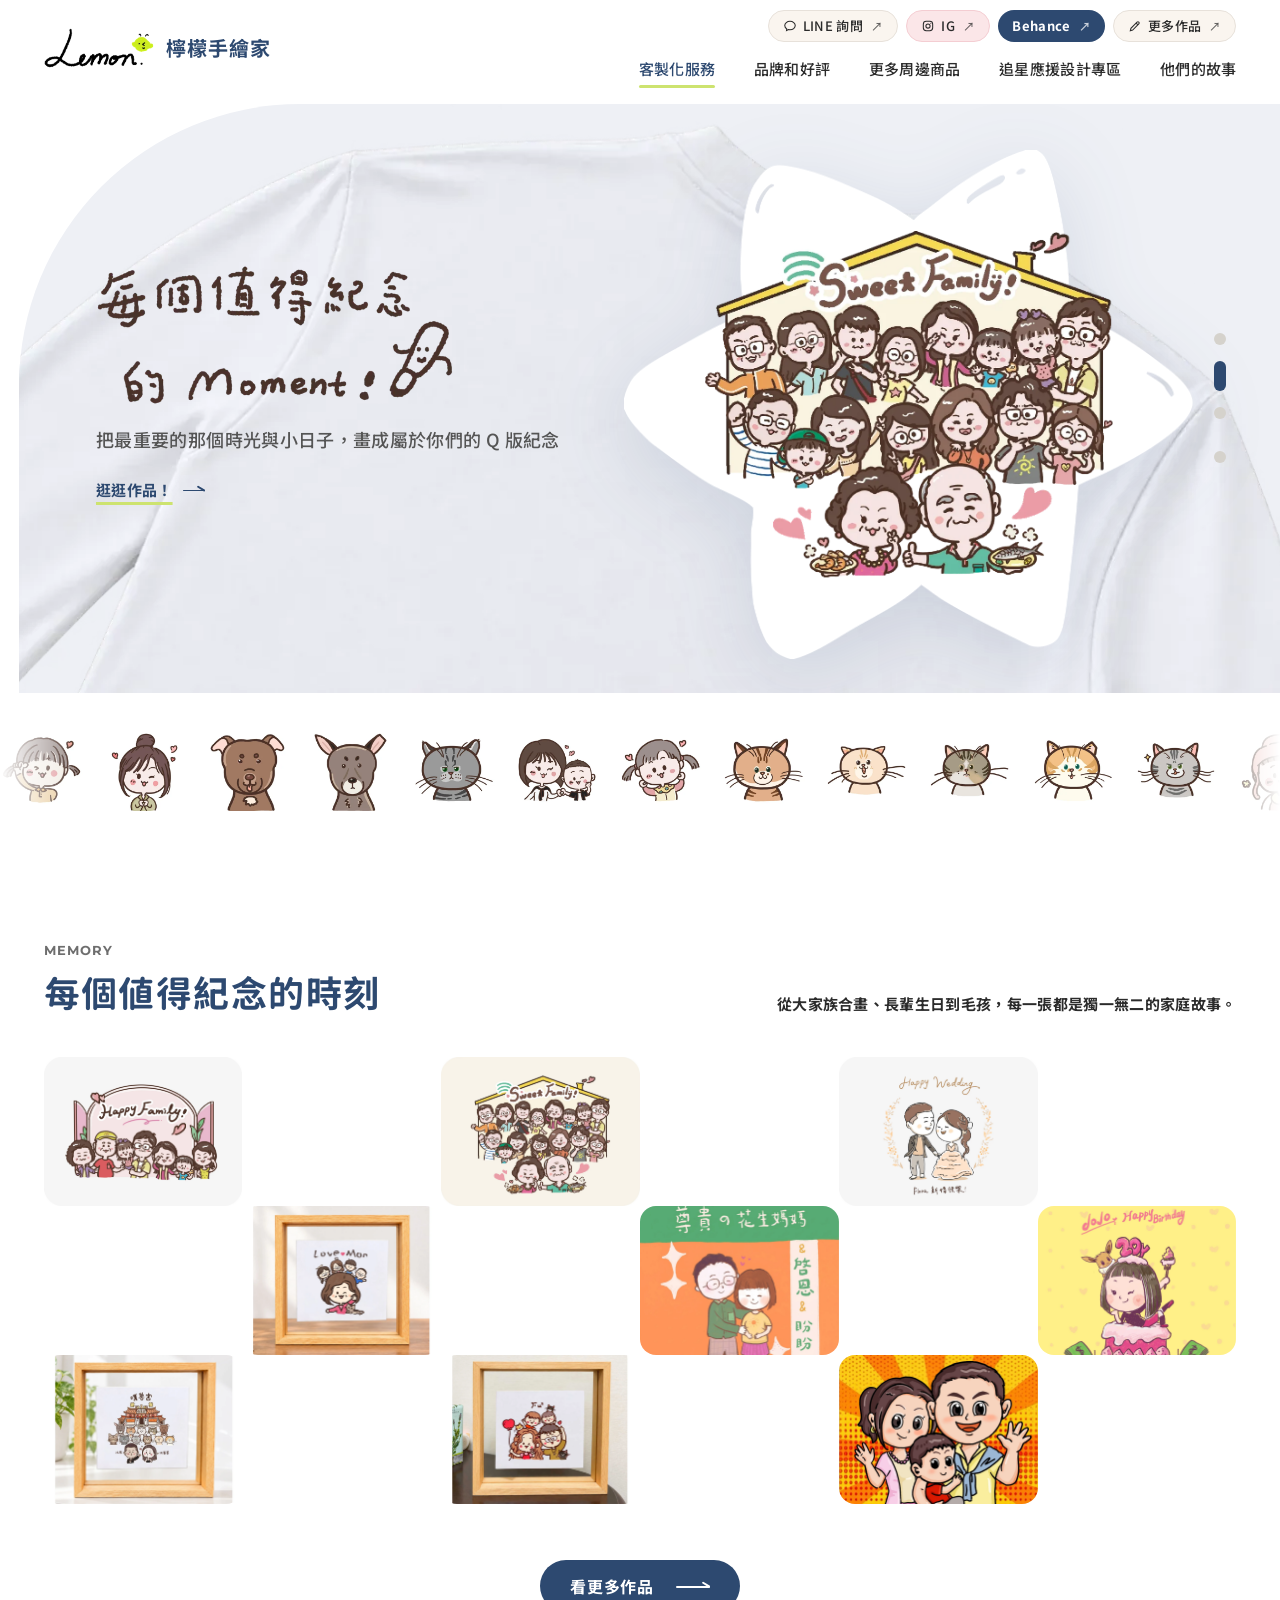
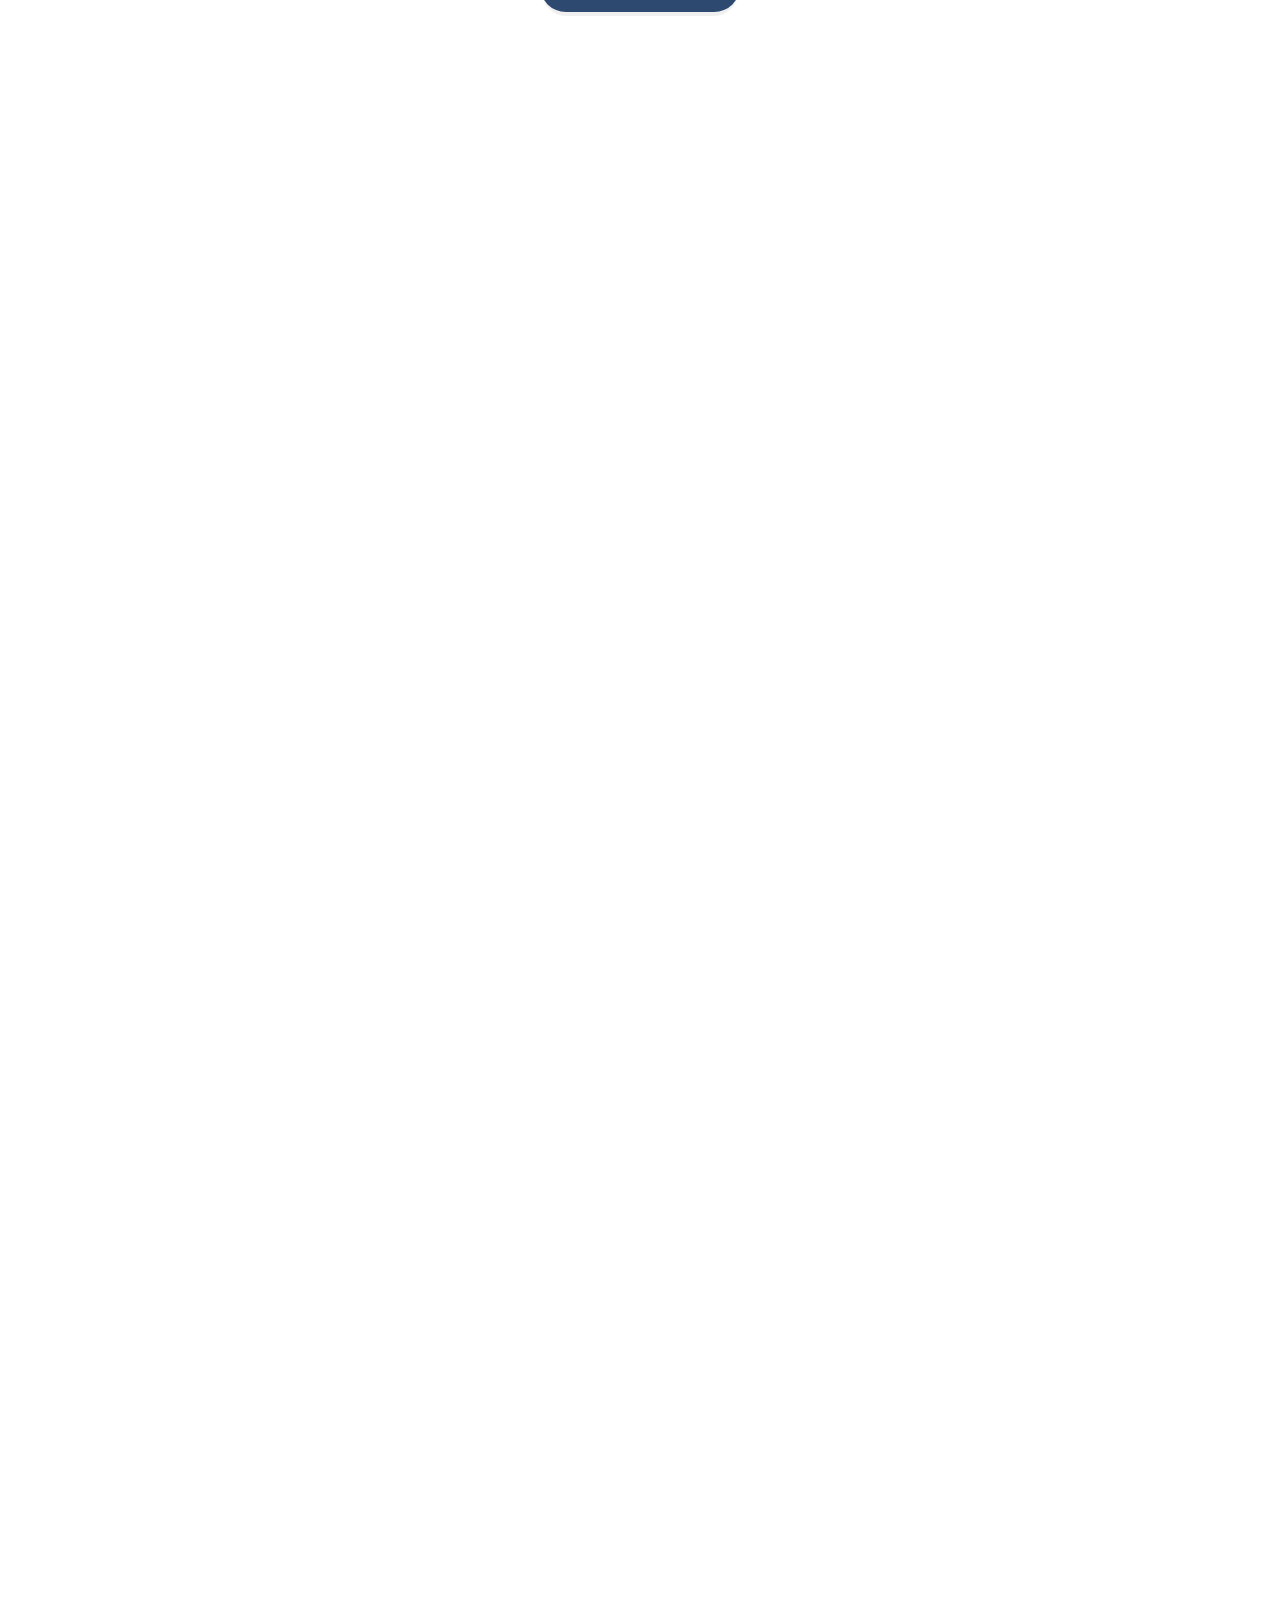
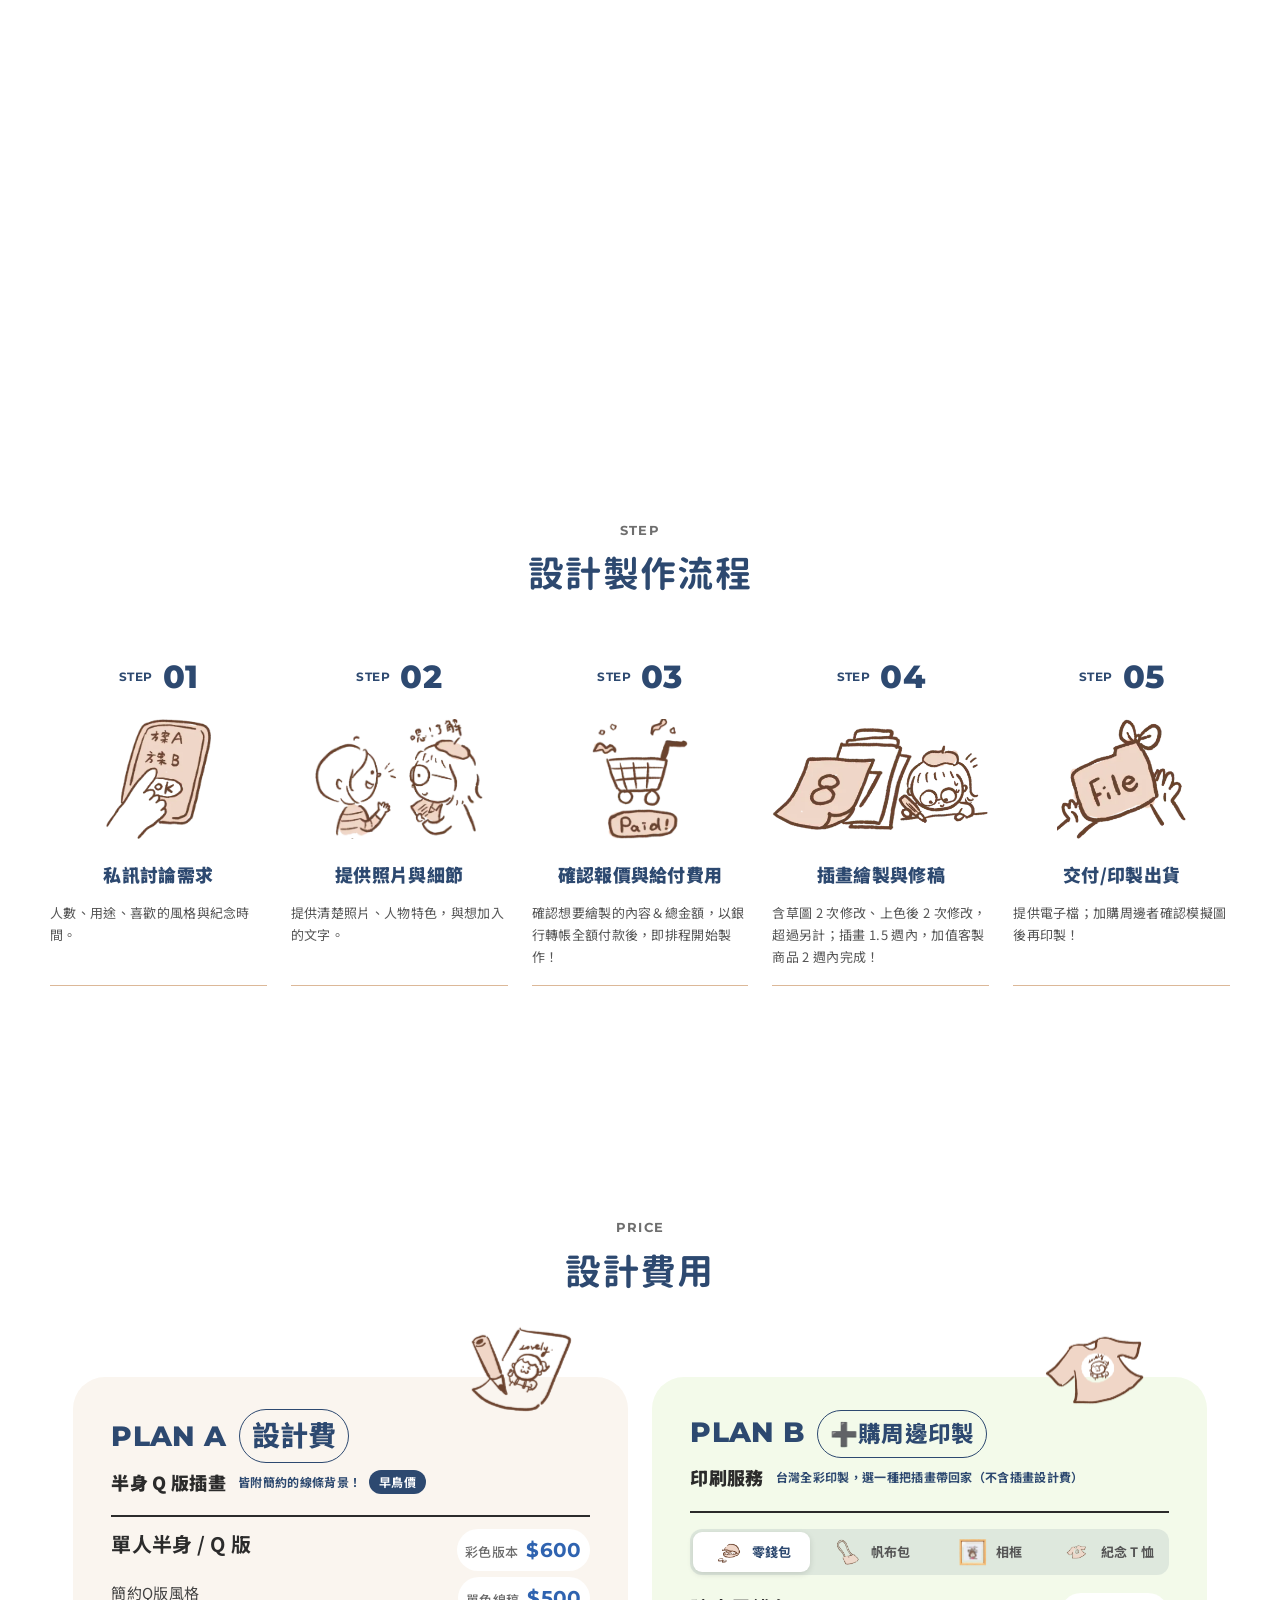
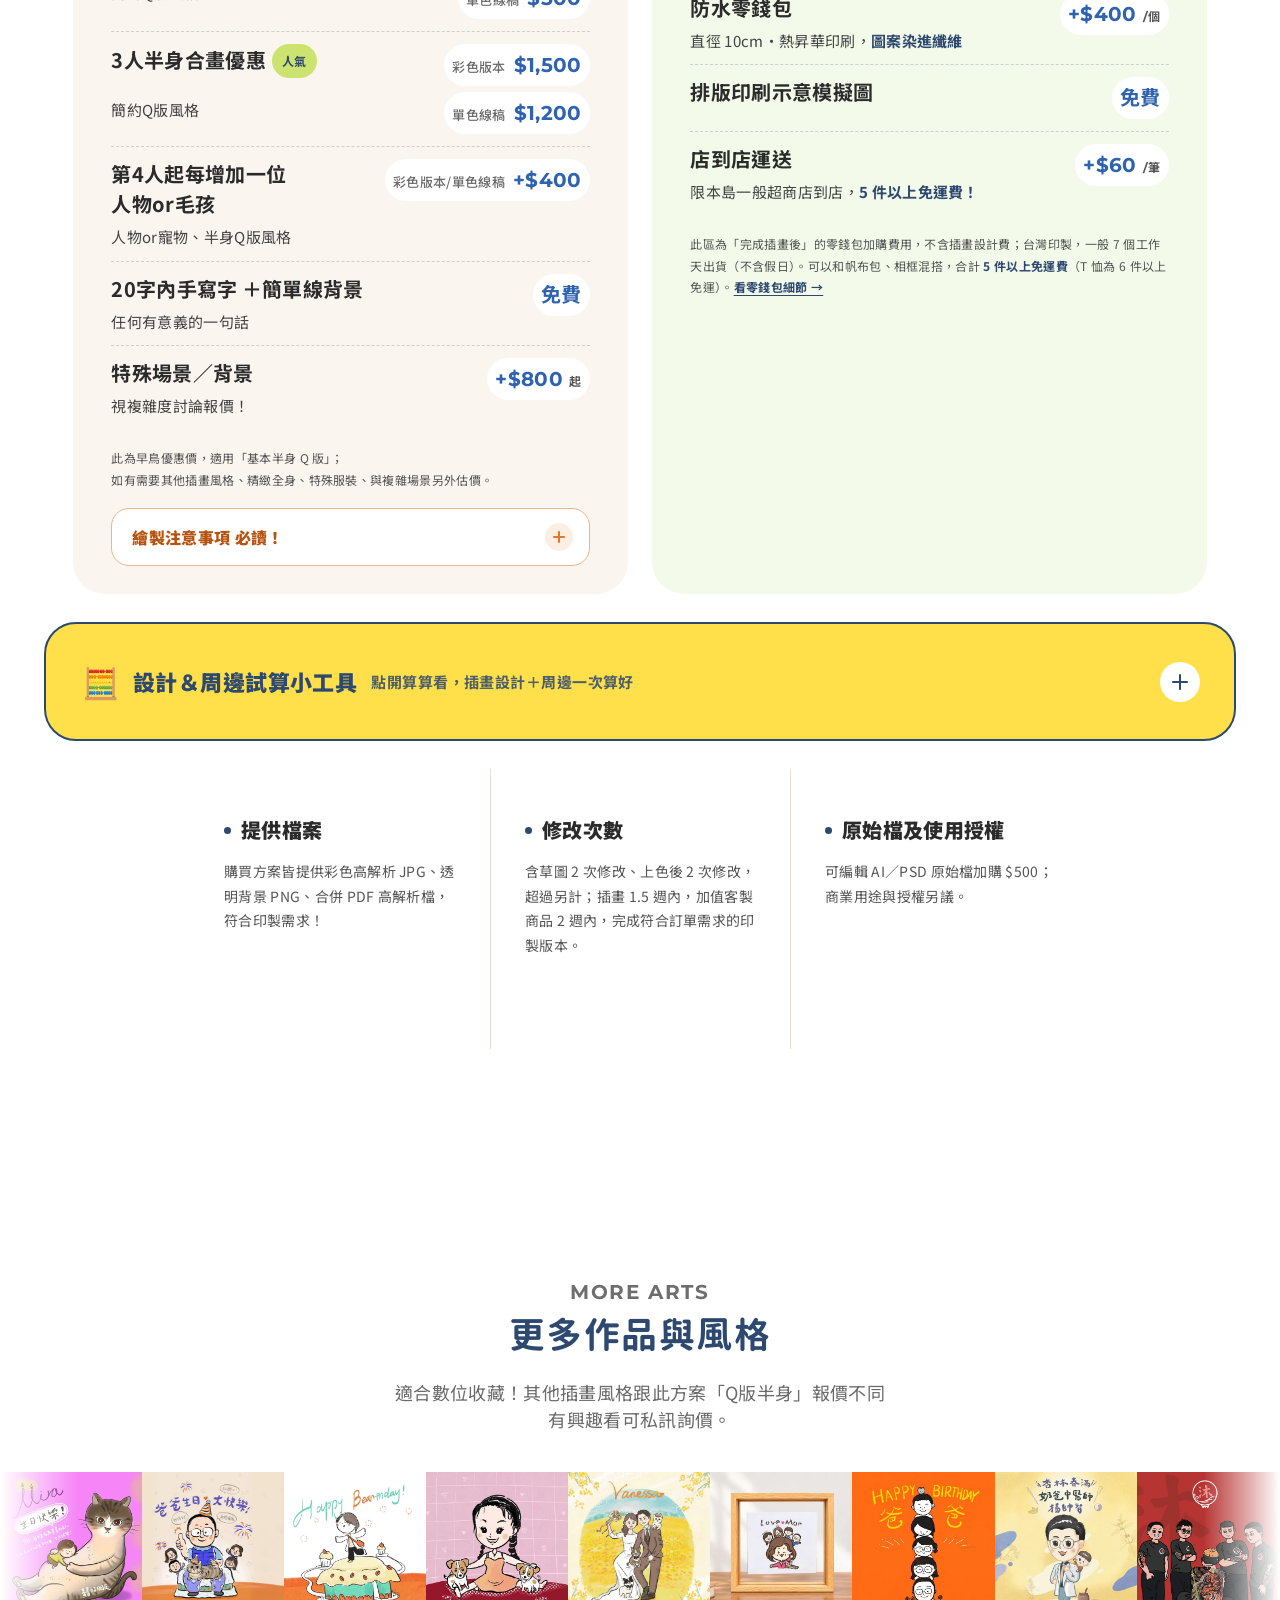
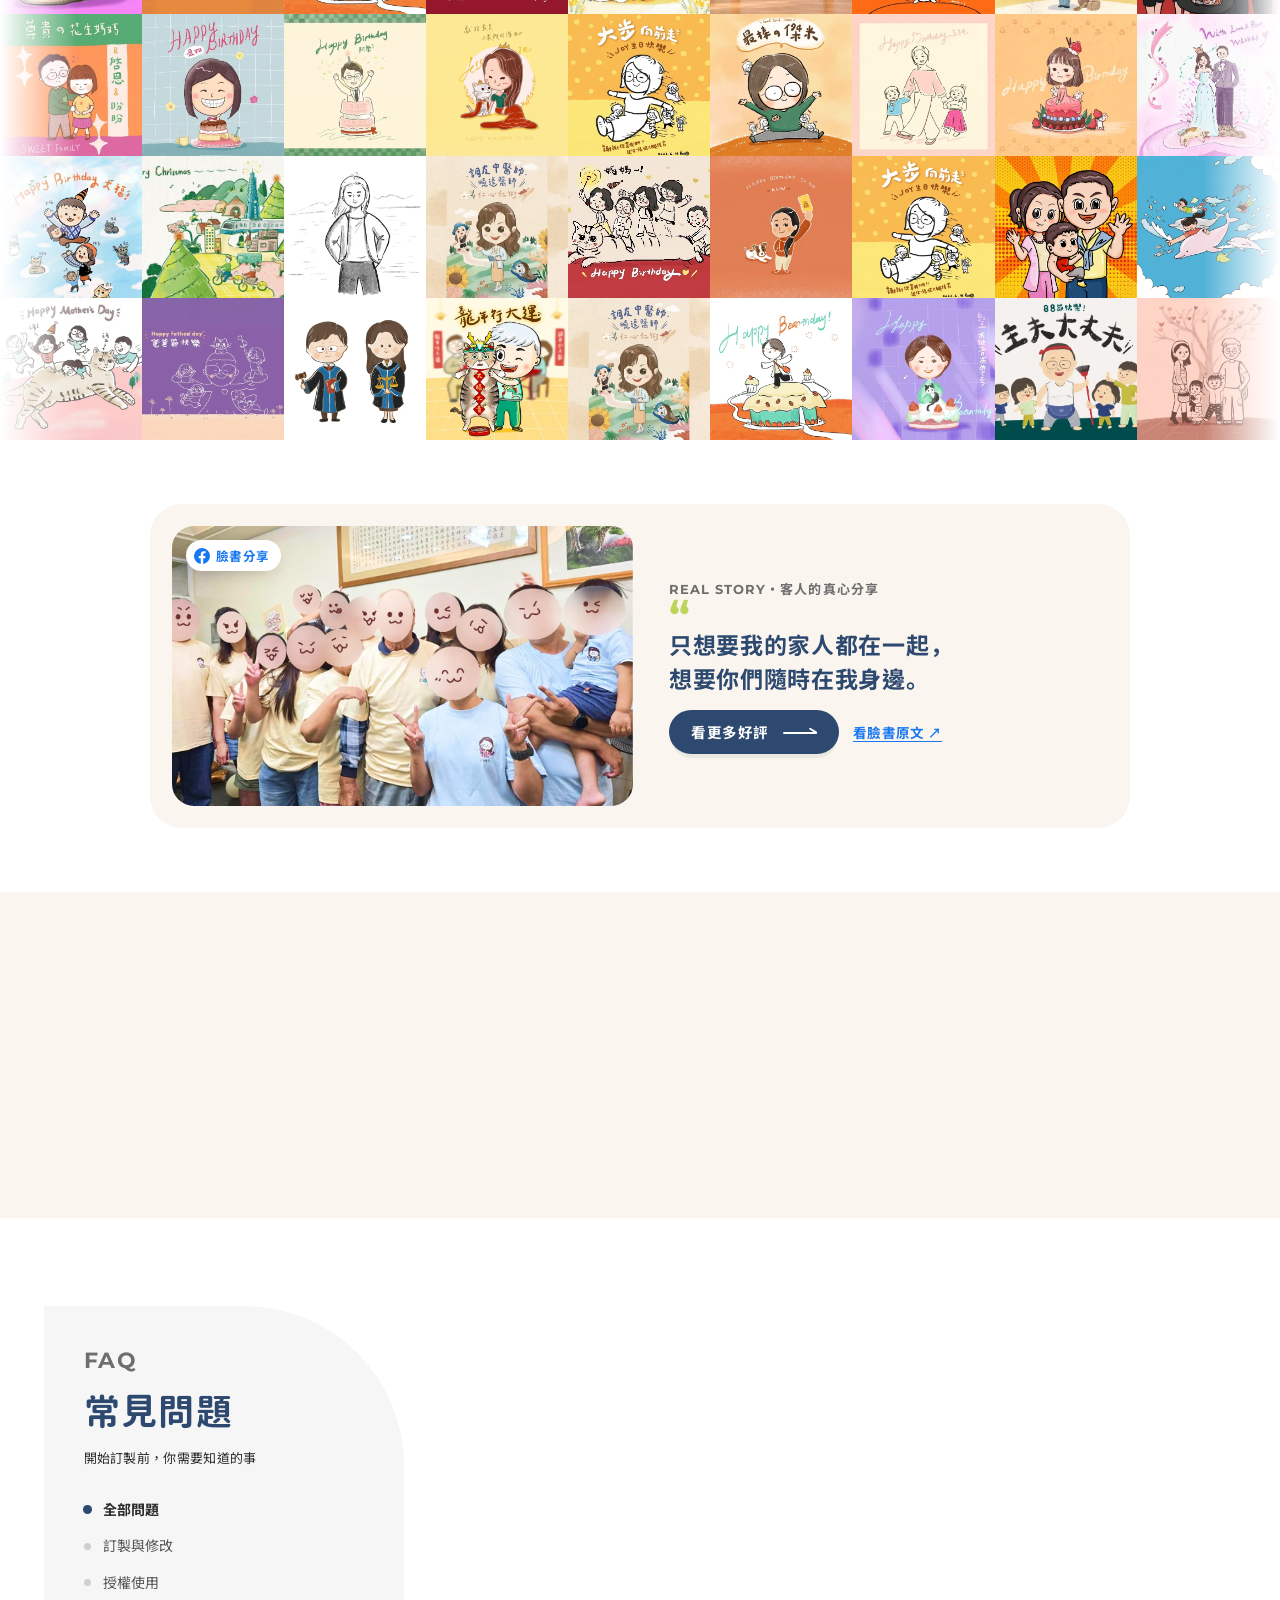
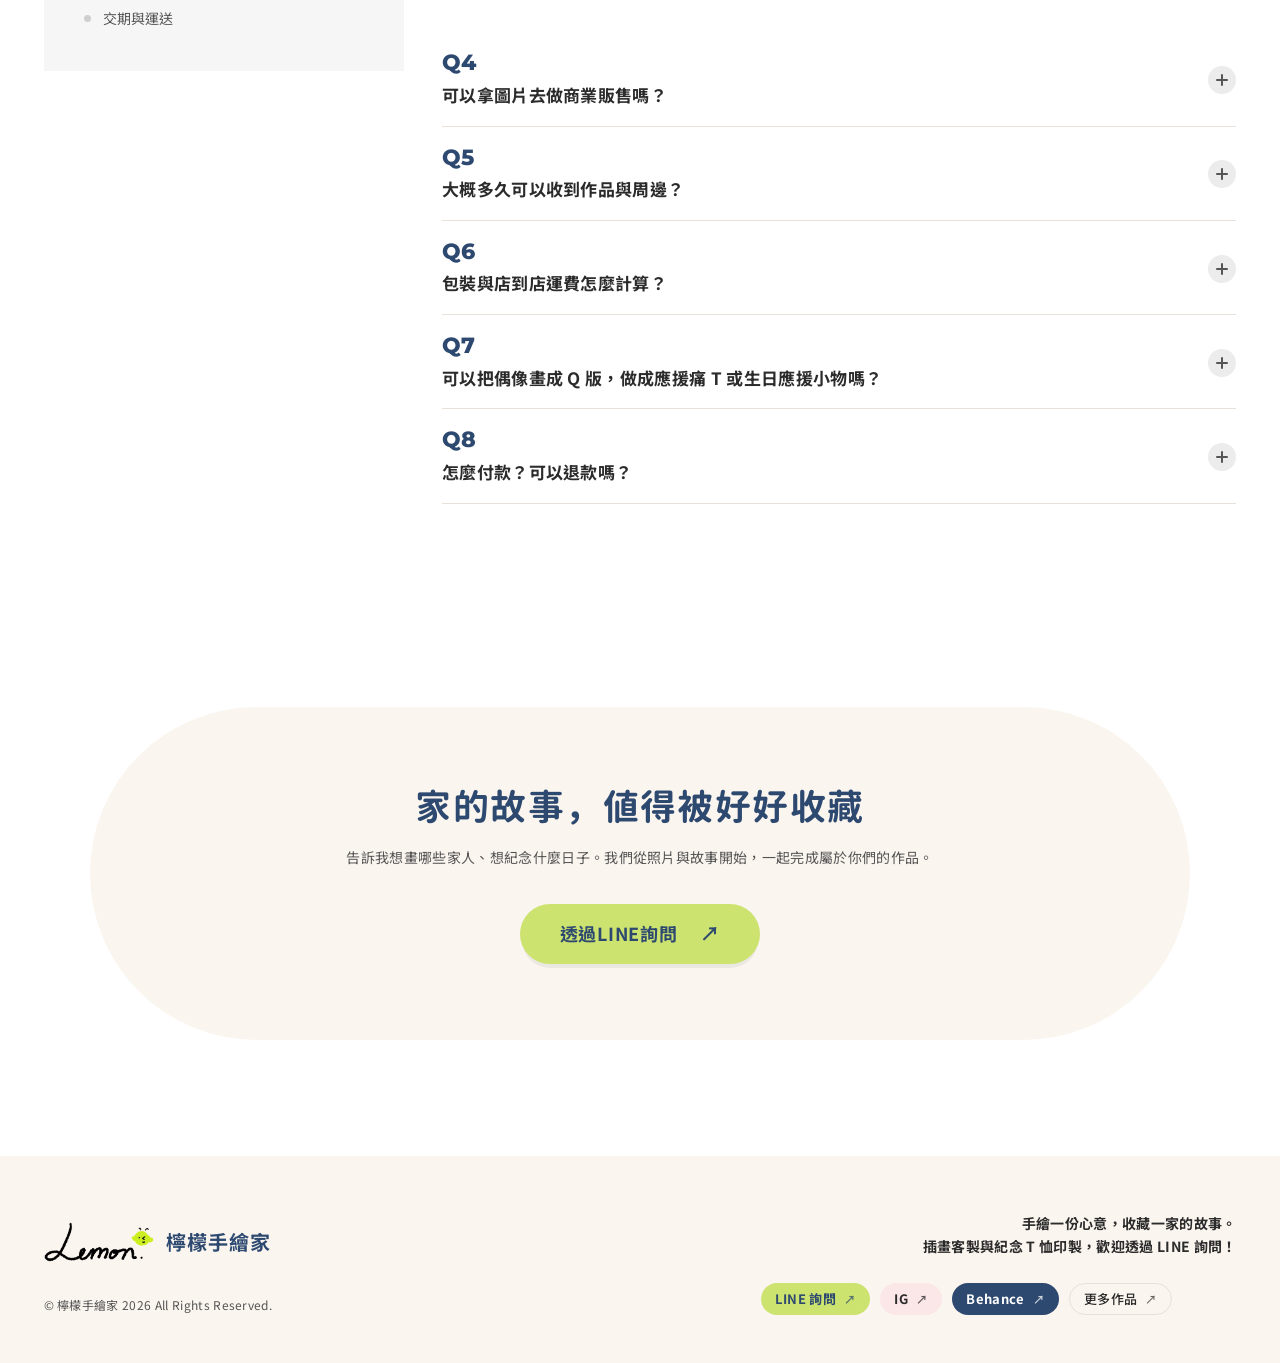
<file: index.html>
<!doctype html>
<html lang="zh-Hant-TW" class="no-js">
<head>
  <meta charset="utf-8" />
  <meta name="color-scheme" content="light" />
  <meta name="viewport" content="width=device-width, initial-scale=1, viewport-fit=cover" />
  <title>檸檬手繪家｜Q 版似顏繪・家庭插畫客製・紀念 T 恤與周邊</title>
  <meta name="description" content="檸檬手繪家 Lemon 親手繪製 Q 版似顏繪：全家福、家庭插畫、情侶與毛孩插畫客製，可做成紀念 T 恤、帆布包、零錢包，生日、紀念日與長輩生日的暖心禮物。" />
  <link rel="canonical" href="https://www.lemonhomeme.com/" />
  <meta name="robots" content="index, follow, max-image-preview:large" />
  <meta name="msvalidate.01" content="5BF5FDC9AF5DFE6A1871F7C6437EFE8A" />
  <meta property="og:type" content="website" />
  <meta property="og:site_name" content="檸檬手繪家" />
  <meta property="og:locale" content="zh_TW" />
  <meta property="og:title" content="檸檬手繪家｜Q 版似顏繪・家庭插畫客製・紀念 T 恤與周邊" />
  <meta property="og:description" content="檸檬手繪家 Lemon 親手繪製 Q 版似顏繪：全家福、家庭插畫、情侶與毛孩插畫客製，可做成紀念 T 恤、帆布包、零錢包，生日、紀念日與長輩生日的暖心禮物。" />
  <meta property="og:url" content="https://www.lemonhomeme.com/" />
  <meta property="og:image" content="https://www.lemonhomeme.com/assets/og-image.jpg" />
  <meta property="og:image:width" content="1200" />
  <meta property="og:image:height" content="630" />
  <meta property="og:image:alt" content="檸檬手繪家 Q 版家庭似顏繪插畫" />
  <meta name="twitter:card" content="summary_large_image" />
  <script type="application/ld+json">
{
 "@context": "https://schema.org",
 "@graph": [
  {
   "@type": "Organization",
   "@id": "https://www.lemonhomeme.com/#org",
   "name": "檸檬手繪家",
   "alternateName": [
    "Lemon",
    "檸檬手繪家 Lemon"
   ],
   "url": "https://www.lemonhomeme.com/",
   "logo": "https://www.lemonhomeme.com/assets/favicon-512.png",
   "image": "https://www.lemonhomeme.com/assets/og-image.jpg",
   "description": "手繪 Q 版似顏繪與家庭插畫客製品牌，提供插畫電子檔與紀念 T 恤、帆布包、零錢包、實木相框等周邊印製。",
   "areaServed": {
    "@type": "Country",
    "name": "台灣"
   },
   "sameAs": [
    "https://www.instagram.com/lemonhomeme/",
    "https://www.behance.net/kkkomo2102",
    "https://line.me/ti/p/~komo2102"
   ]
  },
  {
   "@type": "WebSite",
   "@id": "https://www.lemonhomeme.com/#website",
   "url": "https://www.lemonhomeme.com/",
   "name": "檸檬手繪家",
   "inLanguage": "zh-Hant-TW",
   "publisher": {
    "@id": "https://www.lemonhomeme.com/#org"
   }
  },
  {
   "@type": "Service",
   "@id": "https://www.lemonhomeme.com/#service",
   "name": "Q 版似顏繪・家庭插畫客製",
   "serviceType": "客製化插畫",
   "provider": {
    "@id": "https://www.lemonhomeme.com/#org"
   },
   "areaServed": {
    "@type": "Country",
    "name": "台灣"
   },
   "description": "依照片繪製半身 Q 版似顏繪，可畫全家福、情侶、長輩與毛孩，附簡約線條背景，提供高解析 JPG、透明 PNG 與 PDF。",
   "offers": [
    {
     "@type": "Offer",
     "name": "單人半身 Q 版插畫（彩色）",
     "price": "600",
     "priceCurrency": "TWD",
     "availability": "https://schema.org/InStock"
    },
    {
     "@type": "Offer",
     "name": "單人半身 Q 版插畫（單色線稿）",
     "price": "500",
     "priceCurrency": "TWD",
     "availability": "https://schema.org/InStock"
    },
    {
     "@type": "Offer",
     "name": "3 人半身合畫（彩色）",
     "price": "1500",
     "priceCurrency": "TWD",
     "availability": "https://schema.org/InStock"
    },
    {
     "@type": "Offer",
     "name": "3 人半身合畫（單色線稿）",
     "price": "1200",
     "priceCurrency": "TWD",
     "availability": "https://schema.org/InStock"
    },
    {
     "@type": "Offer",
     "name": "第 4 位起每增加一位人物或毛孩",
     "price": "400",
     "priceCurrency": "TWD",
     "availability": "https://schema.org/InStock"
    }
   ]
  },
  {
   "@type": "FAQPage",
   "@id": "https://www.lemonhomeme.com/#faq",
   "mainEntity": [
    {
     "@type": "Question",
     "name": "需要提供什麼照片？",
     "acceptedAnswer": {
      "@type": "Answer",
      "text": "建議提供五官清楚的個人照片、髮型與服裝參考，並說明希望呈現的動作或表情；不必一定有全家人的合照～"
     }
    },
    {
     "@type": "Question",
     "name": "一定要做衣服嗎？可以只訂插畫嗎？",
     "acceptedAnswer": {
      "@type": "Answer",
      "text": "不用一定做衣服！插畫與周邊分開計價：可以只買插畫（提供高清 JPG、PNG 電子檔），也可以做成零錢包、帆布包、實木相框或紀念 T 恤。"
     }
    },
    {
     "@type": "Question",
     "name": "如果畫好後想再修改，怎麼計費？",
     "acceptedAnswer": {
      "@type": "Answer",
      "text": "每筆訂單含草圖 2 次修改、上色後 2 次修改；超過後每次小修 $300。若需大幅更動構圖，將另外報價。"
     }
    },
    {
     "@type": "Question",
     "name": "可以拿圖片去做商業販售嗎？",
     "acceptedAnswer": {
      "@type": "Answer",
      "text": "基本授權為個人與家庭紀念使用。若要用於商品販售、廣告等商業用途，請先告知用途，授權範圍與費用另議噢"
     }
    },
    {
     "@type": "Question",
     "name": "大概多久可以收到作品與周邊？",
     "acceptedAnswer": {
      "@type": "Answer",
      "text": "實際時程依當時排單與人數而定！確認委託後，會一併告知預計交稿日，大約插畫 1.5 週內，加值客製商品 2 週內。 加購周邊者，於插畫定稿後再安排印製與出貨：零錢包、帆布包、相框約 7 個工作天，T 恤約 10～13 個工作天（不含例假日）。 P.S 美好送達需要一點點時間，不好意思！"
     }
    },
    {
     "@type": "Question",
     "name": "包裝與店到店運費怎麼計算？",
     "acceptedAnswer": {
      "@type": "Answer",
      "text": "基本包裝已含在商品售價中。本島一般店到店運費 $60／筆，不按件數累計；零錢包、帆布包、相框合計 5 件以上免運，T 恤 6 件以上免運！若多件需分箱、超材積或特殊寄送，須另行確認運費。"
     }
    }
    ,{
     "@type": "Question",
     "name": "可以把偶像畫成 Q 版，做成應援痛 T 或生日應援小物嗎？",
     "acceptedAnswer": {
      "@type": "Answer",
      "text": "可以！提供偶像的照片，就能畫成專屬手繪風格的 Q 版偶像，印成痛衣、演唱會應援痛 T，或做成零錢包、帆布包等生日應援活動小物，讓追星應援也獨一無二。插畫為個人收藏與應援使用，不提供商業販售。"
     }
    }
    ,{
     "@type": "Question",
     "name": "怎麼付款？可以退款嗎？",
     "acceptedAnswer": {
      "@type": "Answer",
      "text": "付款方式為銀行轉帳。確認繪製內容與總金額後，全額付款即可排程開始製作！付款後即開始繪製，便無法退單；修改次數請參考 Q3。"
     }
    }
   ]
  }
 ]
}
  </script>
  <meta name="theme-color" content="#2d4970" />
  <link rel="icon" href="favicon.ico" sizes="any" />
  <link rel="icon" type="image/png" sizes="32x32" href="assets/favicon-32.png" />
  <link rel="icon" type="image/png" sizes="48x48" href="assets/favicon-48.png" />
  <link rel="icon" type="image/png" sizes="96x96" href="assets/favicon-96.png" />
  <link rel="icon" type="image/png" sizes="192x192" href="assets/favicon-192.png" />
  <link rel="apple-touch-icon" href="assets/apple-touch-icon.png" />
  <link rel="preload" href="assets/fonts/GenJyuuGothic-Bold-titles.woff2" as="font" type="font/woff2" crossorigin />
  <script>
    /* Always open at the top (Hero): drop any #section in the link and don't restore old scroll positions */
    (function () {
      try {
        if ('scrollRestoration' in history) history.scrollRestoration = 'manual';
        if (location.hash) history.replaceState(null, '', location.pathname + location.search);
      } catch (e) {}
      var go = null;
      try { go = new URLSearchParams(location.search).get('go'); } catch (e) {}
      var top = function () {
        var el = go && document.getElementById(go);
        if (el) { el.scrollIntoView({ block: 'start' }); try { history.replaceState(null, '', location.pathname); } catch (e) {} go = null; }
        else window.scrollTo(0, 0);
      };
      window.addEventListener('load', top);
      window.addEventListener('pageshow', function (e) { if (e.persisted) top(); });
    })();
  </script>
  <link rel="preconnect" href="https://fonts.googleapis.com" />
  <link rel="preconnect" href="https://fonts.gstatic.com" crossorigin />
  <link href="https://fonts.googleapis.com/css2?family=Montserrat:wght@600;700;800&family=Noto+Sans+TC:wght@400;500;700;900&display=swap" rel="stylesheet" />
  <link rel="stylesheet" href="styles.css?v=191" />
  <link rel="stylesheet" href="hig-refresh.css?v=23" />
</head>
<body>
  <a class="skip-link" href="#main">跳到主要內容</a>

  <!-- ============ Header ============ -->
  <header class="site-header" id="top">
    <div class="container header-inner">
      <a class="brand" href="#top" aria-label="檸檬手繪家 回到頂端">
        <img src="assets/logo.webp" alt="Lemon" width="357" height="128" class="brand-logo" />
        <span class="brand-name">檸檬手繪家</span>
      </a>

      <div class="header-right">
        <div class="header-pills">
          <a class="pill pill-outline" href="https://line.me/ti/p/~komo2102" target="_blank" rel="noopener" data-line>
            <svg viewBox="0 0 24 24" aria-hidden="true"><path d="M12 4C7 4 3 7.3 3 11.3c0 2.3 1.3 4.3 3.4 5.7L6 20l3.3-1.8c.9.2 1.8.3 2.7.3 5 0 9-3.3 9-7.2S17 4 12 4Z"/></svg>
            LINE 詢問
          </a>
          <a class="pill pill-outline" href="https://www.instagram.com/lemonhomeme/" target="_blank" rel="noopener" data-social>
            <svg viewBox="0 0 24 24" aria-hidden="true"><rect x="4" y="4" width="16" height="16" rx="5"/><circle cx="12" cy="12" r="3.6"/><circle cx="16.8" cy="7.2" r=".9" class="fill"/></svg>
            IG
          </a>
          <a class="pill pill-navy" href="https://www.behance.net/kkkomo2102" target="_blank" rel="noopener noreferrer">Behance</a>
          <a class="pill pill-outline" href="https://super-mermaid-92f6fc.netlify.app/" target="_blank" rel="noopener">
            <svg viewBox="0 0 24 24" aria-hidden="true"><path d="M4 20l4-1 10.5-10.5a2.1 2.1 0 0 0-3-3L5 16l-1 4Z"/><path d="M14 7l3 3"/></svg>
            更多作品
          </a>
        </div>
        <nav class="main-nav" aria-label="主選單">
          <a href="index.html" class="is-active" aria-current="page">客製化服務</a>
          <a href="story.html">品牌和好評</a>
          <a href="goods.html">更多周邊商品</a>
          <a href="fan.html">追星應援設計專區</a>
          <a href="stories.html">他們的故事</a>
        </nav>
      </div>

      <button class="menu-toggle" aria-label="開啟選單" aria-expanded="false" aria-controls="mobile-menu">
        <span></span><span></span><span></span>
      </button>
    </div>

    <div class="mobile-menu" id="mobile-menu" hidden>
      <nav aria-label="手機選單">
        <a href="index.html" aria-current="page">客製化服務</a>
        <a href="story.html">品牌和好評</a>
        <a href="goods.html">更多周邊商品</a>
        <a href="fan.html">追星應援設計專區</a>
        <a href="stories.html">他們的故事</a>
      </nav>
      <div class="mobile-menu-pills">
        <a class="btn btn-lime" href="https://line.me/ti/p/~komo2102" target="_blank" rel="noopener" data-line>LINE 詢問 <i class="arrow"></i></a>
        <a class="pill pill-outline" href="https://www.instagram.com/lemonhomeme/" target="_blank" rel="noopener" data-social>IG</a>
        <a class="btn btn-navy" href="https://www.behance.net/kkkomo2102" target="_blank" rel="noopener noreferrer">Behance <i class="arrow"></i></a>
        <a class="pill pill-outline" href="https://super-mermaid-92f6fc.netlify.app/" target="_blank" rel="noopener">更多作品</a>
      </div>
    </div>
  </header>

  <main id="main">
    <!-- ============ Hero ============ -->
    <section class="hero" aria-label="主視覺">
      <div class="hero-shell">
        <img class="hero-tee" src="assets/hero/tee.webp" alt="" aria-hidden="true" />

        <div class="hero-copy">
          <h1 class="hero-title">
            <img src="assets/hero/title.webp" alt="每個值得紀念的 Moment！" width="595" height="233" />
          </h1>
          <p class="hero-sub">把最重要的那個時光與小日子，<span class="nowrap">畫成屬於你們的 Q 版紀念</span></p>
          <a class="hero-more" href="#features">逛逛作品！ <i class="arrow" aria-hidden="true"></i></a>
        </div>

        <div class="hero-stage" data-parallax>
          <div class="hero-slides">
            <!-- Slide 1 : Cute Family -->
            <figure class="hero-slide is-active" aria-label="Cute Family 插畫">
              <img class="star-bg" src="assets/hero/star-bg.webp" alt="" aria-hidden="true" width="1161" height="1038" />
              <img class="hs cover" src="assets/hero/cute-family-cover.webp?v=2" alt="Cute Family 全家福插畫" width="1164" height="1040" data-depth="1.2" />
            </figure>
            <!-- Slide 2 : Sweet Family -->
            <figure class="hero-slide" aria-label="Sweet Family 插畫">
              <img class="star-bg" src="assets/hero/star-bg.webp" alt="" aria-hidden="true" width="1161" height="1038" />
              <img class="hs sweet" src="assets/hero/sweet-family.webp" alt="Sweet Family 全家福插畫" data-depth="1.2" />
            </figure>
            <!-- Slide 3 : Happy Mother's Day -->
            <figure class="hero-slide" aria-label="Happy Mother's Day 插畫">
              <img class="star-bg" src="assets/hero/star-bg.webp" alt="" aria-hidden="true" width="1161" height="1038" />
              <img class="hs slide-art art-mom" src="assets/hero/mothers-day.webp" alt="Happy Mother's Day 家人與貓咪插畫" width="546" height="462" data-depth="1.2" loading="lazy" />
            </figure>
            <!-- Slide 4 : Happy Family -->
            <figure class="hero-slide" aria-label="Happy Family 插畫">
              <img class="star-bg" src="assets/hero/star-bg.webp" alt="" aria-hidden="true" width="1161" height="1038" />
              <img class="hs slide-art art-happy" src="assets/hero/happy-family.webp" alt="Happy Family 全家福插畫" width="1000" height="632" data-depth="1.2" loading="lazy" />
            </figure>
          </div>
        </div>

        <div class="hero-dots" role="tablist" aria-label="切換主視覺">
          <button class="is-active" role="tab" aria-selected="true" aria-label="第 1 張"></button>
          <button role="tab" aria-selected="false" aria-label="第 2 張"></button>
          <button role="tab" aria-selected="false" aria-label="第 3 張"></button>
          <button role="tab" aria-selected="false" aria-label="第 4 張"></button>
        </div>
      </div>
    </section>

    <!-- ============ Character marquee ============ -->
    <section class="char-strip" aria-label="角色插畫">
      <div class="marquee" data-speed="38">
        <div class="marquee-track" id="charTrack"></div>
      </div>
    </section>


    <!-- ============ Family illustration ============ -->
    <section class="family section" id="features">
      <div class="container">
        <div class="family-head reveal">
          <div>
            <p class="eyebrow">MEMORY</p>
            <h2 class="h2">每個值得紀念的時刻</h2>
          </div>
          <p class="family-desc">從大家族合畫、長輩生日到毛孩，每一張都是獨一無二的家庭故事。</p>
        </div>

        <div class="family-grid" id="familyGrid"></div>

        <div class="center reveal">
          <a class="btn btn-navy" href="#works">看更多作品 <i class="arrow"></i></a>
        </div>
      </div>
    </section>

    <!-- ============ Goods first：選擇帶回家的方式 ============ -->
    <section class="goods-entry section" id="goods" aria-labelledby="goods-entry-title">
      <div class="container">
        <div class="ge-card reveal">
          <header class="ge-head">
            <img class="ge-head-art" src="assets/story/merch.webp" alt="" aria-hidden="true" width="720" height="493" loading="lazy" draggable="false" />
            <h2 class="ge-title" id="goods-entry-title"><span class="nowrap">一張插畫，</span><span class="nowrap">選一種方式帶在身邊</span></h2>
            <p class="ge-desc">同一張專屬插畫，<span class="nowrap">可以做成每天用得到的小物！</span></p>
          </header>
          <div class="ge-items">
            <div class="ge-item is-hot">
              <span class="ge-tier">送禮首選</span>
              <span class="ge-art"><img src="assets/goods/purse-art.webp" alt="防水零錢包手繪插圖" width="475" height="390" loading="lazy" /></span>
              <b>防水零錢包</b>
              <span class="ge-price">印刷 $400</span>
            </div>
            <div class="ge-item">
              <span class="ge-tier">日常實用</span>
              <span class="ge-art"><img src="assets/goods/tote-art.webp" alt="側背帆布小包手繪插圖" width="472" height="390" loading="lazy" /></span>
              <b>側背帆布小包</b>
              <span class="ge-price">印刷 $500</span>
            </div>
            <div class="ge-item">
              <span class="ge-tier">全家一起穿</span>
              <span class="ge-art"><img src="assets/goods/tee-icon.webp" alt="紀念 T 恤示意圖" width="428" height="267" loading="lazy" /></span>
              <b>紀念 T 恤</b>
              <span class="ge-price">印刷 $500 起・2 件以上有套組價</span>
            </div>
            <div class="ge-item">
              <span class="ge-tier">居家擺飾</span>
              <span class="ge-art"><img src="assets/goods/frame-art.webp" alt="實木相框裡夾著家庭似顏繪插畫" width="245" height="242" loading="lazy" /></span>
              <b>實木相框</b>
              <span class="ge-price">含印刷 $360</span>
            </div>
          </div>
          <p class="ge-only">只想要插畫也可以：<b>插畫電子檔 <span class="num">$600</span> 起</b>，提供高清 JPG／PNG／PDF。</p>
          <a class="btn btn-navy" href="goods.html">看全部周邊商品 <i class="arrow"></i></a>
          <p class="ge-fan"><a href="fan.html">💛 客製應援小物 <i aria-hidden="true">›</i></a></p>
        </div>
      </div>
    </section>

    <!-- ============ Simple pricing ============ -->
    <section class="simple section" id="pricing">
      <div class="container">
        <h2 class="h2 center reveal"><span class="nowrap">簡單透明，</span><span class="nowrap">依需求自由搭配。</span></h2>
        <p class="psteps-lead reveal">從一幅插畫開始，把回憶帶在身邊。</p>
        <ol class="psteps">
          <li class="pstep reveal" style="--d:0">
            <div class="pstep-media"><img class="pstep-img" src="assets/family/art-happy-family-hd.webp" alt="Happy Family 全家福 Q 版插畫" width="1634" height="1227" loading="lazy" /></div>
            <div class="pstep-body">
              <h3 class="pstep-title"><span class="pstep-no">01</span>畫出專屬回憶</h3>
              <p class="pstep-text">先選擇人物數量，完成一幅專屬 Q 版插畫。</p>
            </div>
          </li>
          <li class="pstep reveal" style="--d:1">
            <div class="pstep-media"><img class="pstep-img pstep-img-art" src="assets/story/merch.webp" alt="插畫可以做成帆布包、T 恤、相框與卡片的手繪示意圖" width="720" height="493" loading="lazy" /></div>
            <div class="pstep-body">
              <h3 class="pstep-title"><span class="pstep-no">02</span>選一種方式帶在身邊</h3>
              <p class="pstep-text">零錢包、帆布包、實木相框、紀念 T 恤，或只收藏插畫電子檔。</p>
            </div>
          </li>
        </ol>

        <div class="scenes reveal">
          <h3 class="scenes-title">更多使用情境</h3>
          <p class="scenes-text">
            <span>可以將圖送給最重要的<span class="nowrap">他/她/大家</span></span>
            <span class="warm">適合數位收藏、<span class="nowrap">印成相框</span></span>
            <span class="warm">｜<span class="nowrap">無框畫</span>｜<span class="nowrap">印製孩童紅包袋</span>｜<span class="nowrap">婚禮小物</span>｜</span>
            <span class="warm"><span class="nowrap">客製周邊</span>｜<span class="nowrap">家庭Q版畫紀念</span>｜<span class="nowrap">似顏繪 T 恤</span>｜<span class="nowrap">追星應援痛 T</span>、<span class="nowrap">生日應援小物</span></span>
            <span>與其他個人紀念用途。</span>
          </p>
          <img class="scenes-art" src="assets/story/scenes-art.svg" alt="插畫可以做成卡片、相框、T 恤、帽子與提袋，女孩和柴犬開心比 YA" width="562" height="258" loading="lazy" />
        </div>
      </div>
    </section>

    <!-- ============ Process ============ -->
    <section class="process section" id="process">
      <div class="container">
        <header class="section-head reveal">
          <p class="eyebrow center">STEP</p>
          <h2 class="h2">設計製作流程</h2>
        </header>
        <ol class="steps">
          <li class="step reveal" style="--d:0">
            <p class="step-no"><small>STEP</small> 01</p>
            <img src="assets/steps/s1.webp" alt="客製流程第 1 步：私訊討論需求" loading="lazy" />
            <h3>私訊討論需求</h3>
            <p>人數、用途、喜歡的風格與紀念時間。</p>
          </li>
          <li class="step reveal" style="--d:1">
            <p class="step-no"><small>STEP</small> 02</p>
            <img src="assets/steps/s2.webp" alt="客製流程第 2 步：提供照片與細節" loading="lazy" />
            <h3>提供照片與細節</h3>
            <p>提供清楚照片、人物特色，與想加入的文字。</p>
          </li>
          <li class="step reveal" style="--d:2">
            <p class="step-no"><small>STEP</small> 03</p>
            <img src="assets/steps/s3.webp" alt="客製流程第 3 步：確認報價與付款" loading="lazy" />
            <h3>確認報價與給付費用</h3>
            <p>確認想要繪製的內容＆總金額，以銀行轉帳全額付款後，即排程開始製作！</p>
          </li>
          <li class="step reveal" style="--d:3">
            <p class="step-no"><small>STEP</small> 04</p>
            <img src="assets/steps/s4.webp" alt="客製流程第 4 步：插畫繪製與修稿" loading="lazy" />
            <h3>插畫繪製與修稿</h3>
            <p>含草圖 2 次修改、上色後 2 次修改，超過另計；插畫 1.5 週內，加值客製商品 2 週內完成！</p>
          </li>
          <li class="step reveal" style="--d:4">
            <p class="step-no"><small>STEP</small> 05</p>
            <img src="assets/steps/s5.webp" alt="客製流程第 5 步：交付電子檔與印製出貨" loading="lazy" />
            <h3>交付/印製出貨</h3>
            <p>提供電子檔；加購周邊者確認模擬圖後再印製！</p>
          </li>
        </ol>
      </div>
    </section>

    <!-- ============ Price tables ============ -->
    <section class="price section">
      <div class="container">
        <header class="section-head reveal">
          <p class="eyebrow center">PRICE</p>
          <h2 class="h2">設計費用</h2>
        </header>

        <div class="plans">
          <article class="plan reveal" id="price-a" style="--d:0">
            <h3 class="plan-name"><span class="plan-name-text">PLAN A <span class="nowrap plan-name-box">設計費</span></span><img class="plan-icon" src="assets/price/plan-a-icon.svg" alt="" aria-hidden="true" width="141" height="89" /></h3>
            <p class="plan-sub">半身 Q 版插畫 <span class="sub-line"><em>皆附簡約的線條背景！</em><span class="tag tag-navy">早鳥價</span></span></p>
            <ul class="plan-list">
              <li><div><b class="wrap-ok"><span class="nowrap">單人半身</span> <span class="nowrap">/ Q 版</span></b><small class="spec-note">簡約Q版風格</small></div><div class="amt-group"><span class="amt"><i class="amt-label">彩色版本</i>$600</span><span class="amt"><i class="amt-label">單色線稿</i>$500</span></div></li>
              <li class="hot"><div><b class="hot-title">3人半身合畫<span class="nowrap">優惠<span class="tag tag-lime">人氣</span></span></b><small class="spec-note">簡約Q版風格</small></div><div class="amt-group"><span class="amt"><i class="amt-label">彩色版本</i>$1,500</span><span class="amt"><i class="amt-label">單色線稿</i>$1,200</span></div></li>
              <li><div><b class="wrap-ok"><span class="nowrap">第4人起每增加一位</span> <span class="nowrap">人物or毛孩</span></b><small class="spec-note">人物or寵物、半身Q版風格</small></div><span class="amt amt-stack"><i class="amt-label">彩色版本/單色線稿</i>+$400</span></li>
              <li><div><b class="wrap-ok"><span class="nowrap">20字內手寫字</span><span class="nowrap">＋簡單線背景</span></b><small class="spec-note">任何有意義的一句話</small></div><span class="amt amt-free">免費</span></li>
              <li><div><b>特殊場景／背景</b><small class="spec-note">視複雜度討論報價！</small></div><span class="amt">+$800 <small>起</small></span></li>
            </ul>
            <p class="plan-note">此為早鳥優惠價，適用「基本半身 Q 版」；<br />如有需要其他插畫風格、精緻全身、特殊服裝、與複雜場景另外估價。</p>
            <details class="plan-notice">
              <summary><span class="notice-title">繪製注意事項 必讀！</span><i class="q-icon" aria-hidden="true"></i></summary>
              <div class="notice-body">
                <h4>🔸繪製注意事項：</h4>
                <ul>
                  <li>1、價錢以人頭計價，一個人$600（加一人或寵物加收400）。</li>
                  <li>2、插畫 1.5 週內，加值客製商品 2 週內（不含假日），不接2天內急件。</li>
                  <li>3、加20字內不收費，請在繪製完成前告知！</li>
                  <li>4、中文字體統一為手寫字體、英文字體可以選擇黑體或是手寫體。</li>
                </ul>
                <h4>🔸訂購流程</h4>
                <ul>
                  <li>1、與設計師討論後繪製方向！</li>
                  <li>2、付款方式為銀行轉帳，全額付款後即開始繪製；開始繪製後便不可退單。</li>
                  <li>3、繪製完成會提供草圖給您看，含草圖 2 次修改＋上色後 2 次修改，超過另計。</li>
                  <li class="sub">＊微調：底色、瀏海、膚色、表情調整（高矮胖瘦、動作變換算是大改，不再微調範圍內）。</li>
                  <li>4、可自行提供logo不須加價，如需修改設計logo需額外報價。</li>
                  <li>5、如有包含印製t-shirt，會提供模擬圖給客戶！</li>
                </ul>
                <h4>🔸提供照片須知</h4>
                <ul>
                  <li>1、照片要清晰可見五官。1人至少提供2張圖，盡量完整</li>
                  <li>2、畫風屬於Q版風格（非寫實），其他風格另外討論報價。</li>
                </ul>
              </div>
            </details>
          </article>

          <article class="plan reveal" id="price-b" style="--d:1">
            <h3 class="plan-name"><span class="plan-name-text">PLAN B <span class="nowrap plan-name-small plan-name-box">➕購周邊印製</span></span><img class="plan-icon" src="assets/price/plan-b-icon.svg" alt="" aria-hidden="true" width="141" height="89" /></h3>
            <p class="plan-sub">印刷服務 <span class="sub-line"><em>台灣全彩印製，選一種把插畫帶回家<span class="nowrap">（不含插畫設計費）</span></em></span></p>
            <div class="pb-tabs" role="tablist" aria-label="周邊品項">
              <button type="button" role="tab" id="pb-tab-purse" aria-controls="pb-purse" aria-selected="true"><img class="pb-ico" src="assets/goods/purse-art.webp" alt="" aria-hidden="true" width="28" height="24" />零錢包</button>
              <button type="button" role="tab" id="pb-tab-tote" aria-controls="pb-tote" aria-selected="false" tabindex="-1"><img class="pb-ico" src="assets/goods/tote-art.webp" alt="" aria-hidden="true" width="28" height="24" />帆布包</button>
              <button type="button" role="tab" id="pb-tab-frame" aria-controls="pb-frame" aria-selected="false" tabindex="-1"><img class="pb-ico" src="assets/goods/frame-art.webp" alt="" aria-hidden="true" width="28" height="24" />相框</button>
              <button type="button" role="tab" id="pb-tab-tee" aria-controls="pb-tee" aria-selected="false" tabindex="-1"><img class="pb-ico" src="assets/goods/tee-icon.webp" alt="" aria-hidden="true" width="28" height="24" />紀念 T 恤</button>
            </div>
            <div class="pb-panel" id="pb-purse" role="tabpanel" aria-labelledby="pb-tab-purse">
            <ul class="plan-list">
              <li><div><b>防水零錢包</b><small class="spec-note">直徑 10cm・熱昇華印刷，<span class="hl">圖案染進纖維</span></small></div><span class="amt">+$400 <small>/個</small></span></li>
              <li><div><b>排版印刷示意模擬圖</b></div><span class="amt amt-free">免費</span></li>
              <li><div><b>店到店運送</b><small class="spec-note">限本島一般超商店到店，<span class="hl">5 件以上免運費！</span></small></div><span class="amt">+$60 <small>/筆</small></span></li>
            </ul>
            <p class="plan-note">此區為「完成插畫後」的零錢包加購費用，不含插畫設計費；台灣印製，一般 7 個工作天出貨（不含假日）。可以和帆布包、相框混搭，合計 <b>5 件以上免運費</b>（T 恤為 6 件以上免運）。<a class="plan-more" href="goods.html#purse">看零錢包細節 →</a></p>
            </div>
            <div class="pb-panel" id="pb-tote" role="tabpanel" aria-labelledby="pb-tab-tote" hidden>
            <ul class="plan-list">
              <li><div><b>側背帆布小包</b><small class="spec-note">高 30×寬 35×底寬 10cm・熱昇華印刷・開口押扣</small></div><span class="amt">+$500 <small>/個</small></span></li>
              <li><div><b>排版印刷示意模擬圖</b></div><span class="amt amt-free">免費</span></li>
              <li><div><b>店到店運送</b><small class="spec-note">限本島一般超商店到店，<span class="hl">5 件以上免運費！</span></small></div><span class="amt">+$60 <small>/筆</small></span></li>
            </ul>
            <p class="plan-note">此區為「完成插畫後」的帆布包加購費用，不含插畫設計費；台灣印製，一般 7 個工作天出貨（不含假日）。可以和零錢包、相框混搭，合計 <b>5 件以上免運費</b>（T 恤為 6 件以上免運）。<a class="plan-more" href="goods.html#tote">看帆布包細節 →</a></p>
            </div>
            <div class="pb-panel" id="pb-frame" role="tabpanel" aria-labelledby="pb-tab-frame" hidden>
            <ul class="plan-list">
              <li><div><b>實木相框</b><small class="spec-note">松木、雙玻璃・正方形 6 寸，內徑 15.2×15.2cm・<span class="hl">買相框送印刷</span></small></div><span class="amt">+$360 <small>/個</small></span></li>
              <li><div><b>排版印刷示意模擬圖</b></div><span class="amt amt-free">免費</span></li>
              <li><div><b>店到店運送</b><small class="spec-note">限本島一般超商店到店，<span class="hl">5 件以上免運費！</span></small></div><span class="amt">+$60 <small>/筆</small></span></li>
            </ul>
            <p class="plan-note">此區為「完成插畫後」的相框加購費用（含印刷），不含插畫設計費；台灣印製，一般 7 個工作天出貨（不含假日）。可以和零錢包、帆布包混搭，合計 <b>5 件以上免運費</b>（T 恤為 6 件以上免運）。<a class="plan-more" href="goods.html#frame">看相框細節 →</a></p>
            </div>
            <div class="pb-panel" id="pb-tee" role="tabpanel" aria-labelledby="pb-tab-tee" hidden>
            <ul class="plan-list">
              <li class="has-method"><div><b>成人/兒童</b><small class="spec-note">含素面衣服＋<span class="hl">單面A5大小</span>印刷彩色圖</small><button type="button" class="method-btn" data-open-dialog="print-method">印刷工法介紹<span class="method-arrow" aria-hidden="true">→</span></button></div><div class="amt-group amt-quad"><span class="amt"><i class="amt-label">短袖・轉印</i>+$500 <small>/件</small></span><span class="amt"><i class="amt-label">短袖・直噴</i>+$740 <small>/件</small></span><span class="amt"><i class="amt-label">長袖・轉印</i>+$680 <small>/件</small></span></div></li>
              <li><div><b>升級雙面印製</b><small class="spec-note">＋價購 - A5尺寸印刷彩色圖</small></div><span class="amt">+$40 <small>/件</small></span></li>
              <li><div><b>排版印刷示意模擬圖</b></div><span class="amt amt-free">免費</span></li>
              <li><div><b>店到店運送</b><small class="spec-note">限本島一般超商店到店，<span class="hl">T 恤 6 件以上免運費！</span></small></div><span class="amt">+$60 <small>/筆</small></span></li>
              <li><div><b>衣服印刷急件費</b><small class="spec-note">衣服送印後10～13個工作天，加急件減3個工作天</small></div><span class="amt">+20%</span></li>
            </ul>
            <p class="plan-note">此區為「完成插畫後」的 T 恤加購費用，不含插畫設計費；顏色、尺寸與材質依實際型號確認。本島一般店到店運費 $60／筆，不按件數累計，<b>T 恤 6 件以上免運費</b>；若多件需分箱、超材積或特殊寄送，須另行確認運費。<b>2 件以上有套組價，一起穿更划算！</b><a class="plan-more" href="goods.html#packages">看 T 恤套組價 →</a></p>
            </div>
          </article>
        </div>

          <details class="calc reveal" id="calc" data-plan-b="PLAN B 周邊印製" data-sub-label="周邊小計">
            <summary><span class="calc-ico" aria-hidden="true">🧮</span>設計＆周邊試算小工具<small>點開算算看，插畫設計＋周邊一次算好</small><i class="q-icon" aria-hidden="true"></i></summary>
            <div class="calc-body">
              <div class="calc-items">
                <p class="calc-group-title">PLAN A 插畫設計</p>
                <div class="calc-row" id="calc-people"><span>人物 <small id="calc-people-note">1 人 $600・3 人 $1,500</small></span><div class="stepper"><button type="button" data-step="-1" aria-label="人物減一位">−</button><output>0</output><button type="button" data-step="1" aria-label="人物加一位">+</button></div></div>
                <div class="calc-row" id="calc-pets"><span>毛孩 <small id="calc-pets-note">+$400／隻</small></span><div class="stepper"><button type="button" data-step="-1" aria-label="毛孩減一隻">−</button><output>0</output><button type="button" data-step="1" aria-label="毛孩加一隻">+</button></div></div>
                <label class="calc-double"><input type="checkbox" id="calc-mono" /> 改為單色線稿 <small>1 人 $500・3 人 $1,200・每增加一位 +$400</small></label>
                <label class="calc-double"><input type="checkbox" id="calc-bg" /> 特殊場景（需討論） <small>+$800 起</small></label>
                <p class="calc-group-title">PLAN B 周邊印製</p>
                <div class="calc-row" data-price="400" data-name="防水零錢包"><span>防水零錢包 <small>$400</small></span><div class="stepper"><button type="button" data-step="-1" aria-label="防水零錢包減一">−</button><output>0</output><button type="button" data-step="1" aria-label="防水零錢包加一">+</button></div></div>
                <div class="calc-row" data-price="500" data-name="側背帆布小包"><span>側背帆布小包 <small>$500</small></span><div class="stepper"><button type="button" data-step="-1" aria-label="側背帆布小包減一">−</button><output>0</output><button type="button" data-step="1" aria-label="側背帆布小包加一">+</button></div></div>
                <div class="calc-row" data-price="360" data-name="實木相框（含印刷）"><span>實木相框 <small>$360・含印刷</small></span><div class="stepper"><button type="button" data-step="-1" aria-label="實木相框減一">−</button><output>0</output><button type="button" data-step="1" aria-label="實木相框加一">+</button></div></div>
                <div class="calc-row" data-price="500" data-name="短袖・轉印" data-tee><span>T 恤 短袖・轉印 <small>成人/兒童 $500</small></span><div class="stepper"><button type="button" data-step="-1" aria-label="短袖轉印減一件">−</button><output>0</output><button type="button" data-step="1" aria-label="短袖轉印加一件">+</button></div></div>
                <div class="calc-row" data-price="740" data-name="短袖・直噴" data-tee><span>T 恤 短袖・直噴 <small>成人/兒童 $740</small></span><div class="stepper"><button type="button" data-step="-1" aria-label="短袖直噴減一件">−</button><output>0</output><button type="button" data-step="1" aria-label="短袖直噴加一件">+</button></div></div>
                <div class="calc-row" data-price="680" data-name="長袖・轉印" data-tee><span>T 恤 長袖・轉印 <small>成人/兒童 $680</small></span><div class="stepper"><button type="button" data-step="-1" aria-label="長袖轉印減一件">−</button><output>0</output><button type="button" data-step="1" aria-label="長袖轉印加一件">+</button></div></div>
                <label class="calc-double"><input type="checkbox" id="calc-double" /> T 恤升級雙面印製 <small>+$40／件</small></label>
                <label class="calc-double"><input type="checkbox" id="calc-rush" /> 衣服印刷急件 <small>+20%・加急件減 3 個工作天</small></label>
              </div>
              <div class="calc-side">
              <dl class="calc-sum" aria-live="polite">
                <div><dt>插畫設計費</dt><dd id="calc-design">$0</dd></div>
                <div><dt>周邊原價小計</dt><dd id="calc-sub">$0</dd></div>
                <div><dt id="calc-deal-name">T 恤套組優惠</dt><dd id="calc-deal">−$0</dd></div>
                <div id="calc-rush-row" hidden><dt>衣服印刷急件費</dt><dd id="calc-rush-fee">+$0</dd></div>
                <div><dt>店到店運費</dt><dd id="calc-ship">$0</dd></div>
                <div class="calc-total"><dt>預估總計</dt><dd id="calc-total">$0</dd></div>
              </dl>
              <div class="calc-actions">
                <button type="button" class="btn btn-navy calc-quote-btn" id="calc-quote-btn">製作報價單</button>
                <button type="button" class="btn btn-lime calc-download-btn" id="calc-download-btn" hidden>下載報價 <i class="arrow"></i></button>
                <button type="button" class="btn calc-fill-btn" id="calc-fill-btn">帶入預填表單</button>
              </div>
              <p class="calc-error" id="calc-error" role="alert" hidden>請先選擇人物或周邊數量，再按「製作報價單」。</p>
              </div>
              <p class="calc-note">＊實際金額以私訊報價為準。</p>
              <figure class="calc-quote" id="calc-quote" hidden>
                <img id="calc-quote-img" alt="報價單預覽" />
                <figcaption>報價單預覽・手機可長按圖片儲存，或按「下載報價」存成 JPG</figcaption>
              </figure>
            </div>
          </details>

        <div class="info-cards">
          <article class="info reveal" style="--d:0"><h3>提供檔案</h3><p>購買方案皆提供彩色高解析 JPG、透明背景 PNG、合併 PDF 高解析檔，符合印製需求！</p></article>
          <article class="info reveal" style="--d:1"><h3>修改次數</h3><p>含草圖 2 次修改、上色後 2 次修改，超過另計；插畫 1.5 週內，加值客製商品 2 週內，完成符合訂單需求的印製版本。</p></article>
          <article class="info reveal" style="--d:2"><h3>原始檔及使用授權</h3><p>可編輯 AI／PSD 原始檔加購 $500；商業用途與授權另議。</p></article>
        </div>
      </div>
    </section>


    <!-- ============ Works wall ============ -->
    <section class="works" id="works" aria-labelledby="works-title">
      <header class="works-head container reveal">
        <p class="works-eyebrow" lang="en">MORE ARTS</p>
        <h2 class="works-title" id="works-title">更多作品與風格</h2>
        <p class="works-desc">適合數位收藏！其他插畫風格跟此方案<span class="nowrap">「Q版半身」</span>報價不同<span class="m-only">，</span><br />有興趣看可私訊詢價。</p>
      </header>
      <div class="works-wall" id="worksWall"></div>
    </section>

    <!-- ============ FAQ ============ -->

    <!-- ============ 口碑精選：臉書分享（首頁） ============ -->
    <section class="fb-review-sec fb-review-home" aria-labelledby="fb-review-home-title">
      <div class="container">
        <article class="fb-review reveal">
          <figure class="fb-review-media">
            <img src="assets/reviews/photo-family.webp?v=2" alt="大家族穿上客製家服的合照（臉部以表情貼圖遮蓋）" width="1306" height="915" loading="lazy" />
            <span class="fb-review-badge"><svg viewBox="0 0 24 24" aria-hidden="true"><path d="M24 12a12 12 0 1 0-13.9 11.9v-8.4H7.1V12h3V9.4c0-3 1.8-4.7 4.5-4.7 1.3 0 2.7.2 2.7.2v3h-1.5c-1.5 0-2 .9-2 1.9V12h3.4l-.5 3.5h-2.9v8.4A12 12 0 0 0 24 12Z"/></svg>臉書分享</span>
          </figure>
          <div class="fb-review-body">
            <p class="fb-review-eyebrow">REAL STORY・客人的真心分享</p>
            <h2 class="fb-review-quote" id="fb-review-home-title">只想要我的家人都在一起，<br />想要你們隨時在我身邊。</h2>
            <div class="fb-review-actions">
              <a class="btn btn-navy" href="story.html#reviews">看更多好評 <i class="arrow"></i></a>
              <a class="fb-review-link" href="https://www.facebook.com/share/p/1F76dQCwqQ/" target="_blank" rel="noopener">看臉書原文 ↗</a>
            </div>
          </div>
        </article>
      </div>
    </section>

    <!-- ============ 預填表單（送出方式在 main.js 的 ORDER_FORM 設定） ============ -->
    <section class="order section section-beige" id="order-form" aria-labelledby="order-title">
      <div class="container">
        <header class="section-head reveal">
          <p class="eyebrow center">ORDER FORM</p>
          <h2 class="h2" id="order-title">預填表單</h2>
          <p class="lead">先花 1 分鐘填好，我會依內容回覆報價與預計交期，免去來回詢問～</p>
        </header>
        <details class="order-box reveal" id="orderBox">
          <summary><span class="calc-ico" aria-hidden="true">📝</span>填寫預填表單<small>點開填寫，約 1 分鐘完成</small><i class="q-icon" aria-hidden="true"></i></summary>
        <form class="order-form" id="orderForm" novalidate>
          <div class="of-hp" aria-hidden="true"><label>請勿填寫<input name="website" tabindex="-1" autocomplete="off" /></label></div>
          <fieldset>
            <legend>聯絡方式</legend>
            <div class="of-grid">
              <label class="of-field"><span>怎麼稱呼你？<em>必填</em></span><input name="name" required autocomplete="name" placeholder="例：王小姐" /></label>
              <label class="of-field"><span>LINE ID 或 Email<em>必填</em></span><input name="contact" required placeholder="方便回覆你的方式" /></label>
            </div>
          </fieldset>
          <fieldset>
            <legend>想畫什麼</legend>
            <div class="of-grid">
              <label class="of-field"><span>用途／場合</span>
                <select name="occasion">
                  <option value="">請選擇</option>
                  <option>生日禮物</option><option>長輩生日・祝壽</option><option>紀念日・情侶</option><option>婚禮・婚禮小物</option>
                  <option>過年・家族聚會</option><option>毛孩紀念</option><option>追星應援</option><option>其他</option>
                </select>
              </label>
              <label class="of-field"><span>希望收到的日期</span><input type="date" name="due" /></label>
              <label class="of-field"><span>人物幾位<em>必填</em></span><input type="number" name="people" min="0" max="50" inputmode="numeric" required placeholder="0" /></label>
              <label class="of-field"><span>毛孩幾隻</span><input type="number" name="pets" min="0" max="20" inputmode="numeric" placeholder="0" /></label>
            </div>
            <p class="of-hint of-deadline" id="orderDeadline" hidden></p>
            <div class="of-field"><span>風格</span>
              <div class="of-chips">
                <label><input type="radio" name="style" value="彩色" checked /> 彩色</label>
                <label><input type="radio" name="style" value="單色線稿" /> 單色線稿</label>
                <label><input type="radio" name="style" value="還不確定" /> 還不確定</label>
              </div>
            </div>
          </fieldset>
          <fieldset>
            <legend>想做成什麼</legend>
            <div class="of-chips">
              <label><input type="checkbox" name="goods" value="只要插畫電子檔" /> 只要插畫電子檔</label>
              <label><input type="checkbox" name="goods" value="防水零錢包" /> 防水零錢包</label>
              <label><input type="checkbox" name="goods" value="側背帆布小包" /> 側背帆布小包</label>
              <label><input type="checkbox" name="goods" value="實木相框" /> 實木相框</label>
              <label><input type="checkbox" name="goods" value="紀念 T 恤" /> 紀念 T 恤</label>
            </div>
            <div class="of-details">
              <div class="of-detail" data-for="防水零錢包" hidden><div class="of-qty"><span>防水零錢包</span><div class="of-step"><button type="button" data-d="-1" aria-label="防水零錢包數量減一">−</button><input type="number" name="q_purse" min="0" max="99" value="0" inputmode="numeric" aria-label="防水零錢包數量" /><button type="button" data-d="1" aria-label="防水零錢包數量加一">+</button></div></div></div>
              <div class="of-detail" data-for="側背帆布小包" hidden><div class="of-qty"><span>側背帆布小包</span><div class="of-step"><button type="button" data-d="-1" aria-label="帆布包數量減一">−</button><input type="number" name="q_tote" min="0" max="99" value="0" inputmode="numeric" aria-label="帆布包數量" /><button type="button" data-d="1" aria-label="帆布包數量加一">+</button></div></div></div>
              <div class="of-detail" data-for="實木相框" hidden><div class="of-qty"><span>實木相框</span><div class="of-step"><button type="button" data-d="-1" aria-label="相框數量減一">−</button><input type="number" name="q_frame" min="0" max="99" value="0" inputmode="numeric" aria-label="相框數量" /><button type="button" data-d="1" aria-label="相框數量加一">+</button></div></div></div>
              <div class="of-detail of-tee" data-for="紀念 T 恤" hidden>
                <p class="of-sub">T 恤款式（可複選）</p>
                <div class="of-chips of-chips-sm">
                  <label><input type="checkbox" name="tee_type" value="短袖・轉印" /> 短袖・轉印 $500</label>
                  <label><input type="checkbox" name="tee_type" value="短袖・直噴" /> 短袖・直噴 $740</label>
                  <label><input type="checkbox" name="tee_type" value="長袖・轉印" /> 長袖・轉印 $680</label>
                  <label><input type="checkbox" name="tee_type" value="雙面印製" /> 升級雙面 +$40</label>
                  <label><input type="checkbox" name="tee_type" value="還不確定" /> 還不確定</label>
                </div>
                <p class="of-sub">T 恤件數<small class="of-sub-note">尺寸私訊告知</small></p>
                <div class="of-tee-qty"><div class="of-qty"><span>成人</span><div class="of-step"><button type="button" data-d="-1" aria-label="成人 T 恤件數減一">−</button><input type="number" name="tee_adult" min="0" max="99" value="0" inputmode="numeric" aria-label="成人 T 恤件數" /><button type="button" data-d="1" aria-label="成人 T 恤件數加一">+</button></div></div><div class="of-qty"><span>兒童</span><div class="of-step"><button type="button" data-d="-1" aria-label="兒童 T 恤件數減一">−</button><input type="number" name="tee_kid" min="0" max="99" value="0" inputmode="numeric" aria-label="兒童 T 恤件數" /><button type="button" data-d="1" aria-label="兒童 T 恤件數加一">+</button></div></div></div>
                <p class="of-tee-total" id="teeTotal">T 恤合計 0 件</p>
              </div>
            </div>
            <label class="of-field"><span>其他數量說明（選填）</span><input name="qty" placeholder="例：想混搭不同顏色……" /></label>
          </fieldset>
          <fieldset>
            <legend>其他</legend>
            <label class="of-field"><span>想加入的一句話（20 字內免費）</span><input name="text" maxlength="40" placeholder="例：2026 我們這一家" /></label>
            <label class="of-field"><span>想跟我說的事</span><textarea name="note" rows="4" placeholder="人物特色、想要的動作或表情、特別的故事……"></textarea></label>
            <p class="of-hint">📷 照片請在送出後，透過 LINE 傳給我（每人至少 2 張、五官清楚）。</p>
          </fieldset>
          <p class="of-error" id="orderError" role="alert" hidden></p>
          <div class="of-actions">
            <button type="submit" class="btn btn-navy btn-lg">送出預填表單 <i class="arrow"></i></button>
          </div>
          <div class="of-done" id="orderDone" hidden>
            <h3>已整理好你的需求 🍋</h3>
            <p id="orderDoneMsg">請按「複製內容」，再到 LINE 貼給我，並附上照片。</p>
            <pre id="orderSummary"></pre>
            <div class="of-actions">
              <button type="button" class="btn btn-lime" id="orderCopy">複製內容</button>
              <a class="btn btn-navy" data-line href="https://line.me/ti/p/~komo2102">開啟 LINE 傳照片 <i class="arrow"></i></a>
            </div>
          </div>
        </form>
        </details>
      </div>
    </section>

    <section class="faq section" id="faq">
      <div class="container faq-inner">
        <aside class="faq-side reveal">
          <p class="eyebrow">FAQ</p>
          <h2 class="h2">常見問題</h2>
          <p class="faq-sub">開始訂製前，你需要知道的事</p>
          <ul class="faq-filters" role="tablist" aria-label="問題分類">
            <li><button class="is-active" data-filter="all" role="tab" aria-selected="true">全部問題</button></li>
            <li><button data-filter="order" role="tab" aria-selected="false">訂製與修改</button></li>
            <li><button data-filter="license" role="tab" aria-selected="false">授權使用</button></li>
            <li><button data-filter="ship" role="tab" aria-selected="false">交期與運送</button></li>
          </ul>
        </aside>

        <div class="faq-list">
          <details class="qa reveal" data-cat="order" open>
            <summary><span class="q-no">Q1</span><span class="q-text">需要提供什麼照片？</span><i class="q-icon" aria-hidden="true"></i></summary>
            <div class="qa-body"><p>建議提供五官清楚的個人照片、髮型與服裝參考，並說明希望呈現的動作或表情；不必一定有全家人的合照～</p></div>
          </details>
          <details class="qa reveal" data-cat="order">
            <summary><span class="q-no">Q2</span><span class="q-text">一定要做衣服嗎？可以只訂插畫嗎？</span><i class="q-icon" aria-hidden="true"></i></summary>
            <div class="qa-body"><p>不用一定做衣服！插畫與周邊分開計價：可以只買插畫（提供高清 JPG、PNG 電子檔），也可以做成零錢包、帆布包、實木相框或紀念 T 恤。</p></div>
          </details>
          <details class="qa reveal" data-cat="order">
            <summary><span class="q-no">Q3</span><span class="q-text">如果畫好後想再修改，怎麼計費？</span><i class="q-icon" aria-hidden="true"></i></summary>
            <div class="qa-body"><p>每筆訂單含草圖 2 次修改、上色後 2 次修改；超過後每次小修 $300。若需大幅更動構圖，將另外報價。</p></div>
          </details>
          <details class="qa reveal" data-cat="license">
            <summary><span class="q-no">Q4</span><span class="q-text">可以拿圖片去做商業販售嗎？</span><i class="q-icon" aria-hidden="true"></i></summary>
            <div class="qa-body"><p>基本授權為個人與家庭紀念使用。若要用於商品販售、廣告等商業用途，請先告知用途，授權範圍與費用另議噢</p></div>
          </details>
          <details class="qa reveal" data-cat="ship">
            <summary><span class="q-no">Q5</span><span class="q-text">大概多久可以收到作品與周邊？</span><i class="q-icon" aria-hidden="true"></i></summary>
            <div class="qa-body"><p>實際時程依當時排單與人數而定！確認委託後，會一併告知預計交稿日，大約插畫 1.5 週內，加值客製商品 2 週內。<span class="qa-gap"></span>加購周邊者，於插畫定稿後再安排印製與出貨：零錢包、帆布包、相框約 7 個工作天，T 恤約 10～13 個工作天（不含例假日）。<span class="qa-gap"></span>P.S 美好送達需要一點點時間，不好意思！</p></div>
          </details>
          <details class="qa reveal" data-cat="ship">
            <summary><span class="q-no">Q6</span><span class="q-text">包裝與店到店運費怎麼計算？</span><i class="q-icon" aria-hidden="true"></i></summary>
            <div class="qa-body"><p>基本包裝已含在商品售價中。本島一般店到店運費 $60／筆，不按件數累計；零錢包、帆布包、相框合計 5 件以上免運，T 恤 6 件以上免運！若多件需分箱、超材積或特殊寄送，須另行確認運費。</p></div>
          </details>
          <details class="qa reveal" data-cat="order">
            <summary><span class="q-no">Q7</span><span class="q-text">可以把偶像畫成 Q 版，做成應援痛 T 或生日應援小物嗎？</span><i class="q-icon" aria-hidden="true"></i></summary>
            <div class="qa-body"><p>可以！提供偶像的照片，就能畫成專屬手繪風格的 Q 版偶像，印成痛衣、演唱會應援痛 T，或做成零錢包、帆布包等生日應援活動小物，讓追星應援也獨一無二。插畫為個人收藏與應援使用，不提供商業販售。<span class="qa-gap"></span>應援色、下單時程與大量訂製，請看<a class="qa-link" href="fan.html">追星應援專區</a>。</p></div>
          </details>
          <details class="qa reveal" data-cat="order">
            <summary><span class="q-no">Q8</span><span class="q-text">怎麼付款？可以退款嗎？</span><i class="q-icon" aria-hidden="true"></i></summary>
            <div class="qa-body"><p>付款方式為銀行轉帳。確認繪製內容與總金額後，全額付款即可排程開始製作！<span class="qa-gap"></span>付款後即開始繪製，便無法退單；修改次數請參考 Q3。</p></div>
          </details>
        </div>
      </div>
    </section>

    <!-- ============ CTA ============ -->
    <section class="cta section" id="contact">
      <div class="container">
        <div class="cta-card reveal">
          <h2 class="h2"><span class="m-line">家的故事<span class="d-only">，</span></span><span class="m-line">值得被好好收藏</span></h2>
          <p>告訴我想畫哪些家人、想紀念什麼日子。我們從照片與故事開始，一起完成屬於你們的作品。</p>
          <a class="btn btn-lime btn-lg" href="https://line.me/ti/p/~komo2102" target="_blank" rel="noopener" data-line>透過LINE詢問 <i class="arrow"></i></a>
        </div>
      </div>
    </section>
  </main>

  <!-- ============ Footer ============ -->
  <footer class="site-footer">
    <div class="container footer-inner">
      <div class="footer-brand">
        <a class="brand" href="#top">
          <img src="assets/logo.webp" alt="Lemon" width="357" height="128" class="brand-logo" loading="lazy" />
          <span class="brand-name">檸檬手繪家</span>
        </a>
        <p class="copy">© 檸檬手繪家 2026 All Rights Reserved.</p>
      </div>
      <div class="footer-right">
        <p class="footer-tagline">手繪一份心意，收藏一家的故事。<br />插畫客製與紀念 T 恤印製，歡迎透過 LINE 詢問！</p>
        <div class="footer-pills">
          <a class="pill pill-lime" href="https://line.me/ti/p/~komo2102" target="_blank" rel="noopener" data-line>LINE 詢問</a>
          <a class="pill pill-lime" href="https://www.instagram.com/lemonhomeme/" target="_blank" rel="noopener" data-social>IG</a>
          <a class="pill pill-navy" href="https://www.behance.net/kkkomo2102" target="_blank" rel="noopener noreferrer">Behance</a>
          <a class="pill pill-outline" href="https://super-mermaid-92f6fc.netlify.app/" target="_blank" rel="noopener">更多作品</a>
        </div>
      </div>
    </div>
  </footer>

  <!-- floating actions -->
  <nav class="float-nav tab-bar" aria-label="快速分頁">
    <a href="index.html" aria-label="客製化服務" class="is-active" aria-current="page"><svg viewBox="0 0 24 24" aria-hidden="true"><path d="M4 20l1-4L16 5l3 3L8 19l-4 1Z"/><path d="M14 7l3 3"/></svg><span>客製</span></a>
    <a href="story.html" aria-label="品牌和好評"><svg viewBox="0 0 24 24" aria-hidden="true"><path d="M4 5.5C6.5 4.5 9.5 4.5 12 6c2.5-1.5 5.5-1.5 8-.5V19c-2.5-1-5.5-1-8 .5-2.5-1.5-5.5-1.5-8-.5V5.5Z"/><path d="M12 6v13.5"/></svg><span>品牌和好評</span></a>
    <a href="goods.html" aria-label="更多周邊商品"><svg viewBox="0 0 24 24" aria-hidden="true"><path d="M5 8h14l-1 12H6L5 8Z"/><path d="M9 8V6a3 3 0 0 1 6 0v2"/></svg><span>周邊</span></a>
    <a href="fan.html" aria-label="追星應援設計專區"><svg viewBox="0 0 24 24" aria-hidden="true"><path d="M12 19.5s-7-4.3-7-9.3C5 7.8 6.8 6 9 6c1.3 0 2.4.7 3 1.8C12.6 6.7 13.7 6 15 6c2.2 0 4 1.8 4 4.2 0 5-7 9.3-7 9.3Z"/></svg><span>應援</span></a>
    <a href="stories.html" aria-label="他們的故事"><svg viewBox="0 0 24 24" aria-hidden="true"><path d="M3.5 11 12 4l8.5 7"/><path d="M5.5 9.5V20h13V9.5"/><path d="M12 17.2s-3-1.8-3-3.7c0-1 .8-1.7 1.6-1.7.6 0 1.1.3 1.4.8.3-.5.8-.8 1.4-.8.8 0 1.6.7 1.6 1.7 0 1.9-3 3.7-3 3.7Z"/></svg><span>故事</span></a>
  </nav>

  <button class="to-top" aria-label="回到頂端">
    <svg viewBox="0 0 24 24" aria-hidden="true"><path d="M6 14l6-6 6 6"/></svg>
  </button>

  <!-- 印刷工法介紹 -->
  <dialog class="method-dialog" id="print-method" aria-label="印刷工法介紹：直噴與轉印比較">
    <button type="button" class="method-close" data-close-dialog aria-label="關閉">×</button>
    <img src="assets/price/print-method.webp" alt="印刷方式比較。直噴：價格較高、墨水直接吸附在布料上、色彩不如轉印鮮豔、耐洗度佳會慢慢褪色、印刷薄較透氣。轉印：價格較低、製作轉印膜高溫燙印上去、色彩鮮豔、耐洗度可能剝落、印刷厚較不透氣。" width="1491" height="1055" loading="lazy" />
  </dialog>

  <!-- lightbox -->
  <div class="lightbox" id="lightbox" hidden aria-modal="true" role="dialog" aria-label="作品大圖">
    <button class="lb-close" aria-label="關閉">×</button>
    <button class="lb-prev" aria-label="上一張">‹</button>
    <figure><img alt="" /></figure>
    <button class="lb-next" aria-label="下一張">›</button>
    <p class="lb-count"></p>
  </div>

  <script src="main.js?v=94" defer></script>
</body>
</html>
</file>
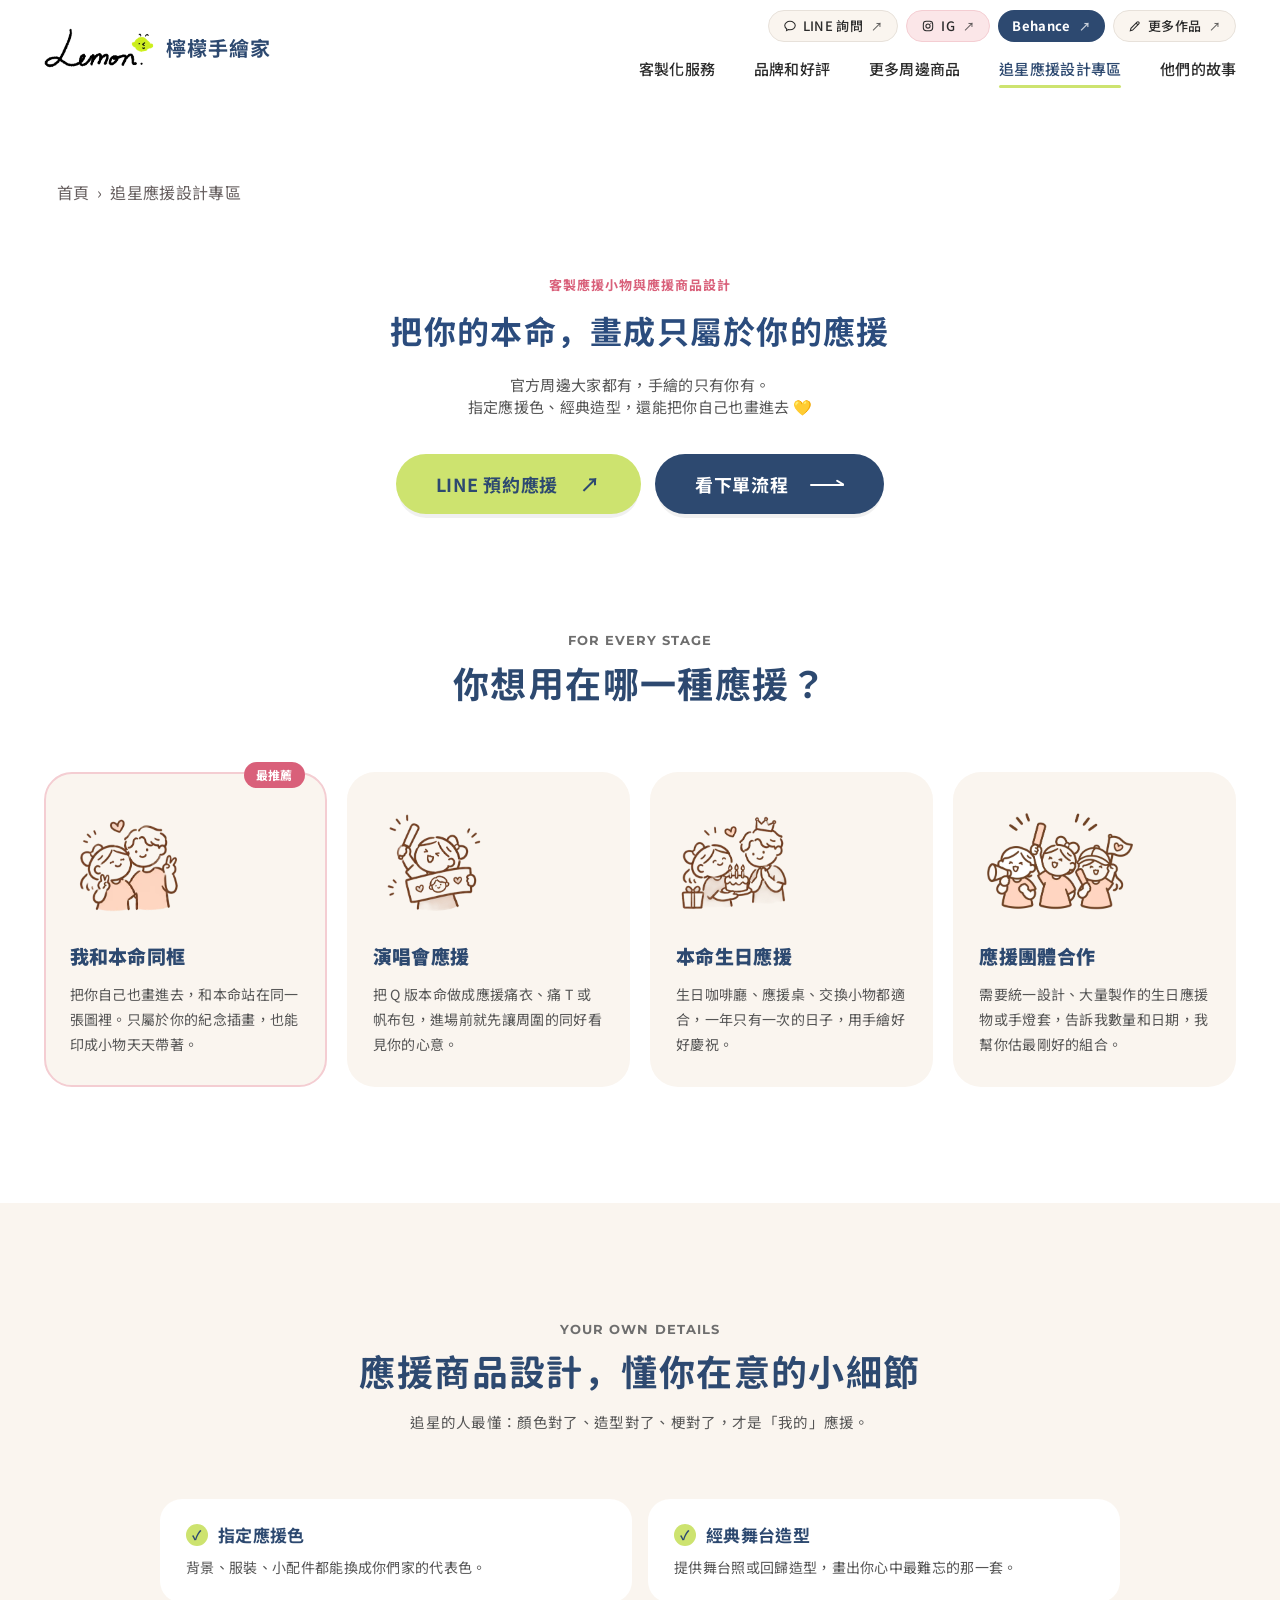
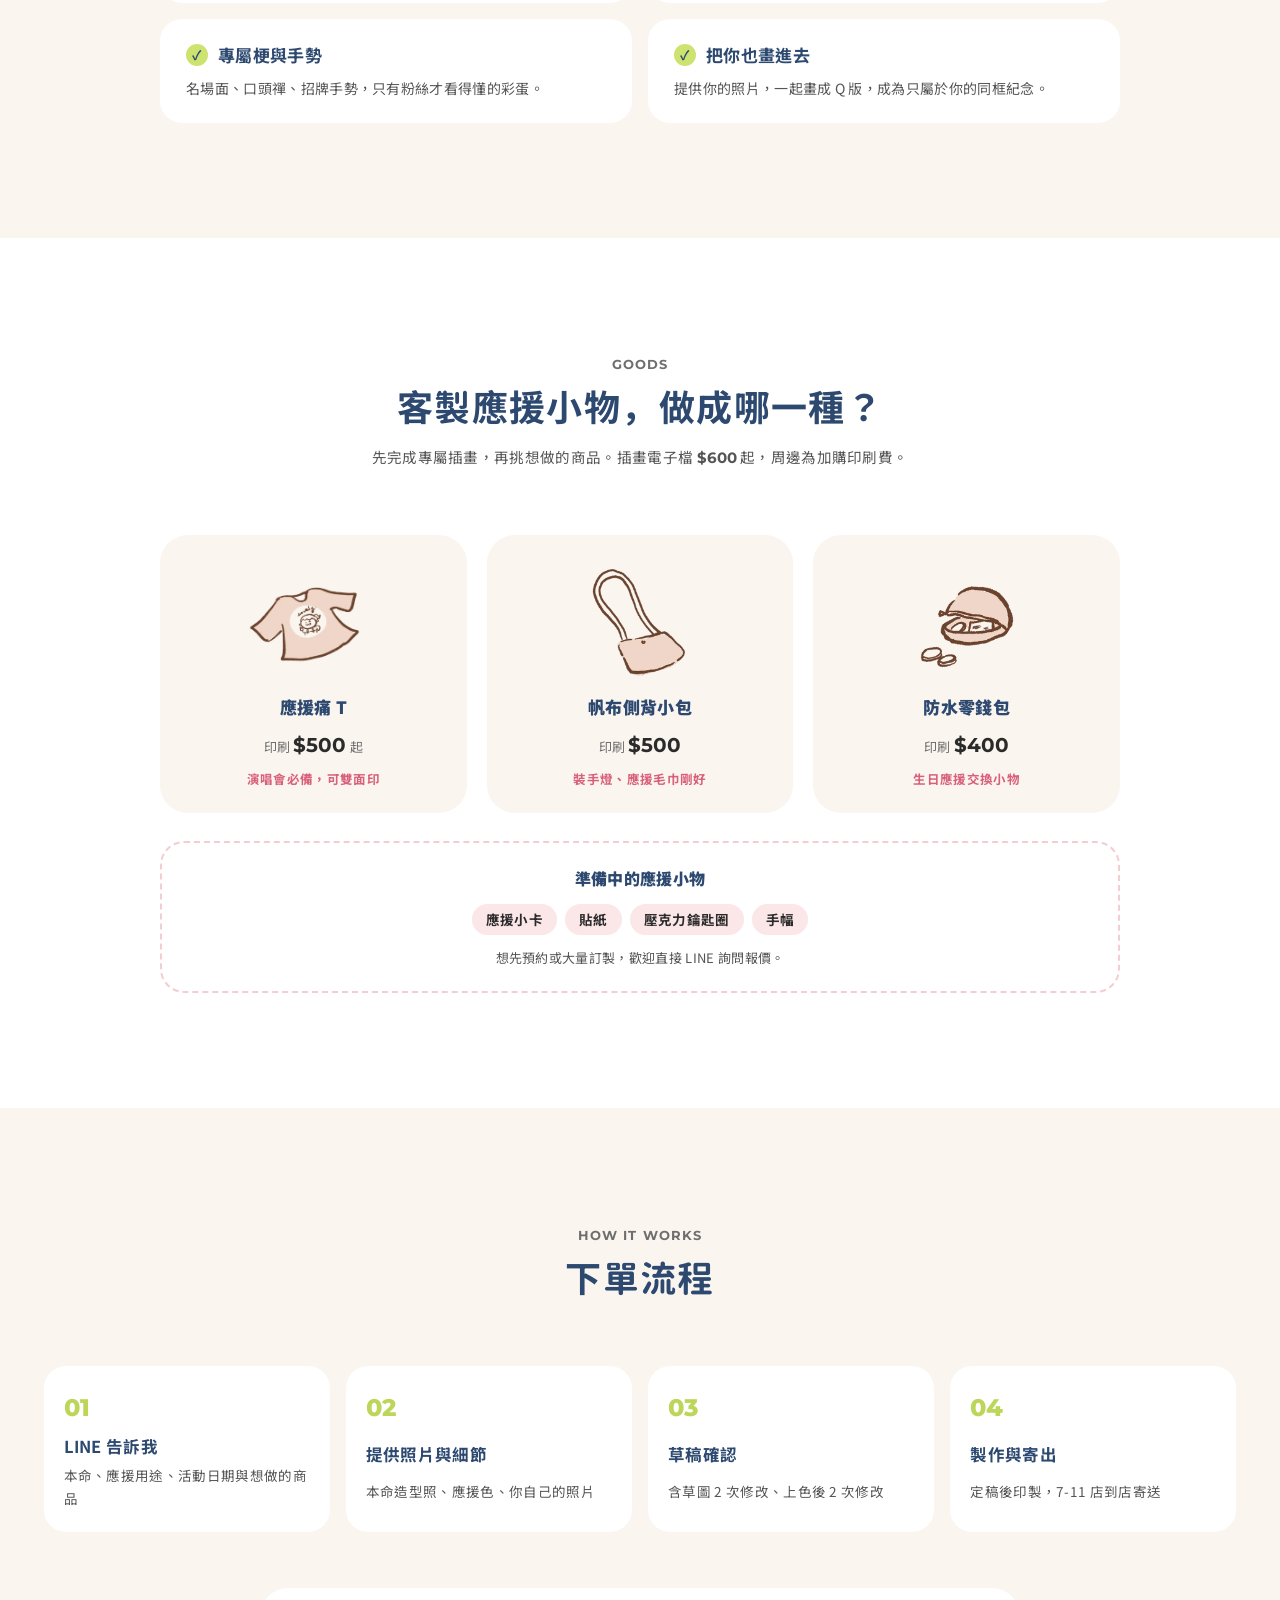
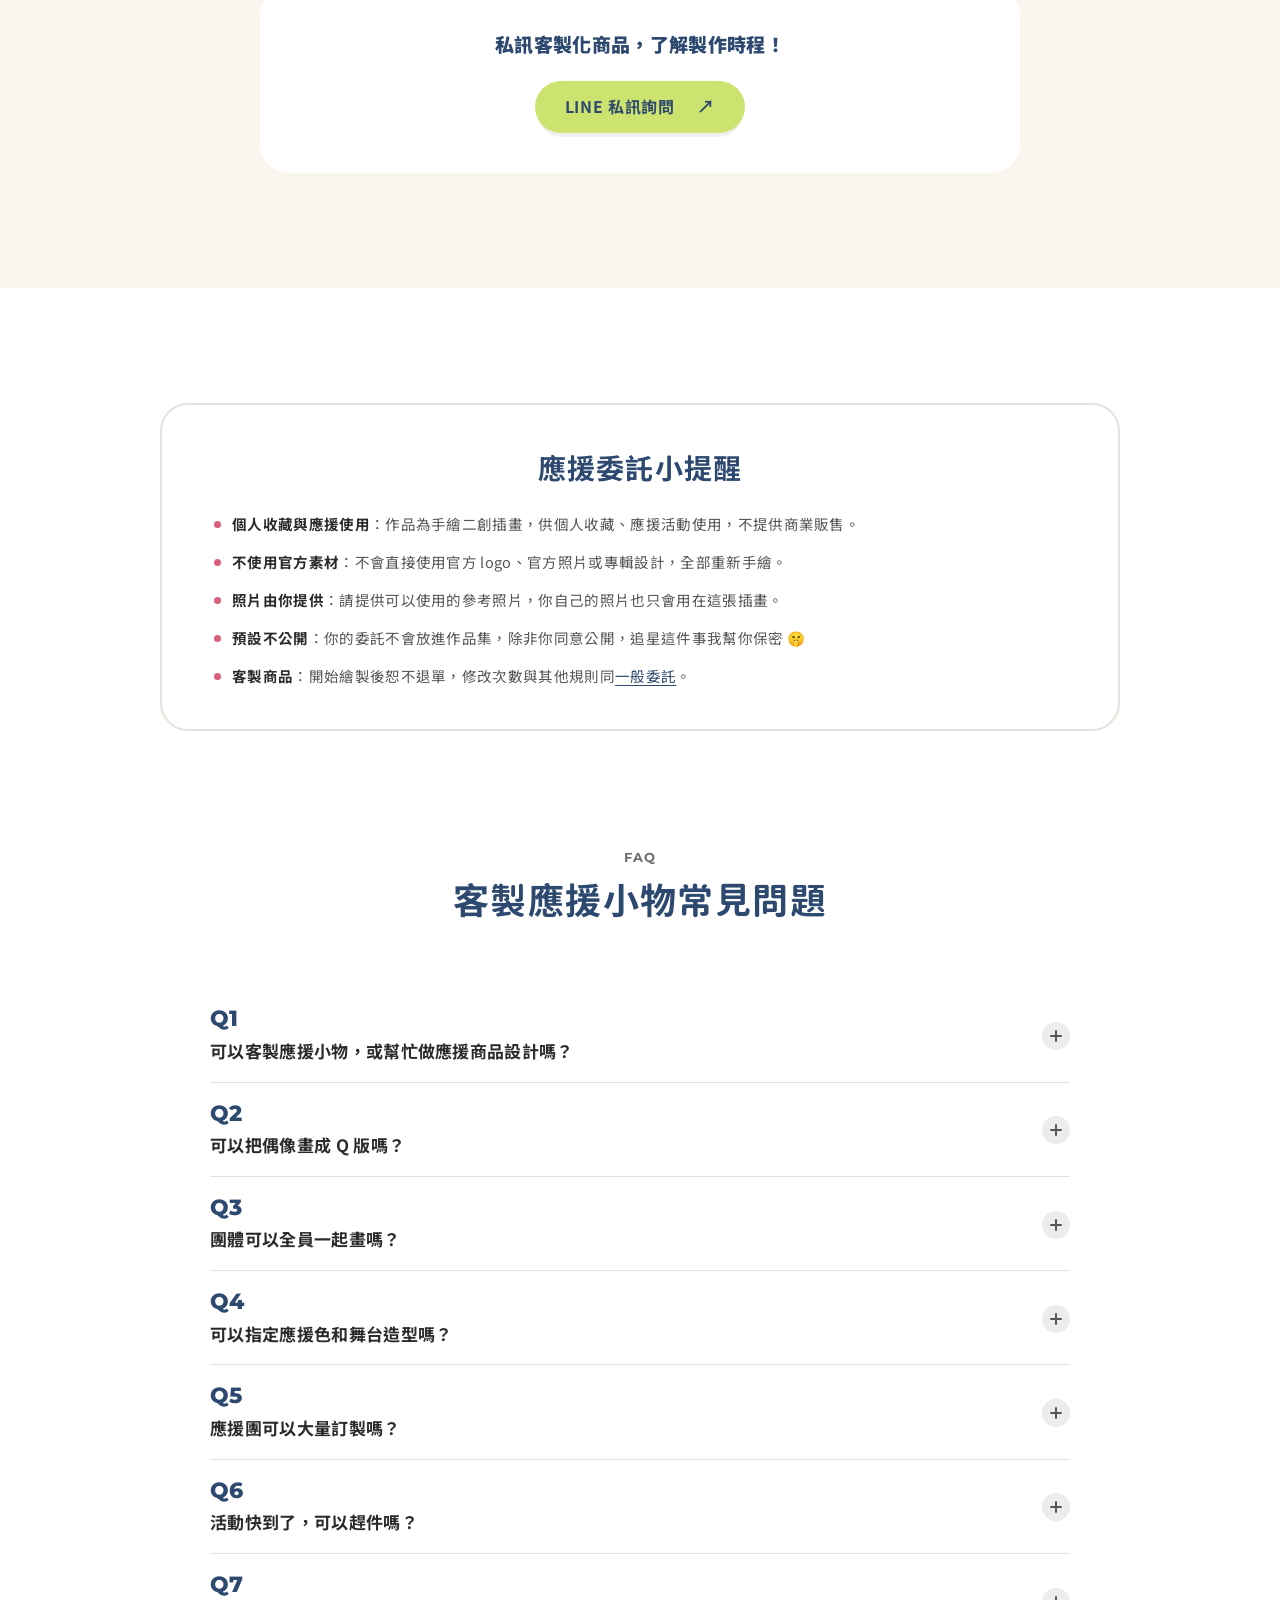
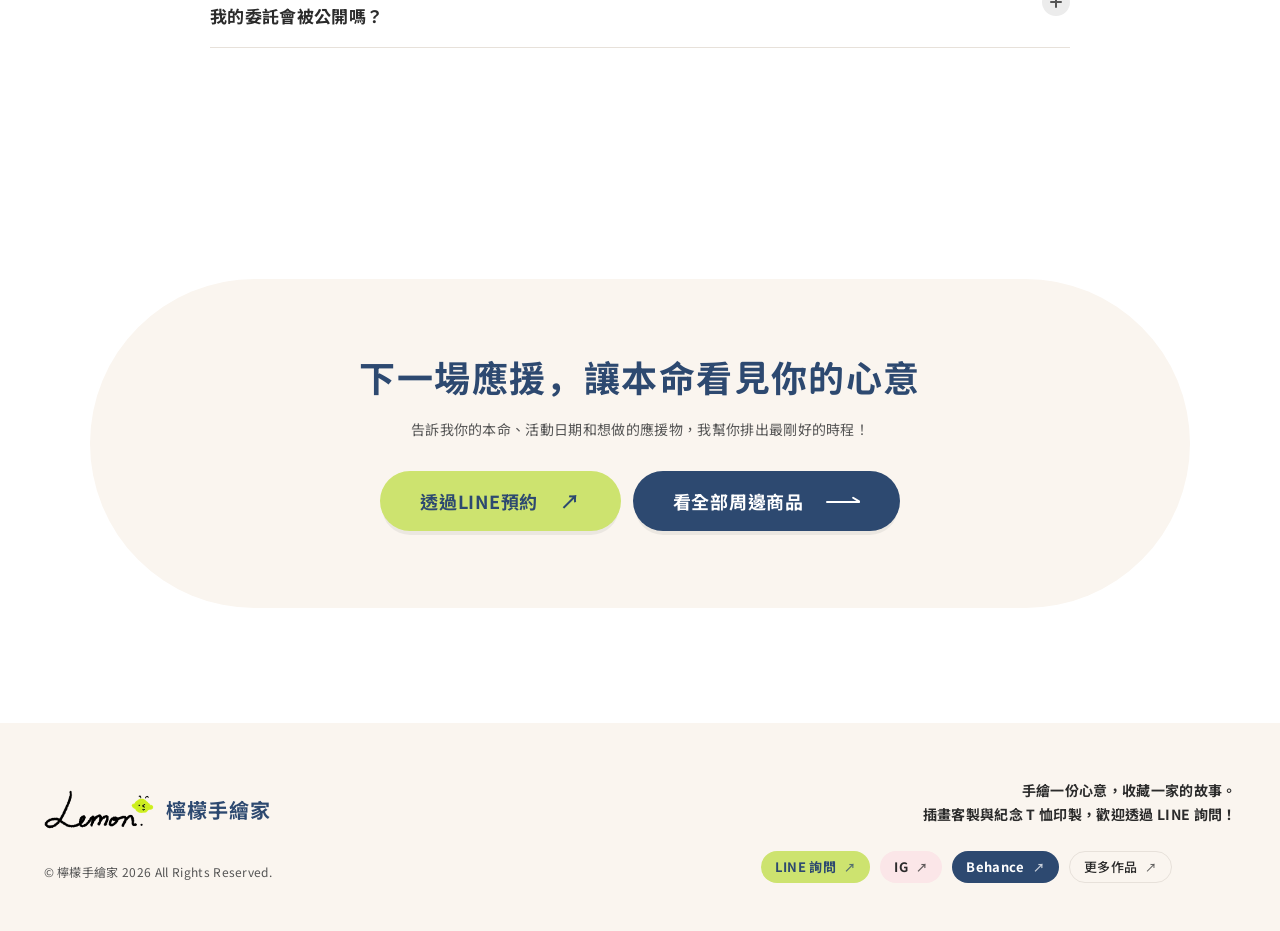
<file: fan.html>
<!doctype html>
<html lang="zh-Hant-TW" class="no-js">
<head>
  <meta charset="utf-8" />
  <meta name="color-scheme" content="light" />
  <meta name="viewport" content="width=device-width, initial-scale=1, viewport-fit=cover" />
  <title>客製應援小物・應援商品設計｜手繪 Q 版偶像、和本命同框、應援痛衣｜檸檬手繪家</title>
  <meta name="description" content="檸檬手繪家手繪客製應援小物與應援商品設計：把本命畫成 Q 版，或畫成你和本命同框的插畫，可指定應援色與舞台造型，做成演唱會應援痛衣、痛 T、帆布包、零錢包等生日應援小物，也接應援團體客製。" />
  <link rel="canonical" href="https://www.lemonhomeme.com/fan.html" />
  <meta name="robots" content="index, follow, max-image-preview:large" />
  <meta property="og:type" content="website" />
  <meta property="og:site_name" content="檸檬手繪家" />
  <meta property="og:locale" content="zh_TW" />
  <meta property="og:title" content="客製應援小物・應援商品設計｜把你的本命，畫成只屬於你的應援｜檸檬手繪家" />
  <meta property="og:description" content="手繪客製應援小物與應援商品設計：Q 版本命、和本命同框插畫，可指定應援色與經典造型，做成應援痛衣、痛 T、帆布包、生日應援小物。" />
  <meta property="og:url" content="https://www.lemonhomeme.com/fan.html" />
  <meta property="og:image" content="https://www.lemonhomeme.com/assets/og-image.jpg" />
  <meta property="og:image:width" content="1200" />
  <meta property="og:image:height" content="630" />
  <meta property="og:image:alt" content="檸檬手繪家 Q 版手繪插畫" />
  <meta name="twitter:card" content="summary_large_image" />
  <script type="application/ld+json">
{
 "@context": "https://schema.org",
 "@graph": [
  {
   "@type": "Organization",
   "@id": "https://www.lemonhomeme.com/#org",
   "name": "檸檬手繪家",
   "url": "https://www.lemonhomeme.com/",
   "logo": "https://www.lemonhomeme.com/assets/favicon-512.png",
   "sameAs": [
    "https://www.instagram.com/lemonhomeme/",
    "https://www.behance.net/kkkomo2102",
    "https://line.me/ti/p/~komo2102"
   ]
  },
  {
   "@type": "Service",
   "@id": "https://www.lemonhomeme.com/fan.html#service",
   "name": "客製應援小物與應援商品設計",
   "serviceType": "應援商品設計",
   "provider": {
    "@id": "https://www.lemonhomeme.com/#org"
   },
   "areaServed": {
    "@type": "Country",
    "name": "台灣"
   },
   "url": "https://www.lemonhomeme.com/fan.html",
   "description": "檸檬手繪家手繪客製應援小物與應援商品設計：把本命畫成 Q 版，或畫成你和本命同框的插畫，可指定應援色與舞台造型，做成演唱會應援痛衣、痛 T、帆布包、零錢包等生日應援小物，也接應援團體客製。"
  },
  {
   "@type": "BreadcrumbList",
   "itemListElement": [
    {
     "@type": "ListItem",
     "position": 1,
     "name": "首頁",
     "item": "https://www.lemonhomeme.com/"
    },
    {
     "@type": "ListItem",
     "position": 2,
     "name": "追星應援設計專區",
     "item": "https://www.lemonhomeme.com/fan.html"
    }
   ]
  },
  {
   "@type": "FAQPage",
   "mainEntity": [
    {
     "@type": "Question",
     "name": "可以客製應援小物，或幫忙做應援商品設計嗎？",
     "acceptedAnswer": {
      "@type": "Answer",
      "text": "可以！先手繪一張專屬的 Q 版插畫，再做成應援痛衣、痛 T、帆布包、零錢包等應援小物；應援小卡、貼紙、壓克力鑰匙圈、手幅也可以先私訊詢問。應援團體需要統一的應援商品設計，也歡迎告訴我數量和活動日期。"
     }
    },
    {
     "@type": "Question",
     "name": "可以把偶像畫成 Q 版嗎？",
     "acceptedAnswer": {
      "@type": "Answer",
      "text": "可以！提供本命的照片和想要的造型，就能畫成檸檬手繪家風格的 Q 版插畫。作品為個人收藏與應援使用，不提供商業販售。"
     }
    },
    {
     "@type": "Question",
     "name": "團體可以全員一起畫嗎？",
     "acceptedAnswer": {
      "@type": "Answer",
      "text": "可以，依人數計價，和一般委託相同：1 人 $600、3 人 $1,500 起。成員較多或需要特殊舞台場景時，會另外報價。"
     }
    },
    {
     "@type": "Question",
     "name": "可以指定應援色和舞台造型嗎？",
     "acceptedAnswer": {
      "@type": "Answer",
      "text": "可以！請提供應援色色碼或參考圖，以及想要的造型照片。專屬梗、手勢或小道具也歡迎一起告訴我。"
     }
    },
    {
     "@type": "Question",
     "name": "應援團可以大量訂製嗎？",
     "acceptedAnswer": {
      "@type": "Answer",
      "text": "可以。請透過 LINE 告訴我數量、品項與活動日期，我會依數量提供報價與交期。大量訂製建議盡早聯絡。"
     }
    },
    {
     "@type": "Question",
     "name": "活動快到了，可以趕件嗎？",
     "acceptedAnswer": {
      "@type": "Answer",
      "text": "請先 LINE 詢問當下排單狀況。T 恤印刷可加急（+20%，約減 3 個工作天），但插畫繪製需要時間，無法保證一定趕得上，建議先私訊確認時程、提早預約。"
     }
    },
    {
     "@type": "Question",
     "name": "我的委託會被公開嗎？",
     "acceptedAnswer": {
      "@type": "Answer",
      "text": "追星應援的委託預設不公開。只有在你同意的情況下，才會放進作品集或 IG 分享。"
     }
    }
   ]
  }
 ]
}
  </script>
  <meta name="theme-color" content="#2d4970" />
  <link rel="icon" href="favicon.ico" sizes="any" />
  <link rel="icon" type="image/png" sizes="32x32" href="assets/favicon-32.png" />
  <link rel="icon" type="image/png" sizes="48x48" href="assets/favicon-48.png" />
  <link rel="icon" type="image/png" sizes="96x96" href="assets/favicon-96.png" />
  <link rel="icon" type="image/png" sizes="192x192" href="assets/favicon-192.png" />
  <link rel="apple-touch-icon" href="assets/apple-touch-icon.png" />
  <link rel="preload" href="assets/fonts/GenJyuuGothic-Bold-titles.woff2" as="font" type="font/woff2" crossorigin />
  <link rel="preconnect" href="https://fonts.googleapis.com" />
  <link rel="preconnect" href="https://fonts.gstatic.com" crossorigin />
  <link href="https://fonts.googleapis.com/css2?family=Montserrat:wght@600;700;800&family=Noto+Sans+TC:wght@400;500;700;900&display=swap" rel="stylesheet" />
  <link rel="stylesheet" href="styles.css?v=191" />
  <link rel="stylesheet" href="hig-refresh.css?v=23" />
  <link rel="stylesheet" href="fan.css?v=8" />
</head>
<body class="page-goods page-fan">
  <a class="skip-link" href="#main">跳到主要內容</a>

  <!-- ============ Header ============ -->
  <header class="site-header" id="top">
    <div class="container header-inner">
      <a class="brand" href="index.html" aria-label="檸檬手繪家 回到首頁">
        <img src="assets/logo.webp" alt="Lemon" width="357" height="128" class="brand-logo" />
        <span class="brand-name">檸檬手繪家</span>
      </a>

      <div class="header-right">
        <div class="header-pills">
          <a class="pill pill-outline" href="https://line.me/ti/p/~komo2102" target="_blank" rel="noopener" data-line>
            <svg viewBox="0 0 24 24" aria-hidden="true"><path d="M12 4C7 4 3 7.3 3 11.3c0 2.3 1.3 4.3 3.4 5.7L6 20l3.3-1.8c.9.2 1.8.3 2.7.3 5 0 9-3.3 9-7.2S17 4 12 4Z"/></svg>
            LINE 詢問
          </a>
          <a class="pill pill-outline" href="https://www.instagram.com/lemonhomeme/" target="_blank" rel="noopener" data-social>
            <svg viewBox="0 0 24 24" aria-hidden="true"><rect x="4" y="4" width="16" height="16" rx="5"/><circle cx="12" cy="12" r="3.6"/><circle cx="16.8" cy="7.2" r=".9" class="fill"/></svg>
            IG
          </a>
          <a class="pill pill-navy" href="https://www.behance.net/kkkomo2102" target="_blank" rel="noopener noreferrer">Behance</a>
          <a class="pill pill-outline" href="https://super-mermaid-92f6fc.netlify.app/" target="_blank" rel="noopener">
            <svg viewBox="0 0 24 24" aria-hidden="true"><path d="M4 20l4-1 10.5-10.5a2.1 2.1 0 0 0-3-3L5 16l-1 4Z"/><path d="M14 7l3 3"/></svg>
            更多作品
          </a>
        </div>
        <nav class="main-nav" aria-label="主選單">
          <a href="index.html">客製化服務</a>
          <a href="story.html">品牌和好評</a>
          <a href="goods.html">更多周邊商品</a>
          <a href="fan.html" class="is-active" aria-current="page">追星應援設計專區</a>
          <a href="stories.html">他們的故事</a>
        </nav>
      </div>

      <button class="menu-toggle" aria-label="開啟選單" aria-expanded="false" aria-controls="mobile-menu">
        <span></span><span></span><span></span>
      </button>
    </div>

    <div class="mobile-menu" id="mobile-menu" hidden>
      <nav aria-label="手機選單">
        <a href="index.html">客製化服務</a>
        <a href="story.html">品牌和好評</a>
        <a href="goods.html">更多周邊商品</a>
        <a href="fan.html" aria-current="page">追星應援設計專區</a>
        <a href="stories.html">他們的故事</a>
      </nav>
      <div class="mobile-menu-pills">
        <a class="btn btn-lime" href="https://line.me/ti/p/~komo2102" target="_blank" rel="noopener" data-line>LINE 詢問 <i class="arrow"></i></a>
        <a class="pill pill-outline" href="https://www.instagram.com/lemonhomeme/" target="_blank" rel="noopener" data-social>IG</a>
        <a class="btn btn-navy" href="https://www.behance.net/kkkomo2102" target="_blank" rel="noopener noreferrer">Behance <i class="arrow"></i></a>
        <a class="pill pill-outline" href="https://super-mermaid-92f6fc.netlify.app/" target="_blank" rel="noopener">更多作品</a>
      </div>
    </div>
  </header>

  <main id="main">
    <!-- ============ Hero ============ -->
    <section class="goods-hero fan-hero">
      <div class="container">
        <nav class="crumbs" aria-label="麵包屑"><a href="index.html">首頁</a><span aria-hidden="true">›</span><span>追星應援設計專區</span></nav>
        <div class="fan-hero-inner reveal">
          <p class="fan-eyebrow">客製應援小物與應援商品設計</p>
          <h1 class="gh-title"><span class="nowrap">把你的本命，</span><span class="nowrap">畫成只屬於你的應援</span></h1>
          <p class="gh-lead">官方周邊大家都有，手繪的只有你有。<br />指定應援色、經典造型，還能把你自己也畫進去 💛</p>
          <div class="fan-hero-actions">
            <a class="btn btn-lime btn-lg" href="https://line.me/ti/p/~komo2102" target="_blank" rel="noopener" data-line>LINE 預約應援 <i class="arrow"></i></a>
            <a class="btn btn-navy btn-lg" href="#fan-timeline">看下單流程 <i class="arrow"></i></a>
          </div>
        </div>
      </div>
    </section>

    <!-- ============ Scenes ============ -->
    <section class="fan-scenes section" id="fan-scenes" aria-labelledby="fan-scenes-title">
      <div class="container">
        <header class="section-head reveal">
          <p class="eyebrow">FOR EVERY STAGE</p>
          <h2 class="h2" id="fan-scenes-title">你想用在哪一種應援？</h2>
        </header>
        <div class="fan-scene-grid">
          <article class="fan-scene is-hot reveal" style="--d:0">
            <span class="fan-badge">最推薦</span>
            <img class="fan-scene-ico" src="assets/fan/scene-together.webp" alt="我和本命同框插圖：兩人比 YA 合照" width="363" height="360" loading="lazy" />
            <h3>我和本命同框</h3>
            <p>把你自己也畫進去，和本命站在同一張圖裡。只屬於你的紀念插畫，也能印成小物天天帶著。</p>
          </article>
          <article class="fan-scene reveal" style="--d:1">
            <img class="fan-scene-ico" src="assets/fan/scene-concert.webp" alt="演唱會應援插圖：女孩舉著手燈與應援手幅" width="363" height="360" loading="lazy" />
            <h3>演唱會應援</h3>
            <p>把 Q 版本命做成應援痛衣、痛 T 或帆布包，進場前就先讓周圍的同好看見你的心意。</p>
          </article>
          <article class="fan-scene reveal" style="--d:2">
            <img class="fan-scene-ico" src="assets/fan/scene-birthday.webp" alt="生日應援插圖：捧著生日蛋糕為戴皇冠的本命慶生" width="363" height="360" loading="lazy" />
            <h3>本命生日應援</h3>
            <p>生日咖啡廳、應援桌、交換小物都適合，一年只有一次的日子，用手繪好好慶祝。</p>
          </article>
          <article class="fan-scene reveal" style="--d:3">
            <img class="fan-scene-ico" src="assets/fan/scene-group.webp" alt="應援團體插圖：三個人拿著大聲公、手燈和旗子一起應援" width="461" height="360" loading="lazy" />
            <h3>應援團體合作</h3>
            <p>需要統一設計、大量製作的生日應援物或手燈套，告訴我數量和日期，我幫你估最剛好的組合。</p>
          </article>
        </div>
      </div>
    </section>

    <!-- ============ Details you can choose ============ -->
    <section class="fan-details section section-beige" aria-labelledby="fan-details-title">
      <div class="container">
        <header class="section-head reveal">
          <p class="eyebrow">YOUR OWN DETAILS</p>
          <h2 class="h2" id="fan-details-title">應援商品設計，懂你在意的小細節</h2>
          <p class="fan-sub">追星的人最懂：顏色對了、造型對了、梗對了，才是「我的」應援。</p>
        </header>
        <ul class="fan-detail-list">
          <li class="reveal" style="--d:0"><b>指定應援色</b><span>背景、服裝、小配件都能換成你們家的代表色。</span></li>
          <li class="reveal" style="--d:1"><b>經典舞台造型</b><span>提供舞台照或回歸造型，畫出你心中最難忘的那一套。</span></li>
          <li class="reveal" style="--d:2"><b>專屬梗與手勢</b><span>名場面、口頭禪、招牌手勢，只有粉絲才看得懂的彩蛋。</span></li>
          <li class="reveal" style="--d:3"><b>把你也畫進去</b><span>提供你的照片，一起畫成 Q 版，成為只屬於你的同框紀念。</span></li>
        </ul>
      </div>
    </section>

    <!-- ============ Items ============ -->
    <section class="fan-items section" id="fan-items" aria-labelledby="fan-items-title">
      <div class="container">
        <header class="section-head reveal">
          <p class="eyebrow">GOODS</p>
          <h2 class="h2" id="fan-items-title">客製應援小物，做成哪一種？</h2>
          <p class="fan-sub">先完成專屬插畫，再挑想做的商品。插畫電子檔 <span class="num">$600</span> 起，周邊為加購印刷費。</p>
        </header>
        <div class="fan-item-grid">
          <a class="fan-item reveal" style="--d:0" href="goods.html#tee">
            <span class="fan-item-art"><img src="assets/goods/tee-icon.webp" alt="客製應援痛衣・痛 T 示意圖" width="428" height="267" loading="lazy" /></span>
            <b>應援痛 T</b>
            <span class="fan-item-price">印刷 <span class="num">$500</span> 起</span>
            <span class="fan-item-note">演唱會必備，可雙面印</span>
          </a>
          <a class="fan-item reveal" style="--d:1" href="goods.html#tote">
            <span class="fan-item-art"><img src="assets/goods/tote-art.webp" alt="帆布側背小包手繪插圖" width="472" height="390" loading="lazy" /></span>
            <b>帆布側背小包</b>
            <span class="fan-item-price">印刷 <span class="num">$500</span></span>
            <span class="fan-item-note">裝手燈、應援毛巾剛好</span>
          </a>
          <a class="fan-item reveal" style="--d:2" href="goods.html#purse">
            <span class="fan-item-art"><img src="assets/goods/purse-art.webp" alt="防水零錢包手繪插圖" width="475" height="390" loading="lazy" /></span>
            <b>防水零錢包</b>
            <span class="fan-item-price">印刷 <span class="num">$400</span></span>
            <span class="fan-item-note">生日應援交換小物</span>
          </a>
        </div>
        <div class="fan-soon reveal">
          <p class="fan-soon-title">準備中的應援小物</p>
          <ul class="fan-soon-list">
            <li>應援小卡</li>
            <li>貼紙</li>
            <li>壓克力鑰匙圈</li>
            <li>手幅</li>
          </ul>
          <p class="fan-soon-note">想先預約或大量訂製，歡迎直接 LINE 詢問報價。</p>
        </div>
      </div>
    </section>

    <!-- ============ Flow + timeline ============ -->
    <section class="fan-flow section section-beige" id="fan-timeline" aria-labelledby="fan-flow-title">
      <div class="container">
        <header class="section-head reveal">
          <p class="eyebrow">HOW IT WORKS</p>
          <h2 class="h2" id="fan-flow-title">下單流程</h2>
        </header>
        <ol class="fan-steps">
          <li class="reveal" style="--d:0"><span class="num">01</span><b>LINE 告訴我</b><span>本命、應援用途、活動日期與想做的商品</span></li>
          <li class="reveal" style="--d:1"><span class="num">02</span><b>提供照片與細節</b><span>本命造型照、應援色、你自己的照片</span></li>
          <li class="reveal" style="--d:2"><span class="num">03</span><b>草稿確認</b><span>含草圖 2 次修改、上色後 2 次修改</span></li>
          <li class="reveal" style="--d:3"><span class="num">04</span><b>製作與寄出</b><span>定稿後印製，7-11 店到店寄送</span></li>
        </ol>

        <div class="fan-timeline reveal">
          <h3 class="fan-timeline-title">私訊客製化商品，了解製作時程！</h3>
          <div class="fan-timeline-action">
            <a class="btn btn-lime" href="https://line.me/ti/p/~komo2102" target="_blank" rel="noopener" data-line>LINE 私訊詢問 <i class="arrow"></i></a>
          </div>
        </div>
      </div>
    </section>

    <!-- ============ Notice ============ -->
    <section class="fan-notice section" aria-labelledby="fan-notice-title">
      <div class="container">
        <div class="fan-notice-card reveal">
          <h2 class="fan-notice-title" id="fan-notice-title">應援委託小提醒</h2>
          <ul>
            <li><b>個人收藏與應援使用</b>：作品為手繪二創插畫，供個人收藏、應援活動使用，不提供商業販售。</li>
            <li><b>不使用官方素材</b>：不會直接使用官方 logo、官方照片或專輯設計，全部重新手繪。</li>
            <li><b>照片由你提供</b>：請提供可以使用的參考照片，你自己的照片也只會用在這張插畫。</li>
            <li><b>預設不公開</b>：你的委託不會放進作品集，除非你同意公開，追星這件事我幫你保密 🤫</li>
            <li><b>客製商品</b>：開始繪製後恕不退單，修改次數與其他規則同<a href="index.html#faq">一般委託</a>。</li>
          </ul>
        </div>
      </div>
    </section>

    <!-- ============ FAQ ============ -->
    <section class="fan-faq section" aria-labelledby="fan-faq-title">
      <div class="container">
        <header class="section-head reveal">
          <p class="eyebrow">FAQ</p>
          <h2 class="h2" id="fan-faq-title">客製應援小物常見問題</h2>
        </header>
        <div class="faq-list fan-faq-list">
          <details class="qa reveal">
            <summary><span class="q-no">Q1</span><span class="q-text">可以客製應援小物，或幫忙做應援商品設計嗎？</span><i class="q-icon" aria-hidden="true"></i></summary>
            <div class="qa-body"><p>可以！先手繪一張專屬的 Q 版插畫，再做成應援痛衣、痛 T、帆布包、零錢包等應援小物；應援小卡、貼紙、壓克力鑰匙圈、手幅也可以先私訊詢問。應援團體需要統一的應援商品設計，也歡迎告訴我數量和活動日期。</p></div>
          </details>
          <details class="qa reveal">
            <summary><span class="q-no">Q2</span><span class="q-text">可以把偶像畫成 Q 版嗎？</span><i class="q-icon" aria-hidden="true"></i></summary>
            <div class="qa-body"><p>可以！提供本命的照片和想要的造型，就能畫成檸檬手繪家風格的 Q 版插畫。作品為個人收藏與應援使用，不提供商業販售。</p></div>
          </details>
          <details class="qa reveal">
            <summary><span class="q-no">Q3</span><span class="q-text">團體可以全員一起畫嗎？</span><i class="q-icon" aria-hidden="true"></i></summary>
            <div class="qa-body"><p>可以，依人數計價，和一般委託相同：1 人 $600、3 人 $1,500 起。成員較多或需要特殊舞台場景時，會另外報價。</p></div>
          </details>
          <details class="qa reveal">
            <summary><span class="q-no">Q4</span><span class="q-text">可以指定應援色和舞台造型嗎？</span><i class="q-icon" aria-hidden="true"></i></summary>
            <div class="qa-body"><p>可以！請提供應援色色碼或參考圖，以及想要的造型照片。專屬梗、手勢或小道具也歡迎一起告訴我。</p></div>
          </details>
          <details class="qa reveal">
            <summary><span class="q-no">Q5</span><span class="q-text">應援團可以大量訂製嗎？</span><i class="q-icon" aria-hidden="true"></i></summary>
            <div class="qa-body"><p>可以。請透過 LINE 告訴我數量、品項與活動日期，我會依數量提供報價與交期。大量訂製建議盡早聯絡。</p></div>
          </details>
          <details class="qa reveal">
            <summary><span class="q-no">Q6</span><span class="q-text">活動快到了，可以趕件嗎？</span><i class="q-icon" aria-hidden="true"></i></summary>
            <div class="qa-body"><p>請先 LINE 詢問當下排單狀況。T 恤印刷可加急（+20%，約減 3 個工作天），但插畫繪製需要時間，無法保證一定趕得上，建議先私訊確認時程、提早預約。</p></div>
          </details>
          <details class="qa reveal">
            <summary><span class="q-no">Q7</span><span class="q-text">我的委託會被公開嗎？</span><i class="q-icon" aria-hidden="true"></i></summary>
            <div class="qa-body"><p>追星應援的委託預設不公開。只有在你同意的情況下，才會放進作品集或 IG 分享。</p></div>
          </details>
        </div>
      </div>
    </section>

    <!-- ============ CTA ============ -->
    <section class="cta section" id="contact">
      <div class="container">
        <div class="cta-card reveal">
          <h2 class="h2"><span class="m-line">下一場應援<span class="d-only">，</span></span><span class="m-line">讓本命看見你的心意</span></h2>
          <p>告訴我你的本命、活動日期和想做的應援物，<span class="nowrap">我幫你排出最剛好的時程！</span></p>
          <div class="story-cta-actions">
            <a class="btn btn-lime btn-lg" href="https://line.me/ti/p/~komo2102" target="_blank" rel="noopener" data-line>透過LINE預約 <i class="arrow"></i></a>
            <a class="btn btn-navy btn-lg" href="goods.html">看全部周邊商品 <i class="arrow"></i></a>
          </div>
        </div>
      </div>
    </section>
  </main>

  <!-- ============ Footer ============ -->
  <footer class="site-footer">
    <div class="container footer-inner">
      <div class="footer-brand">
        <a class="brand" href="index.html">
          <img src="assets/logo.webp" alt="Lemon" width="357" height="128" class="brand-logo" loading="lazy" />
          <span class="brand-name">檸檬手繪家</span>
        </a>
        <p class="copy">© 檸檬手繪家 2026 All Rights Reserved.</p>
      </div>
      <div class="footer-right">
        <p class="footer-tagline">手繪一份心意，收藏一家的故事。<br />插畫客製與紀念 T 恤印製，歡迎透過 LINE 詢問！</p>
        <div class="footer-pills">
          <a class="pill pill-lime" href="https://line.me/ti/p/~komo2102" target="_blank" rel="noopener" data-line>LINE 詢問</a>
          <a class="pill pill-lime" href="https://www.instagram.com/lemonhomeme/" target="_blank" rel="noopener" data-social>IG</a>
          <a class="pill pill-navy" href="https://www.behance.net/kkkomo2102" target="_blank" rel="noopener noreferrer">Behance</a>
          <a class="pill pill-outline" href="https://super-mermaid-92f6fc.netlify.app/" target="_blank" rel="noopener">更多作品</a>
        </div>
      </div>
    </div>
  </footer>

  <nav class="float-nav tab-bar" aria-label="快速分頁">
    <a href="index.html" aria-label="客製化服務"><svg viewBox="0 0 24 24" aria-hidden="true"><path d="M4 20l1-4L16 5l3 3L8 19l-4 1Z"/><path d="M14 7l3 3"/></svg><span>客製</span></a>
    <a href="story.html" aria-label="品牌和好評"><svg viewBox="0 0 24 24" aria-hidden="true"><path d="M4 5.5C6.5 4.5 9.5 4.5 12 6c2.5-1.5 5.5-1.5 8-.5V19c-2.5-1-5.5-1-8 .5-2.5-1.5-5.5-1.5-8-.5V5.5Z"/><path d="M12 6v13.5"/></svg><span>品牌和好評</span></a>
    <a href="goods.html" aria-label="更多周邊商品"><svg viewBox="0 0 24 24" aria-hidden="true"><path d="M5 8h14l-1 12H6L5 8Z"/><path d="M9 8V6a3 3 0 0 1 6 0v2"/></svg><span>周邊</span></a>
    <a href="fan.html" aria-label="追星應援設計專區" class="is-active" aria-current="page"><svg viewBox="0 0 24 24" aria-hidden="true"><path d="M12 19.5s-7-4.3-7-9.3C5 7.8 6.8 6 9 6c1.3 0 2.4.7 3 1.8C12.6 6.7 13.7 6 15 6c2.2 0 4 1.8 4 4.2 0 5-7 9.3-7 9.3Z"/></svg><span>應援</span></a>
    <a href="stories.html" aria-label="他們的故事"><svg viewBox="0 0 24 24" aria-hidden="true"><path d="M3.5 11 12 4l8.5 7"/><path d="M5.5 9.5V20h13V9.5"/><path d="M12 17.2s-3-1.8-3-3.7c0-1 .8-1.7 1.6-1.7.6 0 1.1.3 1.4.8.3-.5.8-.8 1.4-.8.8 0 1.6.7 1.6 1.7 0 1.9-3 3.7-3 3.7Z"/></svg><span>故事</span></a>
  </nav>

  <button class="to-top" aria-label="回到頂端">
    <svg viewBox="0 0 24 24" aria-hidden="true"><path d="M6 14l6-6 6 6"/></svg>
  </button>

  <script src="main.js?v=94" defer></script>
</body>
</html>
</file>
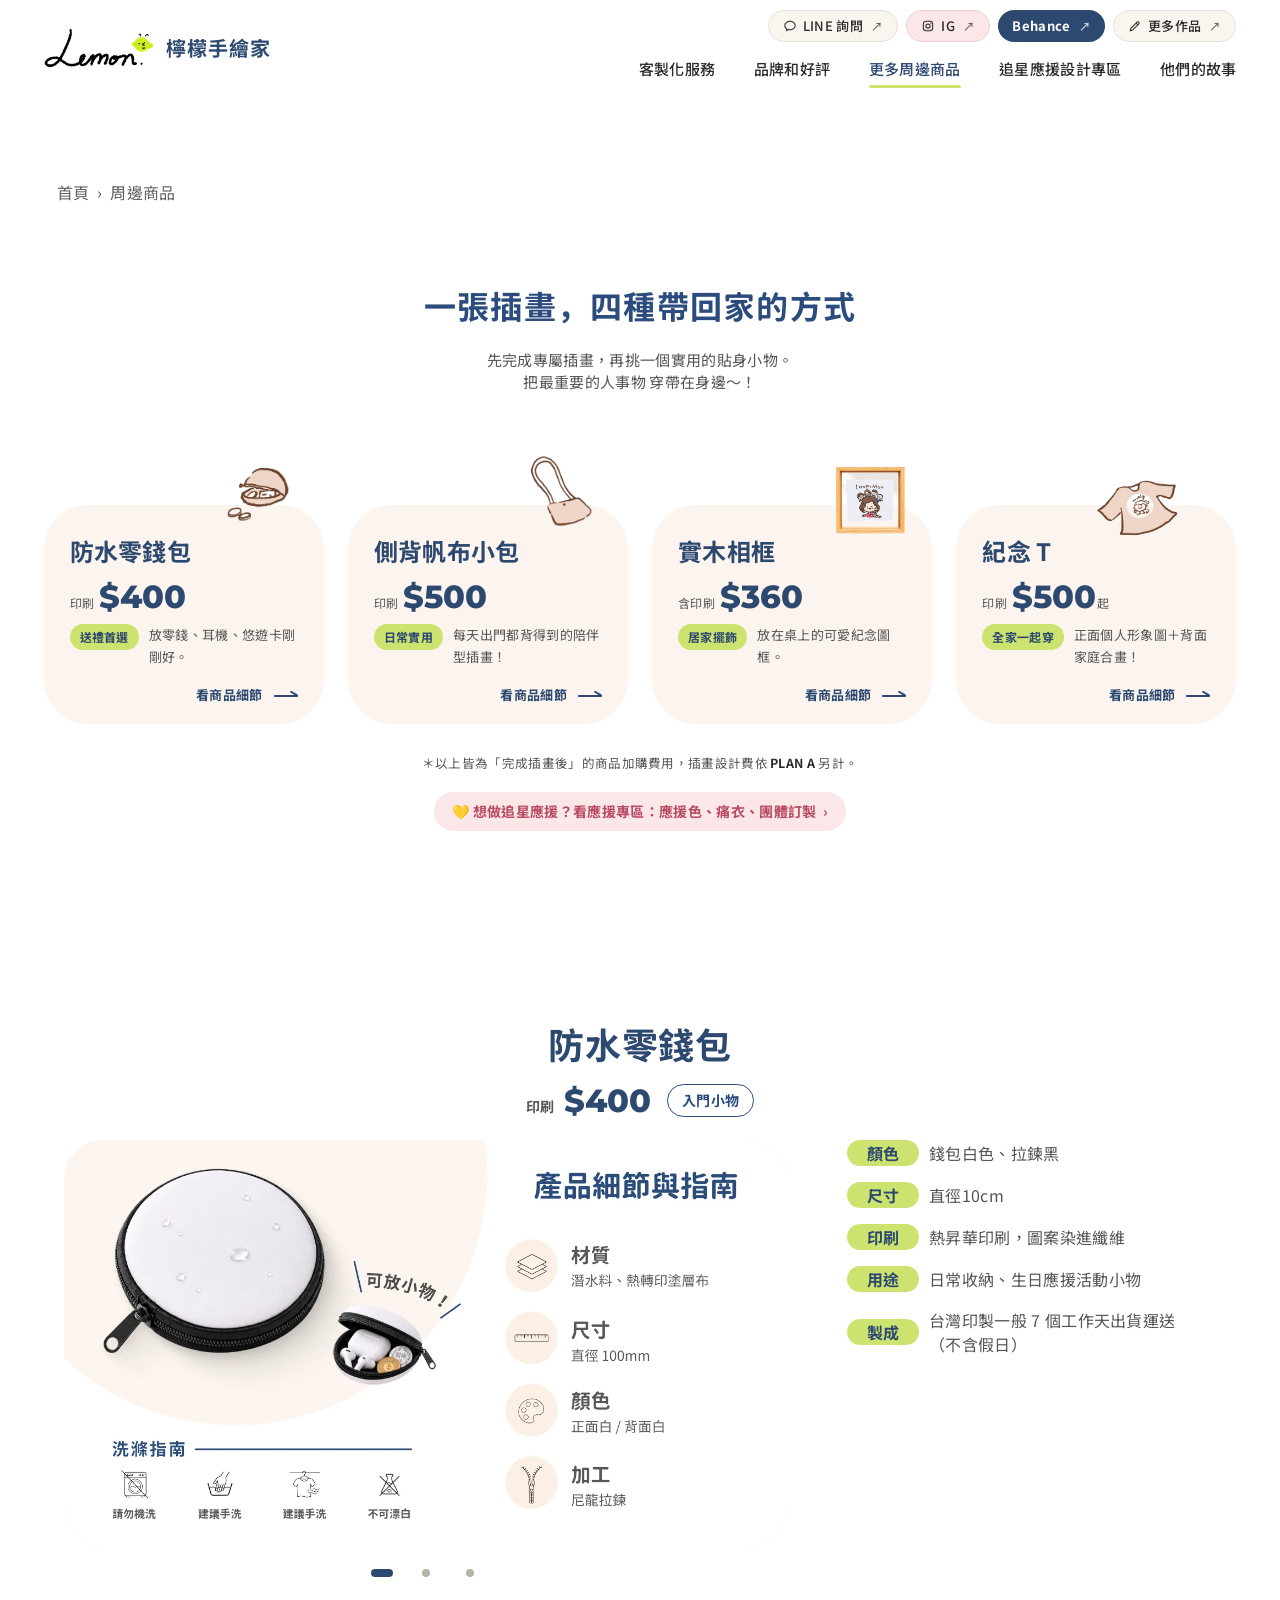
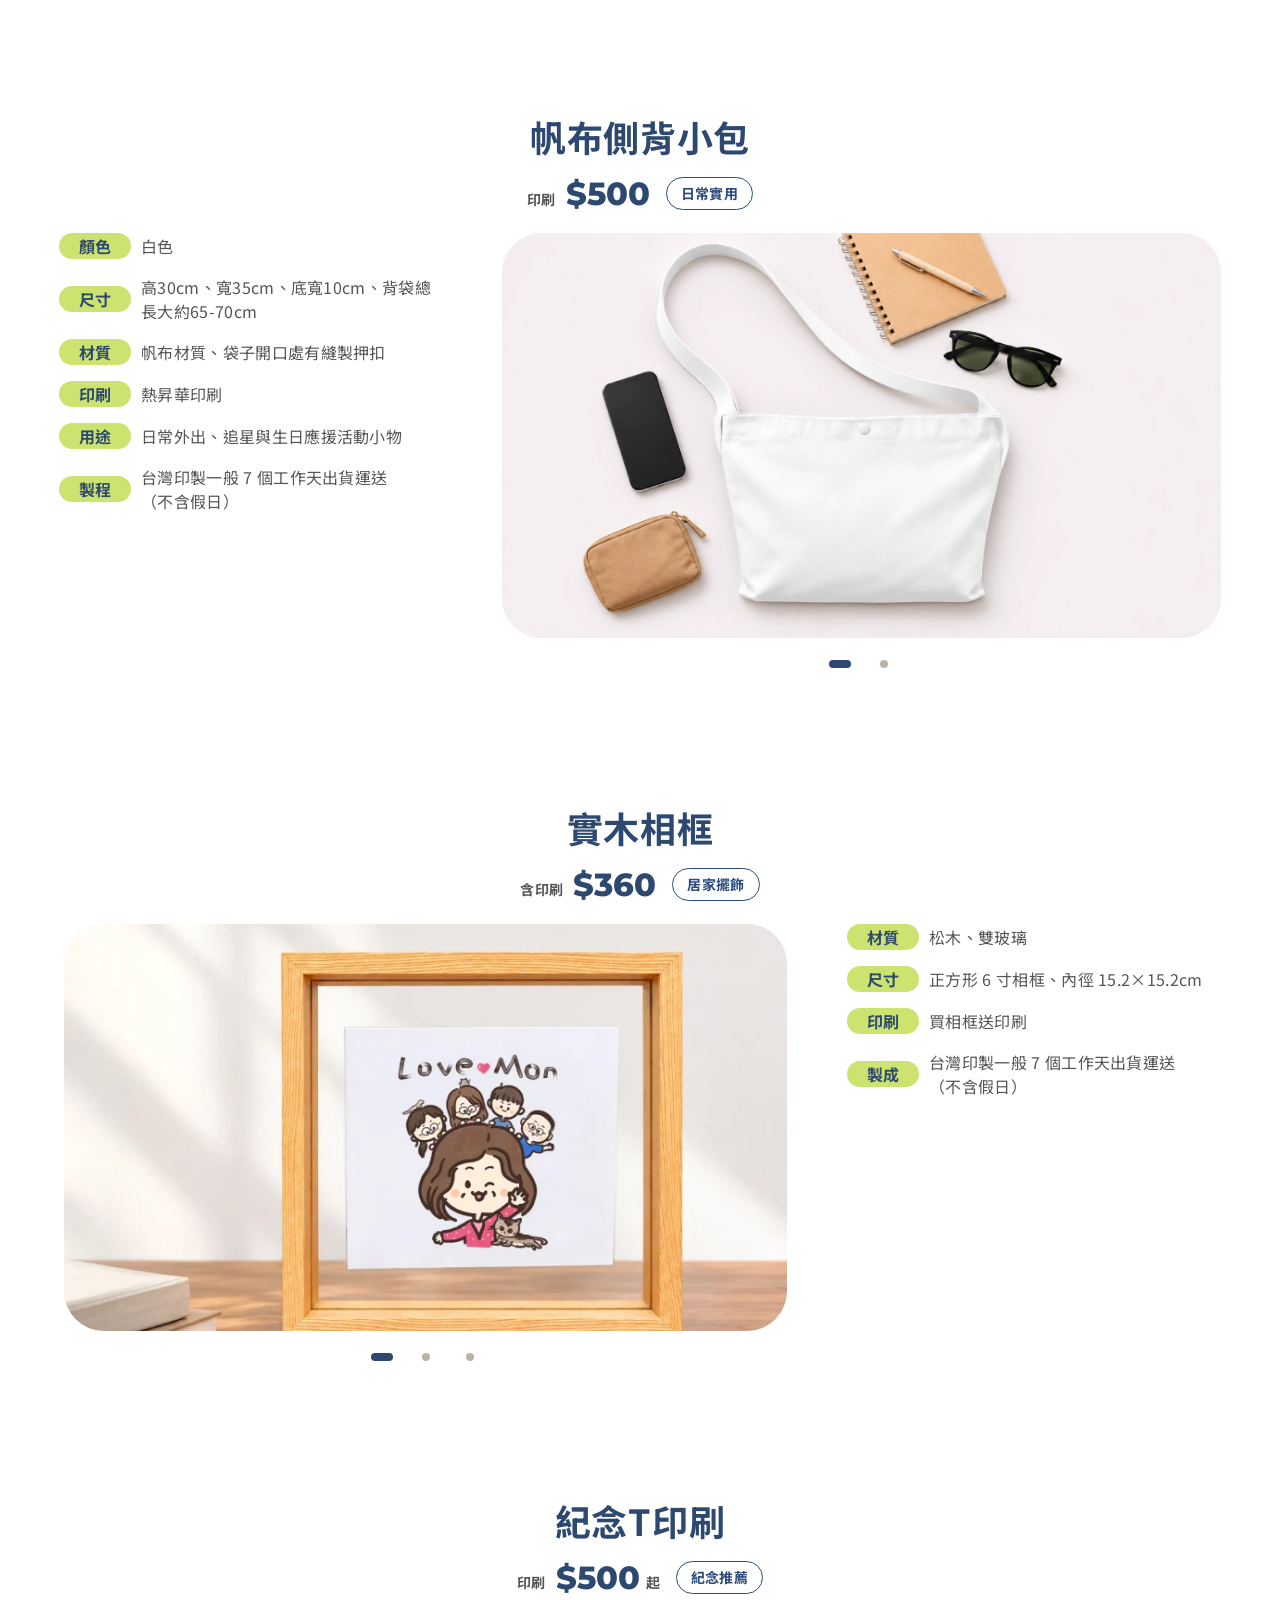
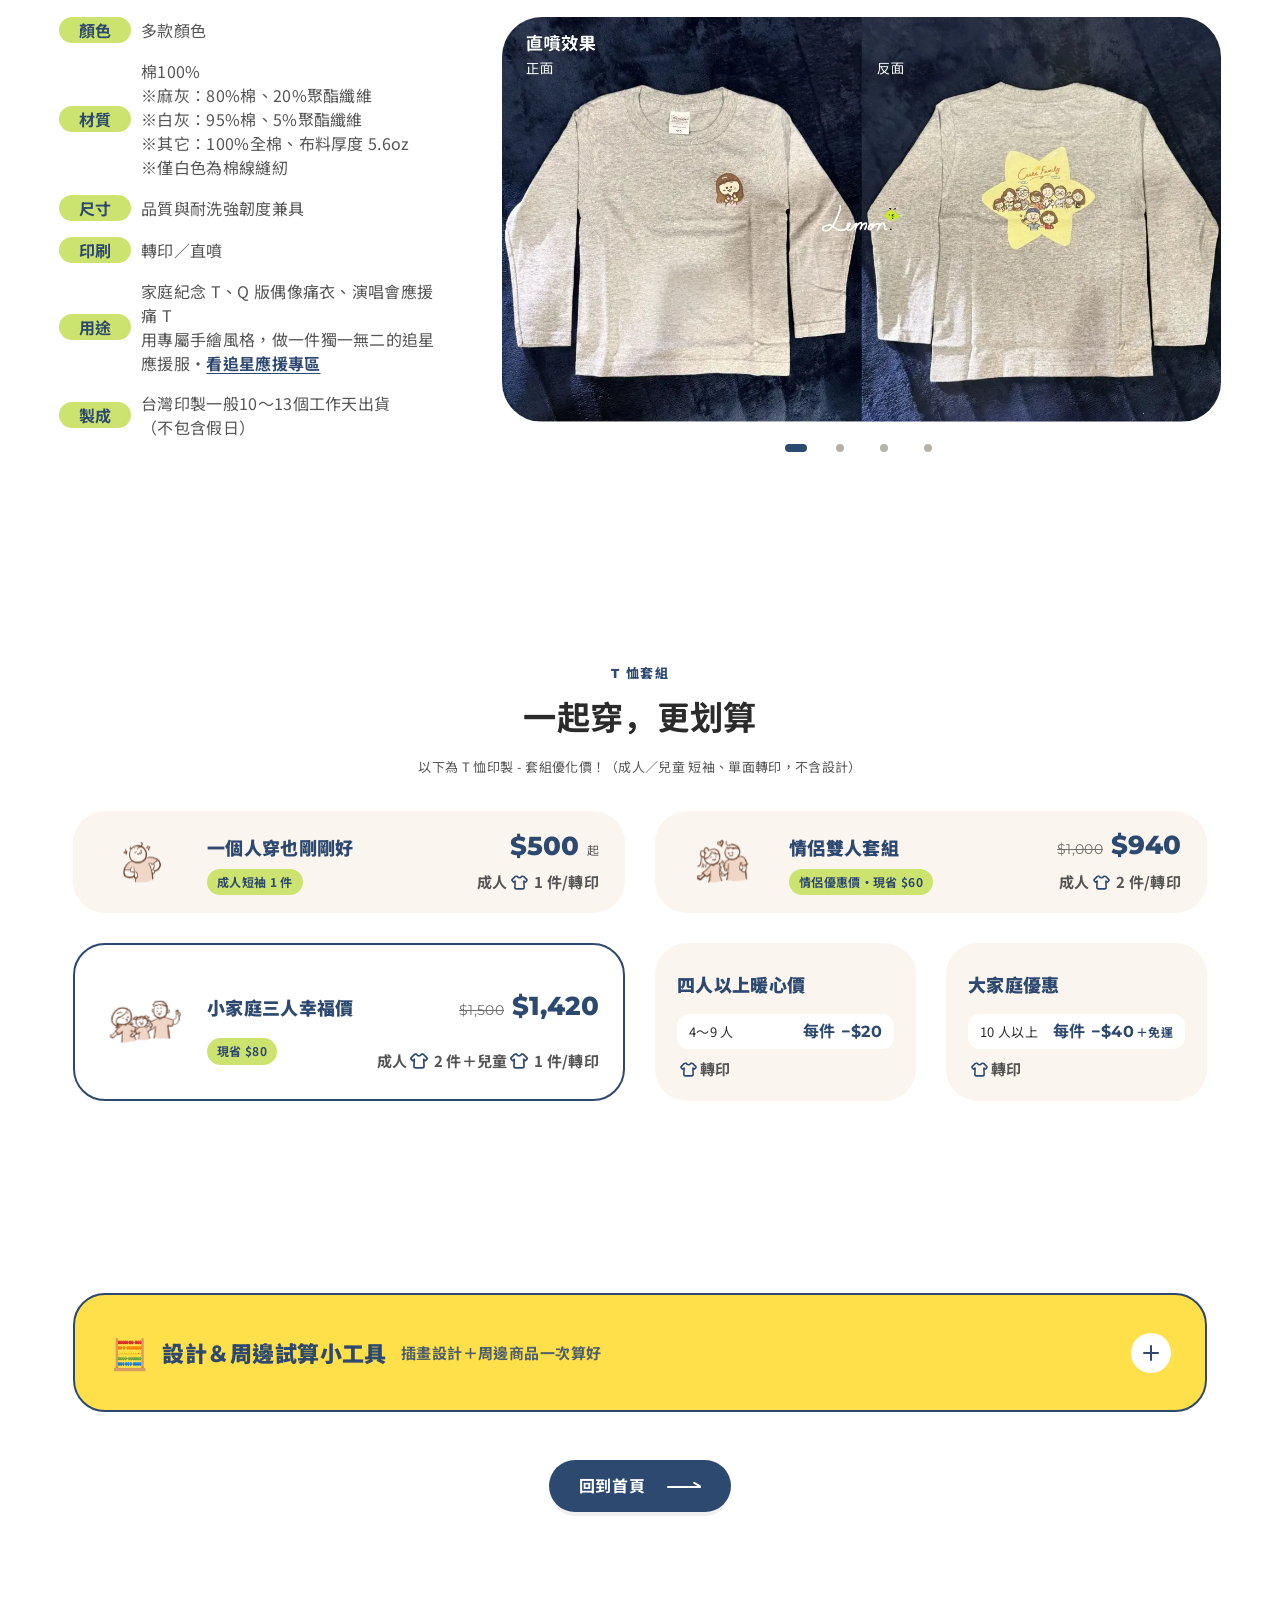
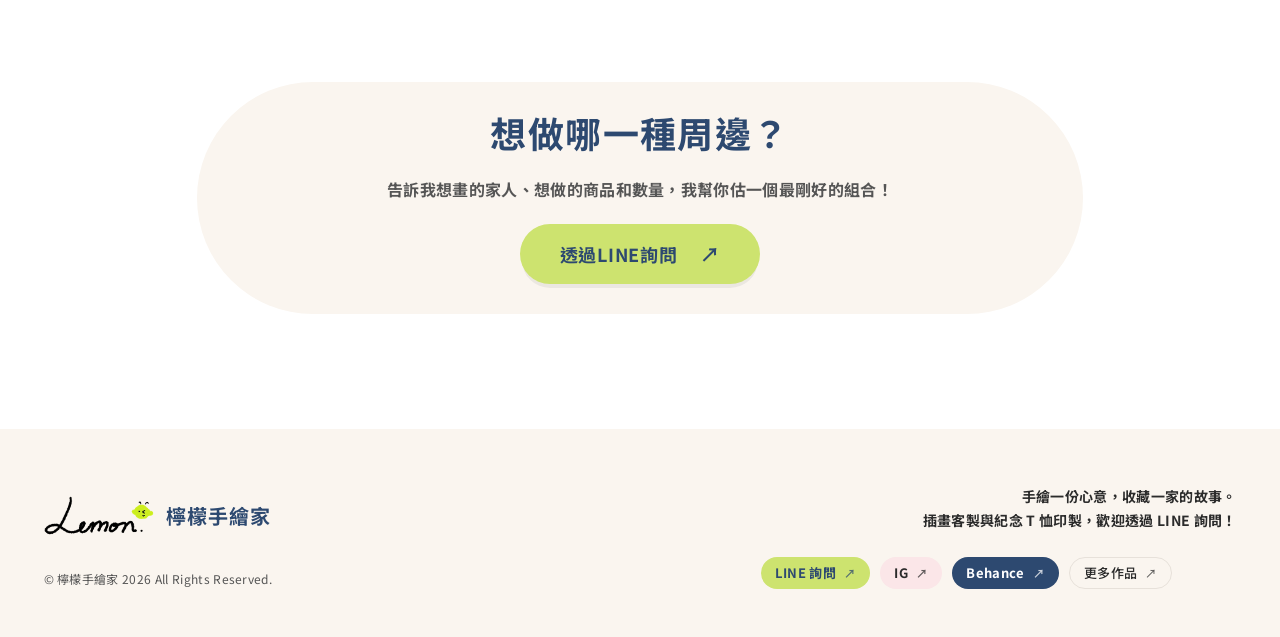
<file: goods.html>
<!doctype html>
<html lang="zh-Hant-TW" class="no-js">
<head>
  <meta charset="utf-8" />
  <meta name="color-scheme" content="light" />
  <meta name="viewport" content="width=device-width, initial-scale=1, viewport-fit=cover" />
  <title>客製周邊｜家庭Q版畫紀念｜似顏繪 T 恤、追星應援痛 T、生日應援小物｜檸檬手繪家</title>
  <meta name="description" content="把專屬 Q 版似顏繪插畫做成每天用得到的小物：防水零錢包、側背帆布小包、實木相框、紀念 T 恤；也能做 Q 版偶像痛衣、演唱會應援痛 T 與生日應援活動小物。全家一起穿的 T 恤套組優惠，台灣印製。" />
  <link rel="canonical" href="https://www.lemonhomeme.com/goods.html" />
  <meta name="robots" content="index, follow, max-image-preview:large" />
  <meta property="og:type" content="website" />
  <meta property="og:site_name" content="檸檬手繪家" />
  <meta property="og:locale" content="zh_TW" />
  <meta property="og:title" content="客製周邊｜家庭Q版畫紀念｜似顏繪 T 恤、追星應援痛 T、生日應援小物｜檸檬手繪家" />
  <meta property="og:description" content="把專屬 Q 版似顏繪插畫做成每天用得到的小物：防水零錢包、側背帆布小包、實木相框、紀念 T 恤；也能做 Q 版偶像痛衣、演唱會應援痛 T 與生日應援活動小物。全家一起穿的 T 恤套組優惠，台灣印製。" />
  <meta property="og:url" content="https://www.lemonhomeme.com/goods.html" />
  <meta property="og:image" content="https://www.lemonhomeme.com/assets/og-image.jpg" />
  <meta property="og:image:width" content="1200" />
  <meta property="og:image:height" content="630" />
  <meta property="og:image:alt" content="檸檬手繪家 Q 版家庭似顏繪插畫" />
  <meta name="twitter:card" content="summary_large_image" />
  <script type="application/ld+json">
{
 "@context": "https://schema.org",
 "@graph": [
  {
   "@type": "Organization",
   "@id": "https://www.lemonhomeme.com/#org",
   "name": "檸檬手繪家",
   "alternateName": [
    "Lemon",
    "檸檬手繪家 Lemon"
   ],
   "url": "https://www.lemonhomeme.com/",
   "logo": "https://www.lemonhomeme.com/assets/favicon-512.png",
   "image": "https://www.lemonhomeme.com/assets/og-image.jpg",
   "description": "手繪 Q 版似顏繪與家庭插畫客製品牌，提供插畫電子檔與紀念 T 恤、帆布包、零錢包、實木相框等周邊印製。",
   "areaServed": {
    "@type": "Country",
    "name": "台灣"
   },
   "sameAs": [
    "https://www.instagram.com/lemonhomeme/",
    "https://www.behance.net/kkkomo2102",
    "https://line.me/ti/p/~komo2102"
   ]
  },
  {
   "@type": "WebSite",
   "@id": "https://www.lemonhomeme.com/#website",
   "url": "https://www.lemonhomeme.com/",
   "name": "檸檬手繪家",
   "inLanguage": "zh-Hant-TW",
   "publisher": {
    "@id": "https://www.lemonhomeme.com/#org"
   }
  },
  {
   "@type": "ItemList",
   "name": "檸檬手繪家客製周邊",
   "itemListElement": [
    {
     "@type": "ListItem",
     "position": 1,
     "item": {
      "@type": "Product",
      "name": "防水零錢包",
      "image": "https://www.lemonhomeme.com/assets/goods/purse-art.webp",
      "description": "直徑 10cm 圓形防水零錢包，熱昇華印上專屬似顏繪插畫，也適合做生日應援活動小物。",
      "url": "https://www.lemonhomeme.com/goods.html#purse",
      "brand": {
       "@id": "https://www.lemonhomeme.com/#org"
      },
      "offers": {
       "@type": "Offer",
       "name": "防水零錢包印刷",
       "price": "400",
       "priceCurrency": "TWD",
       "availability": "https://schema.org/InStock",
       "description": "完成插畫後的加購印刷費，不含插畫設計費"
      }
     }
    },
    {
     "@type": "ListItem",
     "position": 2,
     "item": {
      "@type": "Product",
      "name": "側背帆布小包",
      "image": "https://www.lemonhomeme.com/assets/goods/tote-art.webp",
      "description": "高 30 × 寬 35 × 底寬 10cm 白色帆布側背包，熱昇華印上專屬插畫，也適合做追星與生日應援活動小物。",
      "url": "https://www.lemonhomeme.com/goods.html#tote",
      "brand": {
       "@id": "https://www.lemonhomeme.com/#org"
      },
      "offers": {
       "@type": "Offer",
       "name": "側背帆布小包印刷",
       "price": "500",
       "priceCurrency": "TWD",
       "availability": "https://schema.org/InStock",
       "description": "完成插畫後的加購印刷費，不含插畫設計費"
      }
     }
    },
    {
     "@type": "ListItem",
     "position": 3,
     "item": {
      "@type": "Product",
      "name": "實木相框",
      "image": "https://www.lemonhomeme.com/assets/goods/frame-photo.webp",
      "description": "松木正方形 6 寸相框（內徑 15.2×15.2cm），雙玻璃抽拉式設計，買相框送插畫印刷。",
      "url": "https://www.lemonhomeme.com/goods.html#frame",
      "brand": {
       "@id": "https://www.lemonhomeme.com/#org"
      },
      "offers": {
       "@type": "Offer",
       "name": "實木相框（含印刷）",
       "price": "360",
       "priceCurrency": "TWD",
       "availability": "https://schema.org/InStock",
       "description": "完成插畫後的加購費用，含印刷，不含插畫設計費"
      }
     }
    },
    {
     "@type": "ListItem",
     "position": 4,
     "item": {
      "@type": "Product",
      "name": "紀念 T 恤",
      "image": "https://www.lemonhomeme.com/assets/goods/tee-icon.webp",
      "description": "成人／兒童棉質 T 恤，轉印或直噴印上家庭插畫；也能做 Q 版偶像痛衣、演唱會應援痛 T 等專屬手繪風格的追星應援服。2 件以上有套組價。",
      "url": "https://www.lemonhomeme.com/goods.html#tee",
      "brand": {
       "@id": "https://www.lemonhomeme.com/#org"
      },
      "offers": {
       "@type": "Offer",
       "name": "紀念 T 恤印刷",
       "price": "500",
       "priceCurrency": "TWD",
       "availability": "https://schema.org/InStock",
       "description": "完成插畫後的加購印刷費，不含插畫設計費"
      }
     }
    }
   ]
  }
 ]
}
  </script>
  <meta name="theme-color" content="#2d4970" />
  <link rel="icon" href="favicon.ico" sizes="any" />
  <link rel="icon" type="image/png" sizes="32x32" href="assets/favicon-32.png" />
  <link rel="icon" type="image/png" sizes="48x48" href="assets/favicon-48.png" />
  <link rel="icon" type="image/png" sizes="96x96" href="assets/favicon-96.png" />
  <link rel="icon" type="image/png" sizes="192x192" href="assets/favicon-192.png" />
  <link rel="apple-touch-icon" href="assets/apple-touch-icon.png" />
  <link rel="preload" href="assets/fonts/GenJyuuGothic-Bold-titles.woff2" as="font" type="font/woff2" crossorigin />
  <link rel="preconnect" href="https://fonts.googleapis.com" />
  <link rel="preconnect" href="https://fonts.gstatic.com" crossorigin />
  <link href="https://fonts.googleapis.com/css2?family=Montserrat:wght@600;700;800&family=Noto+Sans+TC:wght@400;500;700;900&display=swap" rel="stylesheet" />
  <link rel="stylesheet" href="styles.css?v=191" />
  <link rel="stylesheet" href="hig-refresh.css?v=23" />
</head>
<body class="page-goods">
  <a class="skip-link" href="#main">跳到主要內容</a>

  <!-- ============ Header ============ -->
  <header class="site-header" id="top">
    <div class="container header-inner">
      <a class="brand" href="index.html" aria-label="檸檬手繪家 回到首頁">
        <img src="assets/logo.webp" alt="Lemon" width="357" height="128" class="brand-logo" />
        <span class="brand-name">檸檬手繪家</span>
      </a>

      <div class="header-right">
        <div class="header-pills">
          <a class="pill pill-outline" href="https://line.me/ti/p/~komo2102" target="_blank" rel="noopener" data-line>
            <svg viewBox="0 0 24 24" aria-hidden="true"><path d="M12 4C7 4 3 7.3 3 11.3c0 2.3 1.3 4.3 3.4 5.7L6 20l3.3-1.8c.9.2 1.8.3 2.7.3 5 0 9-3.3 9-7.2S17 4 12 4Z"/></svg>
            LINE 詢問
          </a>
          <a class="pill pill-outline" href="https://www.instagram.com/lemonhomeme/" target="_blank" rel="noopener" data-social>
            <svg viewBox="0 0 24 24" aria-hidden="true"><rect x="4" y="4" width="16" height="16" rx="5"/><circle cx="12" cy="12" r="3.6"/><circle cx="16.8" cy="7.2" r=".9" class="fill"/></svg>
            IG
          </a>
          <a class="pill pill-navy" href="https://www.behance.net/kkkomo2102" target="_blank" rel="noopener noreferrer">Behance</a>
          <a class="pill pill-outline" href="https://super-mermaid-92f6fc.netlify.app/" target="_blank" rel="noopener">
            <svg viewBox="0 0 24 24" aria-hidden="true"><path d="M4 20l4-1 10.5-10.5a2.1 2.1 0 0 0-3-3L5 16l-1 4Z"/><path d="M14 7l3 3"/></svg>
            更多作品
          </a>
        </div>
        <nav class="main-nav" aria-label="主選單">
          <a href="index.html">客製化服務</a>
          <a href="story.html">品牌和好評</a>
          <a href="goods.html" class="is-active" aria-current="page">更多周邊商品</a>
          <a href="fan.html">追星應援設計專區</a>
          <a href="stories.html">他們的故事</a>
        </nav>
      </div>

      <button class="menu-toggle" aria-label="開啟選單" aria-expanded="false" aria-controls="mobile-menu">
        <span></span><span></span><span></span>
      </button>
    </div>

    <div class="mobile-menu" id="mobile-menu" hidden>
      <nav aria-label="手機選單">
        <a href="index.html">客製化服務</a>
        <a href="story.html">品牌和好評</a>
        <a href="goods.html" aria-current="page">更多周邊商品</a>
        <a href="fan.html">追星應援設計專區</a>
        <a href="stories.html">他們的故事</a>
      </nav>
      <div class="mobile-menu-pills">
        <a class="btn btn-lime" href="https://line.me/ti/p/~komo2102" target="_blank" rel="noopener" data-line>LINE 詢問 <i class="arrow"></i></a>
        <a class="pill pill-outline" href="https://www.instagram.com/lemonhomeme/" target="_blank" rel="noopener" data-social>IG</a>
        <a class="btn btn-navy" href="https://www.behance.net/kkkomo2102" target="_blank" rel="noopener noreferrer">Behance <i class="arrow"></i></a>
        <a class="pill pill-outline" href="https://super-mermaid-92f6fc.netlify.app/" target="_blank" rel="noopener">更多作品</a>
      </div>
    </div>
  </header>

  <main id="main">
    <!-- ============ Intro (Figma 1483:22926) ============ -->
    <section class="goods-hero">
      <div class="container">
        <nav class="crumbs" aria-label="麵包屑"><a href="index.html">首頁</a><span aria-hidden="true">›</span><span>周邊商品</span></nav>
        <div class="gh-inner reveal">
          <h1 class="gh-title">一張插畫，<span class="nowrap">四種帶回家的方式</span></h1>
          <p class="gh-lead">先完成專屬插畫，再挑一個實用的貼身小物。<br />把最重要的人事物 穿帶在身邊～！</p>
        </div>
      </div>
    </section>

    <!-- ============ Tier cards ============ -->
    <section class="gp-tiers">
      <div class="container">
        <div class="gp-tier-grid">
          <article class="gp-tier reveal" style="--d:0">
            <img class="gp-tier-art is-sq" src="assets/goods/purse-art.webp" alt="" aria-hidden="true" width="475" height="390" />
            <h2 class="gp-tier-name">防水零錢包</h2>
            <p class="gp-tier-price"><small class="pre">印刷</small><span class="num">$400</span></p>
            <p class="gp-tier-line"><span class="gp-pill">送禮首選</span>放零錢、耳機、悠遊卡剛剛好。</p>
            <a class="gp-more" href="#purse">看商品細節 <i class="arrow"></i></a>
          </article>
          <article class="gp-tier reveal" style="--d:1">
            <img class="gp-tier-art is-sq" src="assets/goods/tote-art.webp" alt="" aria-hidden="true" width="472" height="390" />
            <h2 class="gp-tier-name">側背帆布小包</h2>
            <p class="gp-tier-price"><small class="pre">印刷</small><span class="num">$500</span></p>
            <p class="gp-tier-line"><span class="gp-pill">日常實用</span>每天出門都背得到的陪伴型插畫！</p>
            <a class="gp-more" href="#tote">看商品細節 <i class="arrow"></i></a>
          </article>
          <article class="gp-tier reveal" style="--d:2">
            <img class="gp-tier-art is-sq is-frame" src="assets/goods/frame-art.webp" alt="" aria-hidden="true" width="245" height="242" />
            <h2 class="gp-tier-name">實木相框</h2>
            <p class="gp-tier-price"><small class="pre">含印刷</small><span class="num">$360</span></p>
            <p class="gp-tier-line"><span class="gp-pill">居家擺飾</span>放在桌上的可愛紀念圖框。</p>
            <a class="gp-more" href="#frame">看商品細節 <i class="arrow"></i></a>
          </article>
          <article class="gp-tier reveal" style="--d:3">
            <img class="gp-tier-art is-wide" src="assets/goods/tee-icon.webp" alt="" aria-hidden="true" width="428" height="267" />
            <h2 class="gp-tier-name">紀念 T</h2>
            <p class="gp-tier-price"><small class="pre">印刷</small><span class="num">$500</span><small>起</small></p>
            <p class="gp-tier-line"><span class="gp-pill">全家一起穿</span>正面個人形象圖＋背面家庭合畫！</p>
            <a class="gp-more" href="#tee">看商品細節 <i class="arrow"></i></a>
          </article>
        </div>
        <p class="goods-note">＊以上皆為「完成插畫後」的商品加購費用，插畫設計費依<a href="index.html?go=pricing">PLAN A</a> 另計。</p>
        <p class="ge-fan"><a href="fan.html">💛 想做追星應援？看應援專區：應援色、痛衣、團體訂製 <i aria-hidden="true">›</i></a></p>
      </div>
    </section>

    <section class="gp-detail" id="purse" aria-labelledby="purse-title">
      <div class="container">
        <header class="gp-head reveal">
          <h2 class="gp-title" id="purse-title">防水零錢包</h2>
          <p class="gp-price"><small class="pre">印刷</small><span class="num">$400</span><span class="gp-tag">入門小物</span></p>
        </header>
        <div class="gp-body">
          <div class="gp-media reveal">
            <figure class="gp-photo gp-slider" aria-roledescription="carousel" aria-label="防水零錢包照片">
              <div class="gp-slides">
                <img src="assets/goods/purse-guide.webp" alt="防水零錢包產品細節與指南：材質潛水料、熱轉印塗層布；直徑 100mm；正面白、背面白；尼龍拉鍊；可放耳機與零錢等小物。洗滌：請勿機洗、建議手洗、不可漂白" width="1315" height="741" loading="lazy" />
                <img src="assets/goods/purse-size.webp" alt="防水零錢包尺寸：直徑 10cm，正面印圖與背面對照" width="872" height="494" loading="lazy" />
                <img src="assets/goods/purse-use.webp" alt="防水零錢包使用情境：表面防潑水，打開可放耳機、硬幣，大小約一張信用卡" width="883" height="497" loading="lazy" />
              </div>
            </figure>
          </div>
          <ul class="gp-specs reveal" style="--d:1">
              <li><b>顏色</b><span>錢包白色、拉鍊黑</span></li>
              <li><b>尺寸</b><span>直徑10cm</span></li>
              <li><b>印刷</b><span>熱昇華印刷，圖案染進纖維</span></li>
              <li><b>用途</b><span>日常收納、生日應援活動小物</span></li>
              <li><b>製成</b><span>台灣印製一般 7 個工作天出貨運送<span class="nowrap">（不含假日）</span></span></li>
          </ul>
        </div>
      </div>
    </section>

    <section class="gp-detail is-flip" id="tote" aria-labelledby="tote-title">
      <div class="container">
        <header class="gp-head reveal">
          <h2 class="gp-title" id="tote-title">帆布側背小包</h2>
          <p class="gp-price"><small class="pre">印刷</small><span class="num">$500</span><span class="gp-tag">日常實用</span></p>
        </header>
        <div class="gp-body">
          <div class="gp-media reveal">
            <figure class="gp-photo gp-slider" aria-roledescription="carousel" aria-label="帆布側背小包照片">
              <div class="gp-slides">
                <img src="assets/goods/tote-photo.webp?v=2" alt="帆布側背小包：白色" width="1672" height="941" loading="lazy" />
                <img src="assets/goods/tote-photo-2.webp" alt="帆布側背小包細節：袋口縫製押扣特寫" width="1754" height="987" loading="lazy" />
              </div>
            </figure>
          </div>
          <ul class="gp-specs reveal" style="--d:1">
              <li><b>顏色</b><span>白色</span></li>
              <li><b>尺寸</b><span>高30cm、寬35cm、底寬10cm、背袋總長大約65-70cm</span></li>
              <li><b>材質</b><span>帆布材質、袋子開口處有縫製押扣</span></li>
              <li><b>印刷</b><span>熱昇華印刷</span></li>
              <li><b>用途</b><span>日常外出、追星與生日應援活動小物</span></li>
              <li><b>製程</b><span>台灣印製一般 7 個工作天出貨運送<span class="nowrap">（不含假日）</span></span></li>
          </ul>
        </div>
      </div>
    </section>

    <section class="gp-detail" id="frame" aria-labelledby="frame-title">
      <div class="container">
        <header class="gp-head reveal">
          <h2 class="gp-title" id="frame-title">實木相框</h2>
          <p class="gp-price"><small class="pre">含印刷</small><span class="num">$360</span><span class="gp-tag">居家擺飾</span></p>
        </header>
        <div class="gp-body">
          <div class="gp-media reveal">
            <figure class="gp-photo gp-slider" aria-roledescription="carousel" aria-label="實木相框照片">
              <div class="gp-slides">
                <img src="assets/goods/frame-photo.webp" alt="實木相框擺在桌上，裡面夾著 Love Mom 家庭 Q 版似顏繪插畫" width="780" height="494" loading="lazy" />
                <img src="assets/goods/frame-glass.webp" alt="實木相框雙玻璃抽拉式設計特寫" width="877" height="494" loading="lazy" />
                <img src="assets/goods/frame-detail.webp" alt="實木相框商品細節：松木製作、6 寸相框內徑 15.2×15.2cm、原木色，買木框含印製" width="877" height="494" loading="lazy" />
              </div>
            </figure>
          </div>
          <ul class="gp-specs reveal" style="--d:1">
              <li><b>材質</b><span>松木、雙玻璃</span></li>
              <li><b>尺寸</b><span>正方形 6 寸相框、內徑 15.2×15.2cm</span></li>
              <li><b>印刷</b><span>買相框送印刷</span></li>
              <li><b>製成</b><span>台灣印製一般 7 個工作天出貨運送<span class="nowrap">（不含假日）</span></span></li>
          </ul>
        </div>
      </div>
    </section>

    <section class="gp-detail is-flip" id="tee" aria-labelledby="tee-title">
      <div class="container">
        <header class="gp-head reveal">
          <h2 class="gp-title" id="tee-title">紀念T印刷</h2>
          <p class="gp-price"><small class="pre">印刷</small><span class="num">$500</span><small>起</small><span class="gp-tag">紀念推薦</span></p>
        </header>
        <div class="gp-body">
          <div class="gp-media reveal">
            <figure class="gp-photo gp-slider" aria-roledescription="carousel" aria-label="紀念 T 恤照片">
              <div class="gp-slides">
                <img src="assets/goods/tee-print-effect.webp" alt="直噴效果：麻灰長袖紀念 T 恤正面印小女孩 Q 版頭像，反面印星星造型的 Cute Family 全家福插畫" width="1315" height="741" loading="lazy" />
                <img src="assets/goods/tee-print-closeup.webp" alt="直噴近照：T 恤上小女孩頭像與星星全家福插畫的印刷細節，以及 Printstar 衣領標籤" width="1315" height="741" loading="lazy" />
                <img src="assets/goods/tee-photo.webp" alt="多款顏色的素面 T 恤" width="1600" height="900" loading="lazy" />
                <img src="assets/goods/tee-photo-2.webp" alt="單色線稿紀念 T 恤示意：麻灰短袖印上一家人騎著狗狗的咖啡色線稿插畫" width="1600" height="954" loading="lazy" />
              </div>
            </figure>
          </div>
          <ul class="gp-specs reveal" style="--d:1">
              <li><b>顏色</b><span>多款顏色</span></li>
              <li><b>材質</b><span>棉100%<br />※麻灰：80%棉、20%聚酯纖維<br />※白灰：95%棉、5%聚酯纖維<br />※其它：100%全棉、布料厚度 5.6oz<br />※僅白色為棉線縫紉</span></li>
              <li><b>尺寸</b><span>品質與耐洗強韌度兼具</span></li>
              <li><b>印刷</b><span>轉印／直噴</span></li>
              <li><b>用途</b><span>家庭紀念 T、Q 版偶像痛衣、演唱會應援痛 T<br />用專屬手繪風格，做一件獨一無二的追星應援服・<a class="qa-link" href="fan.html">看追星應援專區</a></span></li>
              <li><b>製成</b><span>台灣印製一般10～13個工作天出貨<span class="nowrap">（不包含假日）</span></span></li>
          </ul>
        </div>
      </div>
    </section>

    <!-- ============ T 恤套組（從首頁移來） ============ -->
    <section class="gp-packs section" aria-label="T 恤套組優惠">
      <div class="container">
        <div class="packs" id="packages">
          <header class="packs-head reveal">
            <p class="packs-eyebrow">T 恤套組</p>
            <h3 class="packs-title">一起穿，更划算</h3>
            <p class="packs-desc">以下為 T 恤印製 - 套組優化價！<span class="nowrap">（成人／兒童 短袖、單面轉印，不含設計）</span></p>
          </header>

          <div class="pack-grid">
            <article class="pack has-art reveal" style="--d:0">
              <img class="pack-art" src="assets/price/pack-solo.svg" alt="" aria-hidden="true" width="134" height="101" loading="lazy" />
              <h4 class="pack-name">一個人穿也剛剛好</h4>
              <p class="pack-price"><span class="num">$500</span><small>起</small></p>
              <p class="pack-save">成人短袖 1 件</p>
              <p class="pack-copy">把自己畫進衣服裡，是最好的自我紀念。送給自己、送給最好的朋友，或畫上你和毛小孩。</p>
              <p class="pack-spec">成人<i class="ico-tee" role="img" aria-label="短袖"></i> 1 件/轉印</p>
            </article>

            <article class="pack has-art reveal" style="--d:1">
              <img class="pack-art" src="assets/price/pack-couple.svg" alt="" aria-hidden="true" width="134" height="101" loading="lazy" />
              <h4 class="pack-name">情侶雙人套組</h4>
              <p class="pack-price"><s>$1,000</s><span class="num">$940</span></p>
              <p class="pack-save">情侶優惠價・現省 $60</p>
              <p class="pack-copy">把你們的樣子畫成同一個故事。紀念日、週年、求婚都適合，只屬於你們兩個人的衣服。</p>
              <p class="pack-spec">成人<i class="ico-tee" role="img" aria-label="短袖"></i> 2 件/轉印</p>
            </article>

            <article class="pack pack-hot has-art reveal" style="--d:2">
              <img class="pack-art" src="assets/price/pack-family.svg" alt="" aria-hidden="true" width="134" height="101" loading="lazy" />
              <h4 class="pack-name">小家庭三人幸福價</h4>
              <p class="pack-price"><s>$1,500</s><span class="num">$1,420</span></p>
              <p class="pack-save">現省 $80</p>
              <p class="pack-copy">爸爸、媽媽、寶貝一起穿出門，就是最可愛的全家福。孩子長得好快，把這個年紀好好留下來。</p>
              <p class="pack-spec">成人<i class="ico-tee" role="img" aria-label="短袖"></i> 2 件＋兒童<i class="ico-tee" role="img" aria-label="短袖"></i> 1 件/轉印</p>
            </article>

            <div class="pack-stack reveal" style="--d:3">
              <article class="pack">
                <h4 class="pack-name">四人以上暖心價</h4>
                <ul class="pack-tiers">
                  <li><span>4～9 人</span><b>每件 −$20</b></li>
                </ul>
                <p class="pack-copy">爸媽、孩子再加上爺奶，一家人一起穿出門更划算！</p>
                <p class="pack-spec"><i class="ico-tee" role="img" aria-label="短袖"></i>轉印</p>
              </article>
              <article class="pack">
                <h4 class="pack-name">大家庭優惠</h4>
                <ul class="pack-tiers">
                  <li><span>10 人以上</span><b>每件 −$40<small>＋免運</small></b></li>
                </ul>
                <p class="pack-copy">過年、長輩生日、家族旅遊，三代同堂一起入畫，人越多越划算！</p>
                <p class="pack-spec"><i class="ico-tee" role="img" aria-label="短袖"></i>轉印</p>
              </article>
            </div>
          </div>
        </div>
      </div>
    </section>

    <!-- ============ Calculator (design + goods) ============ -->
    <section class="gp-calc" id="calc-section" aria-label="設計＆周邊試算">
      <div class="container">
        <details class="calc reveal" id="calc" data-mode="goods" data-plan-b="周邊商品印製" data-sub-label="周邊小計">
          <summary><span class="calc-ico" aria-hidden="true">🧮</span>設計＆周邊試算小工具<small>插畫設計＋周邊商品一次算好</small><i class="q-icon" aria-hidden="true"></i></summary>
          <div class="calc-body">
            <div class="calc-items">
              <p class="calc-group-title">PLAN A 插畫設計</p>
              <div class="calc-row" id="calc-people"><span>人物 <small id="calc-people-note">1 人 $600・3 人 $1,500</small></span><div class="stepper"><button type="button" data-step="-1" aria-label="人物減一">−</button><output>0</output><button type="button" data-step="1" aria-label="人物加一">+</button></div></div>
              <div class="calc-row" id="calc-pets"><span>毛孩 <small id="calc-pets-note">+$400／隻</small></span><div class="stepper"><button type="button" data-step="-1" aria-label="毛孩減一">−</button><output>0</output><button type="button" data-step="1" aria-label="毛孩加一">+</button></div></div>
              <label class="calc-double"><input type="checkbox" id="calc-mono" /> 改為單色線稿 <small>1 人 $500・3 人 $1,200・每增加一位 +$400</small></label>
              <label class="calc-double"><input type="checkbox" id="calc-bg" /> 特殊場景（需討論） <small>+$800 起</small></label>
              <p class="calc-group-title">周邊商品印刷</p>
              <div class="calc-row" data-price="400" data-name="防水零錢包"><span>防水零錢包 <small>$400</small></span><div class="stepper"><button type="button" data-step="-1" aria-label="防水零錢包減一">−</button><output>0</output><button type="button" data-step="1" aria-label="防水零錢包加一">+</button></div></div>
              <div class="calc-row" data-price="500" data-name="側背帆布小包"><span>側背帆布小包 <small>$500</small></span><div class="stepper"><button type="button" data-step="-1" aria-label="側背帆布小包減一">−</button><output>0</output><button type="button" data-step="1" aria-label="側背帆布小包加一">+</button></div></div>
              <div class="calc-row" data-price="360" data-name="實木相框（含印刷）"><span>實木相框 <small>$360・含印刷</small></span><div class="stepper"><button type="button" data-step="-1" aria-label="實木相框減一">−</button><output>0</output><button type="button" data-step="1" aria-label="實木相框加一">+</button></div></div>
              <div class="calc-row" data-price="500" data-name="紀念 T 恤 短袖・轉印" data-tee><span>紀念 T 恤 短袖・轉印 <small>$500</small></span><div class="stepper"><button type="button" data-step="-1" aria-label="短袖轉印減一件">−</button><output>0</output><button type="button" data-step="1" aria-label="短袖轉印加一件">+</button></div></div>
              <div class="calc-row" data-price="740" data-name="紀念 T 恤 短袖・直噴" data-tee><span>紀念 T 恤 短袖・直噴 <small>$740</small></span><div class="stepper"><button type="button" data-step="-1" aria-label="短袖直噴減一件">−</button><output>0</output><button type="button" data-step="1" aria-label="短袖直噴加一件">+</button></div></div>
              <div class="calc-row" data-price="680" data-name="紀念 T 恤 長袖・轉印" data-tee><span>紀念 T 恤 長袖・轉印 <small>$680</small></span><div class="stepper"><button type="button" data-step="-1" aria-label="長袖轉印減一件">−</button><output>0</output><button type="button" data-step="1" aria-label="長袖轉印加一件">+</button></div></div>
              <label class="calc-double"><input type="checkbox" id="calc-double" /> T 恤升級雙面印製 <small>+$40／件</small></label>
              <label class="calc-double"><input type="checkbox" id="calc-rush" /> 衣服印刷急件 <small>+20%・加急件減 3 個工作天</small></label>
            </div>
            <div class="calc-side">
              <dl class="calc-sum" aria-live="polite">
                <div><dt>插畫設計費</dt><dd id="calc-design">$0</dd></div>
                <div><dt>周邊小計</dt><dd id="calc-sub">$0</dd></div>
                <div id="calc-rush-row" hidden><dt>衣服印刷急件費</dt><dd id="calc-rush-fee">+$0</dd></div>
                <div><dt>店到店運費</dt><dd id="calc-ship">$0</dd></div>
                <div class="calc-total"><dt>預估總計</dt><dd id="calc-total">$0</dd></div>
              </dl>
              <div class="calc-actions">
                <button type="button" class="btn btn-navy calc-quote-btn" id="calc-quote-btn">製作報價單</button>
                <button type="button" class="btn btn-lime calc-download-btn" id="calc-download-btn" hidden>下載報價 <i class="arrow"></i></button>
              </div>
              <p class="calc-error" id="calc-error" role="alert" hidden>請先選擇人物或周邊數量，再按「製作報價單」。</p>
            </div>
            <p class="calc-note">＊實際金額以私訊報價為準。</p>
            <figure class="calc-quote" id="calc-quote" hidden>
              <img id="calc-quote-img" alt="報價單預覽" />
              <figcaption>報價單預覽・手機可長按圖片儲存，或按「下載報價」存成 JPG</figcaption>
            </figure>
          </div>
        </details>
        <div class="gp-home">
          <a class="btn btn-navy" href="index.html">回到首頁 <i class="arrow"></i></a>
        </div>
      </div>
    </section>

    <!-- ============ CTA ============ -->
    <section class="cta section gp-cta" id="contact">
      <div class="container">
        <div class="cta-card reveal">
          <h2 class="h2">想做哪一種周邊？</h2>
          <p>告訴我想畫的家人、想做的商品和數量，<span class="nowrap">我幫你估一個最剛好的組合！</span></p>
          <a class="btn btn-lime btn-lg" href="https://line.me/ti/p/~komo2102" target="_blank" rel="noopener" data-line>透過LINE詢問 <i class="arrow"></i></a>
        </div>
      </div>
    </section>
  </main>

  <!-- ============ Footer ============ -->
  <footer class="site-footer">
    <div class="container footer-inner">
      <div class="footer-brand">
        <a class="brand" href="index.html">
          <img src="assets/logo.webp" alt="Lemon" width="357" height="128" class="brand-logo" loading="lazy" />
          <span class="brand-name">檸檬手繪家</span>
        </a>
        <p class="copy">© 檸檬手繪家 2026 All Rights Reserved.</p>
      </div>
      <div class="footer-right">
        <p class="footer-tagline">手繪一份心意，收藏一家的故事。<br />插畫客製與紀念 T 恤印製，歡迎透過 LINE 詢問！</p>
        <div class="footer-pills">
          <a class="pill pill-lime" href="https://line.me/ti/p/~komo2102" target="_blank" rel="noopener" data-line>LINE 詢問</a>
          <a class="pill pill-lime" href="https://www.instagram.com/lemonhomeme/" target="_blank" rel="noopener" data-social>IG</a>
          <a class="pill pill-navy" href="https://www.behance.net/kkkomo2102" target="_blank" rel="noopener noreferrer">Behance</a>
          <a class="pill pill-outline" href="https://super-mermaid-92f6fc.netlify.app/" target="_blank" rel="noopener">更多作品</a>
        </div>
      </div>
    </div>
  </footer>

  <nav class="float-nav tab-bar" aria-label="快速分頁">
    <a href="index.html" aria-label="客製化服務"><svg viewBox="0 0 24 24" aria-hidden="true"><path d="M4 20l1-4L16 5l3 3L8 19l-4 1Z"/><path d="M14 7l3 3"/></svg><span>客製</span></a>
    <a href="story.html" aria-label="品牌和好評"><svg viewBox="0 0 24 24" aria-hidden="true"><path d="M4 5.5C6.5 4.5 9.5 4.5 12 6c2.5-1.5 5.5-1.5 8-.5V19c-2.5-1-5.5-1-8 .5-2.5-1.5-5.5-1.5-8-.5V5.5Z"/><path d="M12 6v13.5"/></svg><span>品牌和好評</span></a>
    <a href="goods.html" aria-label="更多周邊商品" class="is-active" aria-current="page"><svg viewBox="0 0 24 24" aria-hidden="true"><path d="M5 8h14l-1 12H6L5 8Z"/><path d="M9 8V6a3 3 0 0 1 6 0v2"/></svg><span>周邊</span></a>
    <a href="fan.html" aria-label="追星應援設計專區"><svg viewBox="0 0 24 24" aria-hidden="true"><path d="M12 19.5s-7-4.3-7-9.3C5 7.8 6.8 6 9 6c1.3 0 2.4.7 3 1.8C12.6 6.7 13.7 6 15 6c2.2 0 4 1.8 4 4.2 0 5-7 9.3-7 9.3Z"/></svg><span>應援</span></a>
    <a href="stories.html" aria-label="他們的故事"><svg viewBox="0 0 24 24" aria-hidden="true"><path d="M3.5 11 12 4l8.5 7"/><path d="M5.5 9.5V20h13V9.5"/><path d="M12 17.2s-3-1.8-3-3.7c0-1 .8-1.7 1.6-1.7.6 0 1.1.3 1.4.8.3-.5.8-.8 1.4-.8.8 0 1.6.7 1.6 1.7 0 1.9-3 3.7-3 3.7Z"/></svg><span>故事</span></a>
  </nav>

  <button class="to-top" aria-label="回到頂端">
    <svg viewBox="0 0 24 24" aria-hidden="true"><path d="M6 14l6-6 6 6"/></svg>
  </button>

  <script src="main.js?v=94" defer></script>
</body>
</html>
</file>
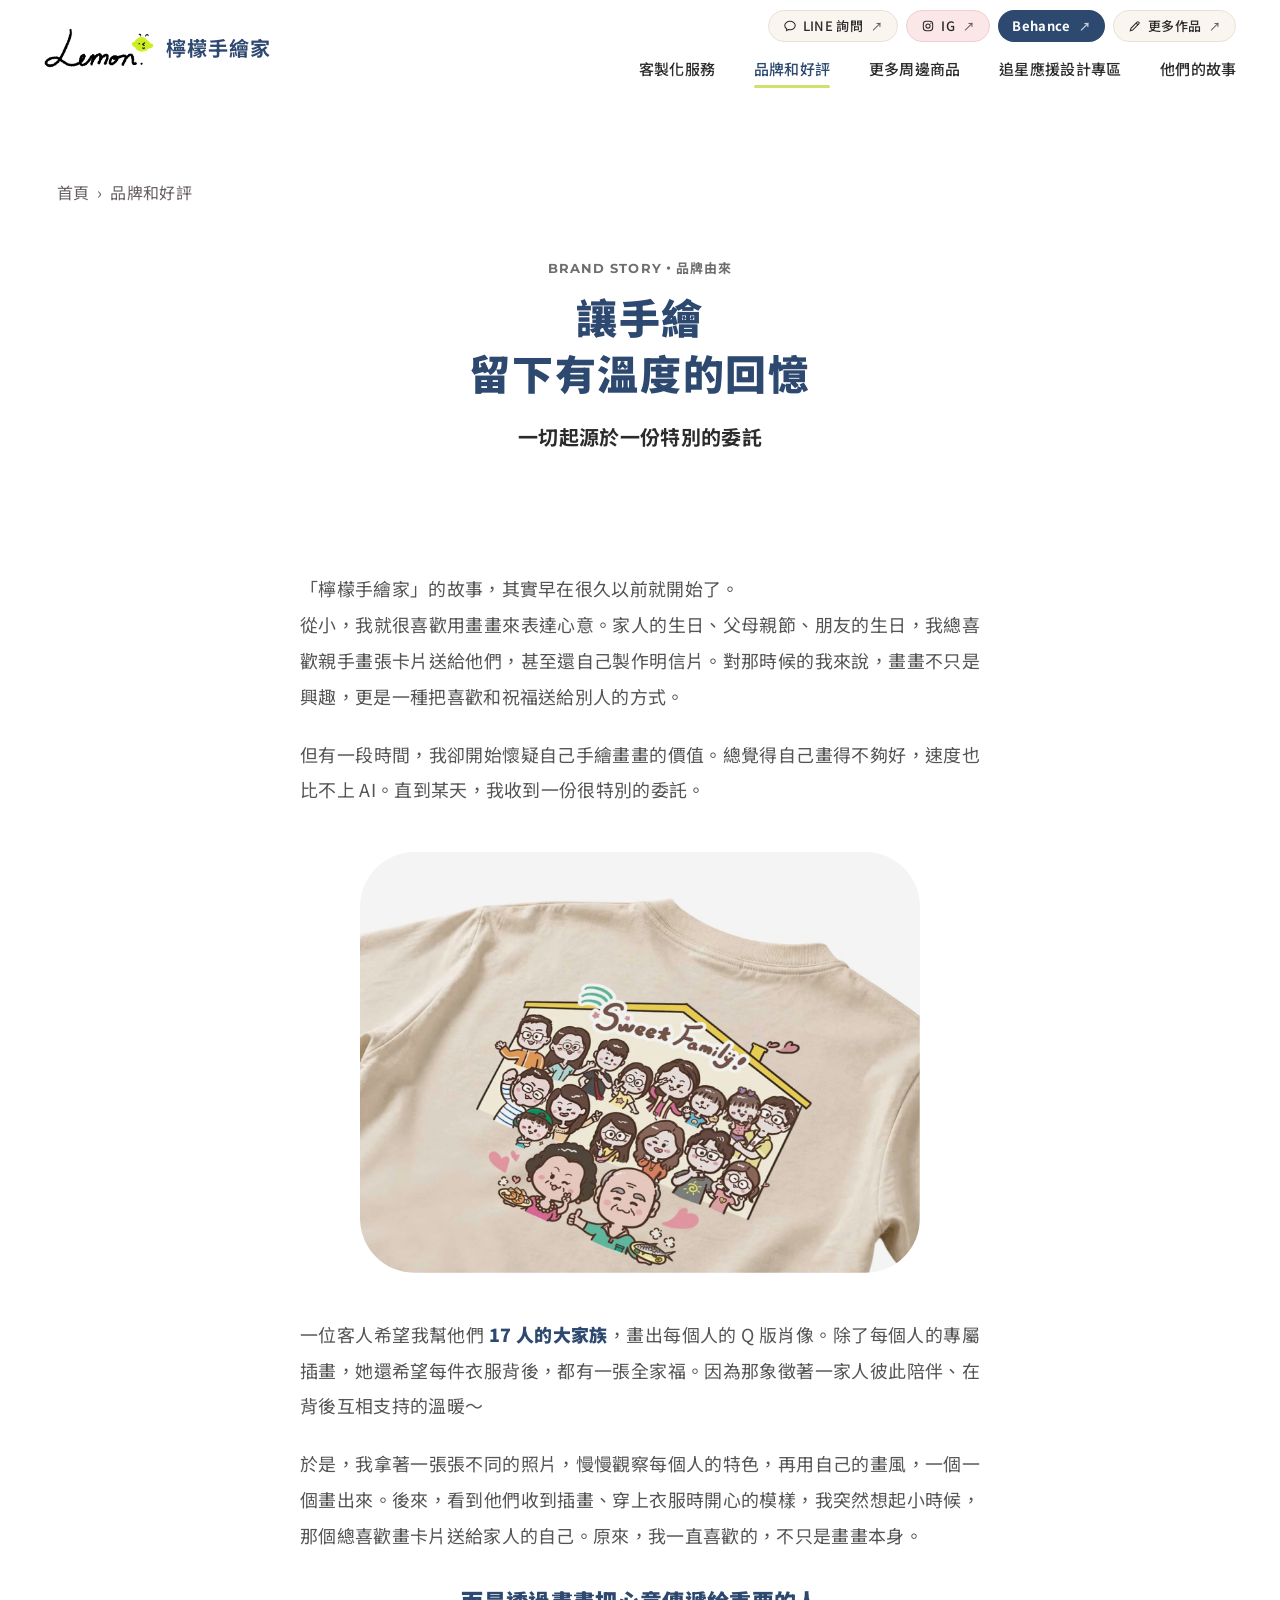
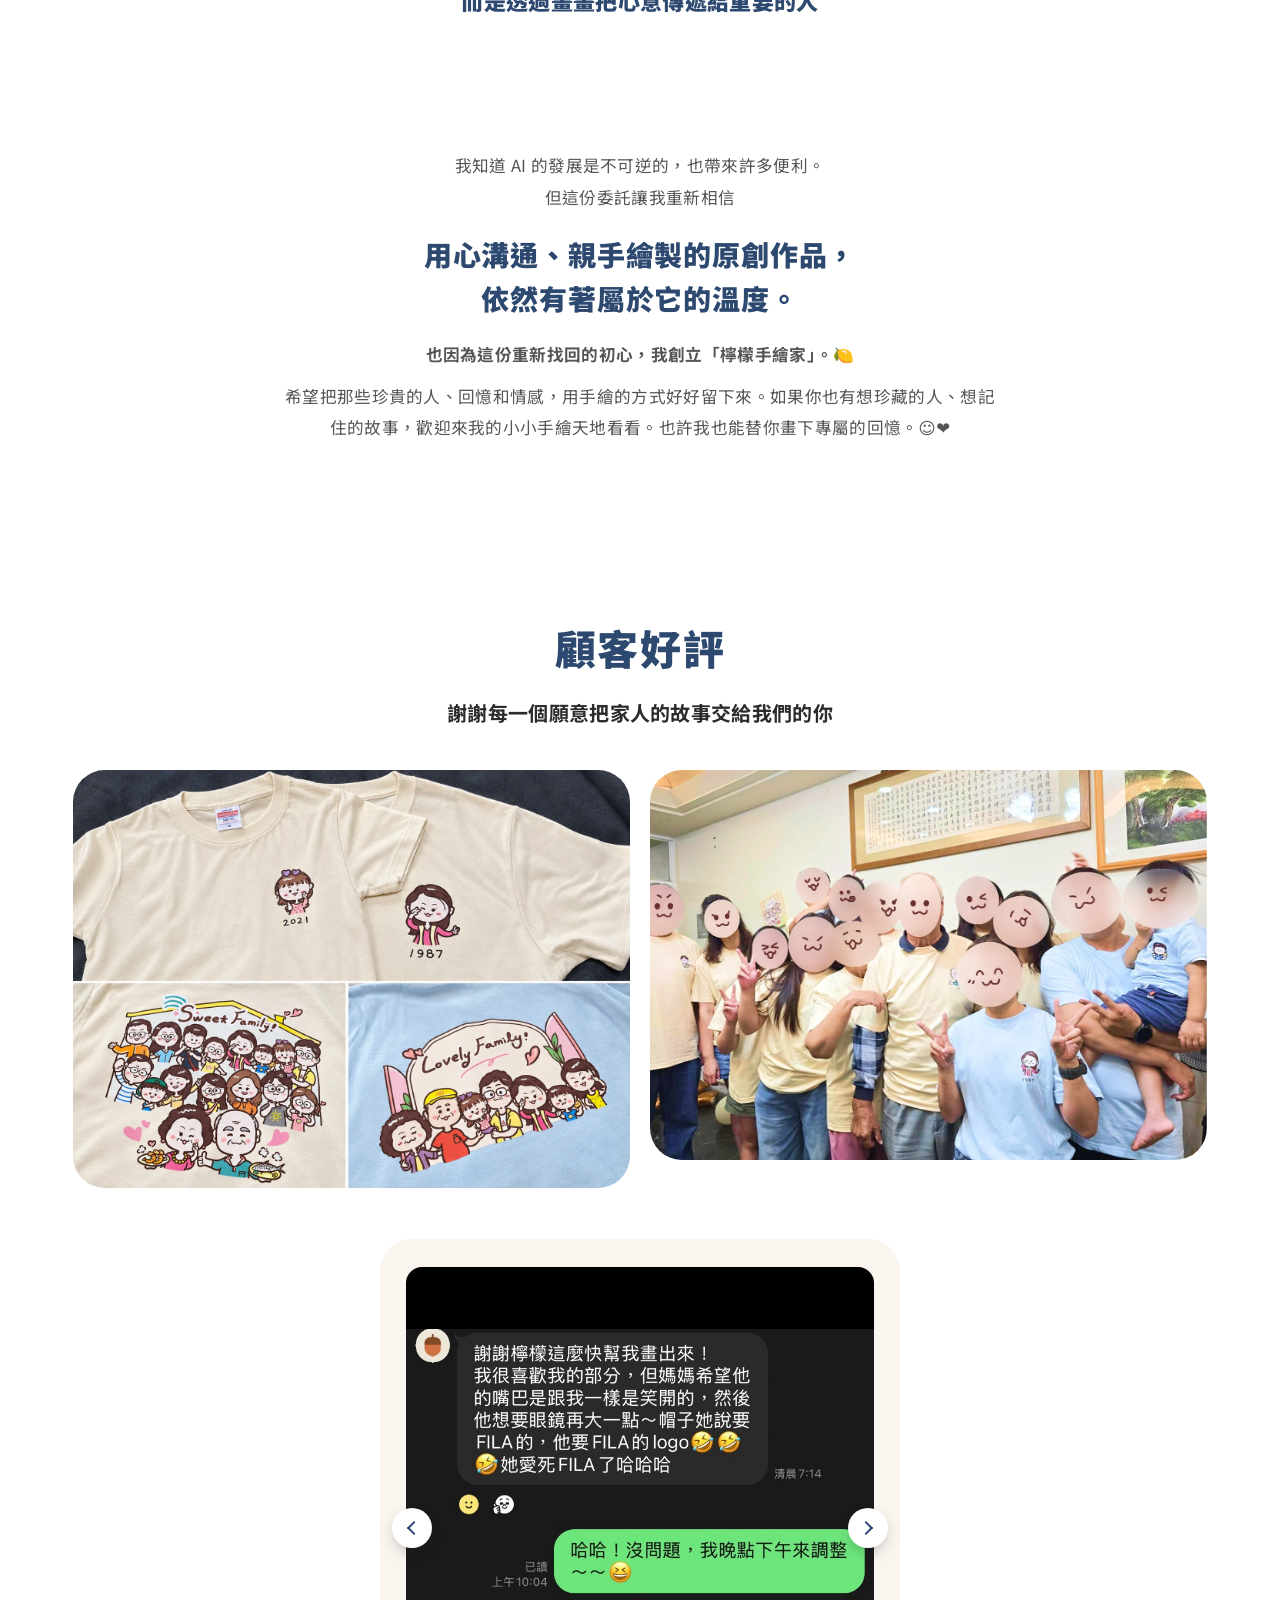
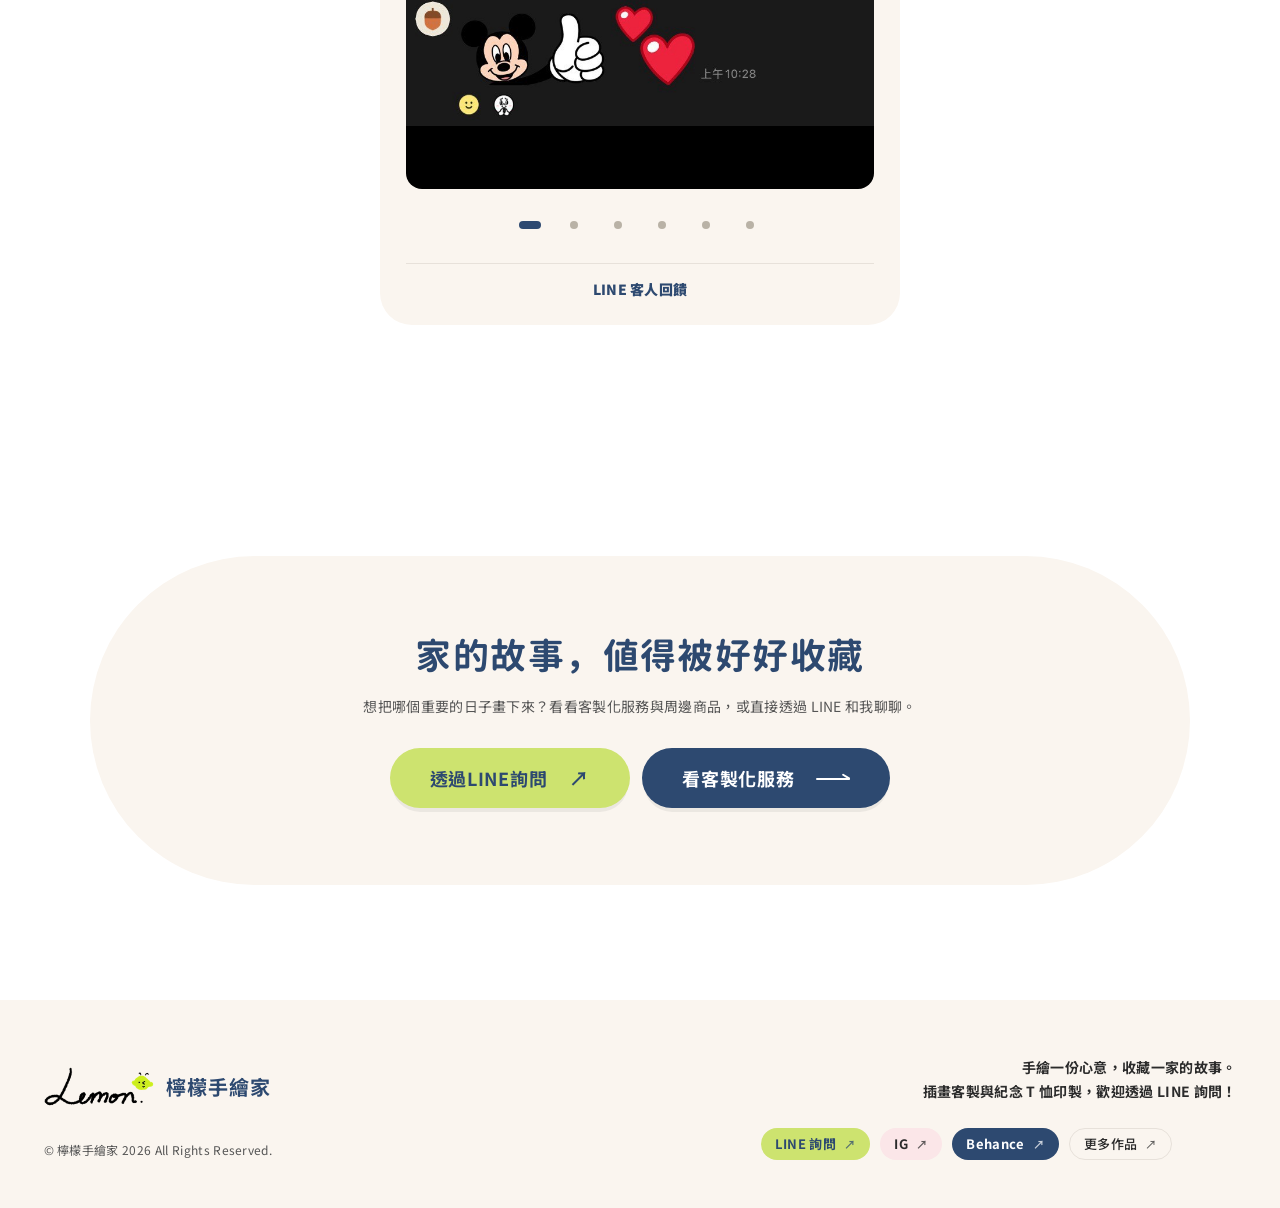
<file: reviews.html>
<!doctype html>
<html lang="zh-Hant-TW">
<head>
  <meta charset="utf-8" />
  <meta name="viewport" content="width=device-width, initial-scale=1" />
  <title>顧客好評｜檸檬手繪家</title>
  <meta name="robots" content="noindex, follow" />
  <link rel="canonical" href="https://www.lemonhomeme.com/story.html#reviews" />
  <meta http-equiv="refresh" content="0; url=story.html#reviews" />
  <script>location.replace('story.html#reviews');</script>
</head>
<body>
  <p>顧客好評已移到「品牌和好評」頁面，<a href="story.html#reviews">點這裡前往</a>。</p>
</body>
</html>
</file>
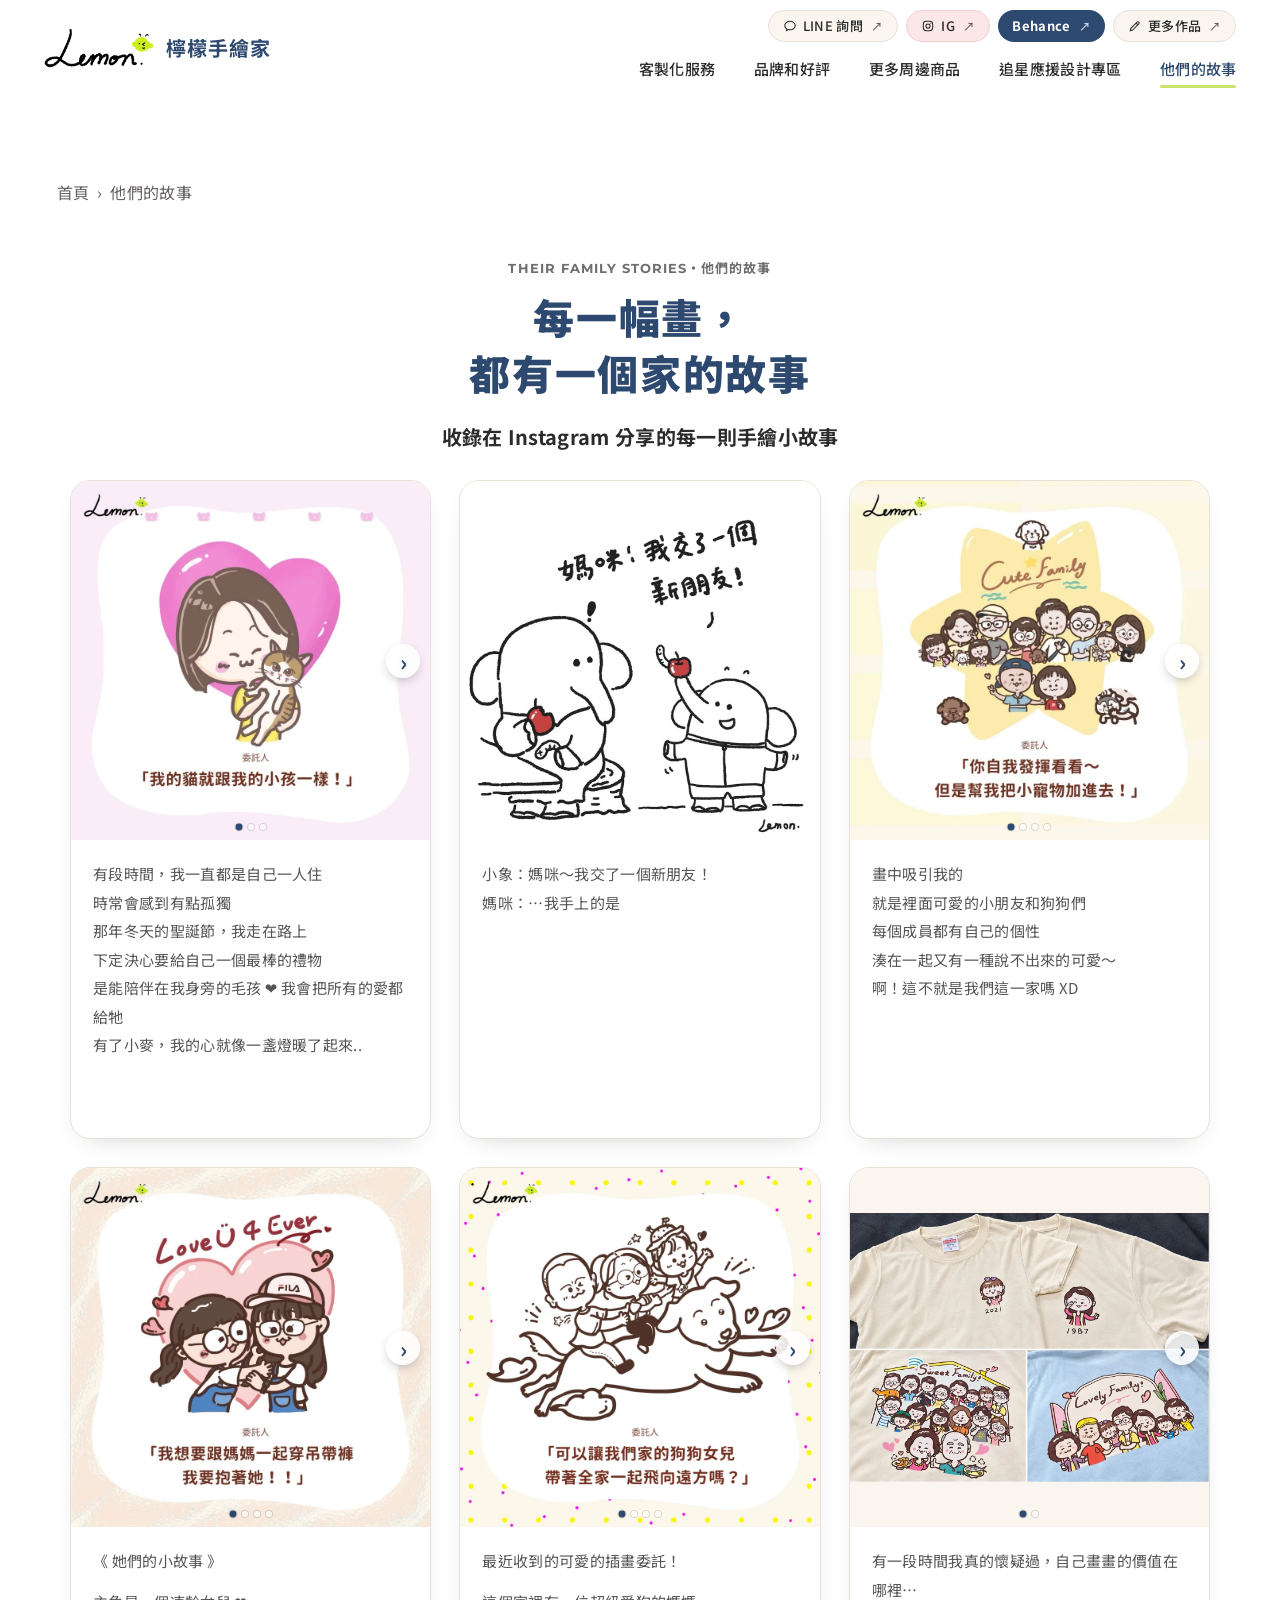
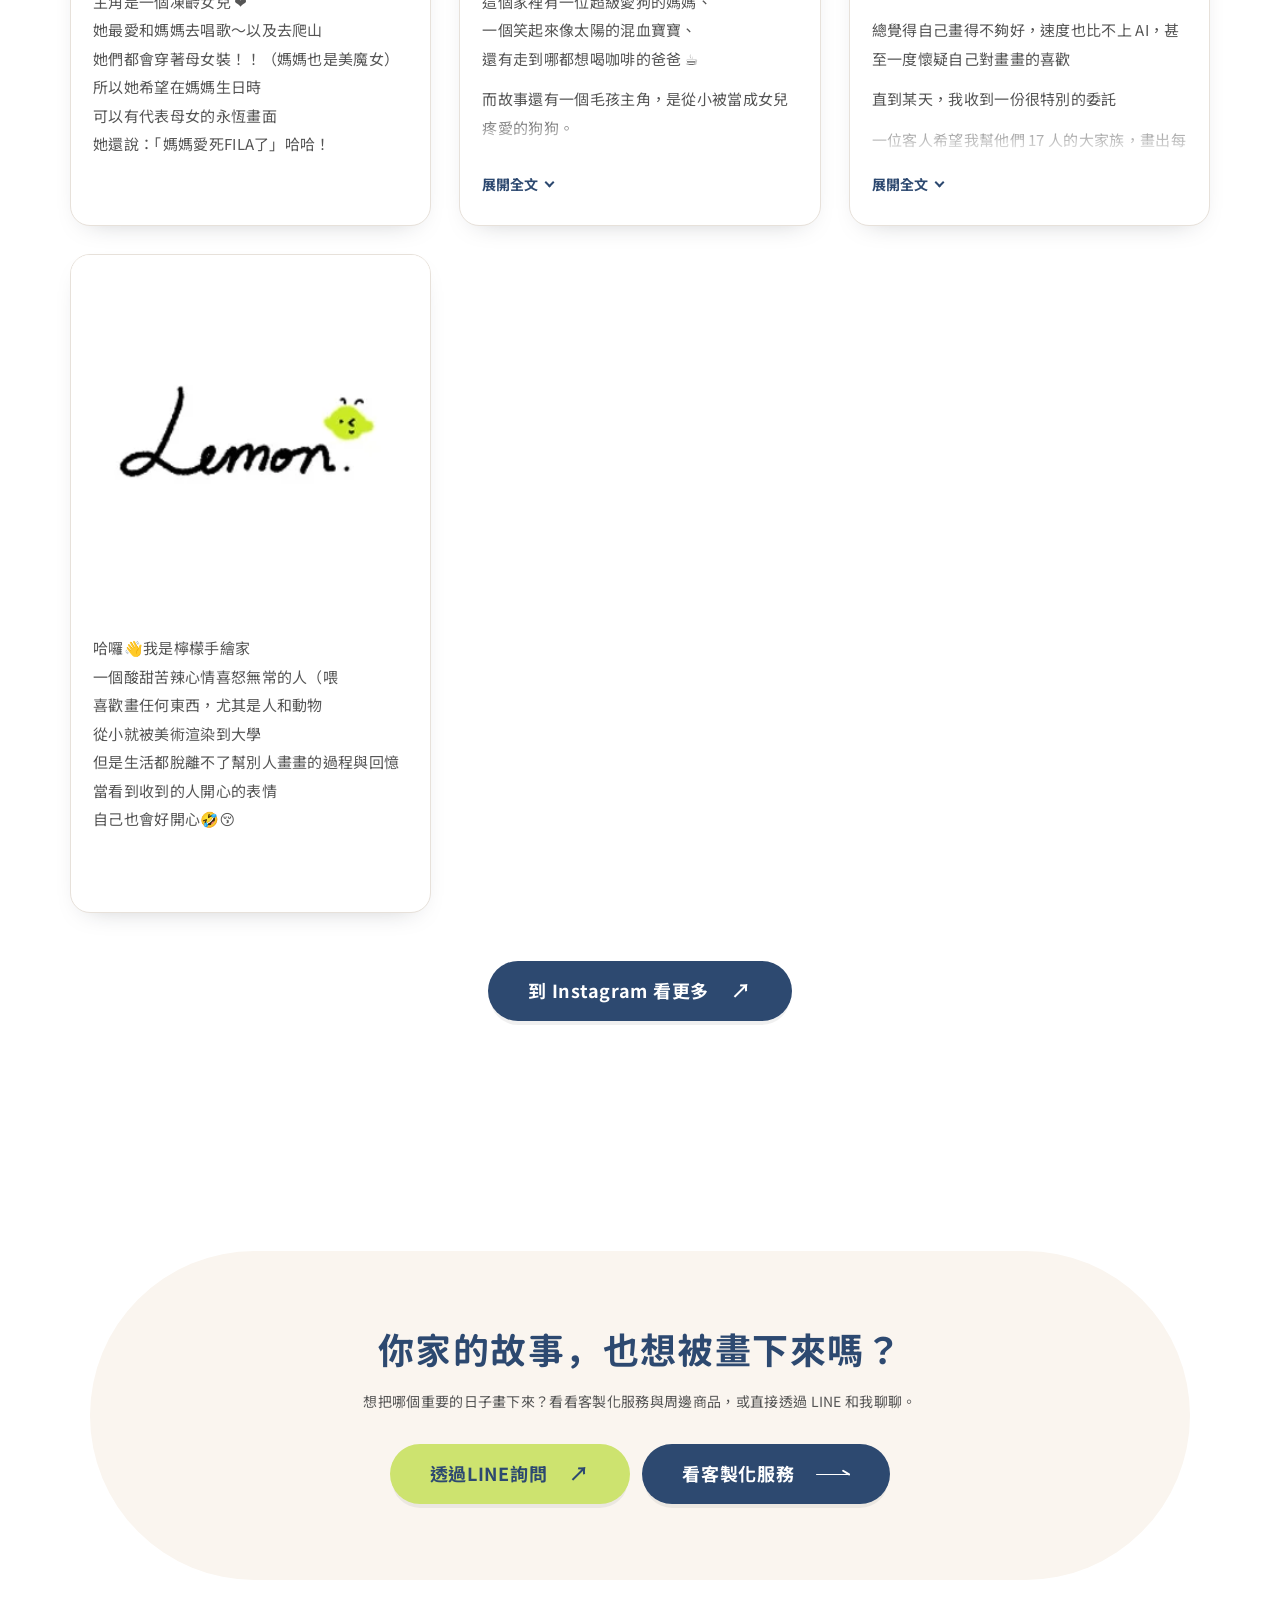
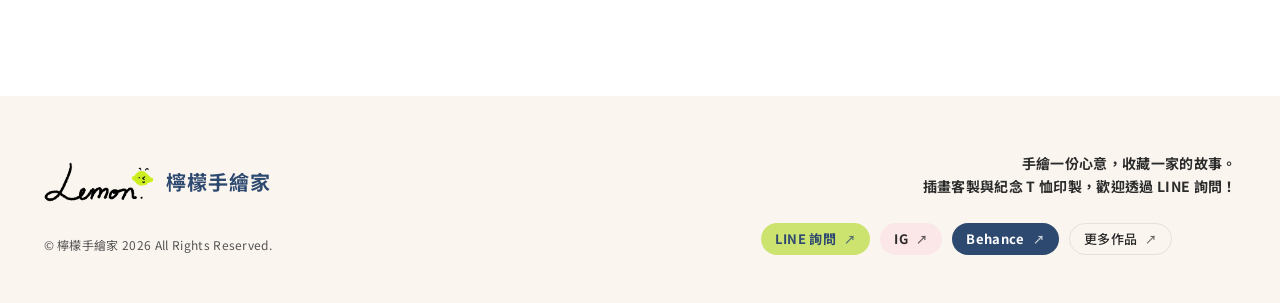
<file: stories.html>
<!doctype html>
<html lang="zh-Hant-TW" class="no-js">
<head>
  <meta charset="utf-8" />
  <meta name="color-scheme" content="light" />
  <meta name="viewport" content="width=device-width, initial-scale=1, viewport-fit=cover" />
  <title>他們的故事｜檸檬手繪家 Q 版似顏繪插畫</title>
  <meta name="description" content="他們的故事：每一組手繪作品背後的家庭小故事，同步收錄自檸檬手繪家 Instagram。" />
  <link rel="canonical" href="https://www.lemonhomeme.com/stories.html" />
  <meta name="robots" content="index, follow, max-image-preview:large" />
  <meta property="og:type" content="website" />
  <meta property="og:site_name" content="檸檬手繪家" />
  <meta property="og:locale" content="zh_TW" />
  <meta property="og:title" content="他們的故事｜檸檬手繪家 Q 版似顏繪插畫" />
  <meta property="og:description" content="他們的故事：每一組手繪作品背後的家庭小故事，同步收錄自檸檬手繪家 Instagram。" />
  <meta property="og:url" content="https://www.lemonhomeme.com/stories.html" />
  <meta property="og:image" content="https://www.lemonhomeme.com/assets/og-image.jpg" />
  <meta property="og:image:width" content="1200" />
  <meta property="og:image:height" content="630" />
  <meta property="og:image:alt" content="檸檬手繪家 Q 版家庭似顏繪插畫" />
  <meta name="twitter:card" content="summary_large_image" />
  <script type="application/ld+json">
{
 "@context": "https://schema.org",
 "@graph": [
  {
   "@type": "Organization",
   "@id": "https://www.lemonhomeme.com/#org",
   "name": "檸檬手繪家",
   "alternateName": [
    "Lemon",
    "檸檬手繪家 Lemon"
   ],
   "url": "https://www.lemonhomeme.com/",
   "logo": "https://www.lemonhomeme.com/assets/favicon-512.png",
   "image": "https://www.lemonhomeme.com/assets/og-image.jpg",
   "description": "手繪 Q 版似顏繪與家庭插畫客製品牌，提供插畫電子檔與紀念 T 恤、帆布包、零錢包、實木相框等周邊印製。",
   "areaServed": {
    "@type": "Country",
    "name": "台灣"
   },
   "sameAs": [
    "https://www.instagram.com/lemonhomeme/",
    "https://www.behance.net/kkkomo2102",
    "https://line.me/ti/p/~komo2102"
   ]
  },
  {
   "@type": "WebSite",
   "@id": "https://www.lemonhomeme.com/#website",
   "url": "https://www.lemonhomeme.com/",
   "name": "檸檬手繪家",
   "inLanguage": "zh-Hant-TW",
   "publisher": {
    "@id": "https://www.lemonhomeme.com/#org"
   }
  }
 ]
}
  </script>
  <meta name="theme-color" content="#2d4970" />
  <link rel="icon" href="favicon.ico" sizes="any" />
  <link rel="icon" type="image/png" sizes="32x32" href="assets/favicon-32.png" />
  <link rel="icon" type="image/png" sizes="48x48" href="assets/favicon-48.png" />
  <link rel="icon" type="image/png" sizes="96x96" href="assets/favicon-96.png" />
  <link rel="icon" type="image/png" sizes="192x192" href="assets/favicon-192.png" />
  <link rel="apple-touch-icon" href="assets/apple-touch-icon.png" />
  <link rel="preload" href="assets/fonts/GenJyuuGothic-Bold-titles.woff2" as="font" type="font/woff2" crossorigin />
  <link rel="preconnect" href="https://fonts.googleapis.com" />
  <link rel="preconnect" href="https://fonts.gstatic.com" crossorigin />
  <link href="https://fonts.googleapis.com/css2?family=Montserrat:wght@600;700;800&family=Noto+Sans+TC:wght@400;500;700;900&display=swap" rel="stylesheet" />
  <link rel="stylesheet" href="styles.css?v=191" />
  <link rel="stylesheet" href="hig-refresh.css?v=23" />
</head>
<body class="page-goods page-story page-igstories">
  <a class="skip-link" href="#main">跳到主要內容</a>

  <!-- ============ Header ============ -->
  <header class="site-header" id="top">
    <div class="container header-inner">
      <a class="brand" href="index.html" aria-label="檸檬手繪家 回到首頁">
        <img src="assets/logo.webp" alt="Lemon" width="357" height="128" class="brand-logo" />
        <span class="brand-name">檸檬手繪家</span>
      </a>

      <div class="header-right">
        <div class="header-pills">
          <a class="pill pill-outline" href="https://line.me/ti/p/~komo2102" target="_blank" rel="noopener" data-line>
            <svg viewBox="0 0 24 24" aria-hidden="true"><path d="M12 4C7 4 3 7.3 3 11.3c0 2.3 1.3 4.3 3.4 5.7L6 20l3.3-1.8c.9.2 1.8.3 2.7.3 5 0 9-3.3 9-7.2S17 4 12 4Z"/></svg>
            LINE 詢問
          </a>
          <a class="pill pill-outline" href="https://www.instagram.com/lemonhomeme/" target="_blank" rel="noopener" data-social>
            <svg viewBox="0 0 24 24" aria-hidden="true"><rect x="4" y="4" width="16" height="16" rx="5"/><circle cx="12" cy="12" r="3.6"/><circle cx="16.8" cy="7.2" r=".9" class="fill"/></svg>
            IG
          </a>
          <a class="pill pill-navy" href="https://www.behance.net/kkkomo2102" target="_blank" rel="noopener noreferrer">Behance</a>
          <a class="pill pill-outline" href="https://super-mermaid-92f6fc.netlify.app/" target="_blank" rel="noopener">
            <svg viewBox="0 0 24 24" aria-hidden="true"><path d="M4 20l4-1 10.5-10.5a2.1 2.1 0 0 0-3-3L5 16l-1 4Z"/><path d="M14 7l3 3"/></svg>
            更多作品
          </a>
        </div>
        <nav class="main-nav" aria-label="主選單">
          <a href="index.html">客製化服務</a>
          <a href="story.html">品牌和好評</a>
          <a href="goods.html">更多周邊商品</a>
          <a href="fan.html">追星應援設計專區</a>
          <a href="stories.html" class="is-active" aria-current="page">他們的故事</a>
        </nav>
      </div>

      <button class="menu-toggle" aria-label="開啟選單" aria-expanded="false" aria-controls="mobile-menu">
        <span></span><span></span><span></span>
      </button>
    </div>

    <div class="mobile-menu" id="mobile-menu" hidden>
      <nav aria-label="手機選單">
        <a href="index.html">客製化服務</a>
        <a href="story.html">品牌和好評</a>
        <a href="goods.html">更多周邊商品</a>
        <a href="fan.html">追星應援設計專區</a>
        <a href="stories.html" aria-current="page">他們的故事</a>
      </nav>
      <div class="mobile-menu-pills">
        <a class="btn btn-lime" href="https://line.me/ti/p/~komo2102" target="_blank" rel="noopener" data-line>LINE 詢問 <i class="arrow"></i></a>
        <a class="pill pill-outline" href="https://www.instagram.com/lemonhomeme/" target="_blank" rel="noopener" data-social>IG</a>
        <a class="btn btn-navy" href="https://www.behance.net/kkkomo2102" target="_blank" rel="noopener noreferrer">Behance <i class="arrow"></i></a>
        <a class="pill pill-outline" href="https://super-mermaid-92f6fc.netlify.app/" target="_blank" rel="noopener">更多作品</a>
      </div>
    </div>
  </header>

  <main id="main">
    <!-- ============ 他們的故事：開頭 ============ -->
    <section class="goods-hero story-hero">
      <div class="container">
        <nav class="crumbs" aria-label="麵包屑"><a href="index.html">首頁</a><span aria-hidden="true">›</span><span>他們的故事</span></nav>
        <div class="story-intro reveal">
          <div class="story-intro-copy">
            <p class="eyebrow">THEIR FAMILY STORIES・他們的故事</p>
            <h1 class="story-title"><span class="nowrap">每一幅畫，</span><br /><span class="nowrap">都有一個家的故事</span></h1>
            <p class="story-lead">收錄在 Instagram 分享的每一則手繪小故事</p>
          </div>
        </div>
      </div>
    </section>

    <!-- ============ IG 貼文（圖＋故事文字） ============
      新增一則：複製一整段 <article class="ig-card"> … </article> 貼到最上面，
      換掉圖片（放在 assets/stories/）與文字即可；多張圖會自動變成可左右滑的輪播。
    ===================================================== -->
    <section class="ig-stories section">
      <div class="container">
        <div class="ig-grid">
        <!-- IG：https://www.instagram.com/p/Df-ARTVk7n-/ -->
        <article class="ig-card reveal">
          <div class="ig-media">
            <div class="ig-track">
              <img src="assets/stories/Df-ARTVk7n--1.webp" alt="" width="904" height="904" loading="lazy" />
              <img src="assets/stories/Df-ARTVk7n--2.webp" alt="" width="904" height="904" loading="lazy" />
              <img src="assets/stories/Df-ARTVk7n--3.webp" alt="" width="904" height="904" loading="lazy" />
            </div>
            <button type="button" class="ig-nav ig-prev" aria-label="上一張">‹</button>
            <button type="button" class="ig-nav ig-next" aria-label="下一張">›</button>
            <div class="ig-dots" aria-hidden="true"><i></i><i></i><i></i></div>
          </div>
          <div class="ig-text"><div class="ig-body">
            <p>有段時間，我一直都是自己一人住<br />時常會感到有點孤獨<br />那年冬天的聖誕節，我走在路上<br />下定決心要給自己一個最棒的禮物<br />是能陪伴在我身旁的毛孩 ❤️ 我會把所有的愛都給牠<br />有了小麥，我的心就像一盞燈暖了起來..</p>
            </div>
            <button type="button" class="ig-toggle" aria-expanded="false">展開全文</button>
          </div>
        </article>

        <!-- IG：https://www.instagram.com/p/Df8gCm7zcd_/ -->
        <article class="ig-card reveal">
          <div class="ig-media">
            <div class="ig-track">
              <img src="assets/stories/Df8gCm7zcd_-1.webp" alt="" width="1080" height="1080" loading="lazy" />
            </div>
          </div>
          <div class="ig-text"><div class="ig-body">
            <p>小象：媽咪～我交了一個新朋友！<br />媽咪：…我手上的是</p>
            </div>
            <button type="button" class="ig-toggle" aria-expanded="false">展開全文</button>
          </div>
        </article>

        <!-- IG：https://www.instagram.com/p/Df7SaKHkzeO/ -->
        <article class="ig-card reveal">
          <div class="ig-media">
            <div class="ig-track">
              <img src="assets/stories/Df7SaKHkzeO-1.webp" alt="" width="904" height="904" loading="lazy" />
              <img src="assets/stories/Df7SaKHkzeO-2.webp" alt="" width="904" height="904" loading="lazy" />
              <img src="assets/stories/Df7SaKHkzeO-3.webp" alt="" width="904" height="904" loading="lazy" />
              <img src="assets/stories/Df7SaKHkzeO-4.webp" alt="" width="904" height="904" loading="lazy" />
            </div>
            <button type="button" class="ig-nav ig-prev" aria-label="上一張">‹</button>
            <button type="button" class="ig-nav ig-next" aria-label="下一張">›</button>
            <div class="ig-dots" aria-hidden="true"><i></i><i></i><i></i><i></i></div>
          </div>
          <div class="ig-text"><div class="ig-body">
            <p>畫中吸引我的<br />就是裡面可愛的小朋友和狗狗們<br />每個成員都有自己的個性<br />湊在一起又有一種說不出來的可愛～<br />啊！這不就是我們這一家嗎 XD</p>
            </div>
            <button type="button" class="ig-toggle" aria-expanded="false">展開全文</button>
          </div>
        </article>

        <!-- IG：https://www.instagram.com/p/Df7KBKSk-RF/ -->
        <article class="ig-card reveal">
          <div class="ig-media">
            <div class="ig-track">
              <img src="assets/stories/Df7KBKSk-RF-1.webp" alt="" width="904" height="904" loading="lazy" />
              <img src="assets/stories/Df7KBKSk-RF-2.webp" alt="" width="904" height="904" loading="lazy" />
              <img src="assets/stories/Df7KBKSk-RF-3.webp" alt="" width="904" height="904" loading="lazy" />
              <img src="assets/stories/Df7KBKSk-RF-4.webp" alt="" width="904" height="904" loading="lazy" />
            </div>
            <button type="button" class="ig-nav ig-prev" aria-label="上一張">‹</button>
            <button type="button" class="ig-nav ig-next" aria-label="下一張">›</button>
            <div class="ig-dots" aria-hidden="true"><i></i><i></i><i></i><i></i></div>
          </div>
          <div class="ig-text"><div class="ig-body">
            <p>《 她們的小故事 》</p>
            <p>主角是一個凍齡女兒 ❤️<br />她最愛和媽媽去唱歌～以及去爬山<br />她們都會穿著母女裝！！（媽媽也是美魔女）<br />所以她希望在媽媽生日時<br />可以有代表母女的永恆畫面<br />她還說：「媽媽愛死FILA了」哈哈！</p>
            </div>
            <button type="button" class="ig-toggle" aria-expanded="false">展開全文</button>
          </div>
        </article>

        <!-- IG：https://www.instagram.com/p/Df6m7NyE6US/ -->
        <article class="ig-card reveal">
          <div class="ig-media">
            <div class="ig-track">
              <img src="assets/stories/Df6m7NyE6US-1.webp" alt="" width="904" height="904" loading="lazy" />
              <img src="assets/stories/Df6m7NyE6US-2.webp" alt="" width="904" height="904" loading="lazy" />
              <img src="assets/stories/Df6m7NyE6US-3.webp" alt="" width="924" height="924" loading="lazy" />
              <img src="assets/stories/Df6m7NyE6US-4.webp" alt="" width="904" height="904" loading="lazy" />
            </div>
            <button type="button" class="ig-nav ig-prev" aria-label="上一張">‹</button>
            <button type="button" class="ig-nav ig-next" aria-label="下一張">›</button>
            <div class="ig-dots" aria-hidden="true"><i></i><i></i><i></i><i></i></div>
          </div>
          <div class="ig-text"><div class="ig-body">
            <p>最近收到的可愛的插畫委託！</p>
            <p>這個家裡有一位超級愛狗的媽媽、<br />一個笑起來像太陽的混血寶寶、<br />還有走到哪都想喝咖啡的爸爸 ☕️</p>
            <p>而故事還有一個毛孩主角，是從小被當成女兒疼愛的狗狗。</p>
            <p>牠不只是家裡的毛孩，<br />更是寶寶最愛的大姊姊 ❤️</p>
            </div>
            <button type="button" class="ig-toggle" aria-expanded="false">展開全文</button>
          </div>
        </article>

        <!-- IG：https://www.instagram.com/p/Df6VQW4kzpw/ -->
        <article class="ig-card reveal">
          <div class="ig-media">
            <div class="ig-track">
              <img src="assets/stories/Df6VQW4kzpw-1.webp" alt="" width="1226" height="919" loading="lazy" />
              <img src="assets/stories/Df6VQW4kzpw-2.webp" alt="" width="1219" height="914" loading="lazy" />
            </div>
            <button type="button" class="ig-nav ig-prev" aria-label="上一張">‹</button>
            <button type="button" class="ig-nav ig-next" aria-label="下一張">›</button>
            <div class="ig-dots" aria-hidden="true"><i></i><i></i></div>
          </div>
          <div class="ig-text"><div class="ig-body">
            <p>有一段時間我真的懷疑過，自己畫畫的價值在哪裡…</p>
            <p>總覺得自己畫得不夠好，速度也比不上 AI，甚至一度懷疑自己對畫畫的喜歡</p>
            <p>直到某天，我收到一份很特別的委託</p>
            <p>一位客人希望我幫他們 17 人的大家族，畫出每個人獨一無二的 Q 版肖像。</p>
            <p>除了每個人自己的圖像，她還希望在每件衣服背後，都放上一張全家福。因為對她來說，那象徵著一家人彼此陪伴、「背後」支持的溫暖。</p>
            <p>於是，我拿著一張張不同的照片，慢慢觀察每個人的特色，再用自己的風格一個一個畫出來。</p>
            <p>後來，看到他們收到插畫、穿上衣服時開心的模樣，我突然覺得，好像又找回了一點畫畫的初心。</p>
            <p>我知道 AI 的發展是不可逆的，也真的很方便、很厲害。</p>
            <p>但這件事讓我重新相信，原來用心溝通、親手畫出來的作品，還是有它無法取代的溫度。</p>
            <p>希望把那些珍貴的人、回憶和情感，用手繪的方式，好好留下來～</p>
            <p>也謝謝這個大家庭，提醒我找回畫畫的意義。</p>
            </div>
            <button type="button" class="ig-toggle" aria-expanded="false">展開全文</button>
          </div>
        </article>

        <!-- IG：https://www.instagram.com/p/Df6UeYxTKbD/ -->
        <article class="ig-card reveal">
          <div class="ig-media">
            <div class="ig-track">
              <img src="assets/stories/Df6UeYxTKbD-1.webp" alt="" width="320" height="320" loading="lazy" />
            </div>
          </div>
          <div class="ig-text"><div class="ig-body">
            <p>哈囉👋我是檸檬手繪家<br />一個酸甜苦辣心情喜怒無常的人（喂<br />喜歡畫任何東西，尤其是人和動物<br />從小就被美術渲染到大學<br />但是生活都脫離不了幫別人畫畫的過程與回憶<br />當看到收到的人開心的表情<br />自己也會好開心🤣😚</p>
            </div>
            <button type="button" class="ig-toggle" aria-expanded="false">展開全文</button>
          </div>
        </article>
        </div>
        <div class="ig-more">
          <a class="btn btn-navy btn-lg" href="https://www.instagram.com/lemonhomeme/" target="_blank" rel="noopener noreferrer">到 Instagram 看更多 <i class="arrow"></i></a>
        </div>
      </div>
    </section>

    <script>
      document.querySelectorAll('.ig-media').forEach(function (m) {
        var t = m.querySelector('.ig-track'), dots = m.querySelectorAll('.ig-dots i');
        if (!dots.length) return;
        function idx() { return Math.round(t.scrollLeft / t.clientWidth); }
        function sync() { var i = idx(); dots.forEach(function (d, k) { d.classList.toggle('on', k === i); });
          m.querySelector('.ig-prev').hidden = i === 0; m.querySelector('.ig-next').hidden = i === dots.length - 1; }
        function go(d) { t.scrollTo({ left: (idx() + d) * t.clientWidth, behavior: 'smooth' }); }
        m.querySelector('.ig-prev').addEventListener('click', function () { go(-1); });
        m.querySelector('.ig-next').addEventListener('click', function () { go(1); });
        t.addEventListener('scroll', function () { requestAnimationFrame(sync); }, { passive: true });
        sync();
      });
    document.querySelectorAll('.ig-card').forEach(function (c) {
        var body = c.querySelector('.ig-body'), btn = c.querySelector('.ig-toggle');
        function check() { c.classList.toggle('is-long', c.classList.contains('is-open') || body.scrollHeight > body.clientHeight + 2); }
        btn.addEventListener('click', function () {
          var open = c.classList.toggle('is-open');
          btn.textContent = open ? '收合' : '展開全文';
          btn.setAttribute('aria-expanded', open);
          if (!open && c.getBoundingClientRect().top < 0) c.scrollIntoView({ block: 'start' });
        });
        check(); addEventListener('resize', check);
      });
    </script>

    <!-- ============ CTA ============ -->
    <section class="cta section">
      <div class="container">
        <div class="cta-card reveal">
          <h2 class="h2"><span class="m-line">你家的故事<span class="d-only">，</span></span><span class="m-line">也想被畫下來嗎？</span></h2>
          <p>想把哪個重要的日子畫下來？看看客製化服務與周邊商品，或直接透過 LINE 和我聊聊。</p>
          <div class="story-cta-actions">
            <a class="btn btn-lime btn-lg" href="https://line.me/ti/p/~komo2102" target="_blank" rel="noopener" data-line>透過LINE詢問 <i class="arrow"></i></a>
            <a class="btn btn-navy btn-lg" href="index.html">看客製化服務 <i class="arrow"></i></a>
          </div>
        </div>
      </div>
    </section>
  </main>

  <!-- ============ Footer ============ -->
  <footer class="site-footer">
    <div class="container footer-inner">
      <div class="footer-brand">
        <a class="brand" href="index.html">
          <img src="assets/logo.webp" alt="Lemon" width="357" height="128" class="brand-logo" loading="lazy" />
          <span class="brand-name">檸檬手繪家</span>
        </a>
        <p class="copy">© 檸檬手繪家 2026 All Rights Reserved.</p>
      </div>
      <div class="footer-right">
        <p class="footer-tagline">手繪一份心意，收藏一家的故事。<br />插畫客製與紀念 T 恤印製，歡迎透過 LINE 詢問！</p>
        <div class="footer-pills">
          <a class="pill pill-lime" href="https://line.me/ti/p/~komo2102" target="_blank" rel="noopener" data-line>LINE 詢問</a>
          <a class="pill pill-lime" href="https://www.instagram.com/lemonhomeme/" target="_blank" rel="noopener" data-social>IG</a>
          <a class="pill pill-navy" href="https://www.behance.net/kkkomo2102" target="_blank" rel="noopener noreferrer">Behance</a>
          <a class="pill pill-outline" href="https://super-mermaid-92f6fc.netlify.app/" target="_blank" rel="noopener">更多作品</a>
        </div>
      </div>
    </div>
  </footer>

  <nav class="float-nav tab-bar" aria-label="快速分頁">
    <a href="index.html" aria-label="客製化服務"><svg viewBox="0 0 24 24" aria-hidden="true"><path d="M4 20l1-4L16 5l3 3L8 19l-4 1Z"/><path d="M14 7l3 3"/></svg><span>客製</span></a>
    <a href="story.html" aria-label="品牌和好評"><svg viewBox="0 0 24 24" aria-hidden="true"><path d="M4 5.5C6.5 4.5 9.5 4.5 12 6c2.5-1.5 5.5-1.5 8-.5V19c-2.5-1-5.5-1-8 .5-2.5-1.5-5.5-1.5-8-.5V5.5Z"/><path d="M12 6v13.5"/></svg><span>品牌和好評</span></a>
    <a href="goods.html" aria-label="更多周邊商品"><svg viewBox="0 0 24 24" aria-hidden="true"><path d="M5 8h14l-1 12H6L5 8Z"/><path d="M9 8V6a3 3 0 0 1 6 0v2"/></svg><span>周邊</span></a>
    <a href="fan.html" aria-label="追星應援設計專區"><svg viewBox="0 0 24 24" aria-hidden="true"><path d="M12 19.5s-7-4.3-7-9.3C5 7.8 6.8 6 9 6c1.3 0 2.4.7 3 1.8C12.6 6.7 13.7 6 15 6c2.2 0 4 1.8 4 4.2 0 5-7 9.3-7 9.3Z"/></svg><span>應援</span></a>
    <a href="stories.html" aria-label="他們的故事" class="is-active" aria-current="page"><svg viewBox="0 0 24 24" aria-hidden="true"><path d="M3.5 11 12 4l8.5 7"/><path d="M5.5 9.5V20h13V9.5"/><path d="M12 17.2s-3-1.8-3-3.7c0-1 .8-1.7 1.6-1.7.6 0 1.1.3 1.4.8.3-.5.8-.8 1.4-.8.8 0 1.6.7 1.6 1.7 0 1.9-3 3.7-3 3.7Z"/></svg><span>故事</span></a>
  </nav>

  <button class="to-top" aria-label="回到頂端">
    <svg viewBox="0 0 24 24" aria-hidden="true"><path d="M6 14l6-6 6 6"/></svg>
  </button>

  <script src="main.js?v=94" defer></script>
</body>
</html>
</file>
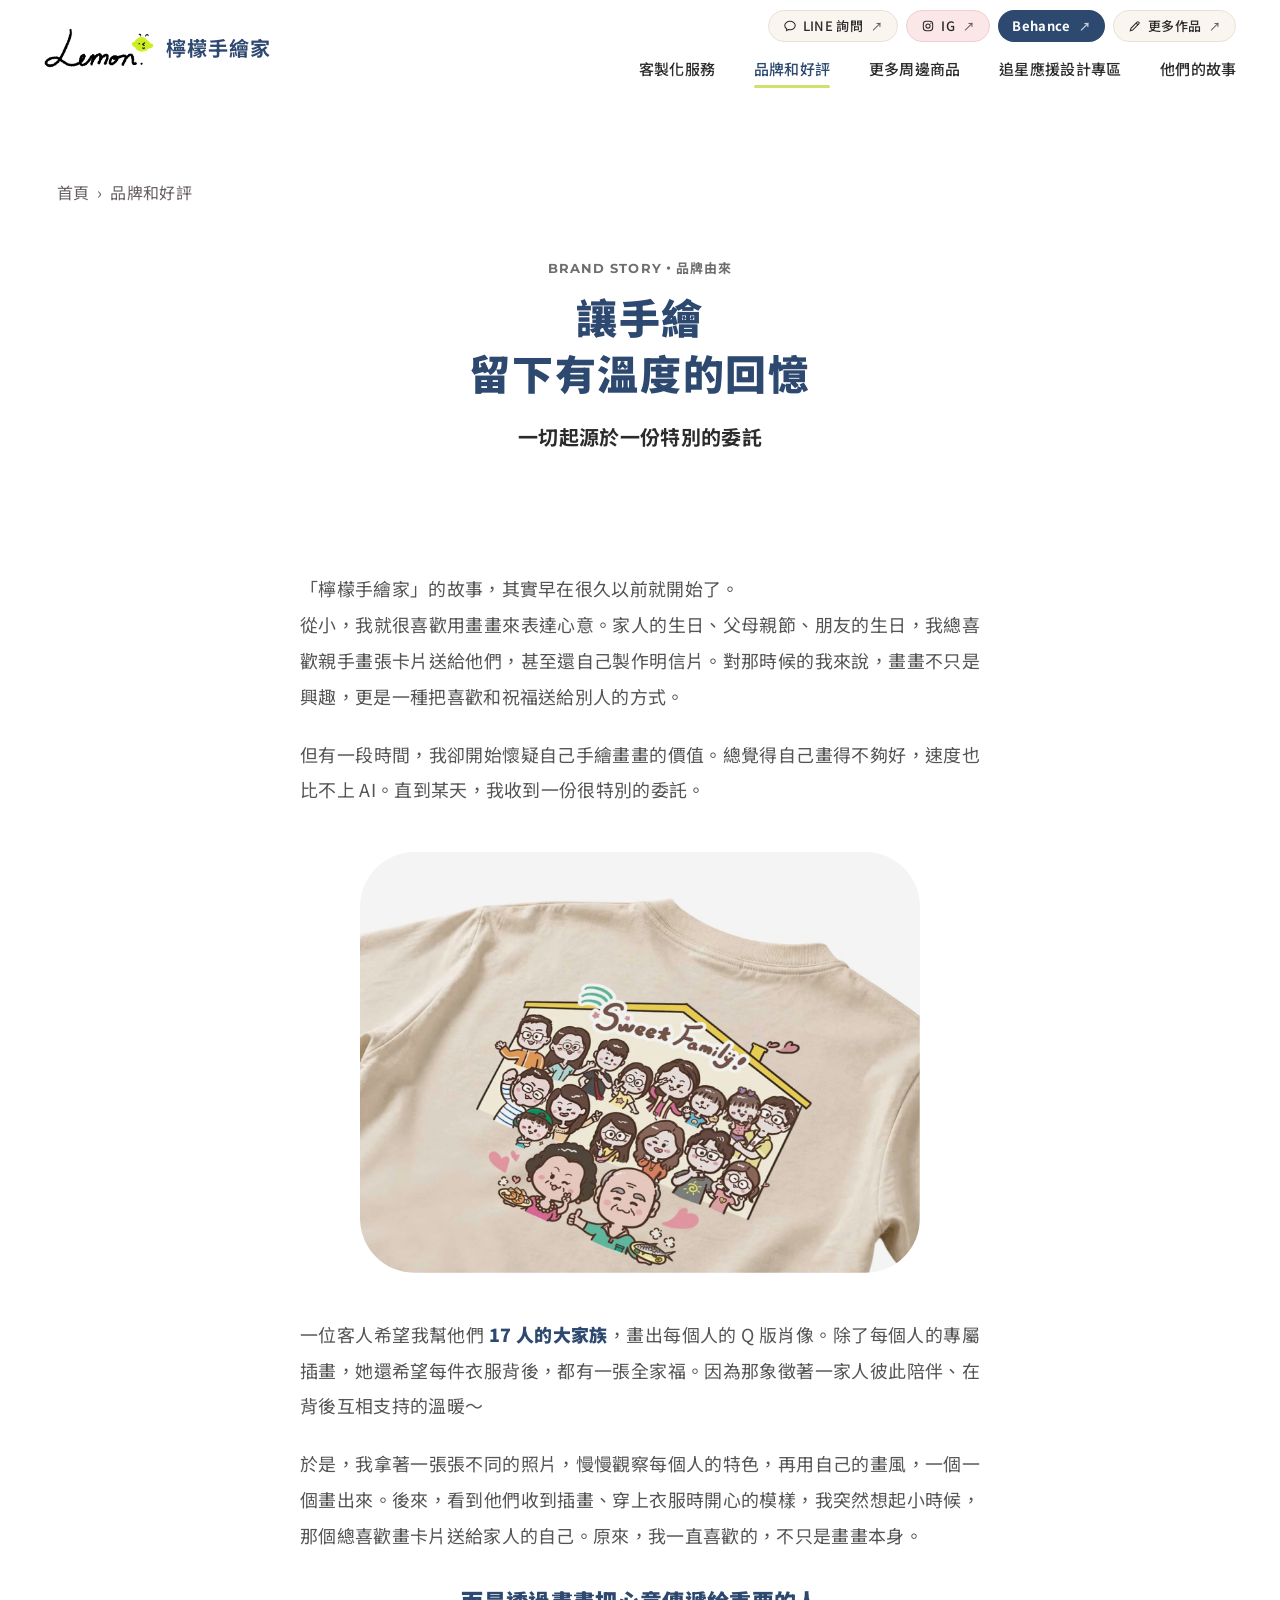
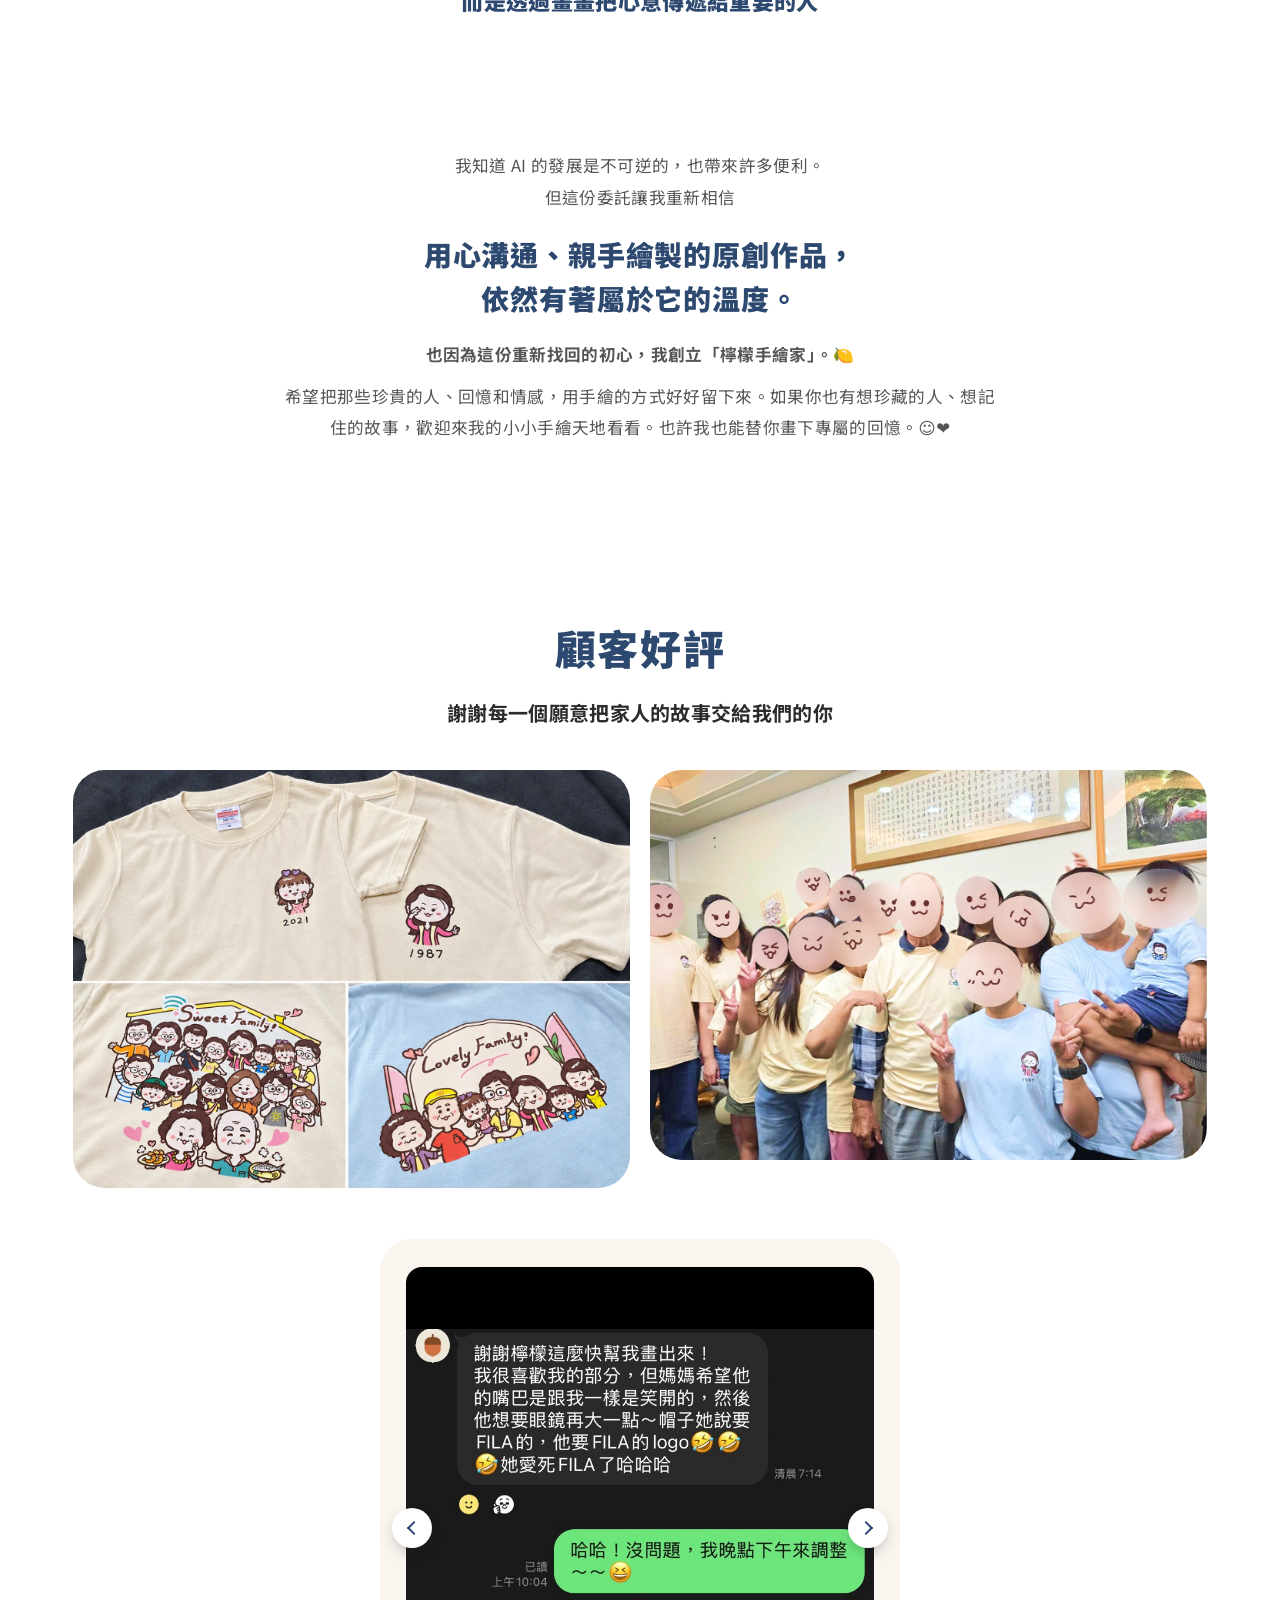
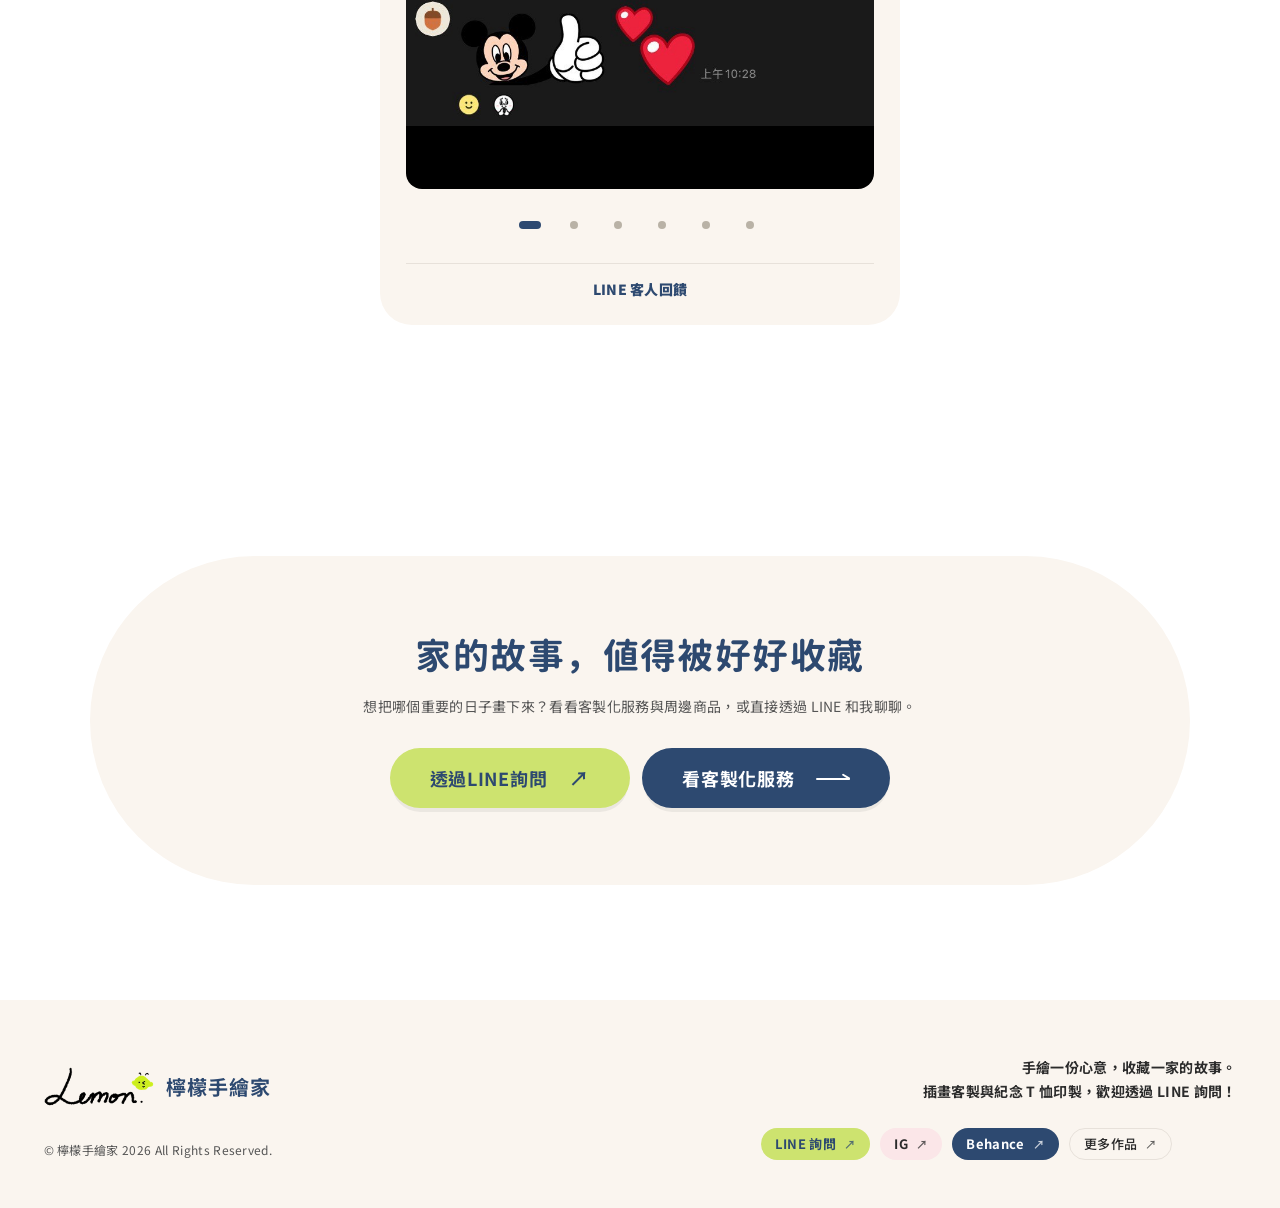
<file: story.html>
<!doctype html>
<html lang="zh-Hant-TW" class="no-js">
<head>
  <meta charset="utf-8" />
  <meta name="color-scheme" content="light" />
  <meta name="viewport" content="width=device-width, initial-scale=1, viewport-fit=cover" />
  <title>品牌故事與顧客好評｜檸檬手繪家 Q 版似顏繪插畫</title>
  <meta name="description" content="檸檬手繪家的品牌故事：從一份 17 人大家族的似顏繪委託開始，用手繪 Q 版插畫，把家人、伴侶和毛孩的模樣好好留下來。也看看客人收到似顏繪與紀念 T 恤後的真實回饋。" />
  <link rel="canonical" href="https://www.lemonhomeme.com/story.html" />
  <meta name="robots" content="index, follow, max-image-preview:large" />
  <meta property="og:type" content="website" />
  <meta property="og:site_name" content="檸檬手繪家" />
  <meta property="og:locale" content="zh_TW" />
  <meta property="og:title" content="品牌故事與顧客好評｜檸檬手繪家 Q 版似顏繪插畫" />
  <meta property="og:description" content="檸檬手繪家的品牌故事：從一份 17 人大家族的似顏繪委託開始，用手繪 Q 版插畫，把家人、伴侶和毛孩的模樣好好留下來。也看看客人收到似顏繪與紀念 T 恤後的真實回饋。" />
  <meta property="og:url" content="https://www.lemonhomeme.com/story.html" />
  <meta property="og:image" content="https://www.lemonhomeme.com/assets/og-image.jpg" />
  <meta property="og:image:width" content="1200" />
  <meta property="og:image:height" content="630" />
  <meta property="og:image:alt" content="檸檬手繪家 Q 版家庭似顏繪插畫" />
  <meta name="twitter:card" content="summary_large_image" />
  <script type="application/ld+json">
{
 "@context": "https://schema.org",
 "@graph": [
  {
   "@type": "Organization",
   "@id": "https://www.lemonhomeme.com/#org",
   "name": "檸檬手繪家",
   "alternateName": [
    "Lemon",
    "檸檬手繪家 Lemon"
   ],
   "url": "https://www.lemonhomeme.com/",
   "logo": "https://www.lemonhomeme.com/assets/favicon-512.png",
   "image": "https://www.lemonhomeme.com/assets/og-image.jpg",
   "description": "手繪 Q 版似顏繪與家庭插畫客製品牌，提供插畫電子檔與紀念 T 恤、帆布包、零錢包、實木相框等周邊印製。",
   "areaServed": {
    "@type": "Country",
    "name": "台灣"
   },
   "sameAs": [
    "https://www.instagram.com/lemonhomeme/",
    "https://www.behance.net/kkkomo2102",
    "https://line.me/ti/p/~komo2102"
   ]
  },
  {
   "@type": "WebSite",
   "@id": "https://www.lemonhomeme.com/#website",
   "url": "https://www.lemonhomeme.com/",
   "name": "檸檬手繪家",
   "inLanguage": "zh-Hant-TW",
   "publisher": {
    "@id": "https://www.lemonhomeme.com/#org"
   }
  }
 ]
}
  </script>
  <meta name="theme-color" content="#2d4970" />
  <link rel="icon" href="favicon.ico" sizes="any" />
  <link rel="icon" type="image/png" sizes="32x32" href="assets/favicon-32.png" />
  <link rel="icon" type="image/png" sizes="48x48" href="assets/favicon-48.png" />
  <link rel="icon" type="image/png" sizes="96x96" href="assets/favicon-96.png" />
  <link rel="icon" type="image/png" sizes="192x192" href="assets/favicon-192.png" />
  <link rel="apple-touch-icon" href="assets/apple-touch-icon.png" />
  <link rel="preload" href="assets/fonts/GenJyuuGothic-Bold-titles.woff2" as="font" type="font/woff2" crossorigin />
  <link rel="preconnect" href="https://fonts.googleapis.com" />
  <link rel="preconnect" href="https://fonts.gstatic.com" crossorigin />
  <link href="https://fonts.googleapis.com/css2?family=Montserrat:wght@600;700;800&family=Noto+Sans+TC:wght@400;500;700;900&display=swap" rel="stylesheet" />
  <link rel="stylesheet" href="styles.css?v=191" />
  <link rel="stylesheet" href="hig-refresh.css?v=23" />
</head>
<body class="page-goods page-story page-reviews">
  <a class="skip-link" href="#main">跳到主要內容</a>

  <!-- ============ Header ============ -->
  <header class="site-header" id="top">
    <div class="container header-inner">
      <a class="brand" href="index.html" aria-label="檸檬手繪家 回到首頁">
        <img src="assets/logo.webp" alt="Lemon" width="357" height="128" class="brand-logo" />
        <span class="brand-name">檸檬手繪家</span>
      </a>

      <div class="header-right">
        <div class="header-pills">
          <a class="pill pill-outline" href="https://line.me/ti/p/~komo2102" target="_blank" rel="noopener" data-line>
            <svg viewBox="0 0 24 24" aria-hidden="true"><path d="M12 4C7 4 3 7.3 3 11.3c0 2.3 1.3 4.3 3.4 5.7L6 20l3.3-1.8c.9.2 1.8.3 2.7.3 5 0 9-3.3 9-7.2S17 4 12 4Z"/></svg>
            LINE 詢問
          </a>
          <a class="pill pill-outline" href="https://www.instagram.com/lemonhomeme/" target="_blank" rel="noopener" data-social>
            <svg viewBox="0 0 24 24" aria-hidden="true"><rect x="4" y="4" width="16" height="16" rx="5"/><circle cx="12" cy="12" r="3.6"/><circle cx="16.8" cy="7.2" r=".9" class="fill"/></svg>
            IG
          </a>
          <a class="pill pill-navy" href="https://www.behance.net/kkkomo2102" target="_blank" rel="noopener noreferrer">Behance</a>
          <a class="pill pill-outline" href="https://super-mermaid-92f6fc.netlify.app/" target="_blank" rel="noopener">
            <svg viewBox="0 0 24 24" aria-hidden="true"><path d="M4 20l4-1 10.5-10.5a2.1 2.1 0 0 0-3-3L5 16l-1 4Z"/><path d="M14 7l3 3"/></svg>
            更多作品
          </a>
        </div>
        <nav class="main-nav" aria-label="主選單">
          <a href="index.html">客製化服務</a>
          <a href="story.html" class="is-active" aria-current="page">品牌和好評</a>
          <a href="goods.html">更多周邊商品</a>
          <a href="fan.html">追星應援設計專區</a>
          <a href="stories.html">他們的故事</a>
        </nav>
      </div>

      <button class="menu-toggle" aria-label="開啟選單" aria-expanded="false" aria-controls="mobile-menu">
        <span></span><span></span><span></span>
      </button>
    </div>

    <div class="mobile-menu" id="mobile-menu" hidden>
      <nav aria-label="手機選單">
        <a href="index.html">客製化服務</a>
        <a href="story.html" aria-current="page">品牌和好評</a>
        <a href="goods.html">更多周邊商品</a>
        <a href="fan.html">追星應援設計專區</a>
        <a href="stories.html">他們的故事</a>
      </nav>
      <div class="mobile-menu-pills">
        <a class="btn btn-lime" href="https://line.me/ti/p/~komo2102" target="_blank" rel="noopener" data-line>LINE 詢問 <i class="arrow"></i></a>
        <a class="pill pill-outline" href="https://www.instagram.com/lemonhomeme/" target="_blank" rel="noopener" data-social>IG</a>
        <a class="btn btn-navy" href="https://www.behance.net/kkkomo2102" target="_blank" rel="noopener noreferrer">Behance <i class="arrow"></i></a>
        <a class="pill pill-outline" href="https://super-mermaid-92f6fc.netlify.app/" target="_blank" rel="noopener">更多作品</a>
      </div>
    </div>
  </header>

  <main id="main">
    <!-- ============ Brand story: intro ============ -->
    <section class="goods-hero story-hero">
      <div class="container">
        <nav class="crumbs" aria-label="麵包屑"><a href="index.html">首頁</a><span aria-hidden="true">›</span><span>品牌和好評</span></nav>
        <div class="story-intro reveal">
          <div class="story-intro-copy">
            <p class="eyebrow">BRAND STORY・品牌由來</p>
            <h1 class="story-title"><span class="nowrap">讓手繪</span><br /><span class="nowrap">留下有溫度的回憶</span></h1>
            <p class="story-lead">一切起源於一份特別的委託</p>
          </div>
        </div>
      </div>
    </section>

    <!-- ============ Origin ============ -->
    <section class="story-origin section">
      <div class="container">
        <article class="story-article">
          <div class="reveal">
            <p>「檸檬手繪家」的故事，其實早在很久以前就開始了。<br />從小，我就很喜歡用畫畫來表達心意。家人的生日、父母親節、朋友的生日，我總喜歡親手畫張卡片送給他們，甚至還自己製作明信片。對那時候的我來說，畫畫不只是興趣，更是一種把喜歡和祝福送給別人的方式。</p>
            <p>但有一段時間，我卻開始懷疑自己手繪畫畫的價值。總覺得自己畫得不夠好，速度也比不上 AI。直到某天，我收到一份很特別的委託。</p>
          </div>
          <figure class="story-origin-media reveal">
            <img src="assets/family/tee-beige-back-hd.webp" alt="印在 T 恤背面的大家族全家福 Q 版合畫" width="1634" height="1227" loading="lazy" />
          </figure>
          <div class="reveal">
            <p>一位客人希望我幫他們 <b>17 人的大家族</b>，畫出每個人的 Q 版肖像。除了每個人的專屬插畫，她還希望每件衣服背後，都有一張全家福。因為那象徵著一家人彼此陪伴、在背後互相支持的溫暖～</p>
            <p>於是，我拿著一張張不同的照片，慢慢觀察每個人的特色，再用自己的畫風，一個一個畫出來。後來，看到他們收到插畫、穿上衣服時開心的模樣，我突然想起小時候，那個總喜歡畫卡片送給家人的自己。原來，我一直喜歡的，不只是畫畫本身。</p>
            <p class="story-article-quote"><span class="sp-line">而是透過畫畫</span><br class="sp-br" /><span class="sp-line">把心意傳遞給重要的人</span></p>
          </div>
        </article>
      </div>
    </section>

    <!-- ============ Belief ============ -->
    <section class="story-belief section">
      <div class="container">
        <div class="story-block reveal">
          <p class="story-belief-pre">我知道 AI 的發展是不可逆的，也帶來許多便利。<br />但這份委託讓我重新相信</p>
          <blockquote class="story-quote"><span class="nowrap">用心溝通、親手繪製的原創作品，</span><br /><span class="nowrap">依然有著屬於它的溫度。</span></blockquote>
          <p class="story-belief-post">也因為這份重新找回的初心，我創立「檸檬手繪家」。🍋</p>
          <p class="story-belief-wish">希望把那些珍貴的人、回憶和情感，用手繪的方式好好留下來。如果你也有想珍藏的人、想記住的故事，歡迎來我的小小手繪天地看看。也許我也能替你畫下專屬的回憶。☺️❤️</p>
        </div>
      </div>
    </section>

    <!-- ============ Reviews (merged from reviews.html) ============ -->
    <section class="story-reviews-head" id="reviews">
      <div class="container">
        <div class="story-intro reveal">
          <div class="story-intro-copy">
            <h2 class="story-title">顧客好評</h2>
            <p class="story-lead">謝謝每一個願意把家人的故事交給我們的你</p>
          </div>
        </div>
      </div>
    </section>

    <!-- ============ Customer photos ============ -->
    <section class="review-photos-sec">
      <div class="container">
        <div class="review-photos">
          <figure class="review-photo reveal" style="--d:0">
            <img src="assets/reviews/photo-tees.webp" alt="客製紀念 T 恤實拍：正面是每位家人的 Q 版頭像與出生年份，背面印上 Sweet Family 與 Lovely Family 全家福合畫" width="1448" height="1086" loading="lazy" />
          </figure>
          <figure class="review-photo reveal" style="--d:1">
            <img src="assets/reviews/photo-family.webp?v=2" alt="大家族穿上客製紀念 T 恤的合照（臉部以表情貼圖遮蓋）" width="1306" height="915" loading="lazy" />
          </figure>
        </div>
      </div>
    </section>

    <!-- ============ Review cards ============ -->
    <section class="reviews section">
      <div class="container">
        <div class="review-grid">
          <article class="review review-carousel reveal">
            <figure class="gp-slider review-slider" data-arrows aria-roledescription="carousel" aria-label="客人 LINE 回饋截圖">
              <div class="gp-slides">
                <img src="assets/reviews/r1.jpg" alt="客人 LINE 對話：謝謝檸檬這麼快幫我畫出來！我很喜歡我的部分，媽媽希望嘴巴笑開、眼鏡大一點，帽子要 FILA 的 logo，她愛死 FILA 了。" width="804" height="682" loading="lazy" />
                <img src="assets/reviews/r2.jpg" alt="客人 LINE 對話：可以喔 很可愛 謝謝妳" width="804" height="148" loading="lazy" />
                <img src="assets/reviews/r3.jpg" alt="客人 LINE 對話：媽媽說他很滿意；她好喜歡 Fila logo，說你畫得很棒；這樣看起來很歡樂～" width="804" height="896" loading="lazy" />
                <img src="assets/reviews/r4.jpg" alt="客人收到全家與毛孩線稿插畫後的 LINE 對話：哇哇哇哇、太厲害了、哈哈哈 真的好像" width="804" height="750" loading="lazy" />
                <img src="assets/reviews/r5.jpg" alt="客人 LINE 對話：印起來效果不錯，也滿可愛的" width="804" height="148" loading="lazy" />
                <img src="assets/reviews/r6.jpg" alt="客人 LINE 對話：哎喲 太可愛了啦；謝謝你～我們好喜歡" width="804" height="1066" loading="lazy" />
              </div>
            </figure>
            <p class="review-meta"><b>LINE 客人回饋</b></p>
          </article>
        </div>
      </div>
    </section>

    <!-- ============ CTA ============ -->
    <section class="cta section">
      <div class="container">
        <div class="cta-card reveal">
          <h2 class="h2"><span class="m-line">家的故事<span class="d-only">，</span></span><span class="m-line">值得被好好收藏</span></h2>
          <p>想把哪個重要的日子畫下來？看看客製化服務與周邊商品，或直接透過 LINE 和我聊聊。</p>
          <div class="story-cta-actions">
            <a class="btn btn-lime btn-lg" href="https://line.me/ti/p/~komo2102" target="_blank" rel="noopener" data-line>透過LINE詢問 <i class="arrow"></i></a>
            <a class="btn btn-navy btn-lg" href="index.html">看客製化服務 <i class="arrow"></i></a>
          </div>
        </div>
      </div>
    </section>
  </main>

  <!-- ============ Footer ============ -->
  <footer class="site-footer">
    <div class="container footer-inner">
      <div class="footer-brand">
        <a class="brand" href="index.html">
          <img src="assets/logo.webp" alt="Lemon" width="357" height="128" class="brand-logo" loading="lazy" />
          <span class="brand-name">檸檬手繪家</span>
        </a>
        <p class="copy">© 檸檬手繪家 2026 All Rights Reserved.</p>
      </div>
      <div class="footer-right">
        <p class="footer-tagline">手繪一份心意，收藏一家的故事。<br />插畫客製與紀念 T 恤印製，歡迎透過 LINE 詢問！</p>
        <div class="footer-pills">
          <a class="pill pill-lime" href="https://line.me/ti/p/~komo2102" target="_blank" rel="noopener" data-line>LINE 詢問</a>
          <a class="pill pill-lime" href="https://www.instagram.com/lemonhomeme/" target="_blank" rel="noopener" data-social>IG</a>
          <a class="pill pill-navy" href="https://www.behance.net/kkkomo2102" target="_blank" rel="noopener noreferrer">Behance</a>
          <a class="pill pill-outline" href="https://super-mermaid-92f6fc.netlify.app/" target="_blank" rel="noopener">更多作品</a>
        </div>
      </div>
    </div>
  </footer>

  <nav class="float-nav tab-bar" aria-label="快速分頁">
    <a href="index.html" aria-label="客製化服務"><svg viewBox="0 0 24 24" aria-hidden="true"><path d="M4 20l1-4L16 5l3 3L8 19l-4 1Z"/><path d="M14 7l3 3"/></svg><span>客製</span></a>
    <a href="story.html" aria-label="品牌和好評" class="is-active" aria-current="page"><svg viewBox="0 0 24 24" aria-hidden="true"><path d="M4 5.5C6.5 4.5 9.5 4.5 12 6c2.5-1.5 5.5-1.5 8-.5V19c-2.5-1-5.5-1-8 .5-2.5-1.5-5.5-1.5-8-.5V5.5Z"/><path d="M12 6v13.5"/></svg><span>品牌和好評</span></a>
    <a href="goods.html" aria-label="更多周邊商品"><svg viewBox="0 0 24 24" aria-hidden="true"><path d="M5 8h14l-1 12H6L5 8Z"/><path d="M9 8V6a3 3 0 0 1 6 0v2"/></svg><span>周邊</span></a>
    <a href="fan.html" aria-label="追星應援設計專區"><svg viewBox="0 0 24 24" aria-hidden="true"><path d="M12 19.5s-7-4.3-7-9.3C5 7.8 6.8 6 9 6c1.3 0 2.4.7 3 1.8C12.6 6.7 13.7 6 15 6c2.2 0 4 1.8 4 4.2 0 5-7 9.3-7 9.3Z"/></svg><span>應援</span></a>
    <a href="stories.html" aria-label="他們的故事"><svg viewBox="0 0 24 24" aria-hidden="true"><path d="M3.5 11 12 4l8.5 7"/><path d="M5.5 9.5V20h13V9.5"/><path d="M12 17.2s-3-1.8-3-3.7c0-1 .8-1.7 1.6-1.7.6 0 1.1.3 1.4.8.3-.5.8-.8 1.4-.8.8 0 1.6.7 1.6 1.7 0 1.9-3 3.7-3 3.7Z"/></svg><span>故事</span></a>
  </nav>

  <button class="to-top" aria-label="回到頂端">
    <svg viewBox="0 0 24 24" aria-hidden="true"><path d="M6 14l6-6 6 6"/></svg>
  </button>

  <script src="main.js?v=94" defer></script>
</body>
</html>
</file>
<file: styles.css>
/* =========================================================
   檸檬手繪家 Lemon — Brand site
   Desktop design base: 1440px  |  Mobile: 375px
   ========================================================= */

/* Section titles: Gen Jyuu Gothic Bold (SIL OFL 1.1), subset to the title characters only */
@font-face {
  font-family: "Gen Jyuu Gothic Titles";
  src: url("assets/fonts/GenJyuuGothic-Bold-titles.woff2") format("woff2");
  font-weight: 700; font-style: normal; font-display: swap;
}

:root {
  --navy: #2d4970;
  --navy-700: #233a5a;
  --lime: #cde36f;
  --lime-600: #bcd65a;
  --beige: #faf5ef;
  --beige-200: #f3ebe1;
  --tan: #dcb898;
  --brown: #6b4a3a;
  --ink: #2b2b2b;
  --ink-2: #555;
  --muted: #9a9a9a;
  --line: #e7e1da;
  --hero-bg: #eef0f5;
  --card-grey: #f4f4f4;
  --white: #fff;

  --font-tc: "Noto Sans TC", "PingFang TC", "Microsoft JhengHei", system-ui, sans-serif;
  --font-en: "Montserrat", "Noto Sans TC", system-ui, sans-serif;
  --font-title: "Gen Jyuu Gothic Titles", "Gen Jyuu Gothic", "Noto Sans TC", sans-serif;

  --container: 1344px;
  --gutter: clamp(16px, 3.4vw, 48px);
  --section-y: clamp(72px, 9vw, 140px);
  --radius: 20px;
  --radius-lg: 32px;
  --ease: cubic-bezier(.22, .9, .3, 1);
  --ease-spring: cubic-bezier(.34, 1.56, .64, 1);
  --header-h: 112px;
}

*, *::before, *::after { box-sizing: border-box; }
html { scroll-behavior: smooth; scroll-padding-top: 90px; -webkit-text-size-adjust: 100%; }
body {
  margin: 0;
  font-family: var(--font-tc);
  color: var(--ink);
  background: var(--white);
  line-height: 1.7;
  letter-spacing: .02em;
  -webkit-font-smoothing: antialiased;
  overflow-x: hidden;
}
img { max-width: 100%; display: block; -webkit-user-drag: none; user-select: none; -webkit-user-select: none; -webkit-touch-callout: none; }
a { color: inherit; text-decoration: none; }
button { font: inherit; color: inherit; cursor: pointer; border: 0; background: none; padding: 0; }
h1, h2, h3, p, ul, ol, figure { margin: 0; padding: 0; }
ul, ol { list-style: none; }
:focus-visible { outline: 3px solid var(--lime-600); outline-offset: 3px; border-radius: 8px; }

.skip-link { position: absolute; left: -9999px; top: 8px; z-index: 999; background: var(--navy); color: #fff; padding: 8px 14px; border-radius: 8px; }
.skip-link:focus { left: 8px; }

.container { width: 100%; max-width: calc(var(--container) + var(--gutter) * 2); margin-inline: auto; padding-inline: var(--gutter); }
.section { padding-block: var(--section-y); }
.section-beige { background: var(--beige); }
.center { text-align: center; }
.num { font-family: var(--font-en); font-weight: 700; letter-spacing: 0; }

.eyebrow { font-family: var(--font-en); font-weight: 700; font-size: 13px; letter-spacing: .08em; color: var(--muted); margin-bottom: 10px; }
.h2 { font-family: var(--font-title); font-size: 36px; font-weight: 700; color: var(--navy); line-height: 46px; letter-spacing: .04em; text-wrap: balance; }
.lead { font-weight: 700; color: var(--ink); margin-top: 18px; }
.section-head { text-align: center; margin-bottom: clamp(36px, 5vw, 64px); }

/* ---------- Buttons ---------- */
.btn {
  --bg: var(--lime); --fg: var(--navy);
  position: relative; display: inline-flex; align-items: center; justify-content: center; gap: 22px;
  min-height: 52px; padding: 0 30px; border-radius: 999px;
  background: var(--bg); color: var(--fg); font-weight: 700; font-size: 16px; letter-spacing: .04em;
  transition: transform .35s var(--ease-spring), box-shadow .35s var(--ease), background-color .3s;
  box-shadow: 0 6px 0 -2px rgba(0,0,0,.06);
}
.btn:hover { transform: scale(1.06); box-shadow: 0 12px 24px -12px rgba(45,73,112,.4); }
.btn:active { transform: scale(.98); }
.btn-lime { --bg: var(--lime); --fg: var(--navy); }
.btn-navy { --bg: var(--navy); --fg: #fff; }
.btn-lg { min-height: 60px; padding: 0 40px; font-size: 18px; }
.arrow { position: relative; display: inline-block; width: 34px; height: 10px; transition: transform .35s var(--ease); }
.arrow::before { content: ""; position: absolute; left: 0; right: 0; top: 50%; height: 1.6px; background: currentColor; border-radius: 2px; }
.arrow::after { content: ""; position: absolute; right: 0; top: 50%; width: 9px; height: 1.6px; background: currentColor; transform-origin: right center; transform: rotate(32deg); border-radius: 2px; }
.btn:hover .arrow { transform: translateX(6px); }

.pill { display: inline-flex; align-items: center; gap: 6px; height: 32px; padding: 0 14px; border-radius: 999px; font-size: 13px; font-weight: 500; transition: background-color .25s, transform .25s var(--ease-spring), color .25s; }
.pill svg { width: 14px; height: 14px; fill: none; stroke: currentColor; stroke-width: 1.8; }
.pill svg .fill { fill: currentColor; stroke: none; }
.pill-outline { background: var(--beige); color: var(--ink); border: 1px solid var(--line); }
.pill-outline:hover { background: var(--lime); border-color: var(--lime); transform: scale(1.06); }
.pill-lime { background: var(--lime); color: var(--navy); font-weight: 700; }
.pill-lime:hover { transform: scale(1.06); }

/* ---------- Header ---------- */
.site-header {
  position: sticky; top: 0; z-index: 100; background: rgba(255,255,255,.92);
  backdrop-filter: saturate(1.4) blur(12px); -webkit-backdrop-filter: saturate(1.4) blur(12px);
  transition: box-shadow .3s, transform .4s var(--ease);
}
.site-header.is-scrolled { box-shadow: 0 6px 24px -14px rgba(0,0,0,.25); }
.site-header.is-hidden { transform: translateY(-100%); }
.header-inner { display: flex; align-items: center; justify-content: space-between; min-height: 96px; transition: min-height .35s var(--ease); }
.is-scrolled .header-inner { min-height: 72px; }
.brand { display: inline-flex; align-items: center; gap: 12px; }
.brand-logo { width: 110px; height: auto; transition: transform .5s var(--ease-spring); }
.brand:hover .brand-logo { transform: rotate(-4deg) scale(1.04); }
.brand-name { font-weight: 700; font-size: 20px; color: var(--navy); letter-spacing: .06em; }
.header-right { display: flex; flex-direction: column; align-items: flex-end; gap: 10px; }
.header-pills { display: flex; gap: 8px; transition: opacity .3s, height .3s, margin .3s; }
.is-scrolled .header-pills { opacity: 0; height: 0; margin-top: -10px; pointer-events: none; overflow: hidden; }
.main-nav { display: flex; gap: clamp(20px, 3vw, 44px); }
.main-nav a { position: relative; font-weight: 500; font-size: 15px; padding: 4px 0; color: var(--ink); transition: color .25s; }
.main-nav a::after { content: ""; position: absolute; left: 50%; right: 50%; bottom: -2px; height: 3px; border-radius: 3px; background: var(--lime); transition: left .35s var(--ease), right .35s var(--ease); }
.main-nav a:hover, .main-nav a.is-active { color: var(--navy); }
.main-nav a:hover::after, .main-nav a.is-active::after { left: 0; right: 0; }

.menu-toggle { display: none; width: 44px; height: 44px; border-radius: 50%; background: var(--beige); position: relative; }
.menu-toggle span { position: absolute; left: 13px; right: 13px; height: 2px; border-radius: 2px; background: var(--navy); transition: transform .35s var(--ease), opacity .2s; }
.menu-toggle span:nth-child(1) { top: 15px; }
.menu-toggle span:nth-child(2) { top: 21px; }
.menu-toggle span:nth-child(3) { top: 27px; }
.menu-open .menu-toggle span:nth-child(1) { transform: translateY(6px) rotate(45deg); }
.menu-open .menu-toggle span:nth-child(2) { opacity: 0; }
.menu-open .menu-toggle span:nth-child(3) { transform: translateY(-6px) rotate(-45deg); }

.mobile-menu { position: absolute; top: 100%; left: 0; right: 0; height: calc(100vh - 64px); height: calc(100dvh - 64px); background: var(--beige); padding: 32px var(--gutter) 40px; display: flex; flex-direction: column; justify-content: space-between; overflow-y: auto; }
.mobile-menu[hidden] { display: none; }
.mobile-menu nav { display: flex; flex-direction: column; }
.mobile-menu nav a { font-size: 22px; font-weight: 700; color: var(--navy); padding: 16px 0; border-bottom: 1px solid var(--line); opacity: 0; transform: translateY(14px); transition: opacity .4s var(--ease), transform .45s var(--ease); }
.menu-open .mobile-menu nav a { opacity: 1; transform: none; }
.menu-open .mobile-menu nav a:nth-child(2) { transition-delay: .05s; }
.menu-open .mobile-menu nav a:nth-child(3) { transition-delay: .1s; }
.menu-open .mobile-menu nav a:nth-child(4) { transition-delay: .15s; }
.menu-open .mobile-menu nav a:nth-child(5) { transition-delay: .2s; }
.mobile-menu-pills { display: flex; flex-direction: column; gap: 12px; margin-top: 32px; }
.mobile-menu-pills .pill { height: 48px; justify-content: center; font-size: 15px; }

/* ---------- Hero ---------- */
.hero { padding-top: 8px; }
.hero-shell {
  position: relative; overflow: hidden; isolation: isolate;
  min-height: clamp(560px, 46vw, 680px);
  margin-left: clamp(0px, 1.5vw, 24px);
  border-radius: 360px 0 0 0;
  background: var(--hero-bg);
  display: grid; grid-template-columns: minmax(0, 1fr) minmax(0, 1.25fr); align-items: center;
}
.hero-tee { position: absolute; inset: 0; width: 100%; height: 100%; object-fit: cover; object-position: 60% 20%; z-index: -1; transform: scale(1.06); transition: transform 1.6s var(--ease); }
.is-loaded .hero-tee { transform: scale(1); }
.hero-copy { position: relative; padding: 40px 0 60px clamp(24px, 5vw, 80px); z-index: 2; }
.hero-title img { width: clamp(260px, 28vw, 420px); height: auto; }
.hero-actions { display: flex; flex-wrap: wrap; gap: 14px; margin-top: 36px; }
.hero-actions .btn { min-width: 196px; justify-content: space-between; }
.hero-price {
  display: inline-flex; align-items: center; flex-wrap: wrap; gap: 6px 22px; margin-top: 16px;
  background: #fff; border-radius: 999px; padding: 12px 26px; box-shadow: 0 10px 30px -18px rgba(45,73,112,.35);
  font-size: 13px; color: var(--ink-2);
}
.hero-price strong { color: var(--navy); font-size: 14px; }
.hero-price b { color: var(--ink); font-size: 18px; margin-left: 4px; }

.hero-stage { position: relative; height: 100%; min-height: inherit; }
.hero-slides { position: absolute; inset: 0; }
.hero-slide { position: absolute; inset: 6% 6% 4% 0; opacity: 0; visibility: hidden; transition: opacity .8s var(--ease), visibility 0s .8s; }
.hero-slide.is-active { opacity: 1; visibility: visible; transition: opacity .8s var(--ease), visibility 0s; }
/* star background + cover share the same centred box so the white star frames the yellow one */
.star-bg, .hs.cover {
  position: absolute; inset: 0; margin: auto;
  width: auto; height: auto; max-width: min(96%, 680px); max-height: 96%;
}
.star-bg {
  transform: rotate(-8deg) scale(.4); opacity: 0;
  filter: drop-shadow(0 20px 40px rgba(45,73,112,.14));
  transition: transform 1.1s var(--ease-spring), opacity .6s;
}
.is-active .star-bg { transform: none; opacity: 1; }
.hs.cover { transition-delay: .25s; }
.hs { position: absolute; height: auto; opacity: 0; transform: translateY(40px) scale(.85); transition: opacity .6s var(--ease), transform .9s var(--ease-spring); will-change: transform; }
.is-active .hs { opacity: 1; transform: none; }
.hs.cute-title { width: 40%; left: 31%; top: 9%; transition-delay: .25s; z-index: 1; }
.p { width: 16%; }
.p1 { left: 27%; top: 30%; transition-delay: .35s; }
.p2 { left: 39%; top: 25%; width: 15%; transition-delay: .42s; }
.p3 { left: 51%; top: 29%; width: 15%; transition-delay: .49s; }
.p4 { left: 62%; top: 35%; transition-delay: .56s; }
.p5 { left: 35%; top: 48%; width: 17%; transition-delay: .63s; }
.p6 { left: 21%; top: 52%; width: 18%; transition-delay: .7s; }
.p7 { left: 49%; top: 50%; width: 16%; transition-delay: .77s; }
.p8 { left: 63%; top: 55%; width: 12%; transition-delay: .84s; }
.hs.sweet { width: min(62%, 440px); inset: 0; margin: auto; transition-delay: .2s; }
.hs.slide-art { inset: 0; margin: auto; transition-delay: .2s; }
.hs.art-mom { width: min(62%, 440px); }
.hs.art-happy { width: min(72%, 500px); }
/* idle float (applied to inner wrapper via JS-free animation on the img itself after entry) */
.is-active .p { animation: bob 5s ease-in-out infinite; }
.is-active .p2 { animation-delay: -1.2s; } .is-active .p3 { animation-delay: -2.4s; } .is-active .p4 { animation-delay: -.6s; }
.is-active .p5 { animation-delay: -3s; } .is-active .p6 { animation-delay: -1.8s; } .is-active .p7 { animation-delay: -3.6s; } .is-active .p8 { animation-delay: -4.2s; }
@keyframes bob { 0%, 100% { translate: 0 0; } 50% { translate: 0 -8px; } }
.hs.p:hover { scale: 1.08; rotate: -3deg; transition: scale .4s var(--ease-spring), rotate .4s var(--ease-spring); z-index: 5; }

.hero-dots { position: absolute; right: clamp(16px, 3vw, 48px); top: 50%; transform: translateY(-50%); display: flex; flex-direction: column; gap: 14px; z-index: 3; }
.hero-dots button { width: 12px; height: 12px; border-radius: 99px; background: #d5d2cc; transition: height .4s var(--ease), background-color .3s; }
.hero-dots button.is-active { background: var(--navy); height: 30px; }

/* ---------- Character marquee ---------- */
.char-strip { padding: 36px 0 12px; }
.marquee { overflow: hidden; -webkit-mask-image: linear-gradient(90deg, transparent, #000 6%, #000 94%, transparent); mask-image: linear-gradient(90deg, transparent, #000 6%, #000 94%, transparent); }
.marquee-track { display: flex; width: max-content; gap: clamp(18px, 2.6vw, 40px); animation: marquee var(--dur, 40s) linear infinite; }
.marquee:hover .marquee-track { animation-play-state: paused; }
.char-strip .marquee-track { gap: 0; }
.char-strip .marquee-track img { margin-right: clamp(14px, 1.6vw, 23px); width: clamp(68px, 6.46vw, 93px); height: auto; aspect-ratio: 1; object-fit: contain; background: #fff; transition: transform .45s var(--ease-spring); }
.char-strip .marquee-track img:hover { transform: translateY(-10px) rotate(-6deg) scale(1.12); }
@keyframes marquee { to { transform: translateX(-50%); } }

/* ---------- Family grid ---------- */
.family-head { display: flex; justify-content: space-between; align-items: flex-end; gap: 24px; margin-bottom: 40px; }
.family-desc { font-weight: 700; font-size: 15px; color: var(--ink); max-width: 460px; }
.family-grid { display: grid; grid-template-columns: repeat(6, 1fr); grid-auto-rows: auto; }
.f-card { position: relative; aspect-ratio: 4 / 3; border-radius: 16px; overflow: hidden; background: var(--card-grey); margin: 0; cursor: zoom-in; }
.f-card img { width: 100%; height: 100%; object-fit: contain; padding: 6%; }
.f-card.photo { background: #fff; }
.f-card.photo img { object-fit: cover; padding: 0; }
.f-card.bg-beige { background: var(--beige); }
.f-card.bg-lilac { background: #efeaf5; }
.f-card.bg-sun { background: #f8e7a6; }
.f-card.bg-mint { background: #eef3e2; }
.family-grid .f-card:nth-child(1) { grid-column: 1; grid-row: 1; }
.family-grid .f-card:nth-child(2) { grid-column: 3; grid-row: 1; }
.family-grid .f-card:nth-child(3) { grid-column: 5; grid-row: 1; }
.family-grid .f-card:nth-child(4) { grid-column: 2; grid-row: 2; }
.family-grid .f-card:nth-child(5) { grid-column: 4; grid-row: 2; }
.family-grid .f-card:nth-child(6) { grid-column: 6; grid-row: 2; }
.family-grid .f-card:nth-child(7) { grid-column: 1; grid-row: 3; }
.family-grid .f-card:nth-child(8) { grid-column: 3; grid-row: 3; }
.family-grid .f-card:nth-child(9) { grid-column: 5; grid-row: 3; }
.family .center { margin-top: 56px; }

/* ---------- Story / plan cards (Figma 1342:2201, 1443 × 795) ---------- */
.story { padding: 81px 0 64px; }
.story-head { text-align: center; }
.story-title { font-family: var(--font-title); font-size: 36px; line-height: 46px; font-weight: 700; color: var(--navy); letter-spacing: .04em; }
.story-lead { font-size: 16px; line-height: 24px; font-weight: 700; color: var(--ink); margin-top: 31px; }
.plan-cards { display: grid; grid-template-columns: repeat(2, 480px); justify-content: center; gap: 46px; margin-top: 40px; }
.plan-card {
  background: #fff; border-radius: 176px; height: 509px; padding: 46px 32px 38px;
  display: flex; flex-direction: column; align-items: center; text-align: center;
}
.plan-card-title { font-size: 30px; line-height: 38px; font-weight: 900; color: var(--navy); }
.plan-card-sub { font-size: 20px; line-height: 28px; font-weight: 700; color: var(--ink); margin-top: 27px; }
.plan-card-desc { font-size: 13px; line-height: 20px; color: var(--ink-2); margin-top: 18px; }
.plan-card-art { height: 156px; margin-top: 40px; display: flex; align-items: flex-end; justify-content: center; }
.plan-card-art img { height: auto; }
.plan-card-art .art-merch { width: 228px; }
.plan-card-art .art-girl { width: 180px; }
.plan-card .btn { margin-top: 45px; min-height: 53px; padding: 0 34px; font-size: 15px; gap: 16px; }

/* ---------- Simple pricing bubbles ---------- */
.simple .h2 { margin-bottom: clamp(60px, 7vw, 110px); }
.simple-row { position: relative; display: grid; grid-template-columns: 1fr 70px 1fr 70px 1fr; align-items: center; max-width: 1200px; margin-inline: auto; }
.bubble { position: relative; text-align: center; }
.bubble-body { background: var(--beige); border-radius: 50%; padding: 36px 20px 30px; min-height: 200px; display: flex; flex-direction: column; justify-content: center; transition: transform .5s var(--ease-spring); }
.bubble:hover .bubble-body { transform: scale(1.04); }
.bubble-mid { margin-top: 70px; }
.bubble-img { position: absolute; left: 50%; bottom: calc(100% - 26px); transform: translateX(-50%); height: auto; transition: transform .5s var(--ease-spring); transform-origin: bottom center; }
.bubble:hover .bubble-img { transform: translateX(-50%) translateY(-8px) rotate(-3deg); }
.img-single { width: 120px; }
.img-trio { width: 170px; }
.img-tees { width: 230px; bottom: calc(100% - 30px); }
.bubble-price { color: var(--navy); }
.bubble-price .num { font-size: clamp(32px, 3vw, 42px); font-weight: 800; }
.bubble-price small { font-size: 11px; margin-left: 2px; }
.bubble-price .price-note { font-size: 14px; font-weight: 400; color: #8a8a8a; margin-left: 2px; white-space: nowrap; }
.bubble h3 { font-size: 18px; font-weight: 700; margin-top: 6px; }
.bubble p:last-child { font-size: 12px; color: var(--ink-2); margin-top: 2px; }
.squiggle { width: 130%; margin-left: -15%; height: auto; overflow: visible; }
.squiggle path { fill: none; stroke: #d39a73; stroke-width: 2; stroke-linecap: round; stroke-dasharray: 260; stroke-dashoffset: 260; transition: stroke-dashoffset 1.4s var(--ease) .5s; }
.squiggle.is-in path { stroke-dashoffset: 0; }
.sq1 { transform: translateY(10px); }
.sq2 { transform: translateY(-14px); }

/* ---------- Process ---------- */
.steps { display: grid; grid-template-columns: repeat(6, 1fr); gap: 40px 48px; max-width: 1040px; margin-inline: auto; counter-reset: s; }
.step { grid-column: span 2; display: flex; flex-direction: column; align-items: center; text-align: left; }
.step:nth-child(4) { grid-column: 2 / span 2; }
.step:nth-child(5) { grid-column: 4 / span 2; }
.step-no { font-family: var(--font-en); font-weight: 800; color: var(--navy); font-size: 32px; line-height: 1; display: flex; align-items: center; gap: 10px; align-self: center; }
.step-no small { font-size: 11px; font-weight: 700; letter-spacing: .04em; }
.step img { height: 130px; width: auto; max-width: 200px; object-fit: contain; margin: 26px 0 20px; transition: transform .5s var(--ease-spring); }
.step:hover img { transform: rotate(-5deg) scale(1.08); }
.step h3 { font-size: 20px; font-weight: 900; color: var(--navy); text-align: center; align-self: center; }
.step p:last-child { font-size: 13px; color: var(--ink-2); margin-top: 12px; max-width: 220px; width: 100%; padding-bottom: 18px; position: relative; }
.step p:last-child::after { content: ""; position: absolute; left: 0; bottom: 0; height: 1.5px; width: 100%; background: var(--tan); transform: scaleX(0); transform-origin: left; transition: transform 1s var(--ease) calc(var(--d, 0) * .12s + .4s); }
.step.is-in p:last-child::after { transform: scaleX(1); }

/* ---------- Price tables ---------- */
.plans { display: grid; grid-template-columns: repeat(2, 1fr); gap: 24px; max-width: 1134px; margin-inline: auto; }
.plan { background: var(--beige); border-radius: var(--radius-lg); padding: clamp(28px, 3vw, 44px); transition: transform .5s var(--ease), box-shadow .5s var(--ease); }
.plan:hover { transform: translateY(-6px); box-shadow: 0 30px 60px -40px rgba(45,73,112,.5); }
.plan-name { font-family: var(--font-en); font-weight: 800; font-size: clamp(28px, 2.6vw, 36px); color: var(--navy); letter-spacing: .01em; }
.plan-sub { font-weight: 900; font-size: 18px; margin-top: 4px; padding-bottom: 18px; border-bottom: 2px solid var(--ink); display: flex; flex-wrap: wrap; align-items: center; gap: 8px; }
.plan-sub em { font-style: normal; font-size: 12px; color: var(--navy); font-weight: 700; }
.tag { display: inline-flex; align-items: center; height: 22px; padding: 0 10px; border-radius: 99px; font-size: 11px; font-weight: 700; }
.tag-navy { background: var(--navy); color: #fff; }
.tag-lime { background: var(--lime); color: var(--navy); margin-left: 6px; }
.plan-list li { display: flex; justify-content: space-between; align-items: flex-start; gap: 16px; padding: 18px 0; border-bottom: 1px solid var(--line); transition: background-color .3s, padding .3s var(--ease); border-radius: 10px; }
.plan-list li:hover { background: rgba(255,255,255,.7); padding-inline: 12px; }
.plan-list b { display: flex; align-items: center; font-size: 15px; font-weight: 700; }
.plan-list small { display: block; font-size: 12px; color: var(--ink-2); margin-top: 4px; }
.amt { font-family: var(--font-en); font-weight: 700; font-size: 20px; color: var(--ink); white-space: nowrap; }
.amt small { display: inline; font-size: 11px; color: var(--ink-2); }
.amt-lg { font-size: 28px; color: var(--navy); }
.plan-note { font-size: 12px; color: var(--ink-2); margin-top: 18px; line-height: 1.8; }
.plan-note b { color: var(--navy); }
.plan-list small .hl { color: var(--navy); font-weight: 700; }
/* one row, two prices (短袖 / 長袖) stacked on the right */
.amt-group { display: flex; flex-direction: column; align-items: flex-end; gap: 6px; }
.amt-label { font-style: normal; font-family: var(--font-tc); font-size: 13px; font-weight: 700; color: var(--ink-2); margin-right: 8px; }

/* ---------- T-shirt packages ---------- */
.packs { max-width: 1134px; margin: clamp(56px, 6vw, 88px) auto 0; }
.packs-head { text-align: center; }
.packs-eyebrow { font-family: var(--font-en); font-weight: 800; font-size: 13px; letter-spacing: .12em; color: var(--navy); }
.packs-title { font-family: var(--font-title); font-size: clamp(26px, 2.6vw, 34px); color: var(--ink); margin-top: 6px; }
.packs-desc { font-size: 13px; color: var(--ink-2); margin-top: 10px; }
.pack-grid { display: grid; grid-template-columns: repeat(4, 1fr); gap: 20px; margin-top: 36px; align-items: stretch; }
.pack { position: relative; display: flex; flex-direction: column; background: var(--beige); border: 2px solid transparent; border-radius: var(--radius-lg); padding: 30px 24px 26px; transition: transform .5s var(--ease), box-shadow .5s var(--ease); }
.pack:hover { transform: translateY(-6px); box-shadow: 0 30px 60px -40px rgba(45,73,112,.5); }
.pack-hot { background: #fff; border-color: var(--navy); }
.pack-badge { position: absolute; top: -11px; left: 50%; transform: translateX(-50%); white-space: nowrap; }
.pack-label { font-family: var(--font-en); font-weight: 800; font-size: 11px; letter-spacing: .14em; color: var(--muted); }
.pack-name { font-size: 18px; font-weight: 900; color: var(--navy); margin-top: 4px; }
.pack-price { display: flex; align-items: baseline; gap: 8px; margin-top: 14px; font-family: var(--font-en); }
.pack-price .num { font-size: 32px; font-weight: 800; color: var(--navy); line-height: 1; }
.pack-price small { font-size: 11px; color: var(--ink-2); }
.pack-price s { font-size: 14px; color: var(--muted); }
.pack-save { display: inline-block; align-self: flex-start; margin-top: 10px; padding: 3px 10px; border-radius: 99px; background: var(--lime); color: var(--navy); font-size: 12px; font-weight: 700; }
.pack-copy { font-size: 13px; color: var(--ink-2); margin-top: 16px; line-height: 1.75; flex: 1; }
.pack-spec { font-size: 12px; color: var(--ink); font-weight: 700; margin-top: 16px; padding-top: 12px; border-top: 1px solid var(--line); }
.pack-tiers { margin-top: 14px; display: grid; gap: 8px; }
.pack-tiers li { display: flex; justify-content: space-between; align-items: baseline; gap: 8px; padding: 8px 12px; background: #fff; border-radius: 12px; font-size: 13px; }
.pack-tiers b { font-family: var(--font-en); font-size: 16px; color: var(--navy); white-space: nowrap; }
.pack-tiers b small { font-family: var(--font-tc); font-size: 11px; margin-left: 2px; }

/* ---------- T-shirt calculator (collapsible) ---------- */
.calc { max-width: 720px; margin: 20px auto 0; background: #fff; border: 1.5px solid var(--navy); border-radius: 24px; overflow: hidden; }
.calc summary { list-style: none; cursor: pointer; display: flex; align-items: center; gap: 10px; padding: 14px 18px 14px 22px; font-weight: 900; font-size: 15px; color: var(--navy); }
.calc summary::-webkit-details-marker { display: none; }
.calc summary small { flex: 1; font-size: 12px; font-weight: 500; color: var(--ink-2); }
.calc summary .q-icon { flex: none; }
.calc summary:hover .q-icon { background: var(--lime); }
.calc[open] .q-icon::after { transform: rotate(0deg); }
.calc-ico { font-size: 18px; }
.calc-body { display: grid; grid-template-columns: 1.1fr 1fr; gap: 20px 28px; padding: 6px 22px 20px; border-top: 1px dashed var(--line); padding-top: 18px; }
.calc-row { display: flex; justify-content: space-between; align-items: center; gap: 12px; padding: 6px 0; font-size: 14px; font-weight: 700; }
.calc-row small { font-family: var(--font-en); font-weight: 500; color: var(--muted); margin-left: 4px; }
.stepper { display: inline-flex; align-items: center; border: 1px solid var(--line); border-radius: 99px; background: var(--beige); }
.stepper button { width: 32px; height: 32px; border: 0; background: none; border-radius: 50%; font-size: 18px; line-height: 1; color: var(--navy); cursor: pointer; transition: background-color .2s; }
.stepper button:hover { background: var(--lime); }
.stepper output { min-width: 28px; text-align: center; font-family: var(--font-en); font-weight: 700; }
.calc-double { display: flex; align-items: center; gap: 8px; margin-top: 10px; font-size: 13px; font-weight: 700; cursor: pointer; }
.calc-double input { width: 16px; height: 16px; accent-color: var(--navy); }
.calc-double small { color: var(--ink-2); font-weight: 500; }
.calc-sum { background: var(--beige); border-radius: 18px; padding: 14px 18px; align-self: start; }
.calc-sum div { display: flex; justify-content: space-between; gap: 10px; padding: 5px 0; font-size: 13px; }
.calc-sum dd { font-family: var(--font-en); font-weight: 700; }
#calc-deal { color: #c0563b; }
.calc-total { margin-top: 6px; padding-top: 10px !important; border-top: 1.5px solid var(--ink); align-items: baseline; }
.calc-total dt { font-weight: 900; font-size: 14px; }
.calc-total dd { font-size: 26px; color: var(--navy); }
.calc-note { grid-column: 1 / -1; font-size: 15px; color: #c0563b; }

.info-cards { display: grid; grid-template-columns: repeat(3, 1fr); gap: 20px; max-width: 1134px; margin: 28px auto 0; }
.info { background: var(--beige); border-radius: 36px; padding: 28px 34px; transition: transform .4s var(--ease-spring); }
.info:hover { transform: translateY(-6px); }
.info h3 { font-size: 18px; font-weight: 900; display: flex; align-items: center; gap: 10px; }
.info h3::before { content: ""; width: 7px; height: 7px; border-radius: 50%; background: var(--navy); }
.info p { font-size: 12.5px; color: var(--ink-2); margin-top: 12px; }

/* ---------- Works wall ---------- */
/* header per Figma 1348:2239: title top 46, desc 21 below, wall 39 below */
.works { padding: 46px 0 0; margin-top: calc(var(--section-y) - 46px); }
.works-head { text-align: center; margin-bottom: 39px; }
.works-eyebrow { font-family: "Montserrat", sans-serif; font-size: 20px; line-height: 24px; font-weight: 700; letter-spacing: .08em; color: #BABABA; margin-bottom: 8px; }
.works-title { font-family: var(--font-title); font-size: 36px; line-height: 46px; font-weight: 700; color: var(--navy); letter-spacing: .04em; }
.works-desc { font-size: 18px; line-height: 27px; color: #6b6b6b; margin-top: 21px; }
.works-wall { display: flex; flex-direction: column; gap: 0; }
.works-row { overflow: hidden; }
.works-row .marquee-track { gap: 0; }
.works-row.reverse .marquee-track { animation-direction: reverse; }
.works-row:hover .marquee-track { animation-play-state: paused; }
.w-item { width: clamp(120px, 11.1vw, 160px); aspect-ratio: 1; flex: none; overflow: hidden; cursor: zoom-in; position: relative; }
.w-item img { width: 100%; height: 100%; object-fit: cover; transition: transform .6s var(--ease), filter .4s; }
.w-item::after { content: ""; position: absolute; inset: 0; box-shadow: inset 0 0 0 0 var(--lime); transition: box-shadow .3s var(--ease); }
.w-item:hover img { transform: scale(1.12); }
.w-item:hover::after { box-shadow: inset 0 0 0 4px var(--lime); }

/* ---------- FAQ ---------- */
.faq-inner { display: grid; grid-template-columns: minmax(0, 360px) minmax(0, 1fr); gap: clamp(24px, 3vw, 40px); align-items: start; }
.faq-side { position: sticky; top: 110px; background: #f6f6f6; border-radius: 0 160px 0 0; padding: 72px 48px 120px; min-height: 560px; }
.faq-side .eyebrow { font-size: 22px; color: #c5c5c5; }
.faq-side .h2 { font-size: 36px; }
.faq-sub { font-size: 13px; margin-top: 18px; }
.faq-filters { margin-top: 48px; display: grid; gap: 14px; }
.faq-filters button { display: inline-flex; align-items: center; gap: 12px; font-size: 14px; color: var(--ink-2); transition: color .25s, transform .3s var(--ease); }
.faq-filters button::before { content: ""; width: 7px; height: 7px; border-radius: 50%; background: #cfcfcf; transition: background-color .25s, transform .3s var(--ease-spring); }
.faq-filters button:hover { color: var(--navy); transform: translateX(4px); }
.faq-filters button.is-active { color: var(--ink); font-weight: 700; }
.faq-filters button.is-active::before { background: var(--navy); transform: scale(1.3); }
.qa { border-bottom: 1px solid var(--line); }
.qa[hidden] { display: none; }
.qa summary { list-style: none; display: grid; grid-template-columns: 1fr 28px; grid-template-areas: "no icon" "text icon"; align-items: center; column-gap: 16px; padding: 26px 0 22px; cursor: pointer; }
.qa summary::-webkit-details-marker { display: none; }
.q-no { grid-area: no; font-family: var(--font-en); font-weight: 800; font-size: 22px; color: var(--navy); line-height: 1.2; }
.q-text { grid-area: text; font-weight: 700; font-size: 17px; margin-top: 4px; transition: color .25s; }
.qa summary:hover .q-text { color: var(--navy); }
.q-icon { grid-area: icon; width: 28px; height: 28px; border-radius: 50%; background: #ececec; position: relative; transition: background-color .3s, transform .4s var(--ease); }
.q-icon::before, .q-icon::after { content: ""; position: absolute; left: 8px; right: 8px; top: 13px; height: 2px; border-radius: 2px; background: #555; transition: transform .4s var(--ease); }
.q-icon::after { transform: rotate(90deg); }
.qa[open] .q-icon::after { transform: rotate(0deg); }
.qa summary:hover .q-icon { background: var(--lime); }
.qa-body { overflow: hidden; }
.qa-body p { font-size: 14px; color: var(--ink-2); padding: 0 40px 28px 0; }

/* ---------- CTA ---------- */
.cta-card { position: relative; max-width: 1100px; margin-inline: auto; background: var(--beige); border-radius: 999px; padding: clamp(56px, 6vw, 96px) 40px; text-align: center; overflow: hidden; }
.cta-card p { font-size: 14px; color: var(--ink-2); margin: 16px auto 0; max-width: 640px; text-wrap: balance; }
.cta-card .btn { margin-top: 34px; }

/* ---------- Footer ---------- */
.site-footer { background: var(--beige); padding: 56px 0 48px; }
.footer-inner { display: flex; justify-content: space-between; align-items: flex-end; gap: 32px; flex-wrap: wrap; }
.footer-brand .copy { font-size: 12px; color: var(--ink-2); margin-top: 26px; }
.footer-right { text-align: right; }
.footer-tagline { font-weight: 700; font-size: 14px; }
.footer-pills { display: flex; gap: 10px; justify-content: flex-end; margin-top: 24px; padding-right: 64px; }

/* ---------- Floating ---------- */
.to-top { position: fixed; right: 24px; bottom: 24px; z-index: 90; width: 48px; height: 48px; border-radius: 50%; background: var(--navy); color: #fff; display: grid; place-items: center; opacity: 0; transform: translateY(20px) scale(.8); pointer-events: none; transition: opacity .3s, transform .45s var(--ease-spring), background-color .3s; box-shadow: 0 12px 24px -10px rgba(45,73,112,.6); }
.to-top svg { width: 22px; height: 22px; fill: none; stroke: currentColor; stroke-width: 2.2; stroke-linecap: round; stroke-linejoin: round; }
.to-top.is-show { opacity: 1; transform: none; pointer-events: auto; }
.to-top:hover { background: var(--navy-700); transform: translateY(-3px); }

/* ---------- Lightbox ---------- */
.lightbox { position: fixed; inset: 0; z-index: 200; background: rgba(28,34,46,.86); display: grid; place-items: center; padding: 60px 70px; opacity: 0; transition: opacity .35s; }
.lightbox.is-open { opacity: 1; }
.lightbox[hidden] { display: none; }
.lightbox figure { max-width: min(900px, 100%); max-height: 100%; }
.lightbox img { max-height: calc(100vh - 140px); max-height: calc(100dvh - 140px); width: auto; border-radius: 16px; background: #fff; transform: scale(.92); transition: transform .45s var(--ease-spring); }
.lightbox.is-open img { transform: none; }
.lightbox button { position: absolute; width: 48px; height: 48px; border-radius: 50%; background: rgba(255,255,255,.14); color: #fff; font-size: 30px; line-height: 1; display: grid; place-items: center; transition: background-color .25s; }
.lightbox button:hover { background: var(--lime); color: var(--navy); }
.lb-close { top: 18px; right: 18px; }
.lb-prev { left: 16px; top: 50%; transform: translateY(-50%); }
.lb-next { right: 16px; top: 50%; transform: translateY(-50%); }
.lb-count { position: absolute; bottom: 18px; left: 0; right: 0; text-align: center; color: rgba(255,255,255,.75); font-family: var(--font-en); font-size: 13px; }

/* ---------- Reveal on scroll ---------- */
.reveal { opacity: 0; transform: translateY(36px); transition: opacity .8s var(--ease), transform .9s var(--ease); transition-delay: calc(var(--d, 0) * .1s); }
.reveal.is-in { opacity: 1; transform: none; }
.no-js .reveal { opacity: 1; transform: none; }

/* =========================================================
   Responsive
   ========================================================= */
@media (max-width: 1180px) {
  .hero-shell { border-radius: 260px 0 0 0; }
  .simple-row { grid-template-columns: 1fr 40px 1fr 40px 1fr; }
  .img-tees { width: 190px; }
}

@media (max-width: 960px) {
  :root { --header-h: 64px; }
  html { scroll-padding-top: 72px; }
  .header-right { display: none; }
  .menu-toggle { display: block; }
  .header-inner, .is-scrolled .header-inner { min-height: 64px; }
  .brand-logo { width: 84px; }
  .brand-name { font-size: 16px; }

  .hero { padding-top: 0; }
  .hero-shell { grid-template-columns: 1fr; margin-left: 0; border-radius: 0 0 48px 48px; min-height: 0; }
  .hero-tee { object-position: 70% 30%; }
  .hero-copy { padding: 28px var(--gutter) 0; text-align: center; display: flex; flex-direction: column; align-items: center; }
  .hero-title img { width: min(78vw, 360px); margin-inline: auto; }
  .hero-actions { justify-content: center; margin-top: 18px; }
  .hero-stage { min-height: 0; aspect-ratio: 1 / .86; }
  .hero-slide { inset: 2% 4% 6% 4%; }
  .hero-dots { top: auto; bottom: 18px; right: 50%; transform: translateX(50%); flex-direction: row; }
  .hero-dots button.is-active { height: 12px; width: 30px; }

  .family-head { flex-direction: column; align-items: flex-start; }
  .family-grid { grid-template-columns: repeat(2, 1fr); gap: 12px; }
  .family-grid .f-card:nth-child(n) { grid-column: auto; grid-row: auto; }
  .family-grid .f-card:last-child { grid-column: 1 / -1; aspect-ratio: 8 / 3; }
  .family-grid .f-card.photo:last-child img { object-fit: contain; }

  .simple .h2 { margin-bottom: 140px; }
  .simple-row { grid-template-columns: 1fr; gap: 120px; max-width: 360px; }
  .img-single { width: 104px; } .img-trio { width: 150px; } .img-tees { width: 200px; }
  .bubble-mid { margin-top: 0; }
  .squiggle { display: none; }

  .steps { grid-template-columns: repeat(2, 1fr); gap: 44px 20px; }
  .step, .step:nth-child(4), .step:nth-child(5) { grid-column: auto; }
  .step:nth-child(5) { grid-column: 1 / -1; }

  .plans { grid-template-columns: 1fr; }
  .pack-grid { grid-template-columns: repeat(2, 1fr); gap: 24px 16px; }
  .info-cards { grid-template-columns: 1fr; }

  .faq-inner { grid-template-columns: minmax(0, 1fr); }
  .faq-side { position: static; min-height: 0; padding: 40px 28px; border-radius: 0 80px 0 0; }
  .faq-filters { display: flex; gap: 10px; overflow-x: auto; margin: 28px -28px 0; padding: 0 28px 4px; scrollbar-width: none; }
  .faq-filters::-webkit-scrollbar { display: none; }
  .faq-filters button { white-space: nowrap; height: 38px; padding: 0 16px; border-radius: 999px; background: #fff; border: 1px solid var(--line); }
  .faq-filters button::before { display: none; }
  .faq-filters button.is-active { background: var(--navy); color: #fff; border-color: var(--navy); }
  .faq-filters button:hover { transform: none; }

  .cta-card { border-radius: 48px; padding-inline: 24px; }

  .footer-inner { flex-direction: column; align-items: flex-start; }
  .footer-right { text-align: left; }
  .footer-pills { justify-content: flex-start; padding-right: 0; }

  .to-top { bottom: 20px; right: 20px; width: 44px; height: 44px; }
}

@media (max-width: 560px) {
  body { font-size: 15px; }
  .pack-grid { grid-template-columns: 1fr; gap: 22px; }
  .calc summary { flex-wrap: wrap; padding: 14px 16px; }
  .calc summary small { order: 3; flex-basis: 100%; padding-left: 28px; }
  .calc summary .q-icon { margin-left: auto; }
  .calc-body { grid-template-columns: 1fr; padding: 16px 16px 18px; }
  .btn { min-height: 48px; padding: 0 24px; font-size: 15px; }
  .hero-actions { width: 100%; max-width: 360px; flex-direction: row; flex-wrap: nowrap; gap: 10px; }
  .hero-actions .btn { flex: 1 1 0; min-width: 0; padding: 0 16px 0 20px; gap: 10px; justify-content: space-between; white-space: nowrap; }
  .hero-actions .arrow { width: 26px; flex: none; }
  .hero-price { gap: 4px 14px; padding: 10px 18px; justify-content: center; margin-top: 10px; }
  .hero-price b { font-size: 16px; }
  .hero-stage { aspect-ratio: 1 / 1; }
  .star-bg, .hs.cover { max-width: 100%; }

  .char-strip { padding-top: 28px; }


  .step img { height: 96px; margin: 18px 0 14px; }
  .step-no { font-size: 26px; }
  .step h3 { font-size: 16px; }
  .step p:last-child { font-size: 12px; }

  .plan-list li:hover { padding-inline: 0; background: none; }
  .amt { font-size: 17px; }
  .amt-lg { font-size: 22px; }

  .works-title { font-size: 26px; line-height: 36px; }
  .works-desc { font-size: 14.5px; line-height: 24px; margin-top: 14px; }
  .works-head { margin-bottom: 28px; }
  .works-desc { text-wrap: balance; }
  .works-desc br { display: none; }
  .w-item { width: 104px; }

  .q-text { font-size: 15px; }
  .qa-body p { padding-right: 0; font-size: 13.5px; }

  .lightbox { padding: 60px 12px; }
  .lb-prev, .lb-next { top: auto; bottom: 10px; transform: none; }
  .lb-prev { left: 20%; } .lb-next { right: 20%; }
}

@media (prefers-reduced-motion: reduce) {
  html { scroll-behavior: auto; }
  *, *::before, *::after { animation-duration: .01ms !important; animation-iteration-count: 1 !important; transition-duration: .01ms !important; transition-delay: 0s !important; }
  .marquee-track { animation: none !important; }
  .marquee { overflow-x: auto; }
}

/* ---------- Story / plan cards — responsive ---------- */
@media (max-width: 1100px) {
  .plan-cards { grid-template-columns: repeat(2, minmax(0, 480px)); gap: 24px; }
  .plan-card { padding-inline: 24px; }
  .plan-card-sub { font-size: 17px; line-height: 26px; }
  .plan-card-desc { text-wrap: balance; }
  .plan-card .btn { margin-top: auto; }
  .plan-card-art { margin-bottom: 24px; }
}
.nowrap { white-space: nowrap; }
@media (max-width: 760px) {
  .story { padding: 64px 0 56px; }
  .story-title { font-size: 26px; line-height: 36px; }
  .story-lead { font-size: 15px; margin-top: 16px; }
  .plan-cards { grid-template-columns: minmax(0, 480px); gap: 16px; margin-top: 28px; }
  /* compact phone card: text left, illustration right, full-width button below (~half the old height) */
  .plan-card {
    height: auto; border-radius: 32px; padding: 22px 20px 20px;
    display: grid; grid-template-columns: minmax(0, 1fr) 112px;
    grid-template-areas: "title art" "sub art" "desc art" "btn btn";
    column-gap: 12px; align-items: start; text-align: left;
  }
  .plan-card-title { grid-area: title; font-size: 22px; line-height: 28px; }
  .plan-card-sub { grid-area: sub; font-size: 15px; line-height: 22px; margin-top: 6px; }
  .plan-card-desc { grid-area: desc; font-size: 12px; line-height: 18px; margin-top: 6px; max-width: none; text-wrap: pretty; }
  .plan-card-art { grid-area: art; height: auto; margin: 0; align-self: center; }
  .plan-card-art .art-merch, .plan-card-art .art-girl { width: 112px; }
  .plan-card .btn { grid-area: btn; margin-top: 16px; min-height: 44px; width: 100%; justify-content: space-between; }
}

.m-only { display: none; }
@media (max-width: 560px) { .m-only { display: inline; } }

/* Section titles: same size on every section (36px desktop/tablet, 26px phone) */
@media (max-width: 760px) {
  .h2, .faq-side .h2, .story-title, .works-title { font-size: 26px; line-height: 36px; }
}

/* ---------- Simple pricing bubbles — compact on phones ---------- */
@media (max-width: 560px) {
  .simple .h2 { margin-bottom: 112px; }
  .simple-row { gap: 98px; }
  .bubble-body { min-height: 150px; padding: 26px 20px 22px; }
  .bubble-price .num { font-size: 30px; }
  .bubble h3 { font-size: 16px; margin-top: 4px; }
  .img-single { width: 88px; }
  .img-trio { width: 128px; }
  .img-tees { width: 170px; }
}

/* ---------- PLAN B card background ---------- */
#price-b { background: #F3FAEA; }

/* ---------- Calculator: design + T-shirt groups ---------- */
.calc-group-title { font-size: 13px; font-weight: 900; color: var(--navy); letter-spacing: .04em; padding: 4px 0 6px; border-bottom: 1px solid var(--line); margin-bottom: 4px; }
.calc-double + .calc-group-title { margin-top: 22px; }

/* ---------- FAQ side card — shorter (≈2/3 height) ---------- */
.faq-side { min-height: 0; padding: 36px 40px 40px; }
.faq-sub { margin-top: 12px; }
.faq-filters { margin-top: 24px; gap: 8px; }
@media (max-width: 960px) {
  .faq-side { padding: 18px 22px 18px; border-radius: 0 64px 0 0; }
  .faq-side .eyebrow { font-size: 18px; line-height: 1.2; }
  .faq-side .h2 { margin-top: 2px; }
  .faq-sub { margin-top: 6px; }
  .faq-filters { margin: 14px -22px 0; padding: 0 22px 2px; }
  .faq-filters button { height: 34px; padding: 0 14px; font-size: 13px; }
}

/* ---------- Hero price: 人氣 tag ---------- */
.hero-price .hot-tag { font-style: normal; font-weight: 900; font-size: 13px; color: var(--navy); margin-left: 2px; }

/* ---------- Hero CTA buttons match the price pill width ---------- */
.hero-copy { min-width: 0; }
.hero-cta { display: grid; width: max-content; max-width: 100%; }
.hero-cta .hero-actions { display: grid; grid-template-columns: 1fr 1fr; width: auto; max-width: none; }
.hero-cta .hero-actions .btn { min-width: 0; }
.hero-cta .hero-price { display: flex; justify-content: center; }
@media (max-width: 960px) { .hero-cta { margin-inline: auto; } }
/* 人氣！ speech-bubble outline (1px, tail pointing left) */
.hero-price .hot-tag { position: relative; display: inline-block; margin-left: 8px; padding: 1px 8px; line-height: 18px; border: 1px solid var(--navy); border-radius: 10px; background: #fff; vertical-align: 2px; }
.hero-price .hot-tag::before { content: ""; position: absolute; left: -4px; top: 50%; width: 6px; height: 6px; margin-top: -3px; background: #fff; border-left: 1px solid var(--navy); border-bottom: 1px solid var(--navy); transform: rotate(45deg); }

/* ---------- Plans + packages: swipe carousel on phones ---------- */
.swipe-dots { display: none; }
@media (max-width: 560px) {
  .plans, .pack-grid {
    display: flex; gap: 14px; overflow-x: auto; overscroll-behavior-x: contain;
    scroll-snap-type: x mandatory; scroll-padding-inline: var(--gutter);
    margin-inline: calc(-1 * var(--gutter)); padding: 14px var(--gutter) 6px;
    scrollbar-width: none; -webkit-overflow-scrolling: touch; align-items: stretch;
  }
  .pack-grid { margin-top: 28px; }
  .plans::-webkit-scrollbar, .pack-grid::-webkit-scrollbar { display: none; }
  .plans .plan, .pack-grid .pack { flex: 0 0 82%; scroll-snap-align: start; }
  .plans .plan:hover, .pack-grid .pack:hover { transform: none; box-shadow: none; }
  .swipe-dots { display: flex; justify-content: center; gap: 8px; margin-top: 16px; }
  .swipe-dots button { width: 8px; height: 8px; padding: 0; border-radius: 99px; background: #d6d1c8; transition: width .3s var(--ease), background-color .3s; }
  .swipe-dots button.is-active { width: 22px; background: var(--navy); }
}
@media (max-width: 560px) {
  .plans .plan { padding: 26px 20px; }
  .plans .tag { white-space: nowrap; }
  .plans .plan-list b { white-space: nowrap; }
}

/* ---------- Phone-only line breaks ---------- */
@media (max-width: 560px) { .m-line { display: block; } .d-only { display: none; } }

/* ---------- Carousel smoothness fix (phones) ----------
   Cards inside the swipe rows must not use the per-card reveal (it offsets them 36px,
   making the row scroll vertically and hiding off-screen cards until swiped in). */
@media (max-width: 560px) {
  .plans, .pack-grid { overflow-y: hidden; touch-action: pan-x pan-y; }
  .plans .plan, .pack-grid .pack { scroll-snap-stop: always; }
  .plans .plan.reveal, .pack-grid .pack.reveal { opacity: 1; transform: none; transition: none; }
}

/* ---------- PLAN A: collapsible drawing notice ---------- */
.plan-notice { margin-top: 18px; border: 1.5px solid #f0b48a; border-radius: 18px; background: #fff; overflow: hidden; }
.plan-notice summary { list-style: none; cursor: pointer; display: flex; align-items: center; justify-content: space-between; gap: 12px; padding: 14px 16px 14px 20px; }
.plan-notice summary::-webkit-details-marker { display: none; }
.notice-title { font-size: 16px; font-weight: 900; color: #e8742a; letter-spacing: .02em; }
.plan-notice summary .q-icon { flex: none; background: #fdeee3; }
.plan-notice summary .q-icon::before, .plan-notice summary .q-icon::after { background: #e8742a; }
.plan-notice summary:hover .q-icon { background: #fbdcc6; }
.plan-notice[open] .q-icon::after { transform: rotate(0deg); }
.notice-body { padding: 4px 20px 20px; border-top: 1px dashed #f3c9aa; font-size: 15px; line-height: 1.8; color: var(--ink-2); }
.notice-body h4 { font-size: 15px; font-weight: 900; color: var(--ink); margin-top: 16px; }
.notice-body ul { margin-top: 6px; display: grid; gap: 4px; }
.notice-body li.sub { padding-left: 1.6em; font-size: 14px; color: var(--muted); }
@media (max-width: 560px) {
  .plan-notice summary { padding: 12px 14px 12px 16px; }
  .notice-body { padding: 2px 16px 18px; }
}
.plans:has(.plan-notice[open]) { align-items: start; }

/* ---------- Plan cards: compact on phones (fit iPhone screen) ---------- */
@media (max-width: 560px) {
  .plans .plan { padding: 20px 18px 18px; }
  .plans .plan-name { font-size: 24px; line-height: 1.2; }
  .plans .plan-sub { font-size: 16px; margin-top: 4px; padding-bottom: 10px; gap: 4px 8px; }
  .plans .plan-list li { padding: 10px 0; gap: 12px; }
  .plans .plan-list b { font-size: 14.5px; line-height: 1.4; }
  .plans .plan-list small { margin-top: 1px; line-height: 1.45; }
  .plans .amt-group { gap: 2px; }
  .plans .plan-note { margin-top: 10px; line-height: 1.6; }
  .plans .plan-notice { margin-top: 12px; }
  .plans .plan-notice summary { padding: 9px 12px 9px 14px; }
  .plans .notice-title { font-size: 15px; }
}
.plans .plan-list b.wrap-ok { white-space: normal; flex-wrap: wrap; column-gap: 4px; }

/* ---------- PLAN A: colour / mono price pairs ---------- */
#price-a .amt-group .amt-lg { line-height: 1.1; }
#price-a .amt-group .amt-lg .amt-label { font-size: 13px; }
#price-a .plan-list li > div:first-child { min-width: 0; }

/* ---------- Plan titles with hand-drawn icons ---------- */
.plan-name { display: flex; align-items: center; gap: 12px; font-size: clamp(26px, 2.2vw, 32px); }
.plan-name-text { min-width: 0; white-space: nowrap; }
.plan-icon { flex: 0 1 96px; min-width: 56px; width: 96px; height: auto; margin: -22px 0 -14px; }
@media (max-width: 560px) {
  .plan-name { gap: 6px; }
  .plan-name-text { white-space: normal; }
  .plan-icon { flex: none; width: 64px; min-width: 0; margin: -12px 0 -8px; }
}

/* ---------- Package cards: illustrations peeking over the top edge ---------- */
.pack-grid { margin-top: 92px; }
.pack-art { position: absolute; left: 50%; top: -62px; width: 120px; height: auto; transform: translateX(-50%); pointer-events: none; }
.pack-name .pack-badge { position: static; transform: none; margin-left: 4px; vertical-align: 3px; font-size: 10.5px; padding: 3px 8px; }
@media (max-width: 560px) {
  .pack-grid { margin-top: 20px; padding-top: 64px; }
  .pack-art { width: 104px; top: -54px; }
}
@media (min-width: 561px) and (max-width: 960px) { .pack-grid { row-gap: 84px; } }

/* ---------- PLAN A: keep 人氣 tag beside its title; a little more room on phones ---------- */
.plan-list b.hot-title { white-space: nowrap; gap: 6px; }
@media (max-width: 560px) {
  .plans .plan-list b.hot-title .tag { height: 20px; padding: 0 7px; font-size: 10.5px; }
  .plans .plan { padding-top: 23px; padding-bottom: 21px; }
  .plans .plan-list li { padding: 12px 0; }
  .plans .plan-sub { padding-bottom: 12px; }
}

/* ---------- PLAN B title: smaller second part, one line on phones ---------- */
.plan-name-small { font-size: .8em; }
@media (max-width: 560px) {
  .plans { padding-top: 30px; }
  .plans .plan { position: relative; }
  .plans .plan-name { font-size: min(24px, 6vw); }
  .plans .plan-name-text { white-space: nowrap; }
  .plans .plan-icon { position: absolute; top: -18px; right: 14px; width: 58px; margin: 0; }
}

/* ---------- Plan subtitle: note line drops below the subtitle ---------- */
.plan-sub .sub-line { flex-basis: 100%; display: flex; flex-wrap: wrap; align-items: center; gap: 4px 8px; }

/* ---------- Plan icons 20% larger ---------- */
.plan-icon { flex-basis: 115px; width: 115px; min-width: 67px; margin: -26px 0 -18px; }
@media (max-width: 560px) {
  .plans .plan-icon { width: 70px; top: -24px; right: 12px; }
}

/* ---------- Plan title second part in a 1px rounded outline ---------- */
.plan-name-box { display: inline-block; border: 1px solid currentColor; border-radius: 12px; padding: .04em .32em .08em; line-height: 1.15; margin-left: .1em; }
@media (max-width: 560px) { .plans .plan, .pack-grid .pack { min-width: 0; } }
@media (max-width: 560px) { .plans .plan-name { font-size: min(22px, 5.5vw); } }
/* phone: let long item names wrap instead of pushing into the price column */
@media (max-width: 560px) {
  .plans .plan-list li > div:first-child { flex: 1 1 auto; min-width: 0; }
  .plans .plan-list li > .amt-group, .plans .plan-list li > .amt { flex: none; }
  .plans .amt-label { font-size: 11.5px; margin-right: 5px; }
  .plans .amt-lg { font-size: 20px; }
  .plans .plan-list b.hot-title { display: block; white-space: normal; }
  .plans .plan-list b.hot-title .tag { display: inline-flex; vertical-align: 2px; margin-left: 4px; white-space: nowrap; }
  .plans .plan-list b.wrap-ok .nowrap { white-space: normal; }
}
.plan-list b.hot-title { display: block; }
.plan-list b.hot-title .tag { display: inline-flex; vertical-align: 2px; margin-left: 6px; }

/* =========================================================
   Goods (周邊商品): homepage entry block + goods.html
   ========================================================= */
.goods-entry { padding-top: 0; }
.ge-card { max-width: 1134px; margin-inline: auto; background: var(--beige); border-radius: 48px; padding: clamp(40px, 5vw, 64px) clamp(24px, 5vw, 64px); text-align: center; }
.ge-title { font-family: var(--font-title); font-size: clamp(26px, 2.6vw, 34px); font-weight: 700; color: var(--ink); margin-top: 6px; letter-spacing: .04em; }
.ge-desc { font-size: 14px; color: var(--ink-2); margin-top: 10px; line-height: 1.8; }
.ge-items { display: grid; grid-template-columns: repeat(3, minmax(0, 1fr)); gap: 20px; margin: 32px auto 28px; max-width: 860px; }
.ge-item { position: relative; display: flex; flex-direction: column; align-items: center; gap: 6px; background: #fff; border: 2px solid transparent; border-radius: 28px; padding: 22px 16px 20px; transition: transform .4s var(--ease-spring), box-shadow .4s var(--ease); }
.ge-item:hover { transform: translateY(-6px); box-shadow: 0 24px 50px -36px rgba(45,73,112,.55); }
.ge-item.is-hot { border-color: var(--navy); }
.ge-tier { font-size: 11px; font-weight: 700; color: var(--navy); background: var(--lime); border-radius: 99px; padding: 2px 10px; }
.ge-art { height: 96px; display: flex; align-items: center; justify-content: center; }
.ge-art img { max-height: 96px; width: auto; }
.ge-item b { font-size: 16px; font-weight: 900; color: var(--navy); }
.ge-price { font-size: 12.5px; color: var(--muted); }
.ge-price .num { font-family: var(--font-en); font-weight: 800; font-size: 18px; color: var(--ink); }

.page-goods main > section { scroll-margin-top: 80px; }
.goods-hero { padding: calc(var(--header-h) + 14px) 0 8px; }
.crumbs { display: flex; gap: 8px; font-size: 12.5px; color: var(--muted); }
.crumbs a:hover { color: var(--navy); }
.gh-inner { text-align: center; margin-top: clamp(20px, 3vw, 36px); }
.gh-title { font-family: var(--font-title); font-size: clamp(28px, 3.2vw, 42px); line-height: 1.3; font-weight: 700; color: var(--navy); margin-top: 8px; letter-spacing: .04em; text-wrap: balance; }
.gh-lead { font-size: 15px; color: var(--ink-2); margin-top: 14px; line-height: 1.85; }
.gh-jumps { display: flex; justify-content: center; flex-wrap: wrap; gap: 10px; margin-top: 22px; }
.gh-jumps .pill { height: 38px; padding: 0 18px; font-weight: 700; }

.goods-tiers .pack-grid { grid-template-columns: repeat(3, minmax(0, 1fr)); max-width: 960px; margin-inline: auto; }
.goods-tiers .pack-name { font-size: 20px; }
.goods-more { display: inline-flex; align-items: center; gap: 10px; margin-top: 16px; font-size: 13px; font-weight: 700; color: var(--navy); }
.goods-more .arrow { width: 22px; }
.goods-more:hover { color: var(--ink); }
.goods-note { text-align: center; font-size: 12.5px; color: var(--ink-2); margin-top: 22px; }
.goods-note a { color: var(--navy); font-weight: 700; text-decoration: underline; text-underline-offset: 3px; }

.goods-detail { padding: clamp(48px, 6vw, 88px) 0; }
.goods-detail.is-alt { background: var(--beige); }
.gd-inner { display: grid; grid-template-columns: minmax(0, 1fr) minmax(0, 1fr); gap: clamp(28px, 5vw, 72px); align-items: center; max-width: 1134px; }
.goods-detail.is-alt .g-gallery { order: 2; }
.g-main { aspect-ratio: 4 / 3; border-radius: 36px; background: var(--beige); display: flex; align-items: center; justify-content: center; overflow: hidden; }
.goods-detail.is-alt .g-main { background: #fff; }
.g-main img { width: 46%; height: auto; }
.g-main.is-photo img { width: 100%; height: 100%; object-fit: cover; }
.g-ph { text-align: center; font-size: 12px; color: var(--muted); margin-top: 10px; }
.g-thumbs { display: grid; grid-template-columns: repeat(4, minmax(0, 1fr)); gap: 10px; margin-top: 12px; }
.g-thumbs button { aspect-ratio: 1; border-radius: 16px; overflow: hidden; border: 2px solid transparent; background: var(--beige); padding: 0; cursor: pointer; transition: border-color .25s, transform .3s var(--ease-spring); }
.g-thumbs button:hover { transform: translateY(-2px); }
.g-thumbs button.is-active { border-color: var(--navy); }
.g-thumbs img { width: 100%; height: 100%; object-fit: cover; }
.gd-title { font-family: var(--font-title); font-size: clamp(26px, 2.6vw, 34px); font-weight: 700; color: var(--navy); margin-top: 6px; display: flex; align-items: center; gap: 10px; flex-wrap: wrap; }
.gd-lead { font-size: 14.5px; color: var(--ink-2); margin-top: 10px; }
.gd-specs { margin-top: 18px; border-top: 2px solid var(--ink); }
.gd-specs li { align-items: center; }
.gd-specs li > div:first-child { display: flex; align-items: baseline; gap: 14px; }
.gd-specs b { min-width: 3.5em; }
.gd-specs small { margin-top: 0; }
.gd-gift { display: flex; align-items: center; flex-wrap: wrap; gap: 8px; margin: 18px 0 22px; font-size: 13px; }
.gd-gift b { font-weight: 900; margin-right: 4px; }
.gd-gift .tag { margin-left: 0; }

.combo-card { max-width: 1100px; margin-inline: auto; background: #f3faea; border-radius: 48px; padding: clamp(40px, 5vw, 64px) 32px; text-align: center; }
.combo-row { display: flex; align-items: center; justify-content: center; gap: clamp(8px, 2vw, 24px); margin-top: 26px; font-family: var(--font-en); font-weight: 800; font-size: 26px; color: var(--navy); }
.combo-row img { height: clamp(56px, 8vw, 90px); width: auto; }
.goods-faq .faq-list { max-width: 860px; margin-inline: auto; }
.goods-faq { padding-top: 0; }

@media (max-width: 960px) {
  .gd-inner { grid-template-columns: minmax(0, 1fr); }
  .goods-detail.is-alt .g-gallery { order: 0; }
}
@media (max-width: 760px) {
  .ge-items { grid-template-columns: repeat(3, minmax(0, 1fr)); gap: 8px; margin: 24px 0 22px; }
  .ge-item { padding: 14px 6px 14px; border-radius: 20px; gap: 4px; }
  .ge-art { height: 64px; }
  .ge-art img { max-height: 64px; }
  .ge-item b { font-size: 13.5px; }
  .ge-tier { font-size: 10px; padding: 2px 7px; }
  .ge-price { font-size: 11px; }
  .ge-price .num { font-size: 15px; }
  .ge-card { border-radius: 32px; }
}
@media (max-width: 560px) {
  .gh-lead br { display: none; }
  .g-main { border-radius: 28px; }
  .gd-specs li > div:first-child { gap: 10px; }
  .combo-card { border-radius: 32px; padding-inline: 20px; }
}
.pack-art.is-square { width: 92px; top: -66px; }
@media (max-width: 560px) { .pack-art.is-square { width: 80px; top: -56px; } }

/* ---------- Goods page: product details as three compact square cards ---------- */
.goods-detail { padding: clamp(40px, 5vw, 72px) 0 0; }
.gd-grid { display: grid; grid-template-columns: repeat(3, minmax(0, 1fr)); gap: 20px; max-width: 1134px; margin-inline: auto; align-items: start; }
.gd-card { scroll-margin-top: 90px; background: var(--beige); border: 2px solid transparent; border-radius: var(--radius-lg); padding: 18px 18px 20px; display: flex; flex-direction: column; }
.gd-card.is-hot { background: #fff; border-color: var(--navy); }
.gd-card .g-main { aspect-ratio: 1 / 1; border-radius: 22px; background: #fff; margin-bottom: 14px; }
.gd-card.is-hot .g-main { background: var(--beige); }
.gd-card .g-main img { width: 52%; }
.gd-card .g-main.is-photo img { width: 100%; }
.gd-card .g-thumbs { gap: 6px; margin: -6px 0 14px; }
.gd-card .g-thumbs button { border-radius: 10px; }
.gd-card .gd-title { font-family: var(--font-tc); font-size: 19px; font-weight: 900; margin-top: 2px; gap: 8px; }
.gd-price { margin-top: 6px; font-size: 12.5px; color: var(--ink-2); display: flex; align-items: baseline; gap: 4px; flex-wrap: wrap; }
.gd-price .num { font-family: var(--font-en); font-size: 24px; font-weight: 800; color: var(--navy); line-height: 1; }
.gd-price small { margin-left: 6px; font-size: 11.5px; color: var(--muted); }
.gd-more { margin-top: 12px; border-top: 1px solid var(--line); }
.gd-more summary { list-style: none; cursor: pointer; display: flex; justify-content: space-between; align-items: center; padding: 10px 0 2px; font-size: 13.5px; font-weight: 700; color: var(--navy); }
.gd-more summary::-webkit-details-marker { display: none; }
.gd-more summary .q-icon { width: 24px; height: 24px; flex: none; }
.gd-more summary .q-icon::before, .gd-more summary .q-icon::after { left: 7px; right: 7px; top: 11px; }
.gd-more[open] .q-icon::after { transform: rotate(0deg); }
.gd-card .gd-specs { margin-top: 8px; border-top: 0; display: grid; gap: 6px; font-size: 12.5px; color: var(--ink-2); }
.gd-card .gd-specs li { display: flex; gap: 10px; padding: 0; border: 0; }
.gd-card .gd-specs b { flex: none; min-width: 2.6em; color: var(--ink); }
.gd-card .gd-specs a { color: var(--navy); font-weight: 700; text-decoration: underline; text-underline-offset: 3px; }
.gd-card .gd-specs .hl { color: var(--navy); font-weight: 700; }
.btn-sm { margin-top: 14px; min-height: 42px; padding: 0 20px; font-size: 13.5px; align-self: flex-start; gap: 14px; }
.btn-sm .arrow { width: 24px; }
@media (max-width: 960px) {
  .gd-grid { grid-template-columns: repeat(2, minmax(0, 1fr)); }
}
@media (max-width: 560px) {
  .gd-grid {
    display: flex; gap: 14px; overflow-x: auto; overflow-y: hidden; overscroll-behavior-x: contain;
    scroll-snap-type: x mandatory; scroll-padding-inline: var(--gutter);
    margin-inline: calc(-1 * var(--gutter)); padding: 4px var(--gutter) 6px; scrollbar-width: none; align-items: flex-start;
  }
  .gd-grid::-webkit-scrollbar { display: none; }
  .gd-card { flex: 0 0 78%; min-width: 0; scroll-snap-align: start; scroll-snap-stop: always; }
  .gd-card.reveal { opacity: 1; transform: none; transition: none; }
}

/* ---------- Info cards (提供檔案／修改次數／原始檔): square cards, 3 across on every size ---------- */
.info-cards { grid-template-columns: repeat(3, minmax(0, 1fr)); max-width: 900px; gap: 20px; }
.info { aspect-ratio: 1 / 1; display: flex; flex-direction: column; justify-content: center; padding: 28px; border-radius: 32px; }
.info h3 { font-size: 20px; }
.info p { font-size: 14px; line-height: 1.75; }
@media (max-width: 960px) {
  .info-cards { grid-template-columns: repeat(3, minmax(0, 1fr)); gap: 12px; }
  .info { padding: 18px; border-radius: 24px; }
  .info h3 { font-size: 16px; }
  .info p { font-size: 12.5px; }
}
@media (max-width: 560px) {
  .info-cards { gap: 8px; margin-top: 20px; }
  .info-cards { align-items: stretch; }
  .info { aspect-ratio: auto; min-height: calc((100vw - 2 * var(--gutter) - 16px) / 3); justify-content: flex-start; padding: 12px 9px; border-radius: 18px; }
  .info h3 { font-size: 12.5px; gap: 4px; align-items: flex-start; line-height: 1.3; letter-spacing: -.01em; }
  .info h3::before { width: 5px; height: 5px; margin-top: .45em; flex: none; }
  .info p { font-size: 10.5px; line-height: 1.5; margin-top: 5px; letter-spacing: -.02em; }
}

/* =========================================================
   Goods page v2 — follows Figma「分頁 周邊商品」(1483:22926)
   ========================================================= */
.goods-hero { padding: 83px 0 0; }
.crumbs { font-size: 16px; color: #665f5f; padding-left: 13px; }
.gh-inner { margin-top: clamp(40px, 6vw, 84px); }
.gh-title { font-size: clamp(28px, 2.5vw, 36px); line-height: 1.5; color: #2b4c7d; margin-top: 0; }
.gh-lead { font-size: 15px; line-height: 22px; margin-top: 18px; }

.gp-tiers { padding-top: 112px; }
.gp-tier-grid { display: grid; grid-template-columns: repeat(3, minmax(0, 332px)); justify-content: center; gap: 64px; }
.gp-tier { position: relative; background: #fcf5ef; border-radius: 60px; padding: 30px 37px 19px; transition: transform .45s var(--ease-spring), box-shadow .45s var(--ease); }
.gp-tier:hover { transform: translateY(-6px); box-shadow: 0 30px 60px -40px rgba(45,73,112,.5); }
.gp-tier-art { position: absolute; top: -44px; right: 45px; width: 93px; height: auto; pointer-events: none; }
.gp-tier-art.is-wide { width: 142px; right: 21px; top: -44px; }
.gp-tier-name { font-size: 24px; line-height: 36px; font-weight: 700; color: var(--navy); display: flex; align-items: center; gap: 8px; }
.gp-tier-name .tag { height: 22px; padding: 0 12px; font-size: 10.5px; }
.gp-tier-price { margin-top: 8px; display: flex; align-items: baseline; gap: 1px; font-family: var(--font-en); }
.gp-tier-price .num { font-size: 32px; line-height: 39px; font-weight: 800; color: var(--navy); }
.gp-tier-price small { font-family: var(--font-tc); font-size: 11px; color: var(--ink-2); }
.gp-tier-line { margin-top: 8px; display: flex; align-items: center; gap: 10px; font-size: 13px; color: var(--ink-2); white-space: nowrap; }
.gp-pill { flex: none; display: inline-flex; align-items: center; height: 26px; padding: 0 10px; border-radius: 50px; background: var(--lime); color: var(--navy); font-size: 12px; font-weight: 700; }
.gp-more { margin-top: 16px; display: flex; justify-content: flex-end; align-items: center; gap: 11px; font-size: 13px; font-weight: 700; color: var(--navy); }
.gp-more .arrow { width: 24px; }
.gp-more:hover { color: var(--ink); }
.gp-tiers .goods-note { margin-top: 28px; font-size: 12.5px; }
.gp-tiers .goods-note a { text-decoration: none; color: var(--ink); font-weight: 700; margin-left: 2px; }

.gp-detail { padding-top: 188px; scroll-margin-top: 40px; }
.gp-detail + .gp-detail { padding-top: 117px; }
.gp-head { text-align: center; }
.gp-title { font-family: var(--font-title); font-size: 36px; line-height: 54px; font-weight: 700; color: var(--navy); letter-spacing: .02em; }
.gp-price { margin-top: 8px; display: inline-flex; align-items: center; gap: 6px; }
.gp-price .num { font-family: var(--font-en); font-size: 32px; line-height: 39px; font-weight: 800; color: var(--navy); }
.gp-price small { font-size: 14px; font-weight: 700; color: var(--ink-2); align-self: flex-end; margin-bottom: 2px; }
.gp-tag { margin-left: 10px; display: inline-flex; align-items: center; height: 33px; padding: 0 14px; border: 1px solid #2b4c7d; border-radius: 40px; color: #2b4c7d; font-size: 14px; font-weight: 700; }
.gp-body { margin-top: 20px; display: grid; grid-template-columns: minmax(0, 723px) minmax(0, 369px); justify-content: center; gap: 60px; align-items: start; }
.gp-detail.is-flip .gp-body { grid-template-columns: minmax(0, 383px) minmax(0, 719px); }
.gp-detail.is-flip .gp-photo { order: 2; }
.gp-photo { aspect-ratio: 723 / 407; border-radius: 40px; overflow: hidden; background: #f4efed; }
.gp-photo img { width: 100%; height: 100%; object-fit: cover; }
.gp-specs { display: grid; gap: 16px; }
.gp-specs li { display: flex; align-items: center; gap: 10px; font-size: 16px; line-height: 24px; color: var(--ink-2); }
.gp-specs b { flex: none; display: inline-flex; align-items: center; justify-content: center; width: 72px; height: 26px; border-radius: 50px; background: var(--lime); color: var(--navy); font-size: 16px; font-weight: 700; }

.gp-cta { padding-top: 170px; }
.gp-cta .cta-card { max-width: 886px; border-radius: 200px; padding: 30px 40px; }
.gp-cta .cta-card p { font-size: 16px; font-weight: 700; margin-top: 18px; }
.gp-cta .cta-card .btn { margin-top: 21px; }

@media (max-width: 1180px) {
  .gp-tier-grid { gap: 28px; }
  .gp-tier { padding-inline: 28px; }
  .gp-tier-line { white-space: normal; align-items: flex-start; }
}
@media (max-width: 960px) {
  .gp-body, .gp-detail.is-flip .gp-body { grid-template-columns: minmax(0, 1fr); max-width: 640px; margin-inline: auto; gap: 24px; }
  .gp-detail.is-flip .gp-photo { order: 0; }
  .gp-detail { padding-top: 110px; }
  .gp-detail + .gp-detail { padding-top: 90px; }
}
@media (max-width: 760px) {
  .goods-hero { padding-top: 24px; }
  .crumbs { font-size: 13px; padding-left: 0; }
  .gh-inner { margin-top: 28px; }
  .gh-lead { font-size: 14px; line-height: 1.7; }
  .gp-tiers { padding-top: 64px; }
  .gp-tier-grid { grid-template-columns: minmax(0, 1fr); gap: 56px; max-width: 420px; margin-inline: auto; }
  .gp-tier { border-radius: 40px; }
  .gp-detail { padding-top: 80px; }
  .gp-detail + .gp-detail { padding-top: 72px; }
  .gp-title { font-size: 26px; line-height: 38px; }
  .gp-price .num { font-size: 28px; }
  .gp-tag { height: 28px; font-size: 13px; padding: 0 12px; }
  .gp-photo { border-radius: 28px; }
  .gp-specs { gap: 12px; }
  .gp-specs li { font-size: 14px; line-height: 22px; align-items: flex-start; }
  .gp-specs b { width: 60px; height: 24px; font-size: 13.5px; margin-top: -1px; }
  .gp-cta { padding-top: 90px; }
  .gp-cta .cta-card { border-radius: 48px; padding: 36px 24px; }
  .gp-cta .cta-card p { font-size: 14px; }
}

/* ---------- Calculator: full width of the package cards, taller, bright yellow so it stands out ---------- */
.calc { max-width: none; margin-top: 28px; background: #ffe04b; border: 2px solid var(--navy); border-radius: 32px; transition: transform .35s var(--ease-spring), box-shadow .35s var(--ease); }
.calc:not([open]):hover { transform: translateY(-3px); box-shadow: 0 22px 40px -28px rgba(45,73,112,.55); }
.calc summary { padding: 32px 34px 32px 36px; gap: 14px; font-size: 22px; letter-spacing: .02em; }
.calc summary small { font-size: 15px; color: var(--navy); font-weight: 700; opacity: .85; }
.calc-ico { font-size: 30px; }
.calc summary .q-icon { width: 40px; height: 40px; background: #fff; }
.calc summary .q-icon::before, .calc summary .q-icon::after { left: 12px; right: 12px; top: 19px; background: var(--navy); }
.calc summary:hover .q-icon { background: var(--navy); }
.calc summary:hover .q-icon::before, .calc summary:hover .q-icon::after { background: #fff; }
.calc[open] summary { border-bottom: 2px solid var(--navy); }
.calc-body { background: #fff; border-top: 0; }
@media (max-width: 760px) {
  .calc { border-radius: 24px; }
  .calc summary { padding: 22px 18px 22px 20px; font-size: 17px; gap: 10px; }
  .calc summary small { font-size: 13px; padding-left: 38px; }
  .calc-ico { font-size: 24px; }
  .calc summary .q-icon { width: 34px; height: 34px; }
  .calc summary .q-icon::before, .calc summary .q-icon::after { left: 10px; right: 10px; top: 16px; }
}

/* ---------- Big-family tier row: keep the label on one line ---------- */
.pack-tiers li { flex-wrap: wrap; row-gap: 2px; }
.pack-tiers li > span { white-space: nowrap; }

/* ---------- Package card illustrations 25% larger ---------- */
.pack-grid { margin-top: 110px; }
.pack-art { width: 150px; top: -80px; }
@media (min-width: 561px) and (max-width: 960px) { .pack-grid { row-gap: 104px; } }
@media (max-width: 560px) {
  .pack-grid { margin-top: 40px; padding-top: 80px; }
  .pack-art { width: 130px; top: -70px; }
}

/* ---------- Plan icons another 25% larger; sit on the card's top-right corner so titles keep their room ---------- */
.plans .plan { position: relative; }
.plan-icon { position: absolute; top: -46px; right: 22px; width: 144px; min-width: 0; flex: none; margin: 0; }
@media (min-width: 561px) and (max-width: 1180px) {
  .price .section-head { margin-bottom: calc(clamp(36px, 5vw, 64px) + 32px); }
  .plan-icon { top: -60px; right: 16px; }
}
@media (max-width: 560px) {
  .plans { padding-top: 44px; }
  .plans .plan-icon { width: 88px; top: -36px; right: 12px; }
}
@media (min-width: 561px) and (max-width: 960px) { .plans { row-gap: 76px; } }

/* ---------- Plan icons another 20% larger ---------- */
.plan-icon { width: 173px; top: -64px; right: 18px; }
@media (min-width: 561px) and (max-width: 1180px) {
  .price .section-head { margin-bottom: calc(clamp(36px, 5vw, 64px) + 52px); }
  .plan-icon { top: -78px; right: 12px; }
}
@media (min-width: 561px) and (max-width: 960px) { .plans { row-gap: 96px; } }
@media (max-width: 560px) {
  .plans { padding-top: 56px; }
  .plans .plan-icon { width: 106px; top: -47px; right: 10px; }
}
@media (min-width: 1181px) { .price .section-head { margin-bottom: calc(clamp(36px, 5vw, 64px) + 18px); } }

/* ---------- Simple pricing: tag pills above prices and a "+" before the T-shirt bubble ---------- */
.bubble-tag { align-self: center; display: inline-flex; align-items: center; height: 30px; padding: 0 16px; margin-bottom: 10px; border: 1.5px solid var(--navy); border-radius: 99px; background: #fff; color: var(--navy); font-size: 14px; font-weight: 700; letter-spacing: .04em; }
.bubble-tag.is-lime { background: var(--lime); border-color: var(--lime); }
.simple-plus { position: relative; justify-self: center; width: 44px; height: 44px; }
.simple-plus::before, .simple-plus::after { content: ""; position: absolute; left: 0; right: 0; top: 50%; height: 7px; margin-top: -3.5px; border-radius: 4px; background: var(--navy); }
.simple-plus::after { transform: rotate(90deg); }
@media (max-width: 1180px) { .simple-plus { width: 32px; height: 32px; } .simple-plus::before, .simple-plus::after { height: 5px; margin-top: -2.5px; } }
@media (max-width: 960px) { .simple-plus { display: none; } }
@media (max-width: 560px) { .bubble-tag { height: 26px; font-size: 12.5px; padding: 0 12px; margin-bottom: 6px; } }

/* ---------- PLAN B 成人/兒童 note: 15px with a small arrow ---------- */
.plan-list small.spec-note { font-size: 15px; line-height: 1.55; margin-top: 4px; padding-left: 16px; position: relative; }
.plan-list small.spec-note::before { content: ""; position: absolute; left: 2px; top: .62em; width: 0; height: 0; border-left: 6px solid var(--navy); border-top: 4px solid transparent; border-bottom: 4px solid transparent; }
@media (max-width: 560px) { .plans .amt.amt-stack { display: flex; flex-direction: column; align-items: flex-end; gap: 2px; } .plans .amt-stack .amt-label { margin-right: 0; } }

/* ---------- Calculator: quote buttons + JPG preview ---------- */
.calc-side { display: grid; gap: 14px; align-self: start; }
.calc-actions { display: grid; grid-template-columns: 1fr 1fr; gap: 10px; }
.calc-actions .btn { min-height: 52px; justify-content: center; gap: 12px; font-size: 16px; padding: 0 18px; }
.calc-actions .btn[hidden] { display: none; }
.calc-actions .calc-quote-btn:only-child, .calc-actions .calc-quote-btn:has(+ [hidden]) { grid-column: 1 / -1; }
.calc-error { font-size: 13.5px; font-weight: 700; color: #c0563b; }
.calc-quote { grid-column: 1 / -1; margin-top: 4px; text-align: center; }
.calc-quote img { display: block; width: 100%; max-width: 520px; margin-inline: auto; border-radius: 16px; border: 1px solid var(--line); box-shadow: 0 20px 40px -30px rgba(45,73,112,.6); }
.calc-quote figcaption { font-size: 12.5px; color: var(--ink-2); margin-top: 10px; }

/* ---------- Story plan cards: desktop/tablet height −20% (509 → 407px) ---------- */
@media (min-width: 761px) {
  .plan-card { height: 407px; padding: 30px 32px 28px; }
  .plan-card-sub { margin-top: 14px; }
  .plan-card-desc { margin-top: 10px; }
  .plan-card-art { height: 140px; margin-top: 22px; }
  .plan-card-art .art-merch { width: 205px; }
  .plan-card-art .art-girl { width: 162px; }
  .plan-card .btn { margin-top: 24px; }
}
@media (min-width: 761px) and (max-width: 1100px) {
  .plan-card { height: auto; min-height: 407px; }
  .plan-card .btn { margin-top: auto; }
  .plan-card-art { margin-bottom: 20px; }
}

/* ---------- PLAN A/B item titles: 20px on desktop/tablet ---------- */
@media (min-width: 561px) {
  .plans .plan-list li > div:first-child > b { font-size: 20px; line-height: 30px; }
}

/* ---------- PLAN A/B rows: clearer hierarchy & airier layout ---------- */
/* grid rows: title + note on the left, prices on the right */
.plans .plan-list li {
  display: grid; grid-template-columns: minmax(0, 1fr) auto; column-gap: 20px; row-gap: 6px; align-items: start;
  border-radius: 0; border-bottom: 1px dashed rgba(45, 73, 112, .22);
}
.plans .plan-list li:hover { background: none; padding-inline: 0; }
.plans .plan-list li:last-child { border-bottom: 0; }
.plans .plan-list li > div:first-child { display: contents; }
.plans .plan-list li > div:first-child > b { grid-column: 1; grid-row: 1; }
.plans .plan-list small.spec-note { grid-column: 1; grid-row: 2; margin-top: 0; color: #444; }
.plans .plan-list li > .amt-group, .plans .plan-list li > .amt { grid-column: 2; grid-row: 1 / span 2; }
/* quieter price labels so the numbers stand out */
.plans .amt-label { font-weight: 500; color: #8a8a8a; }
.plans .amt-group { gap: 4px; }
.plans .amt-group .amt { display: flex; align-items: baseline; justify-content: flex-end; }

/* phone: notes use the full width; price pairs sit on their own line */
@media (max-width: 560px) {
  .plans .plan-list li { column-gap: 12px; row-gap: 3px; padding: 12px 0; }
  .plans .plan-list li > div:first-child > b { font-size: 16.5px; line-height: 1.45; }
  .plans .plan-list b.hot-title .tag { vertical-align: 3px; }
  .plans .plan-list small.spec-note { grid-column: 1 / -1; line-height: 1.5; }
  .plans .plan-list li > .amt { grid-row: 1; align-self: center; }
  .plans .plan-list li:has(> .amt-group) > div:first-child > b,
  .plans .plan-list li:has(> .amt-stack) > div:first-child > b { grid-column: 1 / -1; }
  .plans .plan-list li > .amt-group,
  .plans .plan-list li > .amt.amt-stack {
    grid-column: 1 / -1; grid-row: 3; margin-top: 6px;
    display: flex; flex-direction: row; justify-content: flex-end; align-items: baseline; gap: 16px;
  }
  .plans .amt-stack .amt-label { margin-right: 6px; }
}

/* ---------- Plan title outline: 12px padding, pill shape ---------- */
.plans .plan-name-box { padding: 12px; border-radius: 100px; line-height: 1; margin-left: .15em; }

/* ---------- PLAN A/B price numbers in blue ---------- */
.plans .amt, .plans .amt-lg { color: #2F63B0; }

/* ---------- Goods prices with a prefix / shipping note (purse) ---------- */
.gp-price { flex-wrap: wrap; justify-content: center; row-gap: 2px; }
.gp-price small.pre, .gp-tier-price small.pre { margin-right: 4px; }
.gp-tier-price { flex-wrap: wrap; }
.gp-tier-price small.ship { flex-basis: 100%; margin-top: 2px; }

/* ---------- Process steps: all 5 in one row on desktop ---------- */
@media (min-width: 961px) {
  .steps { grid-template-columns: repeat(5, minmax(0, 1fr)); gap: 40px 24px; max-width: 1180px; }
  .step, .step:nth-child(4), .step:nth-child(5) { grid-column: auto; }
  .step img { height: 120px; max-width: 100%; }
  .step h3 { font-size: clamp(16px, 1.4vw, 20px); white-space: nowrap; }
  .step p:last-child { max-width: none; }
}

/* ---------- Process steps: shorter on phones ---------- */
@media (max-width: 560px) {
  #process { padding-block: 56px; }
  #process .section-head { margin-bottom: 24px; }
  .steps { row-gap: 26px; }
  .step-no { font-size: 22px; gap: 8px; }
  .step img { height: 72px; margin: 10px 0 8px; }
  .step h3 { font-size: 15px; line-height: 1.4; }
  .step p:last-child { margin-top: 6px; padding-bottom: 12px; line-height: 1.6; }
}

/* ---------- Process steps: description fills the card so underlines line up ---------- */
.steps { align-items: stretch; }
.step p:last-child { flex: 1 1 auto; }

/* ---------- Goods entry: merch illustration replaces the MERCH eyebrow ---------- */
.ge-head-art { display: block; width: 170px; height: auto; margin: 0 auto 4px; }
@media (max-width: 560px) { .ge-head-art { width: 130px; } }

/* ---------- Goods page: design + goods calculator above the CTA ---------- */
.gp-calc { padding: clamp(48px, 6vw, 88px) 0 0; scroll-margin-top: 80px; }
.gp-calc .calc { max-width: 1134px; margin: 0 auto; }

/* ---------- PLAN B subtitle: production time on its own line ---------- */
.plan-sub .sub-line em.sub-break { flex-basis: 100%; }

/* ---------- Goods detail: photo slider with dots ---------- */
.gp-detail.is-flip .gp-media { order: 2; }
.gp-media { min-width: 0; }
.gp-slider { position: relative; }
.gp-slides { display: flex; width: 100%; height: 100%; overflow-x: auto; scroll-snap-type: x mandatory; scrollbar-width: none; overscroll-behavior-x: contain; }
.gp-slides::-webkit-scrollbar { display: none; }
.gp-slides img { flex: 0 0 100%; scroll-snap-align: start; scroll-snap-stop: always; }
.gp-dots { display: flex; justify-content: center; gap: 8px; margin-top: 16px; }
.gp-dots button { width: 8px; height: 8px; padding: 0; border-radius: 99px; background: #d6d1c8; transition: width .3s var(--ease), background-color .3s; }
.gp-dots button.is-active { width: 22px; background: var(--navy); }
@media (max-width: 960px) { .gp-detail.is-flip .gp-media { order: 0; } }

/* ---------- PLAN B tee prices: 轉印／直噴 × 短袖／長袖 (stacked on phone) ---------- */
@media (max-width: 560px) {
  .plans .plan-list li > .amt-group.amt-quad { flex-direction: column; align-items: flex-end; gap: 2px; }
}

/* ---------- PLAN B: 印刷工法介紹 button + dialog ---------- */
.plans .plan-list li.has-method > .amt-group { grid-row: 1 / span 3; }
.method-btn { grid-column: 1; grid-row: 3; justify-self: start; align-self: start; margin-top: 10px; display: inline-flex; align-items: center; gap: 8px; height: 34px; padding: 0 16px; border: 1px solid var(--navy); border-radius: 100px; background: #fff; color: var(--navy); font-size: 14px; font-weight: 700; cursor: pointer; transition: background-color .25s, color .25s; }
.method-btn:hover, .method-btn:focus-visible { background: var(--navy); color: #fff; }
.method-arrow { display: inline-block; transition: transform .25s var(--ease); }
.method-btn:hover .method-arrow { transform: translateX(3px); }
.method-dialog { padding: 0; border: 0; border-radius: 24px; background: #fff; width: min(900px, calc(100vw - 32px)); max-height: calc(100dvh - 48px); overflow: auto; box-shadow: 0 24px 60px rgba(28, 34, 46, .28); }
.method-dialog::backdrop { background: rgba(28, 34, 46, .7); }
.method-dialog img { display: block; width: 100%; height: auto; }
.method-close { position: absolute; top: 12px; right: 12px; width: 40px; height: 40px; border-radius: 50%; background: var(--navy); color: #fff; font-size: 26px; line-height: 1; display: grid; place-items: center; cursor: pointer; transition: background-color .25s, color .25s; }
.method-close:hover, .method-close:focus-visible { background: var(--lime); color: var(--navy); }
.method-dialog[open] { animation: method-in .3s var(--ease); }
@keyframes method-in { from { opacity: 0; transform: translateY(12px) scale(.98); } }
@media (max-width: 560px) {
  .plans .plan-list li.has-method > .amt-group { grid-row: 3; }
  .method-btn { grid-column: 1 / -1; grid-row: 4; margin-top: 8px; height: 32px; font-size: 13.5px; }
  .method-dialog { border-radius: 18px; }
  .method-close { top: 8px; right: 8px; width: 34px; height: 34px; font-size: 22px; }
}
@media (prefers-reduced-motion: reduce) { .method-dialog[open] { animation: none; } }

/* ---------- Simple pricing: 更多使用情境 pill ---------- */
.scenes { max-width: 1163px; margin: clamp(48px, 6vw, 80px) auto 0; padding: 56px clamp(24px, 6vw, 80px) 48px; border-radius: 300px; background: #FCF5EF; text-align: center; }
.scenes-title { font-family: var(--font-title); font-size: clamp(26px, 3vw, 36px); line-height: 1.4; font-weight: 700; color: var(--navy); letter-spacing: .02em; }
.scenes-text { margin-top: 18px; display: flex; flex-direction: column; gap: 6px; font-size: 16px; line-height: 1.75; font-weight: 500; color: #555; letter-spacing: .12em; }
.scenes-art { display: block; width: min(562px, 100%); height: auto; margin: 28px auto 0; }
@media (max-width: 760px) {
  .scenes { border-radius: 40px; padding: 40px 20px 32px; }
  .scenes-text { font-size: 14.5px; letter-spacing: .06em; gap: 4px; }
  .scenes-art { margin-top: 20px; }
}
.scenes-text .warm { color: #e8742a; font-weight: 700; }
/* desktop: text left, art right, keep the pill ~320px tall */
@media (min-width: 961px) {
  .scenes { display: grid; grid-template-columns: auto auto; grid-template-rows: auto auto; justify-content: center; align-content: center; align-items: center; column-gap: 64px; padding: 54px 72px; border-radius: 200px; }
  .scenes-title { grid-column: 1; grid-row: 1; align-self: end; }
  .scenes-text { grid-column: 1; grid-row: 2; align-self: start; margin-top: 10px; gap: 0; }
  .scenes-art { grid-column: 2; grid-row: 1 / span 2; width: 460px; margin: 0; }
}

/* ---------- Info cards (提供檔案／修改次數／授權): fixed 280px on desktop ---------- */
@media (min-width: 961px) {
  .info { aspect-ratio: auto; height: 280px; justify-content: flex-start; padding: 44px 34px 28px; }
}

/* ---------- Info cards: no fill, thin grey dividers ---------- */
.info { background: none; border-radius: 0; }
.info + .info { border-left: 1px solid #e4dfd8; }
.info:hover { transform: none; }
.info-cards { gap: 0; }
@media (max-width: 960px) { .info { aspect-ratio: auto; min-height: 0; justify-content: flex-start; padding-block: 8px; } }

/* ---------- Desktop: goods entry card ~440px tall (text left, items right) ---------- */
@media (min-width: 961px) {
  .ge-card { display: grid; grid-template-columns: minmax(0, 340px) minmax(0, 1fr); grid-template-areas: "head items" "btn items"; column-gap: 48px; align-items: center; padding: 62px 56px; }
  .ge-head { grid-area: head; align-self: end; }
  .ge-head-art { width: 130px; }
  .ge-card > .btn { grid-area: btn; justify-self: center; align-self: start; margin-top: 20px; }
  .ge-items { grid-area: items; margin: 0; max-width: none; gap: 16px; }
}

/* ---------- Desktop: FAQ a little shorter ---------- */
@media (min-width: 961px) {
  #faq.section { padding-block: 88px; }
  .qa summary { padding: 18px 0 16px; }
  .qa-body p { padding-bottom: 20px; }
}

/* ---------- Hero: keep the title clear of the rounded top-left corner at every desktop width ---------- */
@media (min-width: 961px) {
  .hero-shell { border-radius: clamp(200px, 22vw, 360px) 0 0 0; }
  .hero-copy { padding-left: clamp(40px, 6vw, 96px); }
}
@media (min-width: 961px) {
  .hero-actions .btn { white-space: nowrap; }
}
@media (min-width: 961px) and (max-width: 1180px) {
  .hero-actions .btn { padding: 0 20px 0 24px; gap: 12px; }
  .hero-actions .arrow { width: 26px; }
}

/* ---------- Simple pricing: tag pill and price side by side ---------- */
.bubble-head { display: flex; align-items: center; justify-content: center; flex-wrap: wrap; gap: 6px 10px; }
.bubble-head .bubble-tag { margin-bottom: 0; flex: none; }
.bubble-head .bubble-price { white-space: nowrap; }
.bubble .bubble-head .bubble-price { font-size: inherit; color: var(--navy); margin-top: 0; }

/* ---------- Lightbox prev/next: CSS chevrons, optically centred (the ‹ › glyphs sat off-centre) ---------- */
.lightbox .lb-prev, .lightbox .lb-next { font-size: 0; }
.lb-prev::before, .lb-next::before { content: ""; position: absolute; top: 50%; left: 50%; width: 12px; height: 12px; margin: -6px 0 0 -6px; box-sizing: border-box; border-top: 2.5px solid currentColor; border-left: 2.5px solid currentColor; border-radius: 1px; }
.lb-prev::before { transform: translateX(3px) rotate(-45deg); }
.lb-next::before { transform: translateX(-3px) rotate(135deg); }

/* ---------- Lightbox: family artwork has its own baked-in rounded corners (~150px on 1634×1227) — match them ---------- */
.lightbox.is-family img { border-radius: 9.8% / 13%; background: transparent; }

/* ---------- Pricing bubble: single-person art 5px shorter at every size (495×520 source) ---------- */
.img-single { width: 115.2px; }
@media (max-width: 960px) { .img-single { width: 99.25px; } }
@media (max-width: 560px) { .img-single { width: 83.2px; } }

/* ---------- Footer: Behance pill in brand navy ---------- */
.pill-navy { background: var(--navy); color: #fff; font-weight: 700; }
.pill-navy:hover { transform: scale(1.06); }

/* ---------- Simple pricing packs: titles wrap to 2 lines between 961–1223px — reserve 2 lines so prices line up ---------- */
@media (min-width: 961px) and (max-width: 1239px) { .pack-grid .pack-name { min-height: 61px; } }

/* ---------- PLAN B title: longer tag drops to its own line on phones when it doesn't fit ---------- */
@media (max-width: 560px) {
  .plans .plan-name-text { white-space: normal; display: flex; flex-wrap: wrap; align-items: center; gap: 8px 6px; }
  .plans .plan-name-box { margin-left: 0; }
}

/* =========================================================
   Three-step pricing (01 插畫 → 02 加購 T 恤 → 03 套組)
   ========================================================= */
.simple .h2, .simple .h2:where(*) { margin-bottom: 14px; }
.psteps-lead { text-align: center; font-size: clamp(15px, 1.3vw, 17px); color: var(--ink-2); letter-spacing: .06em; }
.psteps { list-style: none; margin: clamp(32px, 4vw, 56px) auto 0; padding: 0; max-width: 1200px; display: grid; grid-template-columns: repeat(3, 1fr); gap: clamp(20px, 2.4vw, 36px); counter-reset: none; }
.pstep { display: flex; flex-direction: column; }
.pstep-img { display: block; width: 100%; height: auto; aspect-ratio: 1634 / 1227; object-fit: cover; border-radius: 9.8% / 13%; transition: transform .5s var(--ease-spring); }
.pstep:hover .pstep-img { transform: translateY(-6px) rotate(-1deg); }
.pstep-body { padding: 20px 6px 0; }
.pstep-title { display: flex; align-items: center; gap: 12px; font-family: var(--font-tc); font-size: clamp(19px, 1.7vw, 23px); font-weight: 900; color: var(--ink); letter-spacing: .04em; }
.pstep-no { font-family: var(--font-en); font-weight: 800; color: var(--navy); padding-right: 12px; border-right: 2px solid var(--navy); line-height: 1; }
.pstep-text { margin-top: 10px; font-size: 15px; line-height: 1.75; color: var(--ink-2); }
.pstep-price { margin-top: 12px; display: inline-block; padding: 6px 16px; border-radius: 99px; background: var(--lime); color: var(--navy); font-size: 14px; font-weight: 700; }
.pstep-price .num { font-family: var(--font-en); font-size: 20px; font-weight: 800; margin-inline: 2px; }
@media (max-width: 760px) {
  .psteps { grid-template-columns: 1fr; gap: 0; max-width: 560px; }
  .pstep { display: grid; grid-template-columns: minmax(0, 38%) 1fr; gap: 16px; align-items: center; padding: 20px 0; border-bottom: 1px solid var(--line); }
  .pstep:first-child { padding-top: 0; }
  .pstep:last-child { border-bottom: 0; padding-bottom: 0; }
  .pstep-body { padding: 0; }
  .pstep-title { font-size: 17px; gap: 8px; }
  .pstep-no { padding-right: 8px; }
  .pstep-text { margin-top: 6px; font-size: 13.5px; line-height: 1.65; }
  .pstep-price { margin-top: 8px; padding: 4px 12px; font-size: 12.5px; }
  .pstep-price .num { font-size: 17px; }
}

.pstep-media { border-radius: 9.8% / 13%; background: var(--card-grey); overflow: hidden; aspect-ratio: 1634 / 1227; transition: transform .5s var(--ease-spring); }
.pstep-media .pstep-img { border-radius: 0; mix-blend-mode: multiply; transition: none; }
.pstep:hover .pstep-media { transform: translateY(-6px) rotate(-1deg); }
.pstep:hover .pstep-media .pstep-img { transform: none; }
@media (min-width: 761px) {
  .pstep-body { flex: 1; display: flex; flex-direction: column; align-items: flex-start; }
  .pstep-price { margin-top: auto; }
  .pstep-text { margin-bottom: 14px; }
}

/* ---------- PLAN B title: 「PLAN B」與「➕購專屬紀念衣」永遠同一行 ---------- */
@media (max-width: 560px) {
  .plans .plan-name-text { flex-wrap: nowrap; }
  .plans .plan-name-box { flex: none; padding: 8px 10px; }
}
@media (max-width: 420px) {
  .plans .plan-name-text { white-space: nowrap; column-gap: 4px; }
  .plans .plan-name-box.plan-name-small { font-size: .72em; padding: 7px 9px; }
}

/* ---------- Goods entry head (tablet/phone): 插圖在左，標題＋說明在右上下排 ---------- */
@media (max-width: 960px) {
  .ge-head { display: grid; grid-template-columns: auto minmax(0, auto); grid-template-rows: auto auto; justify-content: center; align-items: center; column-gap: clamp(16px, 3vw, 32px); text-align: left; }
  .ge-head-art { grid-column: 1; grid-row: 1 / span 2; width: clamp(110px, 22vw, 180px); margin: 0; }
  .ge-head .ge-title { grid-column: 2; grid-row: 1; align-self: end; margin-top: 0; }
  .ge-head .ge-desc { grid-column: 2; grid-row: 2; align-self: start; margin-top: 8px; }
}
@media (max-width: 560px) {
  .ge-head { column-gap: 12px; }
  .ge-head-art { width: 104px; }
  .ge-head .ge-title { font-size: 20px; line-height: 1.35; }
  .ge-head .ge-desc { font-size: 12.5px; line-height: 1.6; margin-top: 6px; }
}
@media (max-width: 400px) { .ge-head-art { width: 88px; } }
@media (max-width: 340px) {
  .ge-head .ge-title { font-size: 18px; }
  .ge-head .nowrap { white-space: normal; }
}

/* ---------- Plan cards: 小字說明去掉三角形，統一 15px ---------- */
.plans .plan-list small.spec-note { padding-left: 0; font-size: 15px; }
.plans .plan-list small.spec-note::before { content: none; }

/* ---------- Plan cards: 費用區塊白底 ---------- */
.plans .plan-list li > .amt-group,
.plans .plan-list li > .amt { background: #fff; border-radius: 12px; padding: 6px 12px; }
.plans .plan-list li > .amt-group { padding: 8px 14px; }
.plans .plan-list li > .amt:not(.amt-stack) { padding: 2px 12px; border-radius: 10px; }
.plans .plan-list li > .amt.amt-stack { padding: 8px 14px; }
@media (min-width: 561px) { .plans .plan-list li > .amt.amt-stack { padding: 4px 10px; } }
/* 白底：上下 4px、圓角 50px */
.plans .plan-list li > .amt-group,
.plans .plan-list li > .amt,
.plans .plan-list li > .amt.amt-stack { padding-top: 4px; padding-bottom: 4px; border-radius: 50px; }
.plans .plan-list li > .amt:not(.amt-stack) { padding-top: 4px; padding-bottom: 4px; border-radius: 50px; }
/* PLAN B T 恤三種價格：每個價格各自一顆白色膠囊 */
.plans .plan-list li > .amt-group.amt-quad { background: none; padding: 0; border-radius: 0; gap: 6px; align-items: flex-end; }
.plans .plan-list li > .amt-group.amt-quad .amt { background: #fff; padding: 4px 14px; border-radius: 50px; }
@media (max-width: 420px) {
  .plans .plan-list li > .amt-group:not(.amt-quad) { background: none; padding: 0; border-radius: 0; flex-wrap: wrap; gap: 6px 8px; }
  .plans .plan-list li > .amt-group:not(.amt-quad) .amt { background: #fff; padding: 4px 12px; border-radius: 50px; }
}
@media (max-width: 560px) { .plans .plan-list li > .amt.amt-stack { justify-self: end; width: max-content; max-width: 100%; } }

/* 白底緊貼文字（hug），左右 8px */
.plans .plan-list li > .amt-group,
.plans .plan-list li > .amt,
.plans .plan-list li > .amt.amt-stack,
.plans .plan-list li > .amt:not(.amt-stack),
.plans .plan-list li > .amt-group .amt { padding-left: 8px; padding-right: 8px; }
.plans .plan-list li > .amt-group.amt-quad,
.plans .plan-list li > .amt-group.amt-quad .amt + .amt { padding-left: 8px; }
.plans .plan-list li > .amt-group.amt-quad { padding: 0; }
@media (max-width: 560px) {
  .plans .plan-list li > .amt.amt-stack { justify-self: end; width: max-content; max-width: 100%; gap: 8px; }
  .plans .plan-list li > .amt-group:not(.amt-quad) { justify-self: end; width: max-content; max-width: 100%; }
}
@media (max-width: 420px) { .plans .plan-list li > .amt-group:not(.amt-quad) { padding: 0; } }
@media (min-width: 421px) { .plans .plan-list li > .amt-group:not(.amt-quad) .amt { padding: 0; } }
@media (max-width: 420px) { .plans .plan-list li > .amt-group:not(.amt-quad) .amt { padding: 4px 8px; } }
.plans .plan-list li > .amt-group.amt-quad .amt { padding-left: 8px; padding-right: 8px; }
/* PLAN A 兩種價格：每個價格各自一顆膠囊（避免大圓角吃掉左右間距），左右 8px */
.plans .plan-list li > .amt-group:not(.amt-quad) { background: none; padding: 0; border-radius: 0; gap: 6px; }
.plans .plan-list li > .amt-group:not(.amt-quad) .amt { background: #fff; padding: 4px 8px; border-radius: 50px; }
@media (min-width: 421px) { .plans .plan-list li > .amt-group:not(.amt-quad) .amt { padding: 4px 8px; } }

/* 手機版專用斷行：<br class="sp-br"> 只在手機出現 */
.sp-br { display: none; }
@media (max-width: 560px) {
  .sp-br { display: inline; }
  .sp-line { white-space: nowrap; }
}

/* ---------- 第 4 欄上下切：四人以上暖心價 ＋ 大家庭優惠 ---------- */
.pack-stack { display: flex; flex-direction: column; gap: 16px; min-width: 0; }
.pack-stack .pack { flex: 1 1 auto; padding: 22px 22px 20px; }
.pack-stack .pack-tiers { margin-top: 10px; }
.pack-stack .pack-copy { margin-top: 10px; }
.pack-stack .pack-spec { margin-top: 10px; padding-top: 10px; }
.pack-grid .pack-stack .pack-name { min-height: 0; }
@media (max-width: 560px) {
  .pack-grid .pack-stack { flex: 0 0 82%; scroll-snap-align: start; scroll-snap-stop: always; }
  .pack-grid .pack-stack .pack { flex: 1 1 auto; min-width: 0; }
  .pack-grid .pack-stack.reveal { opacity: 1; transform: none; transition: none; }
}

/* 套組卡底部規格：15px 粗體 */
#packages .pack-spec { font-size: 15px; font-weight: 700; line-height: 1.5; }
#packages .pack-grid > .pack .pack-spec { min-height: calc(3em + 12px); }

/* =========================================================
   品牌故事 story.html
   ========================================================= */
.story-intro { display: grid; grid-template-columns: minmax(0, 1.2fr) minmax(0, 1fr); align-items: center; gap: clamp(24px, 5vw, 72px); margin-top: clamp(28px, 4vw, 56px); }
.story-title { font-family: var(--font-tc); font-weight: 900; font-size: clamp(28px, 3.2vw, 44px); line-height: 1.35; color: var(--navy); letter-spacing: .04em; margin-top: 10px; }
.story-lead { margin-top: 18px; font-size: clamp(15px, 1.3vw, 17px); line-height: 1.9; color: var(--ink-2); }
.story-intro-art { width: 100%; max-width: 400px; height: auto; justify-self: center; }
.story-h2 { font-family: var(--font-tc); font-weight: 900; font-size: clamp(24px, 2.4vw, 32px); color: var(--navy); letter-spacing: .04em; }
.story-why { padding-bottom: 0; }
.story-block { max-width: 820px; margin-inline: auto; background: var(--beige); border-radius: var(--radius-lg); padding: clamp(28px, 4vw, 56px); text-align: center; }
.story-block p { margin-top: 16px; font-size: clamp(15px, 1.3vw, 17px); line-height: 1.9; color: var(--ink-2); }
.story-value-grid { display: grid; grid-template-columns: repeat(3, minmax(0, 1fr)); gap: 20px; margin-top: 32px; }
.story-value { background: var(--beige); border-radius: var(--radius-lg); padding: 28px 26px; }
.story-no { font-family: var(--font-en); font-weight: 800; font-size: 28px; color: var(--navy); }
.story-value h3 { margin-top: 8px; font-size: 19px; font-weight: 900; color: var(--ink); }
.story-value p { margin-top: 10px; font-size: 15px; line-height: 1.8; color: var(--ink-2); }
.story-cta-actions { display: flex; flex-wrap: wrap; justify-content: center; gap: 12px; margin-top: 30px; }
.story-cta-actions .btn { margin-top: 0; }
.d-br { display: inline; }
@media (max-width: 760px) {
  .story-intro { grid-template-columns: 1fr; text-align: center; }
  .story-intro-art { max-width: 300px; grid-row: 1; }
  .story-value-grid { grid-template-columns: 1fr; gap: 14px; margin-top: 24px; }
  .story-value { padding: 22px 20px; }
  .d-br { display: none; }
}

/* 品牌故事：品牌由來 */
.story-lead { font-size: clamp(17px, 1.6vw, 20px); font-weight: 700; color: var(--ink); }
.story-origin { padding-bottom: 0; }
.story-origin-inner { display: grid; grid-template-columns: minmax(0, 1fr) minmax(0, 1fr); align-items: center; gap: clamp(24px, 5vw, 64px); max-width: 1080px; margin-inline: auto; }
.story-origin-media { margin: 0; border-radius: 9.8% / 13%; overflow: hidden; background: var(--card-grey); }
.story-origin-media img { display: block; width: 100%; height: auto; mix-blend-mode: multiply; }
.story-origin-copy p { font-size: clamp(16px, 1.4vw, 18px); line-height: 2; color: var(--ink-2); }
.story-origin-copy p + p { margin-top: 18px; }
.story-origin-copy b { color: var(--navy); font-weight: 900; }
.story-belief-pre, .story-belief-post, .story-belief-wish { font-size: clamp(16px, 1.4vw, 18px); line-height: 1.9; color: var(--ink-2); margin-top: 0; }
.story-quote { margin: 18px 0; font-size: clamp(20px, 2.2vw, 28px); line-height: 1.6; font-weight: 900; color: var(--navy); letter-spacing: .03em; }
.story-belief-post { margin-top: 8px; font-weight: 700; color: var(--ink); }
.story-block .story-belief-wish { margin-top: 10px; }
@media (max-width: 760px) {
  .story-origin-inner { grid-template-columns: 1fr; }
  .story-origin-copy { text-align: center; }
}

/* 品牌故事開場：不放插圖，文字置中 */
.story-intro { grid-template-columns: 1fr; text-align: center; }
.story-belief .story-block { background: none; border-radius: 0; padding-block: 0; }

/* 套組規格：「短袖」改用 T 恤線條 icon（品牌藍） */
.ico-tee { display: inline-block; width: 1.3em; height: 1.3em; vertical-align: -.28em; margin: 0 .12em; background: var(--navy); -webkit-mask: url(assets/icons/tee.svg) center / contain no-repeat; mask: url(assets/icons/tee.svg) center / contain no-repeat; }
.pack-spec .pack-spec-line { display: block; margin-top: 6px; }

/* =========================================================
   顧客好評 reviews.html
   ========================================================= */
.reviews { padding-top: clamp(32px, 4vw, 56px); }
.review-grid { columns: 3 300px; column-gap: 20px; max-width: 1134px; margin-inline: auto; }
.review { break-inside: avoid; margin-bottom: 20px; background: var(--beige); border-radius: var(--radius-lg); padding: 28px 26px 24px; }
.review-text { position: relative; font-size: 15.5px; line-height: 1.9; color: var(--ink); }
.review-text::before { content: "\201C"; display: block; font-family: var(--font-en); font-size: 48px; line-height: .8; color: var(--lime-600); margin-bottom: 4px; }
.review-photo { display: block; width: 100%; height: auto; border-radius: 16px; margin-top: 16px; }
.review-meta { display: flex; flex-wrap: wrap; align-items: center; gap: 4px 10px; margin-top: 16px; padding-top: 14px; border-top: 1px solid var(--line); font-size: 14px; color: var(--ink-2); }
.review-meta b { color: var(--navy); font-weight: 900; }
.review-meta span { font-size: 12.5px; background: #fff; border-radius: 99px; padding: 2px 10px; }
@media (max-width: 560px) { .review { padding: 22px 20px 20px; margin-bottom: 14px; } }

/* 顧客好評：LINE 對話泡泡 */
.review-tag { display: inline-block; font-size: 12.5px; font-weight: 700; color: var(--navy); background: var(--lime); border-radius: 99px; padding: 3px 12px; }
.chat { display: flex; flex-direction: column; gap: 8px; margin-top: 16px; }
.chat-msg { max-width: 88%; padding: 10px 14px; border-radius: 18px; font-size: 15px; line-height: 1.65; color: var(--ink); word-break: break-word; }
.chat-msg.from-client { align-self: flex-start; background: #fff; border-top-left-radius: 6px; }
.chat-msg.from-me { align-self: flex-end; background: var(--lime); border-top-right-radius: 6px; }
.review-meta span { white-space: nowrap; }

/* 顧客好評：真實 LINE 截圖 */
.review-shots { display: flex; flex-direction: column; gap: 8px; margin-top: 16px; }
.review-shots img { display: block; width: 100%; height: auto; border-radius: 16px; background: #000; }

/* 顧客好評：單張卡片輪播 */
.review-grid:has(.review-carousel) { columns: auto; max-width: 520px; }
.review-carousel { margin-bottom: 0; }
.review-slider .gp-slides { aspect-ratio: 804 / 896; height: auto; background: #000; border-radius: 16px; align-items: center; }
.review-slider .gp-slides img { width: 100%; height: 100%; object-fit: contain; }
.review-carousel + .gp-dots, .review-carousel .gp-dots { margin-top: 14px; }
.review-carousel .review-meta { justify-content: center; }

/* 輪播左右箭頭 */
.gp-arrow { position: absolute; top: 50%; width: 40px; height: 40px; margin-top: -20px; border-radius: 50%; background: #fff; box-shadow: 0 6px 16px -6px rgba(28,34,46,.45); cursor: pointer; z-index: 2; transition: transform .25s var(--ease), background-color .25s; }
.gp-arrow::before { content: ""; position: absolute; left: 50%; top: 50%; width: 10px; height: 10px; margin: -5px 0 0 -5px; border-top: 2.5px solid var(--navy); border-left: 2.5px solid var(--navy); }
.gp-arrow.gp-prev { left: -14px; }
.gp-arrow.gp-next { right: -14px; }
.gp-arrow.gp-prev::before { transform: translateX(2px) rotate(-45deg); }
.gp-arrow.gp-next::before { transform: translateX(-2px) rotate(135deg); }
.gp-arrow:hover { background: var(--lime); transform: scale(1.06); }
@media (max-width: 560px) { .gp-arrow { width: 34px; height: 34px; margin-top: -17px; } .gp-arrow.gp-prev { left: -10px; } .gp-arrow.gp-next { right: -10px; } }

/* 顧客好評：實拍照片 */
.review-photos-sec { padding-top: clamp(24px, 3vw, 40px); }
.review-photos { display: grid; grid-template-columns: repeat(2, minmax(0, 1fr)); gap: 20px; max-width: 1134px; margin-inline: auto; align-items: center; }
.review-photo { margin: 0; }
.review-photo img { display: block; width: 100%; height: auto; border-radius: var(--radius-lg); }
@media (max-width: 760px) { .review-photos { grid-template-columns: 1fr; gap: 14px; } .review-photo img { border-radius: 20px; } }

/* 手機：試算區與所有按鈕快速連點不觸發雙擊放大（保留雙指縮放） */
.calc, .calc *, button, .btn, .stepper button { touch-action: manipulation; }

/* ---------- 手機／平板：右側浮動分頁按鈕（位於 TOP 鍵上方） ---------- */
.float-nav { display: none; }
@media (max-width: 960px) {
  .float-nav { position: fixed; right: 20px; bottom: 74px; z-index: 89; display: flex; flex-direction: column; gap: 8px; }
  .float-nav a { width: 44px; height: 44px; border-radius: 50%; display: grid; place-items: center; background: #fff; color: var(--navy); font-size: 12px; font-weight: 900; letter-spacing: .02em; box-shadow: 0 6px 16px -6px rgba(28, 34, 46, .45); border: 1.5px solid var(--navy); transition: transform .25s var(--ease), background-color .25s; }
  .float-nav a.is-active { background: var(--lime); border-color: var(--lime); }
  .float-nav a:active { transform: scale(.94); }
  body:has(.mobile-menu:not([hidden])) .float-nav { display: none; }
}
.review-photos { align-items: start; }
.qa-body .qa-gap { display: block; height: .7em; }

/* 手機：常見問題縮短高度（Q 編號與問題同一行、間距收緊） */
@media (max-width: 560px) {
  #faq.section { padding-block: 48px; }
  #faq .faq-inner { gap: 12px; }
  .qa summary { grid-template-columns: auto minmax(0, 1fr) 26px; grid-template-areas: "no text icon"; column-gap: 10px; padding: 14px 0; }
  .q-no { font-size: 17px; line-height: 1.4; align-self: start; }
  .q-text { margin-top: 0; font-size: 15px; line-height: 1.5; }
  .q-icon { width: 26px; height: 26px; }
  .q-icon::before, .q-icon::after { left: 7px; right: 7px; top: 12px; }
  .qa-body p { padding-bottom: 16px; line-height: 1.75; }
}

/* 品牌故事：完整長文 */
.story-article { max-width: 680px; margin-inline: auto; text-align: center; }
.story-article p { font-size: clamp(16px, 1.4vw, 18px); line-height: 2; color: var(--ink-2); }
.story-article p + p { margin-top: 18px; }
.story-article b { color: var(--navy); font-weight: 900; }
.story-article .story-origin-media { max-width: 560px; margin: clamp(28px, 4vw, 44px) auto; }
.story-article .story-article-quote { margin-top: 28px; font-size: clamp(18px, 1.9vw, 22px); line-height: 1.7; font-weight: 900; color: var(--navy); }
.story-block .story-belief-wish + .story-belief-wish { margin-top: 14px; }
.story-sign { margin-top: 28px !important; font-weight: 900; color: var(--navy) !important; }

/* 品牌故事：合併段落後，長段落改靠左較好讀 */
.story-article > .reveal > p:not(.story-article-quote) { text-align: justify; }
.story-article p + p { margin-top: 22px; }

/* 插畫牆改為 8 張：手機版不再讓最後一張橫跨整列 */
@media (max-width: 960px) {
  .family-grid .f-card:last-child { grid-column: auto; aspect-ratio: 4 / 3; }
  .family-grid .f-card.photo:last-child img { object-fit: cover; }
}

/* 插畫牆 9 張：手機版最後一張跟其他張一樣大（不橫跨整列） */

/* 試算表：急件費列未勾選時隱藏 */
.calc-sum > div[hidden] { display: none; }

/* 手機版套組卡片高度 −20px：上下兩張疊卡各縮 10px（整排卡片跟著等高變矮） */
@media (max-width: 560px) {
  .pack-grid .pack-stack .pack { padding-top: 16px; padding-bottom: 16px; }
}

/* ---------- 他們的故事（stories.html）：IG 圖文卡片 ---------- */
.ig-stories { padding-top: clamp(8px, 2vw, 24px); }
.ig-grid { display: grid; grid-template-columns: repeat(auto-fill, minmax(300px, 1fr)); gap: clamp(18px, 2.4vw, 28px); align-items: start; max-width: 1140px; margin-inline: auto; }
.ig-card { min-width: 0; background: #fff; border-radius: 20px; overflow: hidden; border: 1px solid var(--line); box-shadow: 0 10px 28px -18px rgba(28, 34, 46, .35); }
.ig-media { position: relative; background: var(--beige); }
.ig-track { display: flex; height: 100%; overflow-x: auto; scroll-snap-type: x mandatory; scrollbar-width: none; overscroll-behavior-x: contain; }
.ig-track::-webkit-scrollbar { display: none; }
.ig-track img { flex: 0 0 100%; width: 100%; height: 100%; object-fit: cover; scroll-snap-align: start; display: block; }
.ig-nav { position: absolute; top: 50%; transform: translateY(-50%); width: 34px; height: 34px; border-radius: 50%; border: 0; background: rgba(255, 255, 255, .88); color: var(--navy); font-size: 22px; line-height: 1; font-weight: 700; display: grid; place-items: center; cursor: pointer; box-shadow: 0 4px 12px -4px rgba(28, 34, 46, .4); }
.ig-nav[hidden] { display: none; }
.ig-prev { left: 10px; } .ig-next { right: 10px; }
.ig-dots { position: absolute; left: 0; right: 0; bottom: 10px; display: flex; justify-content: center; gap: 6px; pointer-events: none; }
.ig-dots i { width: 6px; height: 6px; border-radius: 50%; background: rgba(255, 255, 255, .6); box-shadow: 0 0 0 1px rgba(28, 34, 46, .15); transition: background-color .2s, transform .2s; }
.ig-dots i.on { background: var(--navy); transform: scale(1.15); }
.ig-media { aspect-ratio: 1 / 1; }
.ig-track img { object-fit: contain; }
.ig-text { padding: 20px 22px 18px; }
.ig-body { --lines: 7; height: calc(15px * 1.9 * var(--lines) + 12px); overflow: hidden; position: relative; }
.ig-card.is-long:not(.is-open) .ig-body::after { content: ""; position: absolute; left: 0; right: 0; bottom: 0; height: 48px; background: linear-gradient(rgba(255,255,255,0), #fff); }
.ig-card.is-open .ig-body { height: auto; }
.ig-toggle { display: inline-flex; align-items: center; min-height: 44px; margin-top: 4px; padding: 0; border: 0; background: none; color: var(--navy); font: inherit; font-size: 14px; font-weight: 700; cursor: pointer; visibility: hidden; }
.ig-toggle::after { content: ""; width: 7px; height: 7px; margin-left: 8px; border-right: 2px solid currentColor; border-bottom: 2px solid currentColor; transform: translateY(-2px) rotate(45deg); transition: transform .2s; }
.ig-card.is-open .ig-toggle::after { transform: translateY(2px) rotate(-135deg); }
.ig-card.is-long .ig-toggle { visibility: visible; }
.ig-text p { font-size: 15px; line-height: 1.9; color: var(--ink-2); }
.ig-text p + p { margin-top: 12px; }
.ig-more { display: flex; justify-content: center; margin-top: clamp(32px, 4vw, 48px); }
.ig-more .btn { margin-top: 0; }
@media (hover: none) { .ig-nav { display: none; } }

/* ---------- 試算 → 帶入預填表單 ---------- */
.calc-actions .calc-fill-btn { grid-column: 1 / -1; --bg: #fff; --fg: var(--navy); border: 1.5px solid var(--navy); }

/* ---------- 預填表單 ---------- */
.order-form { position: relative; max-width: 760px; margin-inline: auto; background: #fff; border-radius: var(--radius-lg); padding: clamp(20px, 4vw, 44px); box-shadow: 0 20px 40px -28px rgba(45,73,112,.35); }
.order-form fieldset { border: 0; margin: 0 0 26px; padding: 0; min-width: 0; }
.order-form legend { font-weight: 900; color: var(--navy); font-size: 17px; margin-bottom: 12px; padding: 0; }
.of-grid { display: grid; grid-template-columns: 1fr 1fr; gap: 14px 18px; }
.of-field { display: grid; gap: 6px; margin-top: 14px; font-size: 14px; font-weight: 700; color: var(--ink); }
.of-grid .of-field { margin-top: 0; }
.of-field em { font-style: normal; font-size: 12px; font-weight: 700; color: #a8432a; margin-left: 6px; }
.of-field input, .of-field select, .of-field textarea {
  width: 100%; min-height: 48px; padding: 10px 14px; border: 1.5px solid var(--line); border-radius: 14px; background: #fff;
  font: inherit; font-size: 16px; font-weight: 500; color: var(--ink); transition: border-color .2s, box-shadow .2s;
}
.of-field textarea { resize: vertical; line-height: 1.6; }
.of-field input:focus, .of-field select:focus, .of-field textarea:focus { outline: none; border-color: var(--navy); box-shadow: 0 0 0 3px rgba(205,227,111,.7); }
.of-chips { display: flex; flex-wrap: wrap; gap: 8px; }
.of-chips label { display: inline-flex; align-items: center; gap: 8px; min-height: 44px; padding: 0 16px; border: 1.5px solid var(--line); border-radius: 99px; font-size: 14px; font-weight: 700; cursor: pointer; transition: background-color .2s, border-color .2s; }
.of-chips input { width: 18px; height: 18px; accent-color: var(--navy); margin: 0; }
.of-chips label:has(input:checked) { background: var(--lime); border-color: var(--lime-600); color: var(--navy); }
.of-hint { margin-top: 14px; font-size: 14px; color: var(--ink-2); background: var(--beige); border-radius: 14px; padding: 12px 14px; }
.of-error { color: #a8432a; font-weight: 700; margin-bottom: 12px; }
.of-error[hidden], .of-done[hidden] { display: none; }
.of-actions { display: flex; justify-content: center; gap: 12px; flex-wrap: wrap; }
.of-done { margin-top: 26px; border-top: 1px dashed var(--line); padding-top: 22px; text-align: center; }
.of-done h3 { font-size: 20px; color: var(--navy); }
.of-done p { margin-top: 6px; color: var(--ink-2); }
.of-done pre { text-align: left; white-space: pre-wrap; word-break: break-word; font-family: var(--font-tc); font-size: 14px; line-height: 1.8; background: var(--beige); border-radius: 16px; padding: 16px 18px; margin: 16px 0; user-select: text; -webkit-user-select: text; }
@media (max-width: 560px) {
  .of-grid { grid-template-columns: 1fr; }
  .of-actions .btn { width: 100%; }
}
.of-hp { position: absolute; left: -9999px; width: 1px; height: 1px; overflow: hidden; }

/* 預填表單：預設收合 */
.order-box { max-width: 760px; margin-inline: auto; background: #fff; border: 1.5px solid var(--navy); border-radius: 24px; overflow: hidden; }
.order-box summary { list-style: none; cursor: pointer; display: flex; align-items: center; gap: 12px; min-height: 64px; padding: 16px 20px 16px 24px; font-weight: 900; font-size: 18px; color: var(--navy); -webkit-tap-highlight-color: transparent; }
.order-box summary::-webkit-details-marker { display: none; }
.order-box summary small { flex: 1; font-size: 13px; font-weight: 500; color: var(--ink-2); }
.order-box summary .q-icon { flex: none; }
.order-box summary:hover .q-icon { background: var(--lime); }
.order-box[open] .q-icon::after { transform: rotate(0deg); }
.order-box .order-form { max-width: none; border-radius: 0; box-shadow: none; border-top: 1px dashed var(--line); }

.of-deadline { margin-top: 14px; line-height: 1.8; }
.of-deadline[hidden] { display: none; }
.of-deadline ul { margin-top: 4px; padding-left: 1.2em; list-style: disc; }
.of-deadline b { color: var(--navy); }
.of-deadline li.is-over { color: var(--muted); }

/* 預填表單：商品數量與 T 恤尺寸 */
.of-details { display: grid; gap: 10px; margin-top: 12px; }
.of-detail { background: var(--beige); border-radius: 16px; padding: 12px 16px; }
.of-detail[hidden] { display: none; }
.of-qty { display: flex; align-items: center; justify-content: space-between; gap: 10px; font-size: 14px; font-weight: 700; }
.of-step { display: inline-flex; align-items: center; gap: 4px; }
.of-step button { width: 36px; height: 36px; border-radius: 50%; background: #fff; border: 1.5px solid var(--line); font-size: 18px; font-weight: 700; color: var(--navy); line-height: 1; }
.of-step button:hover { background: var(--lime); border-color: var(--lime-600); }
.of-step input { width: 52px; min-height: 36px; text-align: center; border: 1.5px solid var(--line); border-radius: 10px; font: inherit; font-family: var(--font-en); font-size: 16px; font-weight: 700; color: var(--ink); background: #fff; -moz-appearance: textfield; }
.of-step input::-webkit-outer-spin-button, .of-step input::-webkit-inner-spin-button { -webkit-appearance: none; margin: 0; }
.of-sub { font-size: 13px; font-weight: 700; color: var(--ink-2); margin: 12px 0 8px; }
.of-sub:first-child { margin-top: 2px; }
.of-chips-sm label { min-height: 40px; padding: 0 12px; font-size: 13px; background: #fff; }
.of-sizes { display: grid; grid-template-columns: repeat(3, minmax(0, 1fr)); gap: 8px 14px; }
.of-sizes .of-qty { background: #fff; border-radius: 12px; padding: 6px 8px 6px 12px; font-family: var(--font-en); }
.of-tee-total { margin-top: 10px; font-size: 14px; font-weight: 700; color: var(--navy); text-align: right; }
@media (max-width: 760px) { .of-sizes { grid-template-columns: repeat(2, minmax(0, 1fr)); } }
@media (max-width: 380px) { .of-sizes { grid-template-columns: 1fr; } }

/* PLAN B 分頁：品項小圖示 */
.pb-tabs button { display: inline-flex; align-items: center; justify-content: center; gap: 6px; }
.pb-ico { width: 34px; height: 30px; object-fit: contain; flex: none; opacity: .9; }
.pb-tabs button[aria-selected="true"] .pb-ico { opacity: 1; }
@media (max-width: 560px) {
  .pb-tabs button { flex-direction: column; gap: 2px; min-height: 52px; padding-block: 4px; }
  .pb-ico { width: 30px; height: 26px; }
}

/* 簡單透明：剩 2 張卡片，桌機置中 */
@media (min-width: 761px) { .psteps { grid-template-columns: repeat(2, minmax(0, 1fr)); max-width: 820px; } }

/* 追星應援專區入口連結（首頁、周邊頁） */
.ge-fan { margin-top: 18px; font-size: 14px; text-align: center; }
.ge-fan a { display: inline-flex; align-items: center; gap: 6px; color: #b84a63; font-weight: 700; background: #fbe6e8; border-radius: 999px; padding: 8px 18px; transition: background-color .25s, transform .3s var(--ease-spring); }
.ge-fan a:hover { background: #f8d6db; transform: translateY(-2px); }
.ge-fan i { font-style: normal; }
.qa-link { color: var(--navy); font-weight: 700; text-decoration: underline; text-underline-offset: 3px; }

/* 預填表單 T 恤：只填成人／兒童件數，尺寸私訊告知 */
.of-tee-qty { display: grid; grid-template-columns: repeat(2, minmax(0, 1fr)); gap: 8px 14px; }
.of-tee-qty .of-qty { background: #fff; border-radius: 12px; padding: 6px 8px 6px 14px; }
.of-sub-note { margin-left: 8px; font-size: 12px; font-weight: 700; color: #b84a63; background: #fbe6e8; border-radius: 99px; padding: 2px 10px; }
@media (max-width: 560px) { .of-tee-qty { grid-template-columns: 1fr; } }

/* ---------- 口碑精選：客人在臉書的分享（首頁精簡版／品牌和好評完整版） ---------- */
.fb-review-sec { padding-block: clamp(48px, 6vw, 88px) 0; }
.fb-review { max-width: 1100px; margin-inline: auto; display: grid; grid-template-columns: minmax(0, 1.05fr) minmax(0, 1fr); gap: clamp(24px, 4vw, 56px); align-items: center; background: var(--beige); border-radius: 40px; padding: clamp(20px, 3vw, 36px); }
.fb-review-media { position: relative; margin: 0; }
.fb-review-media img { width: 100%; height: auto; border-radius: 28px; display: block; }
.fb-review-badge { position: absolute; left: 14px; top: 14px; display: inline-flex; align-items: center; gap: 6px; background: #fff; color: #1877f2; font-size: 12.5px; font-weight: 700; border-radius: 99px; padding: 5px 12px 5px 8px; box-shadow: 0 6px 18px -10px rgba(28,34,46,.5); }
.fb-review-badge svg { width: 16px; height: 16px; fill: currentColor; }
.fb-review-body { padding: 4px clamp(4px, 1.5vw, 20px) 4px 0; }
.fb-review-eyebrow { font-family: var(--font-en); font-weight: 700; font-size: 13px; letter-spacing: .08em; color: var(--muted); }
.fb-review-quote { margin: 10px 0 0; font-family: var(--font-title); font-size: clamp(22px, 2.3vw, 30px); line-height: 1.5; color: var(--navy); letter-spacing: .03em; text-wrap: balance; }
.fb-review-quote::before { content: "\201C"; display: block; font-family: var(--font-en); font-size: 56px; line-height: .6; color: var(--lime-600); margin-bottom: 6px; }
.fb-review-text { margin-top: 14px; font-size: 14.5px; line-height: 1.9; color: var(--ink-2); }
.fb-review-tags { display: flex; flex-wrap: wrap; gap: 6px; margin-top: 14px; }
.fb-review-tags span { font-size: 12.5px; font-weight: 700; color: var(--navy); background: #fff; border-radius: 99px; padding: 3px 12px; }
.fb-review-who { margin-top: 16px; font-size: 13.5px; color: var(--ink-2); }
.fb-review-who b { color: var(--ink); }
.fb-review-stats { display: flex; flex-wrap: wrap; align-items: center; gap: 6px 14px; margin-top: 6px; font-size: 13px; color: var(--muted); }
.fb-review-stats b { color: var(--ink); font-family: var(--font-en); }
.fb-review-comments { display: flex; flex-wrap: wrap; gap: 8px; margin-top: 18px; }
.fb-review-comments p { justify-self: start; max-width: 100%; background: #fff; border-radius: 18px 18px 18px 6px; padding: 8px 14px; font-size: 13.5px; color: var(--ink); box-shadow: 0 6px 16px -14px rgba(28,34,46,.6); }
.fb-review-comments p small { display: block; font-size: 11px; color: var(--muted); }
.fb-review-actions { display: flex; flex-wrap: wrap; gap: 10px 14px; align-items: center; margin-top: 22px; }
.fb-review-actions .btn { min-height: 48px; padding: 0 22px; font-size: 14.5px; gap: 14px; }
.fb-review-link { font-size: 13.5px; font-weight: 700; color: #1877f2; text-decoration: underline; text-underline-offset: 3px; }
@media (max-width: 860px) {
  .fb-review { grid-template-columns: 1fr; border-radius: 32px; }
  .fb-review-body { padding: 0 6px 6px; }
}
/* 口碑精選：縮小整體高度，並與下方預填表單之間留白 */
.fb-review-sec { padding-block: clamp(40px, 5vw, 72px); }
.fb-review { max-width: 980px; gap: clamp(18px, 3vw, 36px); border-radius: 32px; padding: clamp(14px, 1.8vw, 22px); }
.fb-review-media img { aspect-ratio: 16 / 10; object-fit: cover; max-height: 280px; border-radius: 22px; }
.fb-review-quote { margin-top: 4px; font-size: clamp(19px, 1.8vw, 24px); line-height: 1.45; }
.fb-review-quote::before { font-size: 42px; margin-bottom: 0; }
.fb-review-text { margin-top: 10px; font-size: 14px; line-height: 1.8; }
.fb-review-tags, .fb-review-who, .fb-review-comments { margin-top: 10px; }
.fb-review-comments p { padding: 6px 12px; }
.fb-review-actions { margin-top: 14px; }
.fb-review-actions .btn { min-height: 44px; }
@media (max-width: 860px) {
  .fb-review-media img { aspect-ratio: 16 / 9; max-height: 220px; }
  .fb-review-body { padding: 0 4px 4px; }
}
/* 預填表單區：縮小上下留白與標題間距，整區高度更窄 */
#order-form { padding-block: clamp(36px, 4.5vw, 64px); }
#order-form .section-head { margin-bottom: clamp(18px, 2.4vw, 28px); }
#order-form .eyebrow { margin-bottom: 4px; }
#order-form .lead { margin-top: 8px; font-size: 15px; }
#order-form .order-box summary { min-height: 56px; padding-block: 12px; }
/* 口碑精選（首頁）手機版：圖左文右，高度約減半 */
@media (max-width: 860px) {
  .fb-review-home .fb-review { grid-template-columns: minmax(0, 42fr) minmax(0, 58fr); gap: 14px; align-items: stretch; padding: 10px; border-radius: 24px; }
  .fb-review-home .fb-review-media { height: 100%; }
  .fb-review-home .fb-review-media img { height: 100%; min-height: 150px; max-height: none; aspect-ratio: auto; object-fit: cover; border-radius: 16px; }
  .fb-review-home .fb-review-badge { left: 6px; top: 6px; padding: 3px; gap: 0; font-size: 0; }
  .fb-review-home .fb-review-badge svg { width: 18px; height: 18px; }
  .fb-review-home .fb-review-body { display: flex; flex-direction: column; justify-content: center; padding: 4px 4px 4px 0; }
  .fb-review-home .fb-review-eyebrow { font-size: 11px; letter-spacing: .04em; }
  .fb-review-home .fb-review-quote { font-size: 16px; line-height: 1.5; margin-top: 2px; }
  .fb-review-home .fb-review-quote br { display: none; }
  .fb-review-home .fb-review-quote::before { font-size: 30px; }
  .fb-review-home .fb-review-actions { margin-top: 10px; gap: 6px 12px; }
  .fb-review-home .fb-review-actions .btn { min-height: 38px; padding: 0 14px; font-size: 13px; gap: 8px; }
  .fb-review-home .fb-review-actions .btn .arrow { width: 18px; }
  .fb-review-home .fb-review-link { font-size: 12.5px; }
}
</file>
<file: hig-refresh.css>
/* =========================================================
   檸檬手繪家 — iOS HIG 改版層（design/ios-hig-refresh）
   載入順序：styles.css → 本檔。只覆寫，不改原始樣式；
   移除本檔 <link> 即可回到原版。
   依據：Apple Human Interface Guidelines
   ========================================================= */

/* ---------- Design tokens：保留品牌色，只加深「文字用」灰與橘 ---------- */
:root {
  --muted: #6e6e6e;          /* 原 #9a9a9a（2.6–2.8:1）→ 約 5:1 — HIG Accessibility › Vision */
  --muted-2: #6b6b6b;        /* 原 #8a8a8a（3.45:1） */
  --warm-text: #b5530f;      /* 原 #e8742a 用於文字時（2.8:1）→ 約 5:1；圖形裝飾仍用原橘 */
  --tap: 44px;               /* HIG Buttons：建議點擊範圍 44×44pt */
  --tabbar-h: 56px;
  --safe-b: env(safe-area-inset-bottom, 0px);
  --safe-t: env(safe-area-inset-top, 0px);
  --safe-l: env(safe-area-inset-left, 0px);
  --safe-r: env(safe-area-inset-right, 0px);
}

/* 提高對比設定（iOS「增加對比」） */
@media (prefers-contrast: more) {
  :root { --muted: #4a4a4a; --muted-2: #4a4a4a; --ink-2: #333; --warm-text: #8f3f08; }
}

/* ---------- 對比：文字色 ---------- */
.bubble-price .price-note,
.plans .amt-label { color: var(--muted-2); }
.notice-title,
.scenes-text .warm { color: var(--warm-text); }
#calc-deal, .calc-note, .calc-error { color: #a8432a; }   /* 原 #c0563b（4.18:1） */
.works-eyebrow, .faq-side .eyebrow { color: var(--muted); } /* 原 #bababa／#c5c5c5（1.6–1.9:1） */

/* ---------- 字級：最小 12px（HIG Typography：iOS 最小 11pt） ---------- */
.tag,
.plans .plan-list b.hot-title .tag,
.gp-tier-name .tag,
.pack-name .pack-badge { font-size: 12px; height: auto; min-height: 22px; padding-block: 2px; }
.step-no small, .amt small, .pack-label, .pack-price small, .bubble-price small,
.pack-tiers b small, .gp-tier-price small, .ge-tier { font-size: 12px; }
@media (max-width: 760px) {
  .ge-tier { font-size: 12px; padding: 2px 8px; }
  .ge-price { font-size: 12px; }
}
@media (max-width: 560px) {
  body { font-size: 16px; }                         /* 原 15px，接近 iOS Body 17pt */
  .info p { font-size: 12px; letter-spacing: 0; }   /* 原 10.5px */
  .plans .amt-label { font-size: 12px; }            /* 原 11.5px */
}

/* ---------- Button：按壓狀態、觸控裝置不殘留 hover 放大 ---------- */
.pill:active { transform: scale(.97); opacity: .85; }
@media (hover: none) {
  .btn:hover, .pill-outline:hover, .pill-lime:hover, .pill-navy:hover { transform: none; box-shadow: none; }
  .btn:hover .arrow { transform: none; }
  .btn:active { transform: scale(.97); opacity: .9; }
}
.btn-sm { min-height: var(--tap); }
.method-btn { height: auto; min-height: var(--tap); }

/* 外部連結（LINE / IG / Behance）：箭頭改成 ↗，預告會離開網站 */
.btn[data-line] .arrow, .btn[data-social] .arrow, .btn[target="_blank"] .arrow {
  width: auto; height: auto; transform: none;
}
.btn[data-line] .arrow::before, .btn[data-social] .arrow::before, .btn[target="_blank"] .arrow::before { display: none; }
.btn[data-line] .arrow::after, .btn[data-social] .arrow::after, .btn[target="_blank"] .arrow::after {
  content: "\2197"; position: static; width: auto; height: auto; background: none; transform: none; font-size: 1.1em; line-height: 1; font-style: normal;
}
.btn[data-line]:hover .arrow, .btn[data-social]:hover .arrow, .btn[target="_blank"]:hover .arrow { transform: translate(2px, -2px); }
.pill[data-line]::after, .pill[data-social]::after, .pill[target="_blank"]::after {
  content: "\2197"; font-size: .9em; line-height: 1; margin-left: 2px; opacity: .75;
}

/* ---------- 指示點：視覺大小不變，點擊範圍擴大到 44pt ---------- */
.hero-dots { gap: 0; }
.hero-dots button,
.swipe-dots button,
.gp-dots button {
  position: relative; display: grid; place-items: center;
  width: var(--tap); height: var(--tap); padding: 0; background: none !important; border-radius: 0;
}
.hero-dots button::before,
.swipe-dots button::before,
.gp-dots button::before {
  content: ""; display: block; border-radius: 99px; transition: width .3s var(--ease), height .4s var(--ease), background-color .3s;
}
.hero-dots button::before { width: 12px; height: 12px; background: #d5d2cc; }
.hero-dots button.is-active::before { background: var(--navy); height: 30px; }
.swipe-dots button::before, .gp-dots button::before { width: 8px; height: 8px; background: #b9b2a6; }
.swipe-dots button.is-active::before, .gp-dots button.is-active::before { width: 22px; background: var(--navy); }
.swipe-dots, .gp-dots { gap: 0; margin-top: 4px; }
.swipe-dots button.is-active, .gp-dots button.is-active { width: var(--tap); }
@media (max-width: 960px) {
  .hero-dots { bottom: 2px; }
  .hero-dots button.is-active { width: var(--tap); height: var(--tap); }
  .hero-dots button.is-active::before { width: 30px; height: 12px; }
}

/* ---------- Stepper／勾選列：44pt ---------- */
.stepper button { width: var(--tap); height: var(--tap); font-size: 20px; }
.stepper output { min-width: 32px; }
.calc-double { min-height: var(--tap); margin-top: 2px; gap: 10px; }
.calc-double input { width: 20px; height: 20px; flex: none; }

/* ---------- 常見問題分類標籤 ---------- */
@media (max-width: 960px) { .faq-filters button { height: var(--tap); } }

/* ---------- Navigation Bar（手機） ---------- */
@media (max-width: 960px) {
  .site-header { padding-top: var(--safe-t); }
  .header-inner { padding-left: calc(var(--gutter) + var(--safe-l)); padding-right: calc(var(--gutter) + var(--safe-r)); }
  .brand { min-height: var(--tap); }
  .mobile-menu { padding-bottom: calc(40px + var(--safe-b)); }
  .mobile-menu nav a { min-height: 56px; display: flex; align-items: center; }
  .footer-pills { flex-wrap: wrap; }
  .footer-pills .pill { height: auto; min-height: var(--tap); padding: 0 18px; }
}

/* ---------- Tab Bar：取代右側直排浮動按鈕（HIG Tab bars） ---------- */
@media (max-width: 960px) {
  .float-nav.tab-bar {
    left: 0; right: 0; bottom: 0; top: auto; z-index: 95;
    flex-direction: row; gap: 0;
    padding: 4px calc(8px + var(--safe-r)) calc(4px + var(--safe-b)) calc(8px + var(--safe-l));
    background: rgba(255, 255, 255, .92);
    -webkit-backdrop-filter: saturate(1.4) blur(16px); backdrop-filter: saturate(1.4) blur(16px);
    border-top: 1px solid var(--line);
  }
  .float-nav.tab-bar a {
    flex: 1 1 0; width: auto; height: auto; min-height: 48px;
    display: flex; flex-direction: column; align-items: center; justify-content: center; gap: 2px;
    border: 0; border-radius: 12px; box-shadow: none; background: none;
    color: var(--muted); font-size: 12px; font-weight: 700; letter-spacing: .04em; line-height: 1.2;
  }
  .float-nav.tab-bar svg { width: 24px; height: 24px; fill: none; stroke: currentColor; stroke-width: 1.8; stroke-linejoin: round; stroke-linecap: round; transition: fill .2s; }
  .float-nav.tab-bar a.is-active { color: var(--navy); background: none; }
  .float-nav.tab-bar a.is-active svg { fill: var(--lime); }
  .float-nav.tab-bar a:active { transform: none; background: var(--beige); }

  /* 讓人一眼看出「可點選切換」：浮起陰影、未選分頁加深、目前分頁加萊姆色膠囊 */
  .float-nav.tab-bar { box-shadow: 0 -6px 18px -8px rgba(28, 34, 46, .22); border-top-color: transparent; }
  .float-nav.tab-bar a { color: var(--ink-2); }
  .float-nav.tab-bar svg { width: 24px; height: 24px; padding: 4px 16px; box-sizing: content-box; border-radius: 999px; transition: background-color .2s; }
  .float-nav.tab-bar a.is-active svg { fill: none; background: var(--lime); }
  .float-nav.tab-bar a.is-active span { font-weight: 900; }
  .float-nav.tab-bar a:not(.is-active):active svg { background: var(--beige); }
  .float-nav.tab-bar a:active { background: none; }

  /* 內容避開 Tab Bar */
  body { padding-bottom: calc(var(--tabbar-h) + var(--safe-b)); }
  .to-top { right: calc(16px + var(--safe-r)); bottom: calc(var(--tabbar-h) + 12px + var(--safe-b)); }
  .mobile-menu { height: calc(100dvh - 64px - var(--safe-t)); }
}

/* =========================================================
   周邊優先（design/goods-first）：首頁不再只強調 T 恤
   ========================================================= */

/* 選擇帶回家的方式：4 張卡片 */
.ge-items { grid-template-columns: repeat(4, minmax(0, 1fr)); max-width: 1000px; }
.ge-total { font-size: 13px; font-weight: 700; color: var(--ink); line-height: 1.4; }
.ge-total .num { font-family: var(--font-en); font-weight: 800; font-size: 20px; color: var(--navy); }
.ge-price { font-size: 12px; color: var(--muted); line-height: 1.4; }
.ge-soon { background: transparent; border: 2px dashed #c9c2b6; }
.ge-soon:hover { transform: none; box-shadow: none; }
.ge-soon .ge-tier { background: #e9e4da; color: var(--ink-2); }
.ge-soon-art { font-size: 40px; font-weight: 300; color: #b3aa9b; }
.ge-only { font-size: 14px; color: var(--ink-2); margin: 0 auto 22px; line-height: 1.7; }
.ge-only b { color: var(--navy); }
.ge-only .num { font-family: var(--font-en); font-weight: 800; }
@media (min-width: 961px) {
  .ge-items { grid-template-columns: repeat(2, minmax(0, 1fr)); grid-row: 1 / span 3; }
  .ge-card { grid-template-areas: "head items" "only items" "btn items"; }
  .ge-only { grid-area: only; margin: 18px 0 0; }
}
@media (max-width: 760px) {
  .ge-items { grid-template-columns: repeat(2, minmax(0, 1fr)); gap: 10px; }
  .ge-item { padding: 16px 8px; }
  .ge-total { font-size: 12px; }
  .ge-total .num { font-size: 18px; }
  .ge-only { font-size: 13px; }
}

/* 步驟 02 改用周邊手繪示意，完整顯示不裁切 */
.pstep-media .pstep-img-art { object-fit: contain; padding: 6% 8%; background: var(--beige); mix-blend-mode: normal; }

/* PLAN B 周邊分頁：iOS 分段控制樣式 */
.pb-tabs {
  display: grid; grid-template-columns: repeat(3, minmax(0, 1fr)); gap: 2px;
  margin: 16px 0 6px; padding: 3px; border-radius: 12px; background: rgba(45, 73, 112, .1);
}
.pb-tabs button {
  min-height: 40px; border: 0; border-radius: 9px; background: none; cursor: pointer;
  font: inherit; font-size: 14px; font-weight: 700; color: var(--ink-2);
}
.pb-tabs button[aria-selected="true"] { background: #fff; color: var(--navy); box-shadow: 0 2px 6px rgba(0, 0, 0, .12); }
.pb-tabs button:focus-visible { outline: 2px solid var(--navy); outline-offset: 1px; }
.pb-panel[hidden], .packs[hidden] { display: none !important; }
.plan-more { display: inline-block; font-weight: 700; color: var(--navy); text-decoration: underline; text-underline-offset: 3px; }
.ge-total { display: grid; justify-items: center; gap: 0; }
.ge-total small { font-size: 12px; font-weight: 700; color: var(--ink-2); }
/* 桌面版：周邊卡片區高度收斂 */
@media (min-width: 961px) {
  .ge-card { padding: 44px 56px; }
  .ge-items { gap: 12px; }
  .ge-item { padding: 16px 14px 14px; gap: 4px; border-radius: 24px; }
  .ge-art { height: 68px; }
  .ge-art img { max-height: 68px; }
  .ge-soon-art { font-size: 34px; }
}

/* IG 按鈕：淡粉紅底 */
.pill[data-social] { background: #fbe6e8; border-color: #f4cdd2; color: var(--ink); }
.pill[data-social]:hover { background: #f8d6db; border-color: #f0bcc3; }

/* 周邊頁：回到首頁按鈕 */
.gp-home { display: flex; justify-content: center; margin-top: clamp(32px, 4vw, 48px); }

/* 試算器：觸控裝置不要 hover 位移，避免 iOS 第一下只觸發 hover、第二下才打開 */
@media (hover: none) {
  .calc:not([open]):hover { transform: none; box-shadow: none; }
  .calc summary:hover .q-icon { background: #fff; }
  .calc summary:hover .q-icon::before, .calc summary:hover .q-icon::after { background: var(--navy); }
}
.calc summary { -webkit-tap-highlight-color: transparent; touch-action: manipulation; }

/* 價格卡（PLAN A／B）桌面版：副標說明放在副標題旁邊、卡片高度收斂 */
@media (min-width: 961px) {
  .plan-sub { gap: 4px 12px; }
  .plan-sub .sub-line { flex: 1 1 auto; flex-basis: auto; }
  .plans .plan { padding-top: 32px; padding-bottom: 28px; }
  .plans .plan-list li { padding-block: 12px; }
}
@media (min-width: 1101px) { .plan-sub .sub-line { white-space: nowrap; } }

/* 周邊頁 T 恤套組：網頁版兩欄橫向精簡卡（圖在左、文在右） */
.pack-icon { display: none; }
@media all {
  #packages .pack-grid { display: grid; grid-template-columns: repeat(2, minmax(0, 1fr)); gap: 30px; margin-top: 32px; padding-top: 0; }
  #packages .pack-grid .pack {
    display: grid; grid-template-columns: 88px auto minmax(0, 1fr) auto; column-gap: 20px; row-gap: 2px;
    grid-template-areas: "art label label label" "art name name price" "art save spec spec";
    align-items: center; padding: 16px 24px;
  }
  #packages .pack-grid .pack-art, #packages .pack-grid .pack-icon { grid-area: art; position: static; transform: none; width: 88px; height: auto; align-self: center; }
  #packages .pack-grid .pack-icon {
    display: grid; place-items: center; height: 72px; border-radius: 20px; background: var(--lime);
    font-family: var(--font-en); font-weight: 800; font-size: 24px; color: var(--navy);
  }
  #packages .pack-grid .pack-label { grid-area: label; }
  #packages .pack-grid .pack-name { grid-area: name; margin-top: 0; font-size: 18px; }
  #packages .pack-grid .pack-price, #packages .pack-grid .pack-tiers { grid-area: price; margin-top: 0; justify-self: end; }
  #packages .pack-grid .pack-price .num { font-size: 26px; }
  #packages .pack-grid .pack-tiers li { padding: 4px 12px; }
  #packages .pack-grid .pack-save { grid-area: save; margin-top: 4px; justify-self: start; }
  #packages .pack-grid .pack-spec { grid-area: spec; margin-top: 4px; padding-top: 0; border-top: 0; justify-self: end; color: var(--ink-2); }
  #packages .pack-grid .pack-copy { display: none; }
  #packages .pack-grid .pack .pack-name { margin: 0; min-height: 0; }
  #packages .pack-grid .pack-save, #packages .pack-grid .pack-price { white-space: nowrap; }
  #packages .pack-grid .pack > .pack-spec { text-align: right; }
  #packages .pack-grid .pack .pack-spec { min-height: 0; height: auto; margin-bottom: 0; line-height: 1.6; }
  #packages .pack-grid .pack-label { margin: 0; }
  #packages .pack-grid .pack:hover { transform: translateY(-3px); }

  /* 四人以上、大家庭：在右欄並排成兩張方形卡 */
  #packages .pack-stack { display: grid; grid-template-columns: repeat(2, minmax(0, 1fr)); gap: 30px; }
  #packages .pack-grid .pack-stack .pack {
    grid-template-columns: 56px minmax(0, 1fr); grid-template-areas: "art label" "art name" "price price" "spec spec";
    row-gap: 6px; column-gap: 14px; padding: 18px 20px; align-content: center;
  }
  #packages .pack-grid .pack-stack .pack-icon { width: 56px; height: 56px; border-radius: 16px; font-size: 18px; }
  #packages .pack-grid .pack-stack .pack-tiers { justify-self: stretch; margin-top: 8px; }
  #packages .pack-grid .pack-stack .pack-tiers li { justify-content: space-between; }
  #packages .pack-grid .pack-stack .pack-spec { justify-self: start; margin-top: 2px; }
}
/* 較窄的桌面（961–1199px）：規格改放最下一行，圖與價格縮小，避免擠壓 */
@media (min-width: 961px) and (max-width: 1199px) {
  #packages .pack-grid > .pack {
    grid-template-columns: 64px auto minmax(0, 1fr) auto; column-gap: 14px; padding: 16px 20px;
    grid-template-areas: "art label label label" "art name name price" "art save save save" "art spec spec spec";
  }
  #packages .pack-grid > .pack .pack-art { width: 64px; }
  #packages .pack-grid > .pack .pack-price .num { font-size: 22px; }
  #packages .pack-grid > .pack > .pack-spec { justify-self: start; text-align: left; font-size: 13px; }
  #packages .pack-grid .pack-stack .pack-name { font-size: 16px; }
}

/* 平板／手機：套組也用橫條卡，單欄堆疊，取消左右滑 */
@media (max-width: 960px) {
  #packages .pack-grid {
    grid-template-columns: minmax(0, 1fr); gap: 12px; margin: 24px 0 0; padding: 0;
    overflow: visible; scroll-snap-type: none;
  }
  #packages .pack-grid .pack, #packages .pack-stack { flex: none; min-width: 0; }
  #packages .pack-stack { gap: 12px; }
  #packages .swipe-dots { display: none !important; }
  #packages .pack-grid > .pack {
    grid-template-columns: 56px auto minmax(0, 1fr) auto; column-gap: 12px; padding: 14px 16px; border-radius: 24px;
    grid-template-areas: "art label label label" "art name name price" "art save save save" "art spec spec spec";
  }
  #packages .pack-grid > .pack .pack-art { width: 56px; }
  #packages .pack-grid .pack .pack-name { font-size: 16px; }
  #packages .pack-grid > .pack .pack-price .num { font-size: 20px; }
  #packages .pack-grid > .pack > .pack-spec { justify-self: start; text-align: left; font-size: 13px; }
  #packages .pack-grid .pack-stack .pack { padding: 14px; border-radius: 24px; grid-template-columns: 44px minmax(0, 1fr); column-gap: 10px; }
  #packages .pack-grid .pack-stack .pack-icon { width: 44px; height: 44px; border-radius: 12px; font-size: 15px; }
  #packages .pack-grid .pack-stack .pack-tiers li { padding: 4px 8px; font-size: 12px; flex-wrap: wrap; }
  #packages .pack-grid .pack-stack .pack-spec { font-size: 13px; }
  #packages .pack-grid .pack-label { font-size: 11px; }
}
@media (max-width: 560px) {
  #packages .pack-grid .pack-stack .pack { grid-template-columns: minmax(0, 1fr); grid-template-areas: "label" "name" "price" "spec"; }
  #packages .pack-grid .pack-stack .pack-icon { display: none; }
}

/* 周邊頁頂部三張商品卡（手機）：卡片變矮、間距 22px */
@media (max-width: 760px) {
  .gp-tier-grid { gap: 22px; }
  .gp-tier { padding: 20px 24px 14px; border-radius: 32px; }
  .gp-tier-art.is-wide { top: 14px; right: 18px; width: 96px; }
  .gp-tier-name { font-size: 21px; line-height: 30px; }
  .gp-tier-price { margin-top: 4px; align-items: baseline; }
  .gp-tier-price .num { font-size: 28px; line-height: 34px; }
  .gp-tier-price small.ship { flex-basis: auto; margin: 0 0 0 6px; }
  .gp-tier-line { margin-top: 6px; }
  .gp-tier .gp-more { margin-top: 4px; }
}

/* 周邊頁頂部卡片：零錢包、帆布包手繪插圖 */
.gp-tier-art.is-sq { width: 116px; top: -62px; right: 22px; }
@media (max-width: 760px) {
  .gp-tier-art.is-sq { top: 10px; right: 16px; width: 84px; }
}

/* 周邊頁頂部商品卡：「看商品細節」固定在卡片底部，三張對齊 */
.gp-tier { display: flex; flex-direction: column; }
.gp-tier .gp-more { margin-top: auto; padding-top: 16px; }
@media (max-width: 760px) { .gp-tier .gp-more { padding-top: 4px; } }

/* 四人以上、大家庭：拿掉 4+／10+ 方塊，只留文字 */
#packages .pack-grid .pack-stack .pack { grid-template-columns: minmax(0, 1fr); grid-template-areas: "label" "name" "price" "spec"; }

/* 首頁 Hero 副標：不放價格，先讓人喜歡插畫 */
.hero-sub { margin-top: 18px; max-width: 30em; font-size: 18px; line-height: 1.8; font-weight: 500; color: var(--ink-2); letter-spacing: .02em; }
.hero-more {
  display: inline-flex; align-items: center; gap: 10px; min-height: var(--tap); margin-top: 12px;
  font-size: 15px; font-weight: 700; color: var(--navy);
  text-decoration: underline; text-decoration-color: var(--lime); text-decoration-thickness: 3px; text-underline-offset: 6px;
}
.hero-more .arrow { width: 22px; }
@media (hover: hover) { .hero-more:hover .arrow { transform: translateX(4px); } }
@media (max-width: 960px) {
  .hero-sub { margin-top: 10px; font-size: 15px; line-height: 1.7; padding-inline: 8px; }
  .hero-more { margin-top: 2px; font-size: 14px; }
}

/* 更多使用情境：字稍微放大 */
.scenes-text { font-size: 18px; }
@media (max-width: 560px) { .scenes-text { font-size: 15.5px; letter-spacing: .02em; } }
/* 更多使用情境：手機／平板不放插圖、區塊縮矮；網頁版維持左右排插圖 */
@media (max-width: 960px) {
  .scenes-art { display: none; }
  .scenes { padding-top: 32px; padding-bottom: 28px; }
  .scenes-text { margin-top: 12px; gap: 2px; }
}

/* 首頁周邊卡：純展示，不可點、無 hover 浮起 */
.ge-items .ge-item { cursor: default; }
.ge-items .ge-item:hover { transform: none; box-shadow: none; }

/* 實木相框加入後：PLAN B 分頁 4 欄、周邊頁頂部 4 張卡 */
.pb-tabs { grid-template-columns: repeat(4, minmax(0, 1fr)); }
.pb-tabs button { font-size: 13px; padding-inline: 2px; }
@media (min-width: 1200px) {
  .gp-tier-grid { grid-template-columns: repeat(4, minmax(0, 1fr)); gap: 24px; max-width: 1240px; margin-inline: auto; }
  .gp-tier { padding: 28px 26px 18px; border-radius: 44px; }
  .gp-tier-line { white-space: normal; align-items: flex-start; }
  .gp-tier-art.is-sq { width: 96px; top: -54px; right: 18px; }
}
@media (min-width: 761px) and (max-width: 1199px) {
  .gp-tier-grid { grid-template-columns: repeat(2, minmax(0, 1fr)); row-gap: 72px; max-width: 760px; margin-inline: auto; }
}
.gp-tier img[src*="frame-icon"] { border-radius: 14px; }
/* 實木相框插圖：方形，縮小一點跟其他卡片插畫等大 */
.gp-tier-art.is-sq.is-frame { width: 92px; top: -50px; right: 28px; }
@media (min-width: 1200px) { .gp-tier-art.is-sq.is-frame { width: 78px; top: -44px; right: 22px; } }
@media (max-width: 760px) { .gp-tier-art.is-sq.is-frame { width: 66px; top: 14px; right: 24px; } }

/* 預填表單、常見問題、方案說明的展開區：觸控裝置不套 hover，避免 iOS 第一下只觸發 hover、第二下才打開 */
@media (hover: none) {
  .order-box summary:hover .q-icon { background: #ececec; }
  .qa summary:hover .q-text { color: inherit; }
  .qa summary:hover .q-icon { background: #ececec; }
  .plan-notice summary:hover .q-icon { background: #fdeee3; }
}
.order-box summary, .qa summary, .plan-notice summary { -webkit-tap-highlight-color: transparent; touch-action: manipulation; }

/* ---------- 換頁順暢：第一屏不淡入、頁面之間淡入轉場、Tab Bar 點擊立即反應 ---------- */
.reveal.no-anim, .squiggle.no-anim { transition: none !important; }
@view-transition { navigation: auto; }
::view-transition-old(root), ::view-transition-new(root) { animation-duration: .2s; }
.site-header { view-transition-name: site-header; }
.float-nav.tab-bar { view-transition-name: tab-bar; }
.float-nav.tab-bar a { touch-action: manipulation; -webkit-tap-highlight-color: transparent; }
@media (prefers-reduced-motion: reduce) {
  @view-transition { navigation: none; }
}
</file>
<file: fan.css>
/* =========================================================
   追星應援專區 fan.html — page-only styles (uses tokens from styles.css)
   ========================================================= */
.page-fan { --fan-pink: #fbe6e8; --fan-pink-600: #f4cdd2; --fan-rose: #d9607a; }

/* ---------- Hero ---------- */
.fan-eyebrow { display: inline-block; font-weight: 700; font-size: 13px; letter-spacing: .08em; color: var(--fan-rose); margin-bottom: 12px; }
.fan-hero-inner { text-align: center; margin-top: clamp(32px, 5vw, 72px); }
.fan-hero-actions { display: flex; justify-content: center; flex-wrap: wrap; gap: 14px; margin-top: 36px; }

.fan-sub { font-size: 14.5px; color: var(--ink-2); margin-top: 14px; text-wrap: balance; }

/* ---------- Scenes ---------- */
.fan-scene-grid { display: grid; grid-template-columns: repeat(4, minmax(0, 1fr)); gap: 20px; }
.fan-scene { position: relative; background: var(--beige); border: 2px solid transparent; border-radius: 28px; padding: 32px 24px 28px; }
.fan-scene.is-hot { border-color: var(--fan-pink-600); }
.fan-scene-ico { display: block; height: 120px; width: auto; max-width: 100%; object-fit: contain; }
.fan-scene h3 { font-size: 19px; font-weight: 900; color: var(--navy); margin-top: 14px; }
.fan-scene p { font-size: 14px; color: var(--ink-2); margin-top: 10px; line-height: 1.8; }
.fan-badge { position: absolute; top: -12px; right: 20px; font-size: 12px; font-weight: 700; color: #fff; background: var(--fan-rose); border-radius: 99px; padding: 3px 12px; }

/* ---------- Details ---------- */
.fan-detail-list { display: grid; grid-template-columns: repeat(2, minmax(0, 1fr)); gap: 16px; max-width: 960px; margin-inline: auto; }
.fan-detail-list li { background: #fff; border-radius: 22px; padding: 22px 26px; display: grid; gap: 6px; }
.fan-detail-list b { font-size: 17px; color: var(--navy); }
.fan-detail-list b::before { content: "\2713"; display: inline-grid; place-items: center; width: 22px; height: 22px; margin-right: 10px; border-radius: 50%; background: var(--lime); font-size: 13px; vertical-align: 2px; }
.fan-detail-list span { font-size: 14px; color: var(--ink-2); line-height: 1.8; }

/* ---------- Items ---------- */
.fan-item-grid { display: grid; grid-template-columns: repeat(3, minmax(0, 1fr)); gap: 20px; max-width: 960px; margin-inline: auto; }
.fan-item { display: flex; flex-direction: column; align-items: center; gap: 6px; text-align: center; background: var(--beige); border-radius: 28px; padding: 26px 16px 24px; transition: transform .4s var(--ease-spring), box-shadow .4s var(--ease); }
.fan-item:hover { transform: translateY(-6px); box-shadow: 0 24px 50px -36px rgba(45,73,112,.55); }
.fan-item-art { height: 120px; display: flex; align-items: center; justify-content: center; margin-bottom: 6px; }
.fan-item-art img { max-height: 120px; width: auto; }
.fan-item b { font-size: 17px; font-weight: 900; color: var(--navy); }
.fan-item-price { font-size: 13px; color: var(--muted); }
.fan-item-price .num { font-size: 20px; color: var(--ink); }
.fan-item-note { font-size: 12.5px; color: var(--fan-rose); font-weight: 700; }

.fan-soon { max-width: 960px; margin: 28px auto 0; border: 2px dashed var(--fan-pink-600); border-radius: 24px; padding: 22px 24px; text-align: center; }
.fan-soon-title { font-weight: 900; color: var(--navy); }
.fan-soon-list { display: flex; flex-wrap: wrap; justify-content: center; gap: 8px; margin-top: 12px; }
.fan-soon-list li { font-size: 13.5px; font-weight: 700; background: var(--fan-pink); color: var(--ink); border-radius: 99px; padding: 4px 14px; }
.fan-soon-note { font-size: 13px; color: var(--ink-2); margin-top: 12px; }

/* ---------- Flow + timeline ---------- */
.fan-steps { display: grid; grid-template-columns: repeat(4, minmax(0, 1fr)); gap: 16px; counter-reset: none; }
.fan-steps li { background: #fff; border-radius: 22px; padding: 22px 20px; display: grid; gap: 4px; }
.fan-steps .num { font-size: 24px; font-weight: 800; color: var(--lime-600); }
.fan-steps b { font-size: 16.5px; color: var(--navy); }
.fan-steps li > span:last-child { font-size: 13.5px; color: var(--ink-2); line-height: 1.7; }

.fan-timeline { max-width: 760px; margin: clamp(36px, 5vw, 56px) auto 0; background: #fff; border-radius: 28px; padding: clamp(24px, 4vw, 40px); }
.fan-timeline-title { font-size: 19px; font-weight: 900; color: var(--navy); text-align: center; text-wrap: balance; }
.fan-timeline-action { display: flex; justify-content: center; margin-top: 20px; }
.fan-table { width: 100%; border-collapse: collapse; margin-top: 18px; font-size: 15px; }
.fan-table th { text-align: left; font-size: 13px; color: var(--muted); font-weight: 700; padding: 8px 12px; border-bottom: 2px solid var(--line); }
.fan-table td { padding: 14px 12px; border-bottom: 1px solid var(--line); }
.fan-table td b { color: var(--fan-rose); }
.fan-table-note { font-size: 12.5px; color: var(--muted); margin-top: 14px; line-height: 1.8; }

/* ---------- Notice ---------- */
.fan-notice { padding-bottom: 0; }
.fan-notice-card { max-width: 960px; margin-inline: auto; border: 2px solid var(--line); border-radius: 28px; padding: clamp(24px, 4vw, 40px) clamp(20px, 4vw, 48px); }
.fan-notice-title { font-family: var(--font-title); font-size: clamp(22px, 2.2vw, 28px); color: var(--navy); text-align: center; letter-spacing: .04em; }
.fan-notice-card ul { margin-top: 18px; display: grid; gap: 12px; }
.fan-notice-card li { position: relative; padding-left: 22px; font-size: 14.5px; color: var(--ink-2); line-height: 1.8; }
.fan-notice-card li::before { content: ""; position: absolute; left: 4px; top: .7em; width: 7px; height: 7px; border-radius: 50%; background: var(--fan-rose); }
.fan-notice-card li b { color: var(--ink); }
.fan-notice-card a { color: var(--navy); text-decoration: underline; text-underline-offset: 3px; }

/* ---------- FAQ ---------- */
.fan-faq-list { max-width: 860px; margin-inline: auto; }

/* ---------- Responsive ---------- */
@media (max-width: 960px) {
  .fan-scene-grid { grid-template-columns: repeat(2, minmax(0, 1fr)); row-gap: 28px; }
  .fan-steps { grid-template-columns: repeat(2, minmax(0, 1fr)); }
}
@media (max-width: 560px) {
  .fan-scene-grid, .fan-detail-list, .fan-steps { grid-template-columns: 1fr; }
  .fan-scene { padding: 26px 20px 22px; }
  .fan-scene-ico { height: 104px; }
  .fan-item-grid { grid-template-columns: repeat(3, minmax(0, 1fr)); gap: 8px; }
  .fan-item { padding: 16px 6px 14px; border-radius: 20px; }
  .fan-item-art { height: 64px; }
  .fan-item-art img { max-height: 64px; }
  .fan-item b { font-size: 13.5px; }
  .fan-item-price { font-size: 11.5px; }
  .fan-item-price .num { font-size: 15px; }
  .fan-item-note { font-size: 11px; }
  .fan-hero-actions .btn { width: 100%; }
  .fan-table { font-size: 14px; }
  .fan-table td, .fan-table th { padding-inline: 6px; }
}
</file>
